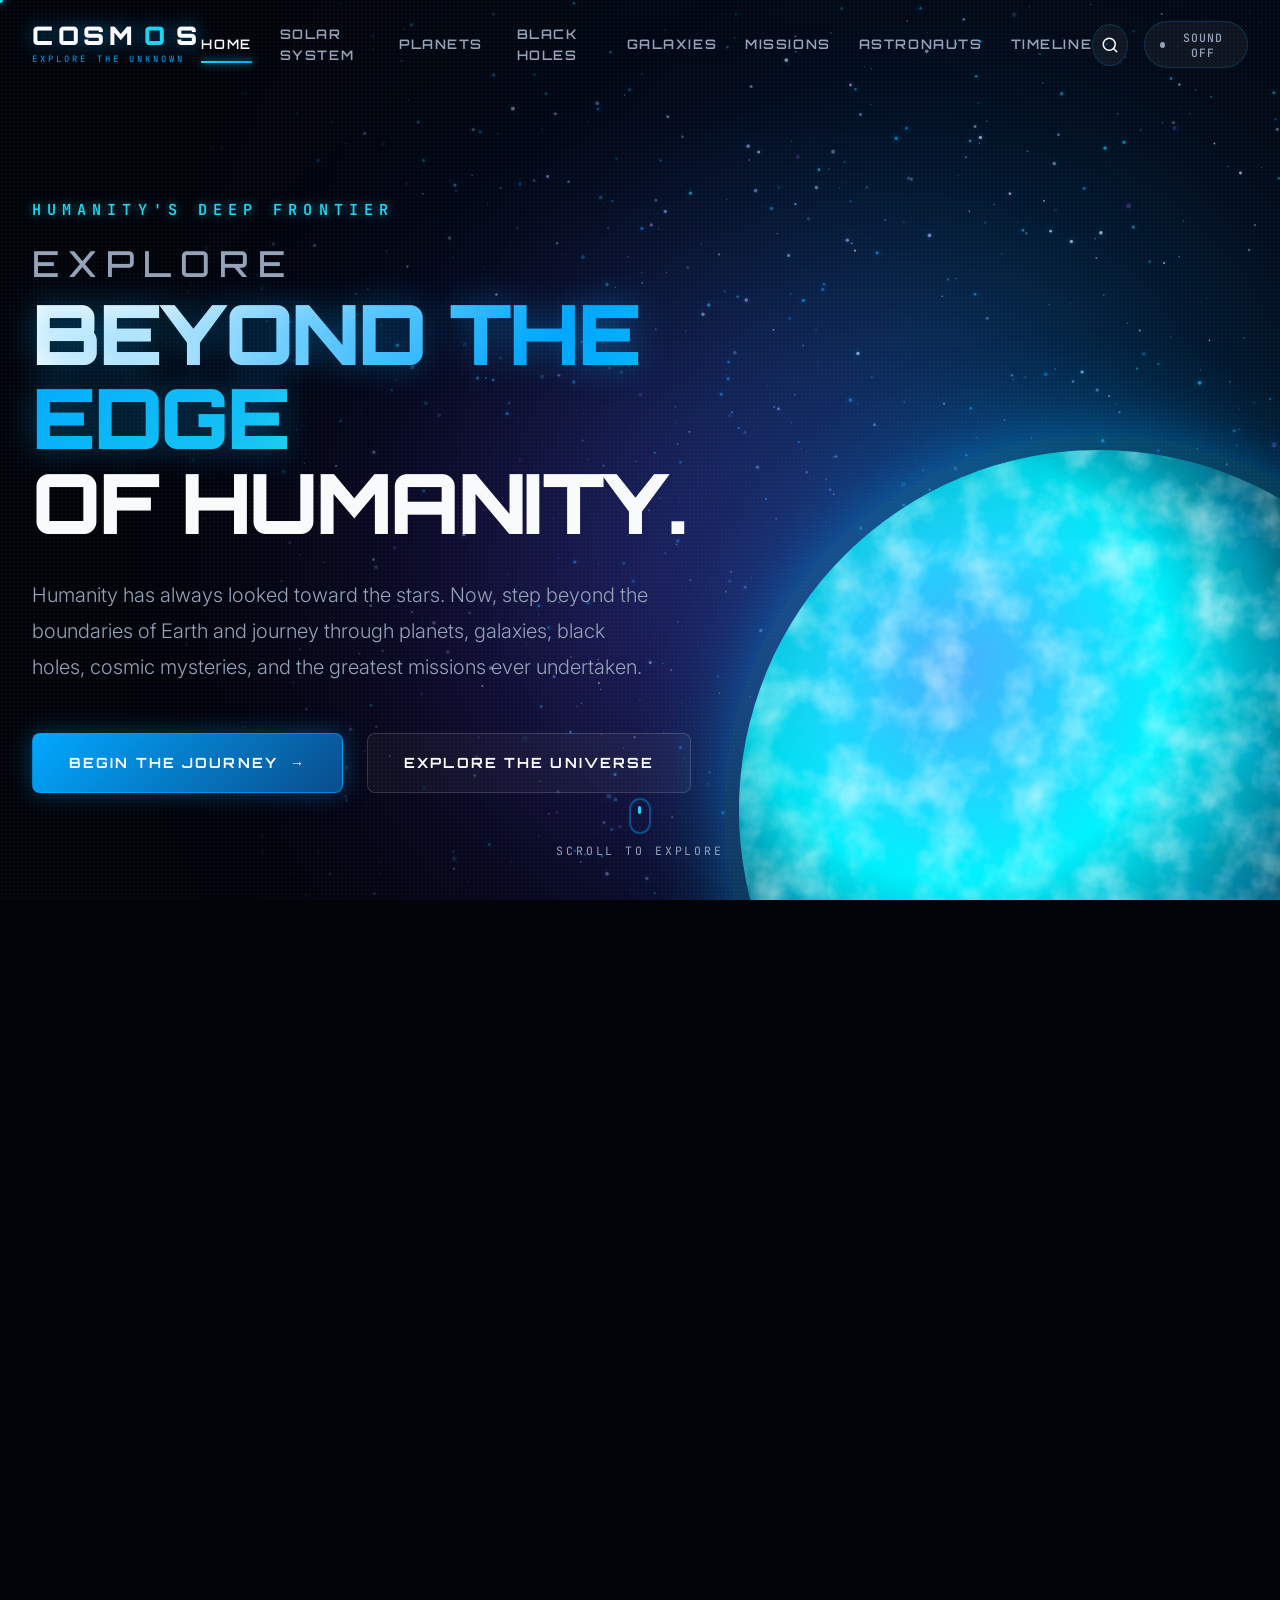
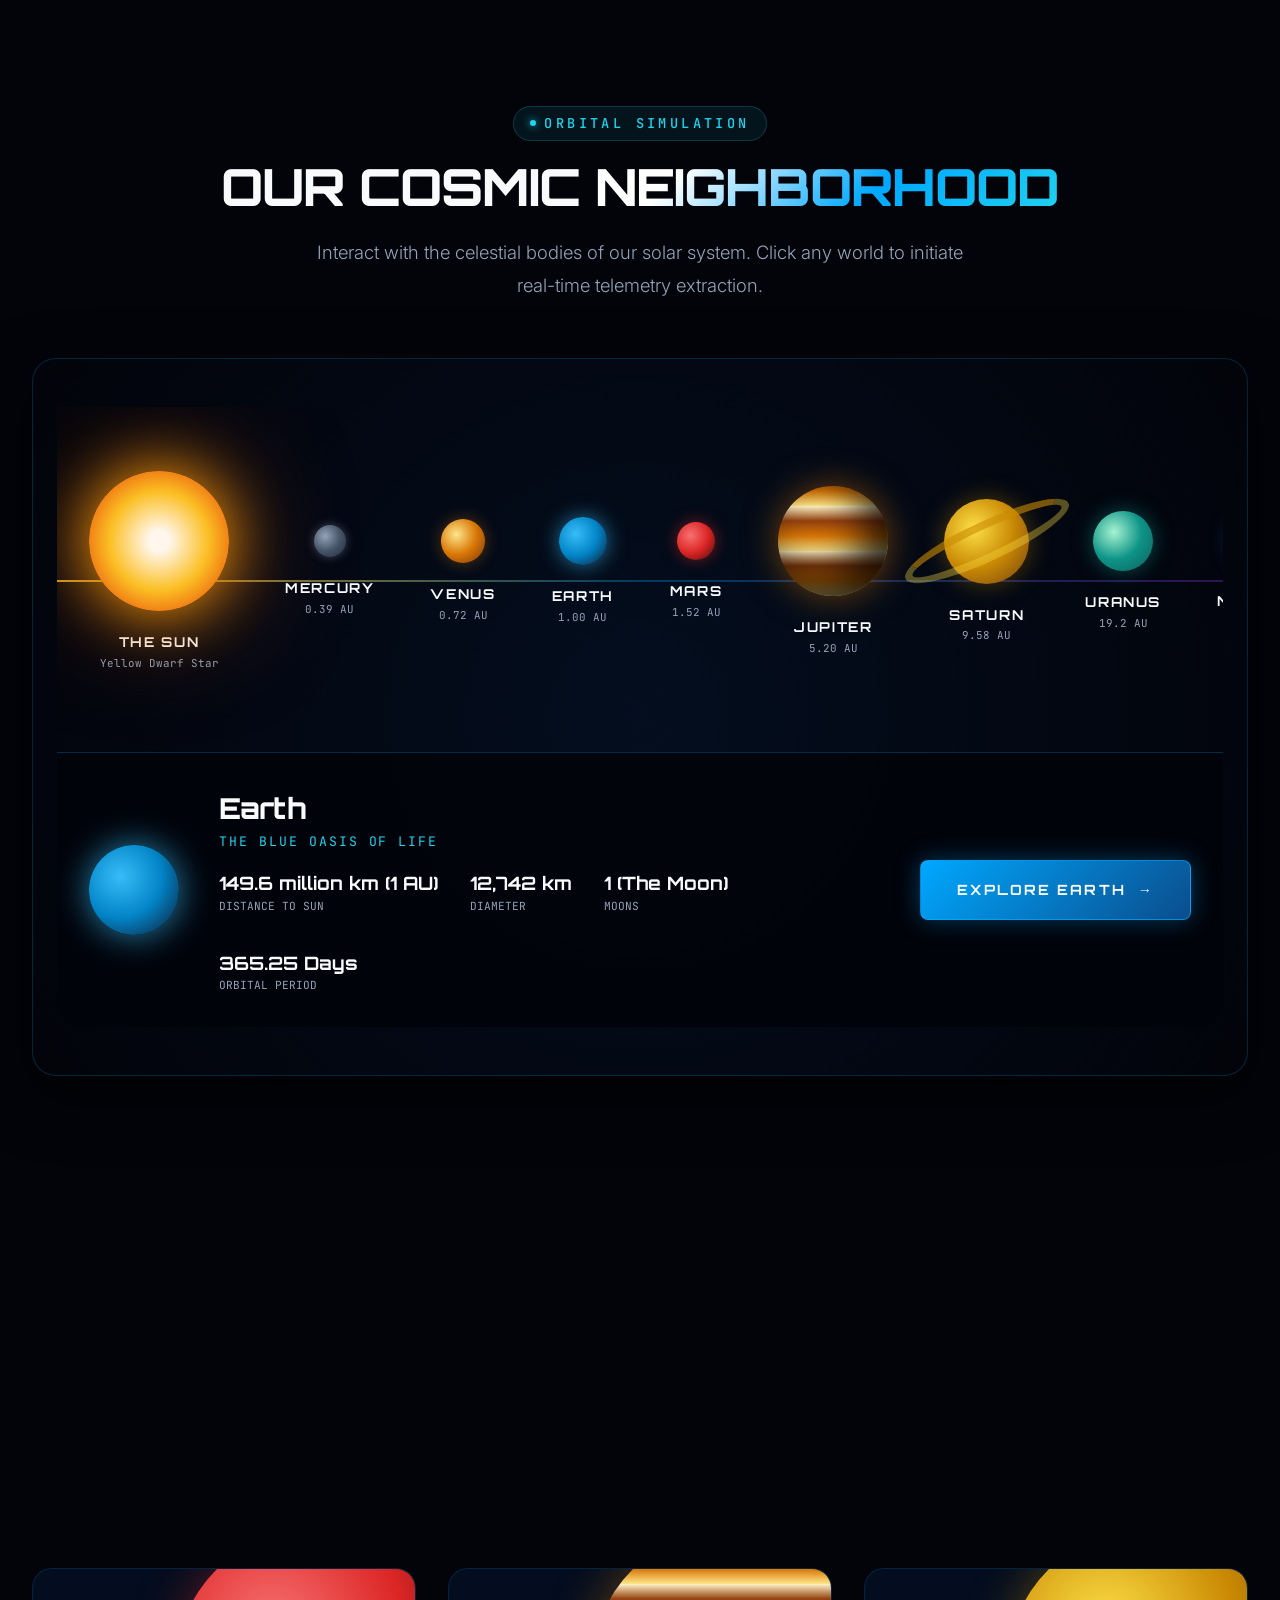
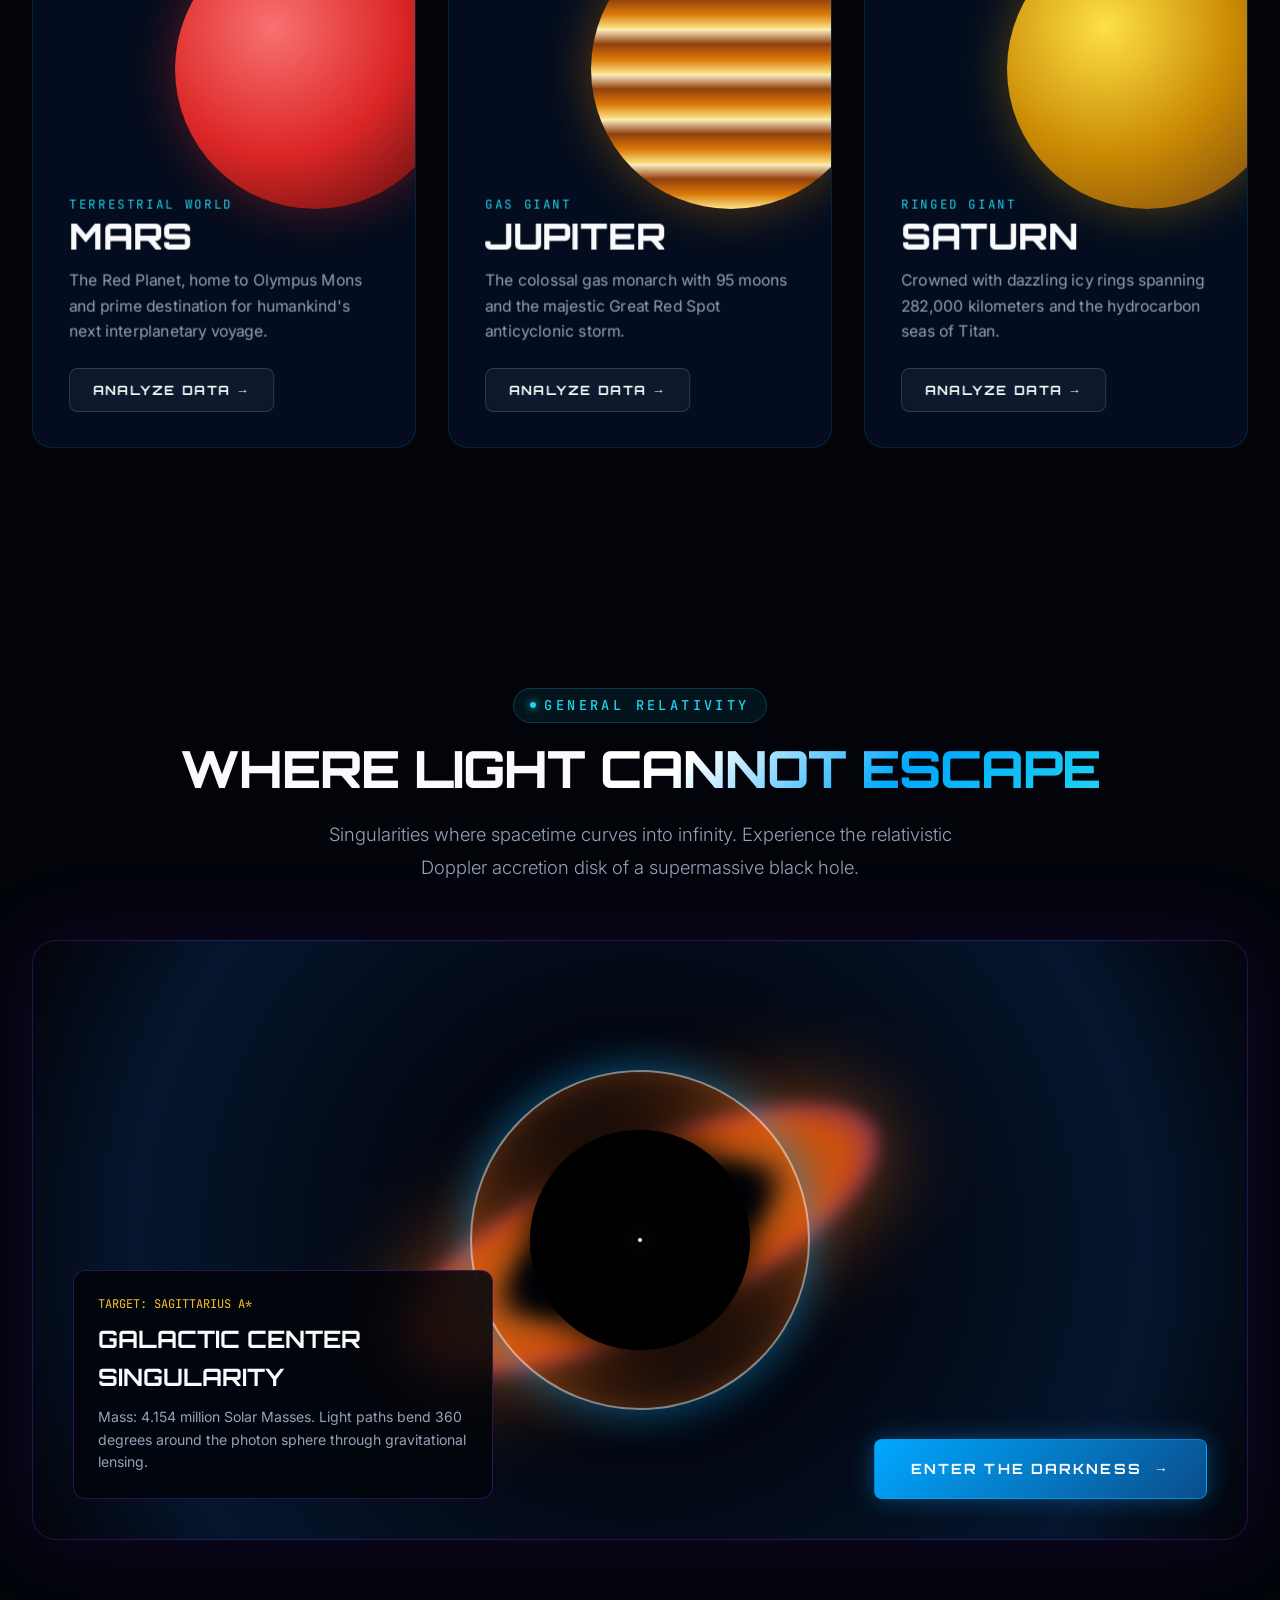
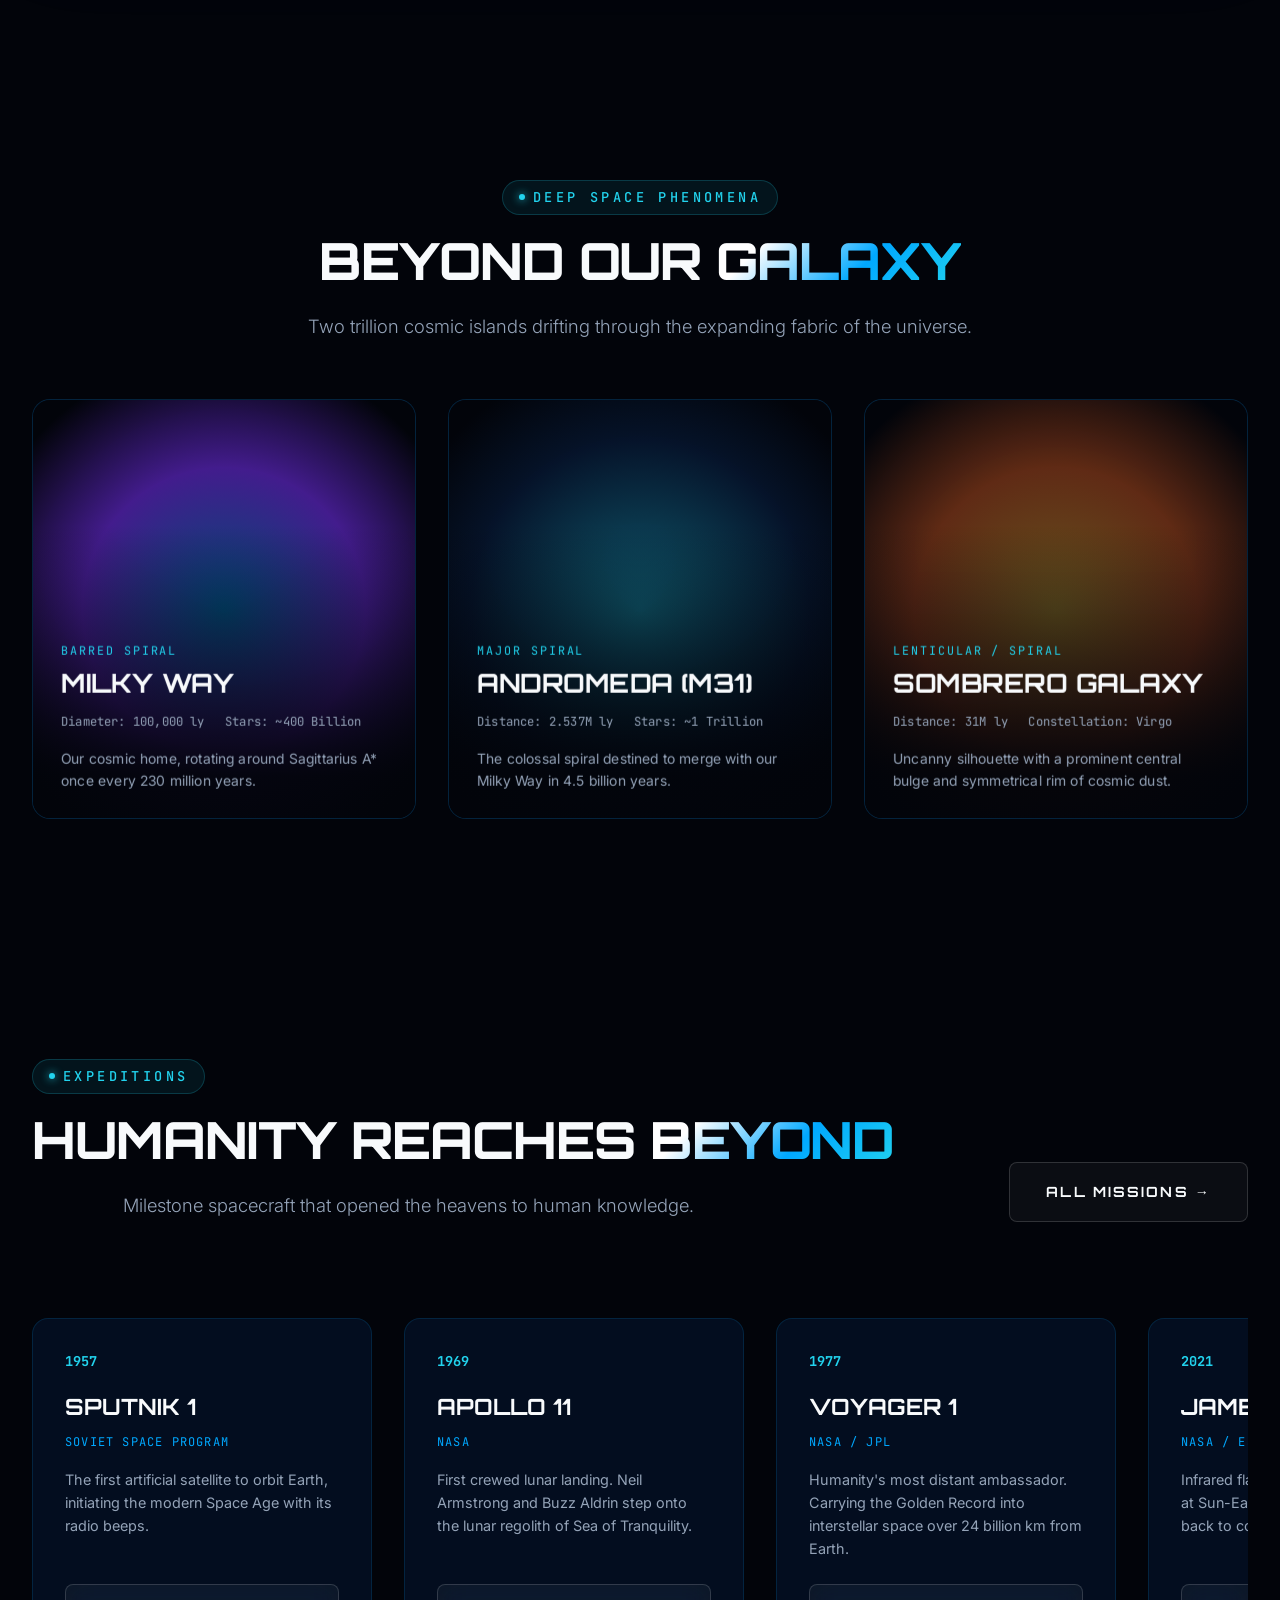
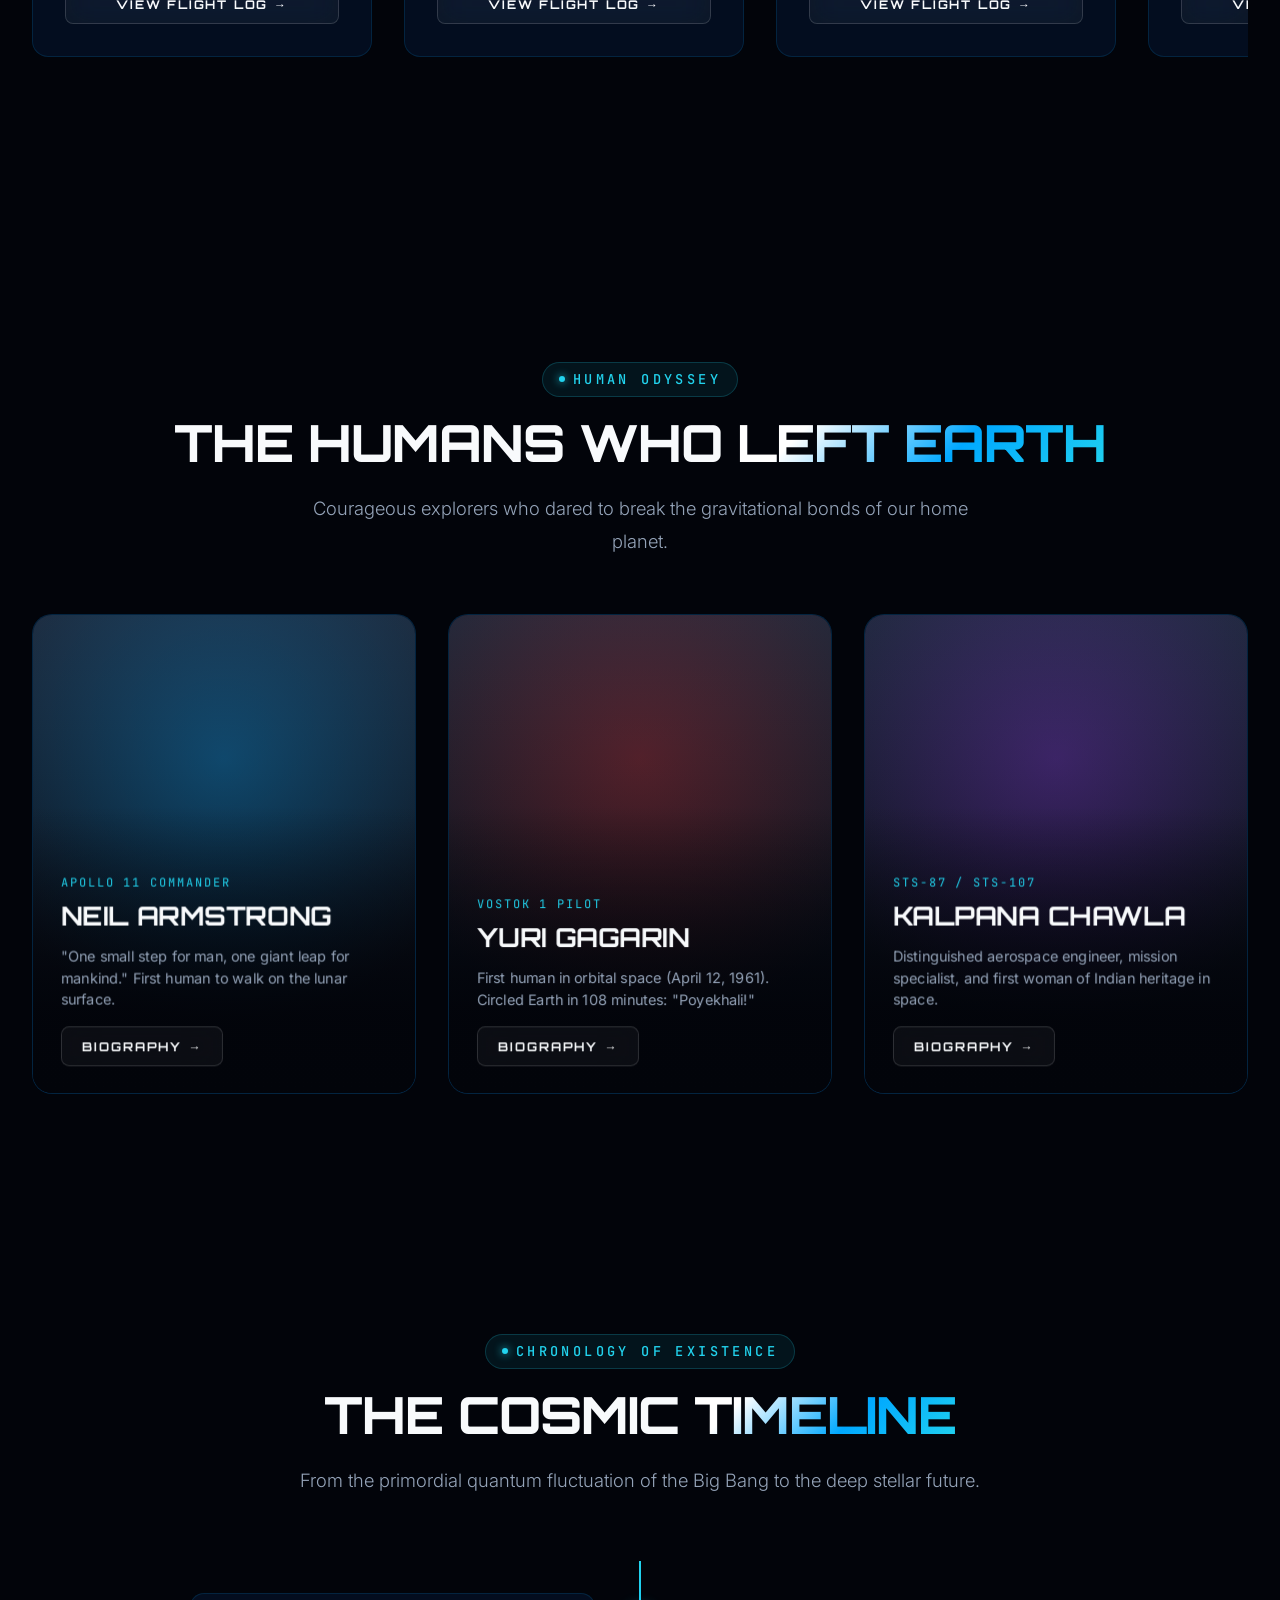
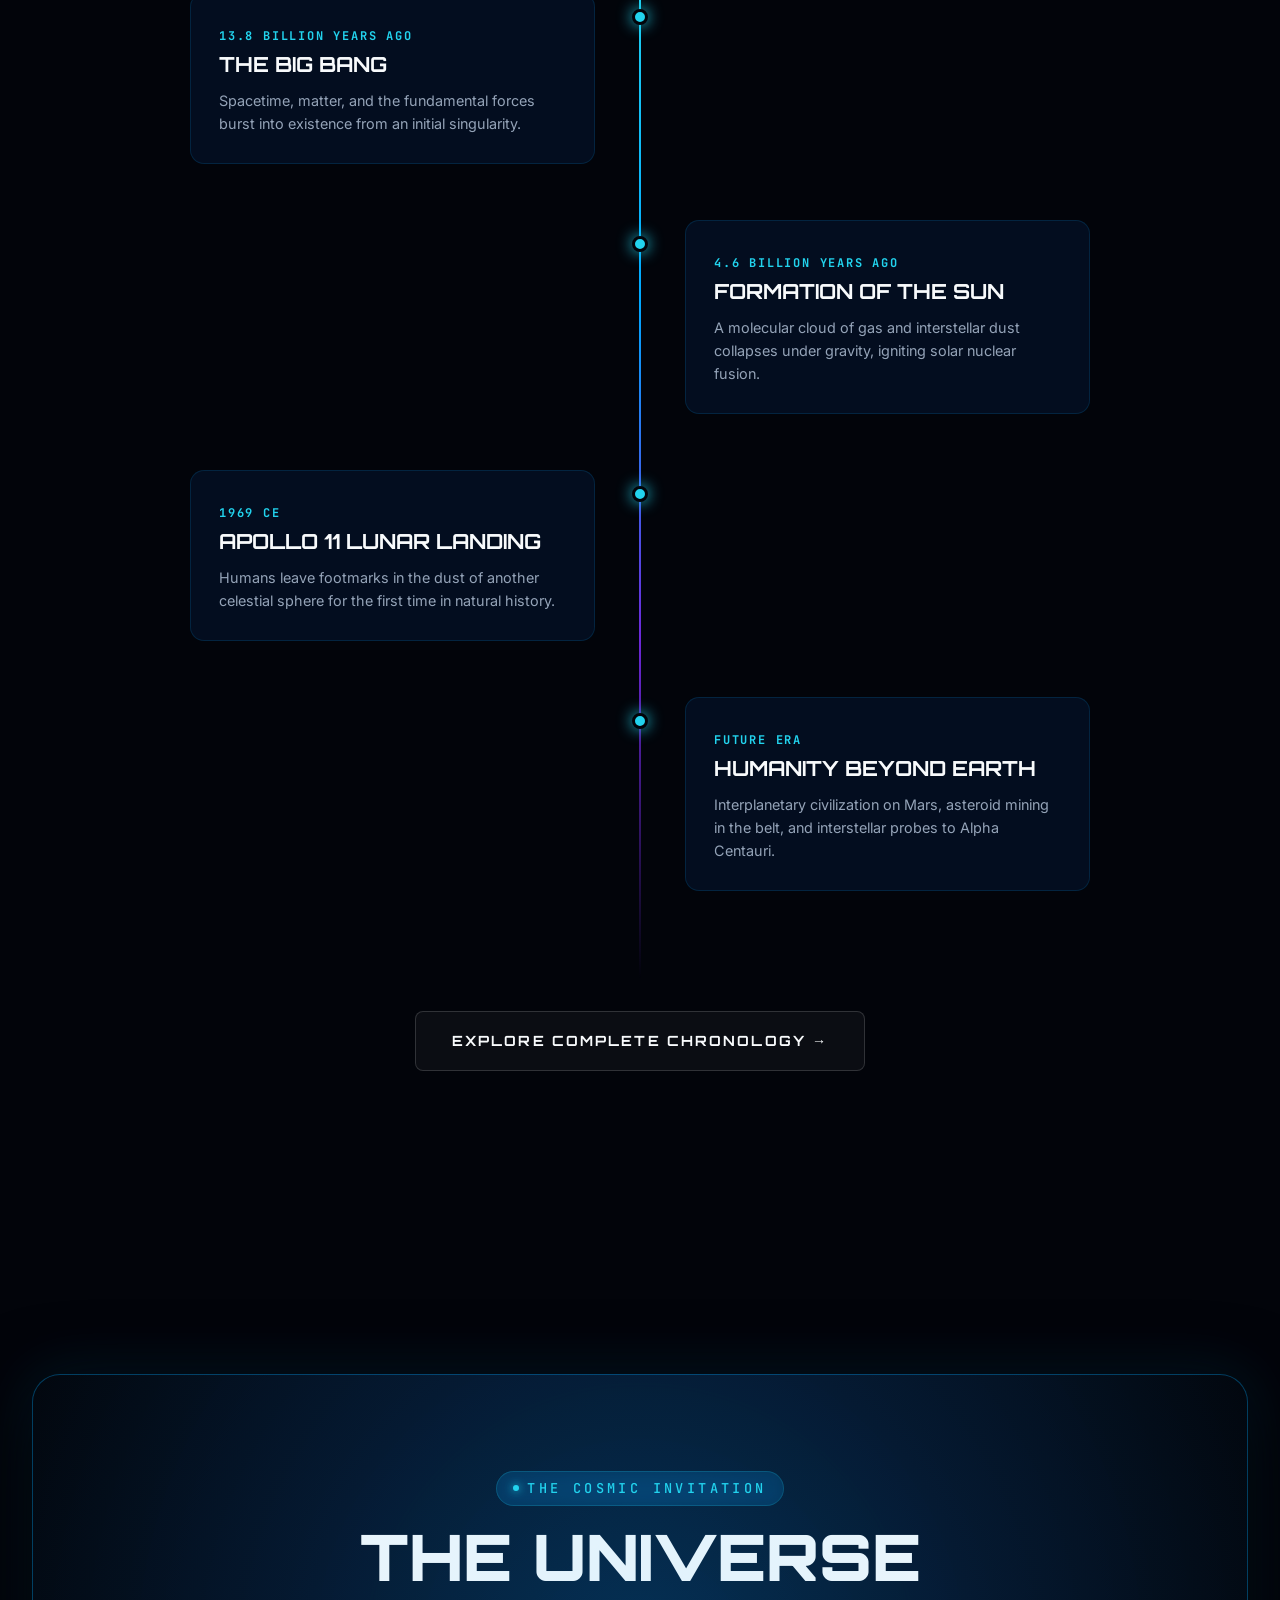
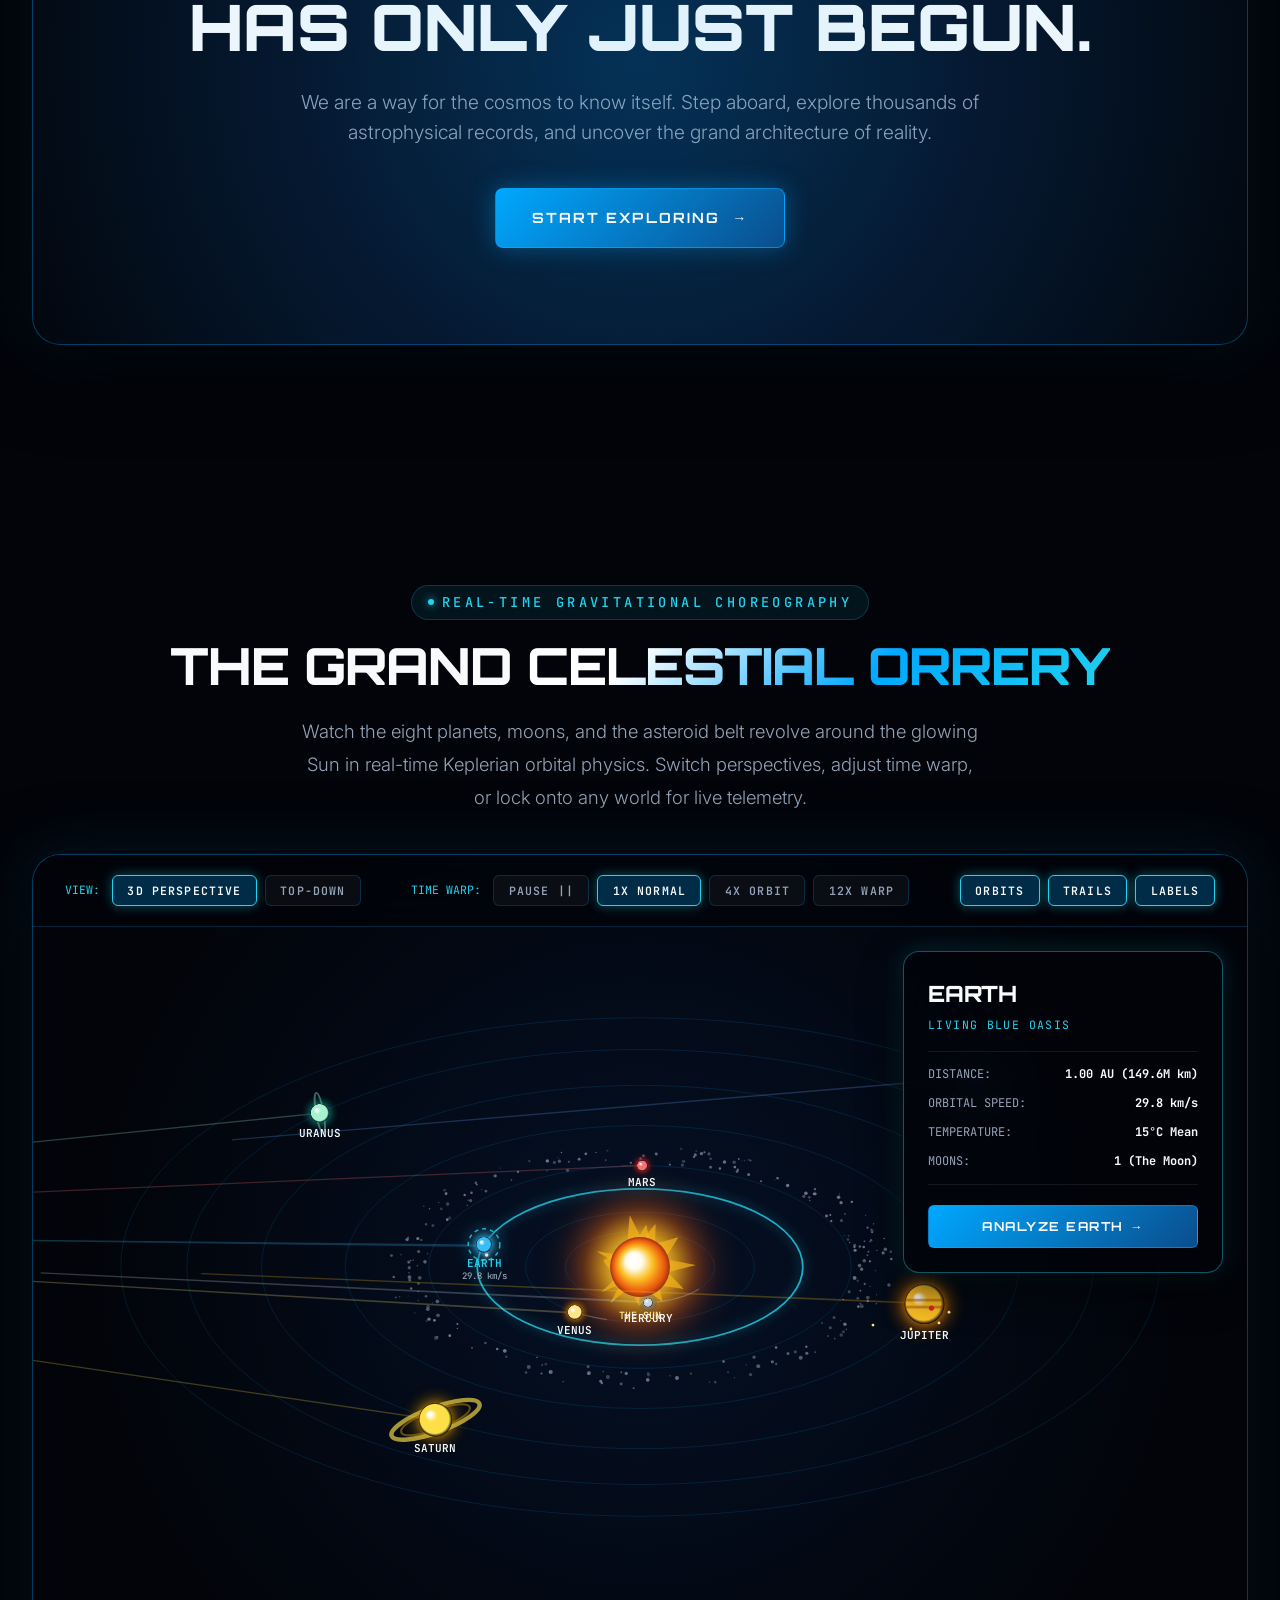
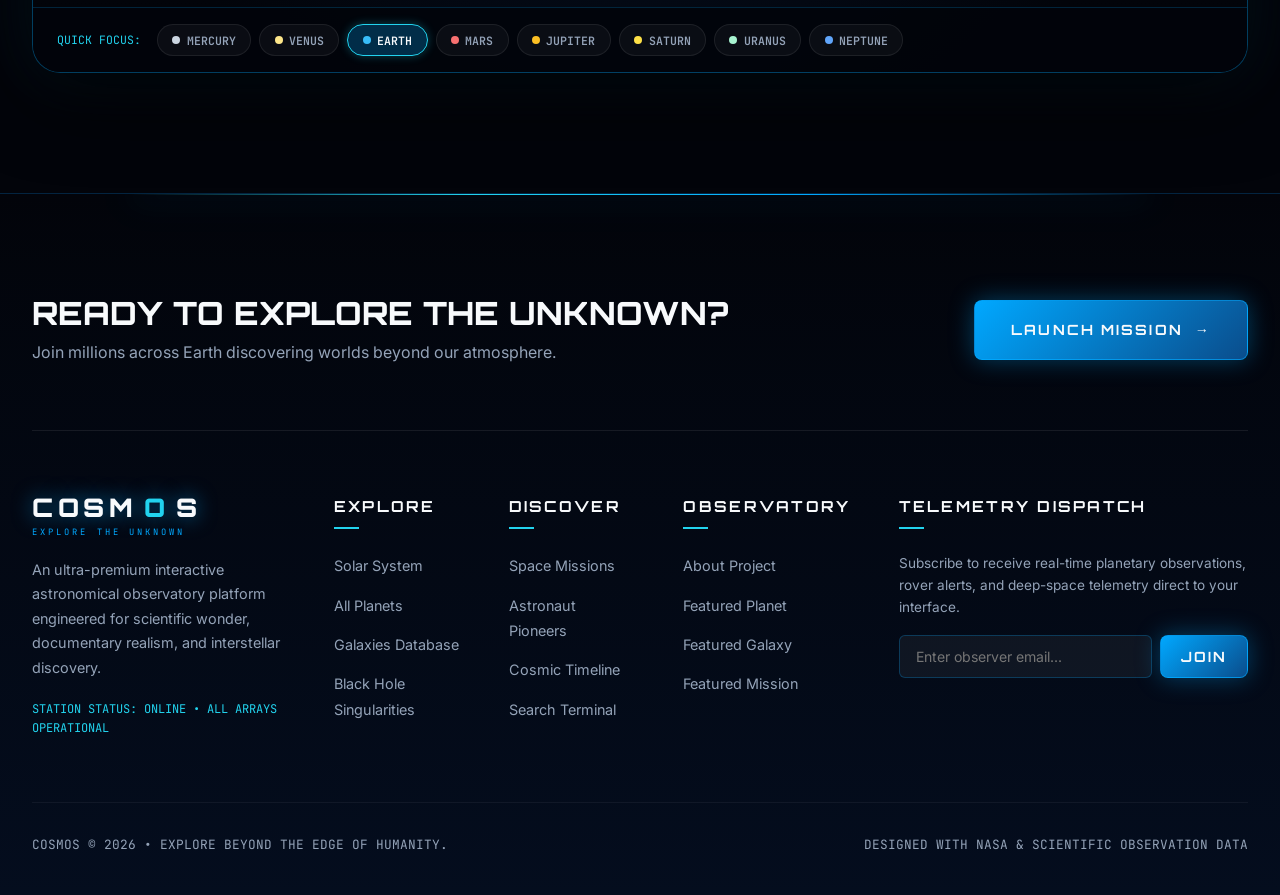
<file: index.html>
<!DOCTYPE html>
<html lang="en">
<head>
  <meta charset="UTF-8">
  <meta name="viewport" content="width=device-width, initial-scale=1.0">
  <meta name="description" content="COSMOS — Explore Beyond the Edge of Humanity. An ultra-premium, cinematic, futuristic space exploration platform combining NASA scientific depth with breathtaking visuals.">
  <title>COSMOS — Explore Beyond the Edge of Humanity</title>
  <link rel="stylesheet" href="css/style.css">
  <link rel="stylesheet" href="css/animations.css">
  <link rel="stylesheet" href="css/responsive.css">
</head>
<body>

  <!-- Canvas Background Engines -->
  <canvas id="star-canvas"></canvas>
  <canvas id="particle-canvas"></canvas>
  <div class="cosmic-noise-overlay"></div>
  <div class="shooting-star-container"></div>

  <!-- Custom Glowing Cosmic Cursor -->
  <div class="custom-cursor-dot"></div>
  <div class="custom-cursor-ring"></div>

  <!-- Fixed Transparent & Glass Header -->
  <header class="site-header" role="banner">
    <div class="cosmic-container header-inner">
      <!-- Brand Logo -->
      <a href="index.html" class="brand-logo" aria-label="COSMOS Homepage">
        <span class="logo-main">COSM<span class="accent-orbit">O</span>S</span>
        <span class="logo-sub">Explore the Unknown</span>
      </a>

      <!-- Center Desktop Navigation -->
      <nav class="main-nav" role="navigation" aria-label="Main Navigation">
        <ul class="nav-list">
          <li class="nav-item">
            <a href="index.html" class="nav-link active">Home</a>
          </li>
          <li class="nav-item">
            <a href="solar-system.html" class="nav-link">Solar System</a>
          </li>
          <li class="nav-item">
            <a href="planets.html" class="nav-link">
              Planets
              <svg class="dropdown-caret" viewBox="0 0 10 6" fill="currentColor">
                <path d="M1 1L5 5L9 1" stroke="currentColor" stroke-width="1.5" stroke-linecap="round" fill="none"/>
              </svg>
            </a>
            <!-- Advanced Mega Menu -->
            <div class="mega-menu" role="menu">
              <div class="mega-menu-grid">
                <a href="planet-details.html?planet=mercury" class="mega-menu-item">
                  <div class="mega-thumb">
                    <div class="planet-orb-mini" style="background: radial-gradient(circle at 35% 35%, #CBD5E1, #64748B, #1E293B);"></div>
                  </div>
                  <span class="mega-item-title">Mercury</span>
                  <span class="mega-item-desc">Swift iron world of solar extremes.</span>
                </a>
                <a href="planet-details.html?planet=venus" class="mega-menu-item">
                  <div class="mega-thumb">
                    <div class="planet-orb-mini" style="background: radial-gradient(circle at 35% 35%, #FDE68A, #D97706, #78350F);"></div>
                  </div>
                  <span class="mega-item-title">Venus</span>
                  <span class="mega-item-desc">Crushing toxic greenhouse inferno.</span>
                </a>
                <a href="planet-details.html?planet=earth" class="mega-menu-item">
                  <div class="mega-thumb">
                    <div class="planet-orb-mini" style="background: radial-gradient(circle at 35% 35%, #38BDF8, #0284C7, #0F172A);"></div>
                  </div>
                  <span class="mega-item-title">Earth</span>
                  <span class="mega-item-desc">Luminous blue cradle of living oceans.</span>
                </a>
                <a href="planet-details.html?planet=mars" class="mega-menu-item">
                  <div class="mega-thumb">
                    <div class="planet-orb-mini" style="background: radial-gradient(circle at 35% 35%, #F87171, #DC2626, #450A0A);"></div>
                  </div>
                  <span class="mega-item-title">Mars</span>
                  <span class="mega-item-desc">Crimson frontier of colossal volcanoes.</span>
                </a>
                <a href="planet-details.html?planet=jupiter" class="mega-menu-item">
                  <div class="mega-thumb">
                    <div class="planet-orb-mini" style="background: repeating-linear-gradient(0deg, #FDE68A, #D97706 15px, #92400E 30px, #FEF3C7 45px);"></div>
                  </div>
                  <span class="mega-item-title">Jupiter</span>
                  <span class="mega-item-desc">Colossal gas giant with ancient storm.</span>
                </a>
                <a href="planet-details.html?planet=saturn" class="mega-menu-item">
                  <div class="mega-thumb">
                    <div class="planet-orb-mini" style="background: radial-gradient(circle at 35% 35%, #FDE047, #CA8A04, #713F12);"></div>
                  </div>
                  <span class="mega-item-title">Saturn</span>
                  <span class="mega-item-desc">Ringed marvel with ocean moon enceladus.</span>
                </a>
                <a href="planet-details.html?planet=uranus" class="mega-menu-item">
                  <div class="mega-thumb">
                    <div class="planet-orb-mini" style="background: radial-gradient(circle at 35% 35%, #A7F3D0, #0D9488, #115E59);"></div>
                  </div>
                  <span class="mega-item-title">Uranus</span>
                  <span class="mega-item-desc">Sideways ice giant rolling through space.</span>
                </a>
                <a href="planet-details.html?planet=neptune" class="mega-menu-item">
                  <div class="mega-thumb">
                    <div class="planet-orb-mini" style="background: radial-gradient(circle at 35% 35%, #60A5FA, #2563EB, #1E3A8A);"></div>
                  </div>
                  <span class="mega-item-title">Neptune</span>
                  <span class="mega-item-desc">Supersonic winds on deep cobalt world.</span>
                </a>
              </div>
            </div>
          </li>
          <li class="nav-item">
            <a href="black-holes.html" class="nav-link">Black Holes</a>
          </li>
          <li class="nav-item">
            <a href="galaxies.html" class="nav-link">Galaxies</a>
          </li>
          <li class="nav-item">
            <a href="space-missions.html" class="nav-link">Missions</a>
          </li>
          <li class="nav-item">
            <a href="astronauts.html" class="nav-link">Astronauts</a>
          </li>
          <li class="nav-item">
            <a href="space-timeline.html" class="nav-link">Timeline</a>
          </li>
        </ul>
      </nav>

      <!-- Right Header Actions -->
      <div class="header-actions">
        <!-- Search Button -->
        <a href="search.html" class="icon-btn" aria-label="Search Cosmos Database">
          <svg width="18" height="18" viewBox="0 0 24 24" fill="none" stroke="currentColor" stroke-width="2" stroke-linecap="round" stroke-linejoin="round">
            <circle cx="11" cy="11" r="8"></circle>
            <line x1="21" y1="21" x2="16.65" y2="16.65"></line>
          </svg>
        </a>

        <!-- Sound Synthesizer Toggle -->
        <button class="sound-toggle" aria-label="Toggle Cosmic Sound Ambient">
          <span class="sound-dot"></span>
          <span class="sound-text">SOUND OFF</span>
        </button>

        <!-- Mobile Hamburger Button -->
        <button class="mobile-menu-btn" aria-label="Toggle Navigation Menu">
          <span></span>
          <span></span>
          <span></span>
        </button>
      </div>
    </div>
  </header>

  <!-- Fullscreen Mobile Navigation Experience -->
  <div class="mobile-menu-overlay" role="dialog" aria-modal="true">
    <ul class="mobile-nav-list">
      <li class="mobile-nav-item"><a href="index.html" class="mobile-nav-link active">Home</a></li>
      <li class="mobile-nav-item"><a href="solar-system.html" class="mobile-nav-link">Solar System</a></li>
      <li class="mobile-nav-item"><a href="planets.html" class="mobile-nav-link">Planets</a></li>
      <li class="mobile-nav-item"><a href="black-holes.html" class="mobile-nav-link">Black Holes</a></li>
      <li class="mobile-nav-item"><a href="galaxies.html" class="mobile-nav-link">Galaxies</a></li>
      <li class="mobile-nav-item"><a href="space-missions.html" class="mobile-nav-link">Missions</a></li>
      <li class="mobile-nav-item"><a href="astronauts.html" class="mobile-nav-link">Astronauts</a></li>
      <li class="mobile-nav-item"><a href="space-timeline.html" class="mobile-nav-link">Timeline</a></li>
      <li class="mobile-nav-item"><a href="search.html" class="mobile-nav-link">Search Terminal</a></li>
      <li class="mobile-nav-item"><a href="about.html" class="mobile-nav-link">About Project</a></li>
    </ul>
    <div class="mobile-menu-footer">
      <a href="search.html" class="cosmic-btn cosmic-btn-secondary" style="padding: 0.75rem 1.5rem;">SEARCH DATABASE</a>
    </div>
  </div>

  <main id="main-content">

    <!-- ==========================================================================
         SECTION 1: CINEMATIC HERO
         ========================================================================== -->
    <section class="hero-section" data-section="hero">
      <div class="hero-universe-layer"></div>
      <div class="hero-nebula hero-nebula-blue" data-parallax-depth="0.03"></div>
      <div class="hero-nebula hero-nebula-purple" data-parallax-depth="0.02"></div>

      <!-- 7-Layer Realistic 4K Earth Visualization -->
      <div class="hero-earth-container" data-parallax-depth="0.06">
        <div class="earth-atmosphere"></div>
        <div class="earth-globe">
          <div class="earth-texture-layer"></div>
          <div class="earth-clouds"></div>
        </div>
      </div>

      <div class="cosmic-container">
        <div class="hero-content">
          <span class="hero-subtag reveal-up delay-1">HUMANITY'S DEEP FRONTIER</span>
          <h1 class="hero-title reveal-up delay-2">
            <span class="title-small">EXPLORE</span>
            <span class="title-highlight">BEYOND THE EDGE</span><br>
            OF HUMANITY.
          </h1>
          <p class="hero-desc reveal-up delay-3">
            Humanity has always looked toward the stars. Now, step beyond the boundaries of Earth and journey through planets, galaxies, black holes, cosmic mysteries, and the greatest missions ever undertaken.
          </p>
          <div class="hero-actions reveal-up delay-4">
            <a href="solar-system.html" class="cosmic-btn cosmic-btn-primary">
              BEGIN THE JOURNEY <span class="arrow">→</span>
            </a>
            <a href="planets.html" class="cosmic-btn cosmic-btn-secondary">
              EXPLORE THE UNIVERSE
            </a>
          </div>
        </div>
      </div>

      <!-- Animated Scroll Prompt -->
      <div class="hero-scroll-indicator">
        <div class="scroll-mouse-icon">
          <div class="scroll-wheel"></div>
        </div>
        <span>SCROLL TO EXPLORE</span>
      </div>
    </section>

    <!-- ==========================================================================
         SECTION 2: EXPLORE THE COSMOS & STATS
         ========================================================================== -->
    <section class="section-spacing" data-section="cosmos-intro">
      <div class="cosmic-container">
        <div style="text-align: center;" class="reveal-up">
          <span class="section-tag">COSMIC TELEMETRY</span>
          <h2 class="section-title">THE UNIVERSE IS WAITING.</h2>
          <p class="section-subtitle">
            13.8 BILLION YEARS OF COSMIC HISTORY. ONE ENDLESS JOURNEY THROUGH THE IMMENSITY OF SPACE AND TIME.
          </p>
        </div>

        <div class="stats-grid">
          <div class="stat-card tilt-card reveal-up delay-1">
            <div class="stat-number" data-target="8">0</div>
            <div class="stat-label">Planets Explored</div>
          </div>
          <div class="stat-card tilt-card reveal-up delay-2">
            <div class="stat-number" data-target="100" data-suffix="+">0</div>
            <div class="stat-label">Historic Missions</div>
          </div>
          <div class="stat-card tilt-card reveal-up delay-3">
            <div class="stat-number" data-target="2" data-suffix="T">0</div>
            <div class="stat-label">Observable Galaxies</div>
          </div>
          <div class="stat-card tilt-card reveal-up delay-4">
            <div class="stat-number" data-target="13.8" data-suffix="B">0</div>
            <div class="stat-label">Years of Cosmic History</div>
          </div>
        </div>
      </div>
    </section>

    <!-- ==========================================================================
         SECTION 3: INTERACTIVE HORIZONTAL SOLAR SYSTEM
         ========================================================================== -->
    <section class="section-spacing" data-section="solar-system-interactive">
      <div class="cosmic-container">
        <div style="text-align: center;" class="reveal-up">
          <span class="section-tag">ORBITAL SIMULATION</span>
          <h2 class="section-title">OUR COSMIC <span class="gradient-text">NEIGHBORHOOD</span></h2>
          <p class="section-subtitle">
            Interact with the celestial bodies of our solar system. Click any world to initiate real-time telemetry extraction.
          </p>
        </div>

        <div class="solar-system-wrapper reveal-up delay-2">
          <!-- Horizontal Orbital Track -->
          <div class="solar-system-track" id="solar-system-track">
            <!-- Sun -->
            <div class="celestial-item" data-planet="sun" role="button" tabindex="0">
              <div class="celestial-body sun"></div>
              <span class="celestial-name">The Sun</span>
              <span class="celestial-type">Yellow Dwarf Star</span>
            </div>

            <!-- Mercury -->
            <div class="celestial-item" data-planet="mercury" role="button" tabindex="0">
              <div class="celestial-body mercury"></div>
              <span class="celestial-name">Mercury</span>
              <span class="celestial-type">0.39 AU</span>
            </div>

            <!-- Venus -->
            <div class="celestial-item" data-planet="venus" role="button" tabindex="0">
              <div class="celestial-body venus"></div>
              <span class="celestial-name">Venus</span>
              <span class="celestial-type">0.72 AU</span>
            </div>

            <!-- Earth -->
            <div class="celestial-item active" data-planet="earth" role="button" tabindex="0">
              <div class="celestial-body earth"></div>
              <span class="celestial-name">Earth</span>
              <span class="celestial-type">1.00 AU</span>
            </div>

            <!-- Mars -->
            <div class="celestial-item" data-planet="mars" role="button" tabindex="0">
              <div class="celestial-body mars"></div>
              <span class="celestial-name">Mars</span>
              <span class="celestial-type">1.52 AU</span>
            </div>

            <!-- Jupiter -->
            <div class="celestial-item" data-planet="jupiter" role="button" tabindex="0">
              <div class="celestial-body jupiter"></div>
              <span class="celestial-name">Jupiter</span>
              <span class="celestial-type">5.20 AU</span>
            </div>

            <!-- Saturn -->
            <div class="celestial-item" data-planet="saturn" role="button" tabindex="0">
              <div class="celestial-body saturn">
                <div class="saturn-ring"></div>
              </div>
              <span class="celestial-name">Saturn</span>
              <span class="celestial-type">9.58 AU</span>
            </div>

            <!-- Uranus -->
            <div class="celestial-item" data-planet="uranus" role="button" tabindex="0">
              <div class="celestial-body uranus"></div>
              <span class="celestial-name">Uranus</span>
              <span class="celestial-type">19.2 AU</span>
            </div>

            <!-- Neptune -->
            <div class="celestial-item" data-planet="neptune" role="button" tabindex="0">
              <div class="celestial-body neptune"></div>
              <span class="celestial-name">Neptune</span>
              <span class="celestial-type">30.1 AU</span>
            </div>

            <!-- Pluto -->
            <div class="celestial-item" data-planet="pluto" role="button" tabindex="0">
              <div class="celestial-body" style="width: 28px; height: 28px; background: radial-gradient(circle at 35% 35%, #E2E8F0, #64748B, #334155); box-shadow: 0 0 10px rgba(226, 232, 240, 0.4);"></div>
              <span class="celestial-name">Pluto</span>
              <span class="celestial-type">39.5 AU</span>
            </div>
          </div>

          <!-- Live Planetary Telemetry Drawer -->
          <div class="planet-telemetry-drawer" id="planet-telemetry-drawer">
            <div class="drawer-preview-orb"></div>
            <div class="drawer-info">
              <h3 class="drawer-title">EARTH</h3>
              <div class="drawer-subtitle">THE BLUE OASIS OF LIFE</div>
              <div class="drawer-metrics">
                <div class="drawer-metric-item">
                  <span class="drawer-metric-val drawer-dist">149.6M km</span>
                  <span class="drawer-metric-lbl">Distance to Sun</span>
                </div>
                <div class="drawer-metric-item">
                  <span class="drawer-metric-val drawer-diam">12,742 km</span>
                  <span class="drawer-metric-lbl">Diameter</span>
                </div>
                <div class="drawer-metric-item">
                  <span class="drawer-metric-val drawer-moons">1</span>
                  <span class="drawer-metric-lbl">Moons</span>
                </div>
                <div class="drawer-metric-item">
                  <span class="drawer-metric-val drawer-period">365.25 Days</span>
                  <span class="drawer-metric-lbl">Orbital Period</span>
                </div>
              </div>
            </div>
            <div>
              <a href="planet-details.html?planet=earth" class="cosmic-btn cosmic-btn-primary drawer-explore-btn">
                EXPLORE EARTH <span class="arrow">→</span>
              </a>
            </div>
          </div>
        </div>
      </div>
    </section>

    <!-- ==========================================================================
         SECTION 4: FEATURED PLANETS (3D Tilt Cards)
         ========================================================================== -->
    <section class="section-spacing" data-section="featured-planets">
      <div class="cosmic-container">
        <div style="display: flex; justify-content: space-between; align-items: flex-end; flex-wrap: wrap; gap: 1.5rem;" class="reveal-up">
          <div>
            <span class="section-tag">CELESTIAL CATALOG</span>
            <h2 class="section-title">FEATURED <span class="gradient-text">WORLDS</span></h2>
            <p class="section-subtitle">Examine the high-resolution planetary environments shaping our cosmic architecture.</p>
          </div>
          <a href="planets.html" class="cosmic-btn cosmic-btn-secondary">VIEW ALL 8 WORLDS →</a>
        </div>

        <div class="planets-grid">
          <!-- Mars Card -->
          <a href="planet-details.html?planet=mars" class="planet-feature-card tilt-card reveal-up delay-1">
            <div class="planet-card-visual" style="background: radial-gradient(circle at 35% 35%, #F87171, #DC2626, #450A0A); box-shadow: 0 0 50px rgba(220, 38, 38, 0.4);"></div>
            <div class="planet-card-content tilt-inner">
              <span class="planet-card-category">Terrestrial World</span>
              <h3 class="planet-card-name">MARS</h3>
              <p class="planet-card-summary">The Red Planet, home to Olympus Mons and prime destination for humankind's next interplanetary voyage.</p>
              <span class="cosmic-btn cosmic-btn-secondary" style="padding: 0.65rem 1.4rem; font-size: 0.78rem;">ANALYZE DATA →</span>
            </div>
          </a>

          <!-- Jupiter Card -->
          <a href="planet-details.html?planet=jupiter" class="planet-feature-card tilt-card reveal-up delay-2">
            <div class="planet-card-visual" style="background: repeating-linear-gradient(0deg, #FDE68A, #D97706 15px, #92400E 30px, #FEF3C7 45px); box-shadow: 0 0 50px rgba(217, 119, 6, 0.4);"></div>
            <div class="planet-card-content tilt-inner">
              <span class="planet-card-category">Gas Giant</span>
              <h3 class="planet-card-name">JUPITER</h3>
              <p class="planet-card-summary">The colossal gas monarch with 95 moons and the majestic Great Red Spot anticyclonic storm.</p>
              <span class="cosmic-btn cosmic-btn-secondary" style="padding: 0.65rem 1.4rem; font-size: 0.78rem;">ANALYZE DATA →</span>
            </div>
          </a>

          <!-- Saturn Card -->
          <a href="planet-details.html?planet=saturn" class="planet-feature-card tilt-card reveal-up delay-3">
            <div class="planet-card-visual" style="background: radial-gradient(circle at 35% 35%, #FDE047, #CA8A04, #713F12); box-shadow: 0 0 50px rgba(202, 138, 4, 0.4);"></div>
            <div class="planet-card-content tilt-inner">
              <span class="planet-card-category">Ringed Giant</span>
              <h3 class="planet-card-name">SATURN</h3>
              <p class="planet-card-summary">Crowned with dazzling icy rings spanning 282,000 kilometers and the hydrocarbon seas of Titan.</p>
              <span class="cosmic-btn cosmic-btn-secondary" style="padding: 0.65rem 1.4rem; font-size: 0.78rem;">ANALYZE DATA →</span>
            </div>
          </a>
        </div>
      </div>
    </section>

    <!-- ==========================================================================
         SECTION 5: BLACK HOLE SIMULATION
         ========================================================================== -->
    <section class="section-spacing" data-section="black-holes">
      <div class="cosmic-container">
        <div style="text-align: center;" class="reveal-up">
          <span class="section-tag">GENERAL RELATIVITY</span>
          <h2 class="section-title">WHERE LIGHT <span class="gradient-text">CANNOT ESCAPE</span></h2>
          <p class="section-subtitle">
            Singularities where spacetime curves into infinity. Experience the relativistic Doppler accretion disk of a supermassive black hole.
          </p>
        </div>

        <div class="black-hole-showcase reveal-up delay-2">
          <!-- Relativistic Black Hole Simulation Engine -->
          <div class="black-hole-engine">
            <div class="accretion-disk"></div>
            <div class="gravitational-lens"></div>
            <div class="event-horizon">
              <div class="singularity-core"></div>
            </div>
          </div>

          <!-- Real-Time Physics Telemetry Overlay -->
          <div class="black-hole-overlay-content">
            <div class="black-hole-data-box">
              <div style="font-family: var(--font-mono); font-size: 0.75rem; color: var(--accent-gold); text-transform: uppercase; margin-bottom: 0.4rem;">TARGET: SAGITTARIUS A*</div>
              <h3 style="font-family: var(--font-heading); font-size: 1.5rem; color: var(--starlight-white); margin-bottom: 0.6rem;">GALACTIC CENTER SINGULARITY</h3>
              <p style="font-size: 0.88rem; color: var(--soft-space-gray); line-height: 1.6;">
                Mass: 4.154 million Solar Masses. Light paths bend 360 degrees around the photon sphere through gravitational lensing.
              </p>
            </div>
            <div>
              <a href="black-holes.html" class="cosmic-btn cosmic-btn-primary">
                ENTER THE DARKNESS <span class="arrow">→</span>
              </a>
            </div>
          </div>
        </div>
      </div>
    </section>

    <!-- ==========================================================================
         SECTION 6: GALAXIES BEYOND
         ========================================================================== -->
    <section class="section-spacing" data-section="galaxies">
      <div class="cosmic-container">
        <div style="text-align: center;" class="reveal-up">
          <span class="section-tag">DEEP SPACE PHENOMENA</span>
          <h2 class="section-title">BEYOND OUR <span class="gradient-text">GALAXY</span></h2>
          <p class="section-subtitle">Two trillion cosmic islands drifting through the expanding fabric of the universe.</p>
        </div>

        <div class="galaxies-grid">
          <!-- Milky Way Card -->
          <a href="galaxy-details.html?galaxy=milky-way" class="galaxy-card tilt-card reveal-up delay-1">
            <div class="galaxy-bg" style="background-image: radial-gradient(circle, rgba(0, 168, 255, 0.4) 0%, rgba(109, 40, 217, 0.6) 50%, #02040A 90%);"></div>
            <div class="galaxy-info tilt-inner">
              <span class="galaxy-type-tag">Barred Spiral</span>
              <h3 class="galaxy-name">MILKY WAY</h3>
              <div class="galaxy-meta">
                <span>Diameter: 100,000 ly</span>
                <span>Stars: ~400 Billion</span>
              </div>
              <p style="font-size: 0.85rem; color: var(--soft-space-gray); line-height: 1.5;">Our cosmic home, rotating around Sagittarius A* once every 230 million years.</p>
            </div>
          </a>

          <!-- Andromeda Card -->
          <a href="galaxy-details.html?galaxy=andromeda" class="galaxy-card tilt-card reveal-up delay-2">
            <div class="galaxy-bg" style="background-image: radial-gradient(circle, rgba(34, 211, 238, 0.4) 0%, rgba(6, 21, 45, 0.8) 60%, #02040A 90%);"></div>
            <div class="galaxy-info tilt-inner">
              <span class="galaxy-type-tag">Major Spiral</span>
              <h3 class="galaxy-name">ANDROMEDA (M31)</h3>
              <div class="galaxy-meta">
                <span>Distance: 2.537M ly</span>
                <span>Stars: ~1 Trillion</span>
              </div>
              <p style="font-size: 0.85rem; color: var(--soft-space-gray); line-height: 1.5;">The colossal spiral destined to merge with our Milky Way in 4.5 billion years.</p>
            </div>
          </a>

          <!-- Sombrero Card -->
          <a href="galaxy-details.html?galaxy=sombrero" class="galaxy-card tilt-card reveal-up delay-3">
            <div class="galaxy-bg" style="background-image: radial-gradient(circle, rgba(251, 191, 36, 0.4) 0%, rgba(234, 88, 12, 0.4) 50%, #02040A 90%);"></div>
            <div class="galaxy-info tilt-inner">
              <span class="galaxy-type-tag">Lenticular / Spiral</span>
              <h3 class="galaxy-name">SOMBRERO GALAXY</h3>
              <div class="galaxy-meta">
                <span>Distance: 31M ly</span>
                <span>Constellation: Virgo</span>
              </div>
              <p style="font-size: 0.85rem; color: var(--soft-space-gray); line-height: 1.5;">Uncanny silhouette with a prominent central bulge and symmetrical rim of cosmic dust.</p>
            </div>
          </a>
        </div>
      </div>
    </section>

    <!-- ==========================================================================
         SECTION 7: SPACE MISSIONS TIMELINE
         ========================================================================== -->
    <section class="section-spacing" data-section="missions">
      <div class="cosmic-container">
        <div style="display: flex; justify-content: space-between; align-items: flex-end; flex-wrap: wrap; gap: 1.5rem;" class="reveal-up">
          <div>
            <span class="section-tag">EXPEDITIONS</span>
            <h2 class="section-title">HUMANITY REACHES <span class="gradient-text">BEYOND</span></h2>
            <p class="section-subtitle">Milestone spacecraft that opened the heavens to human knowledge.</p>
          </div>
          <a href="space-missions.html" class="cosmic-btn cosmic-btn-secondary">ALL MISSIONS →</a>
        </div>

        <div class="missions-timeline-container reveal-up delay-2">
          <div class="missions-horizontal-track">
            <!-- Sputnik 1 -->
            <div class="mission-timeline-card tilt-card">
              <span class="mission-year-badge">1957</span>
              <h3 class="mission-title">SPUTNIK 1</h3>
              <span class="mission-agency">Soviet Space Program</span>
              <p class="mission-desc">The first artificial satellite to orbit Earth, initiating the modern Space Age with its radio beeps.</p>
              <a href="mission-details.html?mission=sputnik-1" class="cosmic-btn cosmic-btn-secondary" style="padding: 0.6rem 1rem; font-size: 0.75rem;">VIEW FLIGHT LOG →</a>
            </div>

            <!-- Apollo 11 -->
            <div class="mission-timeline-card tilt-card">
              <span class="mission-year-badge">1969</span>
              <h3 class="mission-title">APOLLO 11</h3>
              <span class="mission-agency">NASA</span>
              <p class="mission-desc">First crewed lunar landing. Neil Armstrong and Buzz Aldrin step onto the lunar regolith of Sea of Tranquility.</p>
              <a href="mission-details.html?mission=apollo-11" class="cosmic-btn cosmic-btn-secondary" style="padding: 0.6rem 1rem; font-size: 0.75rem;">VIEW FLIGHT LOG →</a>
            </div>

            <!-- Voyager 1 -->
            <div class="mission-timeline-card tilt-card">
              <span class="mission-year-badge">1977</span>
              <h3 class="mission-title">VOYAGER 1</h3>
              <span class="mission-agency">NASA / JPL</span>
              <p class="mission-desc">Humanity's most distant ambassador. Carrying the Golden Record into interstellar space over 24 billion km from Earth.</p>
              <a href="mission-details.html?mission=voyager-1" class="cosmic-btn cosmic-btn-secondary" style="padding: 0.6rem 1rem; font-size: 0.75rem;">VIEW FLIGHT LOG →</a>
            </div>

            <!-- JWST -->
            <div class="mission-timeline-card tilt-card">
              <span class="mission-year-badge">2021</span>
              <h3 class="mission-title">JAMES WEBB</h3>
              <span class="mission-agency">NASA / ESA / CSA</span>
              <p class="mission-desc">Infrared flagship observatory positioned at Sun-Earth L2 Lagrange point, peering back to cosmic dawn.</p>
              <a href="mission-details.html?mission=jwst" class="cosmic-btn cosmic-btn-secondary" style="padding: 0.6rem 1rem; font-size: 0.75rem;">VIEW FLIGHT LOG →</a>
            </div>

            <!-- Artemis -->
            <div class="mission-timeline-card tilt-card">
              <span class="mission-year-badge">2026+</span>
              <h3 class="mission-title">ARTEMIS PROGRAM</h3>
              <span class="mission-agency">NASA / International</span>
              <p class="mission-desc">Landing the next astronauts on the lunar South Pole and constructing the Gateway orbital space station.</p>
              <a href="mission-details.html?mission=artemis" class="cosmic-btn cosmic-btn-secondary" style="padding: 0.6rem 1rem; font-size: 0.75rem;">VIEW FLIGHT LOG →</a>
            </div>
          </div>
        </div>
      </div>
    </section>

    <!-- ==========================================================================
         SECTION 8: ASTRONAUT PIONEERS
         ========================================================================== -->
    <section class="section-spacing" data-section="astronauts">
      <div class="cosmic-container">
        <div style="text-align: center;" class="reveal-up">
          <span class="section-tag">HUMAN ODYSSEY</span>
          <h2 class="section-title">THE HUMANS WHO <span class="gradient-text">LEFT EARTH</span></h2>
          <p class="section-subtitle">Courageous explorers who dared to break the gravitational bonds of our home planet.</p>
        </div>

        <div class="astronauts-grid">
          <!-- Neil Armstrong -->
          <div class="astronaut-card tilt-card reveal-up delay-1">
            <div class="astronaut-portrait" style="background-image: radial-gradient(circle at 50% 30%, rgba(0, 168, 255, 0.3), transparent 70%), linear-gradient(180deg, #1E293B, #02040A);"></div>
            <div class="astronaut-details tilt-inner">
              <span class="astronaut-mission-badge">APOLLO 11 COMMANDER</span>
              <h3 class="astronaut-name">NEIL ARMSTRONG</h3>
              <p class="astronaut-achievement">"One small step for man, one giant leap for mankind." First human to walk on the lunar surface.</p>
              <a href="astronaut-details.html?astronaut=neil-armstrong" class="cosmic-btn cosmic-btn-secondary" style="padding: 0.55rem 1.2rem; font-size: 0.75rem;">BIOGRAPHY →</a>
            </div>
          </div>

          <!-- Yuri Gagarin -->
          <div class="astronaut-card tilt-card reveal-up delay-2">
            <div class="astronaut-portrait" style="background-image: radial-gradient(circle at 50% 30%, rgba(220, 38, 38, 0.3), transparent 70%), linear-gradient(180deg, #1E293B, #02040A);"></div>
            <div class="astronaut-details tilt-inner">
              <span class="astronaut-mission-badge">VOSTOK 1 PILOT</span>
              <h3 class="astronaut-name">YURI GAGARIN</h3>
              <p class="astronaut-achievement">First human in orbital space (April 12, 1961). Circled Earth in 108 minutes: "Poyekhali!"</p>
              <a href="astronaut-details.html?astronaut=yuri-gagarin" class="cosmic-btn cosmic-btn-secondary" style="padding: 0.55rem 1.2rem; font-size: 0.75rem;">BIOGRAPHY →</a>
            </div>
          </div>

          <!-- Kalpana Chawla -->
          <div class="astronaut-card tilt-card reveal-up delay-3">
            <div class="astronaut-portrait" style="background-image: radial-gradient(circle at 50% 30%, rgba(147, 51, 234, 0.3), transparent 70%), linear-gradient(180deg, #1E293B, #02040A);"></div>
            <div class="astronaut-details tilt-inner">
              <span class="astronaut-mission-badge">STS-87 / STS-107</span>
              <h3 class="astronaut-name">KALPANA CHAWLA</h3>
              <p class="astronaut-achievement">Distinguished aerospace engineer, mission specialist, and first woman of Indian heritage in space.</p>
              <a href="astronaut-details.html?astronaut=kalpana-chawla" class="cosmic-btn cosmic-btn-secondary" style="padding: 0.55rem 1.2rem; font-size: 0.75rem;">BIOGRAPHY →</a>
            </div>
          </div>
        </div>
      </div>
    </section>

    <!-- ==========================================================================
         SECTION 9: SPACE TIMELINE PREVIEW
         ========================================================================== -->
    <section class="section-spacing" data-section="timeline-preview">
      <div class="cosmic-container">
        <div style="text-align: center;" class="reveal-up">
          <span class="section-tag">CHRONOLOGY OF EXISTENCE</span>
          <h2 class="section-title">THE COSMIC <span class="gradient-text">TIMELINE</span></h2>
          <p class="section-subtitle">From the primordial quantum fluctuation of the Big Bang to the deep stellar future.</p>
        </div>

        <div class="timeline-vertical">
          <!-- 13.8B -->
          <div class="timeline-item reveal-left">
            <div class="timeline-node"></div>
            <div class="timeline-content tilt-card">
              <span class="timeline-era">13.8 BILLION YEARS AGO</span>
              <h3 class="timeline-title">THE BIG BANG</h3>
              <p style="font-size: 0.9rem; color: var(--soft-space-gray); line-height: 1.6;">Spacetime, matter, and the fundamental forces burst into existence from an initial singularity.</p>
            </div>
          </div>

          <!-- 4.6B -->
          <div class="timeline-item reveal-right delay-1">
            <div class="timeline-node"></div>
            <div class="timeline-content tilt-card">
              <span class="timeline-era">4.6 BILLION YEARS AGO</span>
              <h3 class="timeline-title">FORMATION OF THE SUN</h3>
              <p style="font-size: 0.9rem; color: var(--soft-space-gray); line-height: 1.6;">A molecular cloud of gas and interstellar dust collapses under gravity, igniting solar nuclear fusion.</p>
            </div>
          </div>

          <!-- 1969 -->
          <div class="timeline-item reveal-left delay-2">
            <div class="timeline-node"></div>
            <div class="timeline-content tilt-card">
              <span class="timeline-era">1969 CE</span>
              <h3 class="timeline-title">APOLLO 11 LUNAR LANDING</h3>
              <p style="font-size: 0.9rem; color: var(--soft-space-gray); line-height: 1.6;">Humans leave footmarks in the dust of another celestial sphere for the first time in natural history.</p>
            </div>
          </div>

          <!-- Future -->
          <div class="timeline-item reveal-right delay-3">
            <div class="timeline-node"></div>
            <div class="timeline-content tilt-card">
              <span class="timeline-era">FUTURE ERA</span>
              <h3 class="timeline-title">HUMANITY BEYOND EARTH</h3>
              <p style="font-size: 0.9rem; color: var(--soft-space-gray); line-height: 1.6;">Interplanetary civilization on Mars, asteroid mining in the belt, and interstellar probes to Alpha Centauri.</p>
            </div>
          </div>
        </div>

        <div style="text-align: center; margin-top: 2rem;" class="reveal-up">
          <a href="space-timeline.html" class="cosmic-btn cosmic-btn-secondary">EXPLORE COMPLETE CHRONOLOGY →</a>
        </div>
      </div>
    </section>

    <!-- ==========================================================================
         SECTION 10: CINEMATIC CALL TO ACTION
         ========================================================================== -->
    <section class="section-spacing" data-section="cta">
      <div class="cosmic-container">
        <div class="cta-universe-banner reveal-scale">
          <span class="section-tag" style="background: rgba(0, 168, 255, 0.15);">THE COSMIC INVITATION</span>
          <h2 class="cta-title">THE UNIVERSE<br>HAS ONLY JUST BEGUN.</h2>
          <p class="cta-desc">
            We are a way for the cosmos to know itself. Step aboard, explore thousands of astrophysical records, and uncover the grand architecture of reality.
          </p>
          <a href="solar-system.html" class="cosmic-btn cosmic-btn-primary">
            START EXPLORING <span class="arrow">→</span>
          </a>
        </div>
      </div>
    </section>

    <!-- ==========================================================================
         SECTION 11: THE GRAND CELESTIAL ORRERY (REAL-TIME SOLAR SYSTEM SIMULATION)
         ========================================================================== -->
    <section class="section-spacing grand-orrery-section" data-section="orrery">
      <div class="cosmic-container">
        <div style="text-align: center;" class="reveal-up">
          <span class="section-tag">REAL-TIME GRAVITATIONAL CHOREOGRAPHY</span>
          <h2 class="section-title">THE GRAND <span class="gradient-text">CELESTIAL ORRERY</span></h2>
          <p class="section-subtitle">
            Watch the eight planets, moons, and the asteroid belt revolve around the glowing Sun in real-time Keplerian orbital physics. Switch perspectives, adjust time warp, or lock onto any world for live telemetry.
          </p>
        </div>

        <div class="orrery-stage-wrapper reveal-up delay-1">
          <!-- Control Console Bar -->
          <div class="orrery-controls-bar">
            <!-- Left: View Perspective -->
            <div class="orrery-btn-group">
              <span style="font-family: var(--font-mono); font-size: 0.72rem; color: var(--cosmic-cyan); margin-right: 0.25rem;">VIEW:</span>
              <button class="orrery-btn active" data-orrery-view="3d">3D PERSPECTIVE</button>
              <button class="orrery-btn" data-orrery-view="top">TOP-DOWN</button>
            </div>

            <!-- Center: Time Warp -->
            <div class="orrery-btn-group">
              <span style="font-family: var(--font-mono); font-size: 0.72rem; color: var(--cosmic-cyan); margin-right: 0.25rem;">TIME WARP:</span>
              <button class="orrery-btn" data-orrery-warp="0">PAUSE ||</button>
              <button class="orrery-btn active" data-orrery-warp="1">1x NORMAL</button>
              <button class="orrery-btn" data-orrery-warp="4">4x ORBIT</button>
              <button class="orrery-btn" data-orrery-warp="12">12x WARP</button>
            </div>

            <!-- Right: Display Layers -->
            <div class="orrery-btn-group">
              <button class="orrery-btn active" id="toggle-orrery-orbits">ORBITS</button>
              <button class="orrery-btn active" id="toggle-orrery-trails">TRAILS</button>
              <button class="orrery-btn active" id="toggle-orrery-labels">LABELS</button>
            </div>
          </div>

          <!-- Main Interactive Canvas Stage -->
          <div class="orrery-canvas-container">
            <canvas id="orrery-canvas"></canvas>

            <!-- Floating Holographic HUD Telemetry Card -->
            <div class="orrery-hud-panel active" id="orrery-hud-panel">
              <h3 class="orrery-hud-title">EARTH</h3>
              <div class="orrery-hud-tag">LIVING BLUE OASIS</div>
              <div class="orrery-hud-specs">
                <div class="orrery-hud-specs-row">
                  <span>DISTANCE:</span>
                  <strong class="hud-dist">1.00 AU (149.6M km)</strong>
                </div>
                <div class="orrery-hud-specs-row">
                  <span>ORBITAL SPEED:</span>
                  <strong class="hud-vel">29.8 km/s</strong>
                </div>
                <div class="orrery-hud-specs-row">
                  <span>TEMPERATURE:</span>
                  <strong class="hud-temp">15°C Mean</strong>
                </div>
                <div class="orrery-hud-specs-row">
                  <span>MOONS:</span>
                  <strong class="hud-moons">1 (The Moon)</strong>
                </div>
              </div>
              <a href="planet-details.html?planet=earth" class="orrery-hud-btn">
                ANALYZE EARTH <span class="arrow">→</span>
              </a>
            </div>
          </div>

          <!-- Bottom Planet Quick Selector -->
          <div class="orrery-planet-selector">
            <span style="font-family: var(--font-mono); font-size: 0.72rem; color: var(--cosmic-cyan); align-self: center; margin-right: 0.5rem; white-space: nowrap;">QUICK FOCUS:</span>
            <button class="orrery-planet-chip" data-orrery-select="mercury"><span class="orrery-planet-chip-dot" style="background: #CBD5E1;"></span>MERCURY</button>
            <button class="orrery-planet-chip" data-orrery-select="venus"><span class="orrery-planet-chip-dot" style="background: #FDE68A;"></span>VENUS</button>
            <button class="orrery-planet-chip active" data-orrery-select="earth"><span class="orrery-planet-chip-dot" style="background: #38BDF8;"></span>EARTH</button>
            <button class="orrery-planet-chip" data-orrery-select="mars"><span class="orrery-planet-chip-dot" style="background: #F87171;"></span>MARS</button>
            <button class="orrery-planet-chip" data-orrery-select="jupiter"><span class="orrery-planet-chip-dot" style="background: #FBBF24;"></span>JUPITER</button>
            <button class="orrery-planet-chip" data-orrery-select="saturn"><span class="orrery-planet-chip-dot" style="background: #FDE047;"></span>SATURN</button>
            <button class="orrery-planet-chip" data-orrery-select="uranus"><span class="orrery-planet-chip-dot" style="background: #A7F3D0;"></span>URANUS</button>
            <button class="orrery-planet-chip" data-orrery-select="neptune"><span class="orrery-planet-chip-dot" style="background: #60A5FA;"></span>NEPTUNE</button>
          </div>
        </div>
      </div>
    </section>

  </main>

  <!-- ==========================================================================
       ENORMOUS CINEMATIC FOOTER
       ========================================================================== -->
  <footer class="site-footer" role="contentinfo">
    <div class="footer-horizon-glow"></div>
    <div class="cosmic-container">
      <div class="footer-top">
        <div class="footer-callout">
          <h3>READY TO EXPLORE THE UNKNOWN?</h3>
          <p>Join millions across Earth discovering worlds beyond our atmosphere.</p>
        </div>
        <a href="solar-system.html" class="cosmic-btn cosmic-btn-primary">
          LAUNCH MISSION <span class="arrow">→</span>
        </a>
      </div>

      <div class="footer-grid">
        <!-- Col 1: Brand -->
        <div>
          <a href="index.html" class="brand-logo" style="margin-bottom: 1rem;">
            <span class="logo-main">COSM<span class="accent-orbit">O</span>S</span>
            <span class="logo-sub">Explore the Unknown</span>
          </a>
          <p class="footer-about-text">
            An ultra-premium interactive astronomical observatory platform engineered for scientific wonder, documentary realism, and interstellar discovery.
          </p>
          <div style="font-family: var(--font-mono); font-size: 0.75rem; color: var(--cosmic-cyan);">
            STATION STATUS: ONLINE • ALL ARRAYS OPERATIONAL
          </div>
        </div>

        <!-- Col 2: Explore -->
        <div>
          <h4 class="footer-col-title">EXPLORE</h4>
          <ul class="footer-links">
            <li><a href="solar-system.html">Solar System</a></li>
            <li><a href="planets.html">All Planets</a></li>
            <li><a href="galaxies.html">Galaxies Database</a></li>
            <li><a href="black-holes.html">Black Hole Singularities</a></li>
          </ul>
        </div>

        <!-- Col 3: Discover -->
        <div>
          <h4 class="footer-col-title">DISCOVER</h4>
          <ul class="footer-links">
            <li><a href="space-missions.html">Space Missions</a></li>
            <li><a href="astronauts.html">Astronaut Pioneers</a></li>
            <li><a href="space-timeline.html">Cosmic Timeline</a></li>
            <li><a href="search.html">Search Terminal</a></li>
          </ul>
        </div>

        <!-- Col 4: Project -->
        <div>
          <h4 class="footer-col-title">OBSERVATORY</h4>
          <ul class="footer-links">
            <li><a href="about.html">About Project</a></li>
            <li><a href="planet-details.html?planet=jupiter">Featured Planet</a></li>
            <li><a href="galaxy-details.html?galaxy=andromeda">Featured Galaxy</a></li>
            <li><a href="mission-details.html?mission=jwst">Featured Mission</a></li>
          </ul>
        </div>

        <!-- Col 5: Telemetry Dispatch -->
        <div>
          <h4 class="footer-col-title">TELEMETRY DISPATCH</h4>
          <p style="font-size: 0.85rem; color: var(--soft-space-gray); line-height: 1.6;">
            Subscribe to receive real-time planetary observations, rover alerts, and deep-space telemetry direct to your interface.
          </p>
          <form class="footer-newsletter-form" onsubmit="event.preventDefault(); alert('Telemetry channel confirmed. You are registered on the COSMOS frequency.');">
            <input type="email" placeholder="Enter observer email..." class="footer-input" required>
            <button type="submit" class="cosmic-btn cosmic-btn-primary" style="padding: 0.75rem 1.25rem;">JOIN</button>
          </form>
        </div>
      </div>

      <div class="footer-bottom">
        <div>COSMOS © 2026 • EXPLORE BEYOND THE EDGE OF HUMANITY.</div>
        <div>DESIGNED WITH NASA & SCIENTIFIC OBSERVATION DATA</div>
      </div>
    </div>
  </footer>

  <!-- Scripts -->
  <script src="js/stars.js"></script>
  <script src="js/particles.js"></script>
  <script src="js/parallax.js"></script>
  <script src="js/planets.js"></script>
  <script src="js/orrery.js"></script>
  <script src="js/main.js"></script>
</body>
</html>
</file>
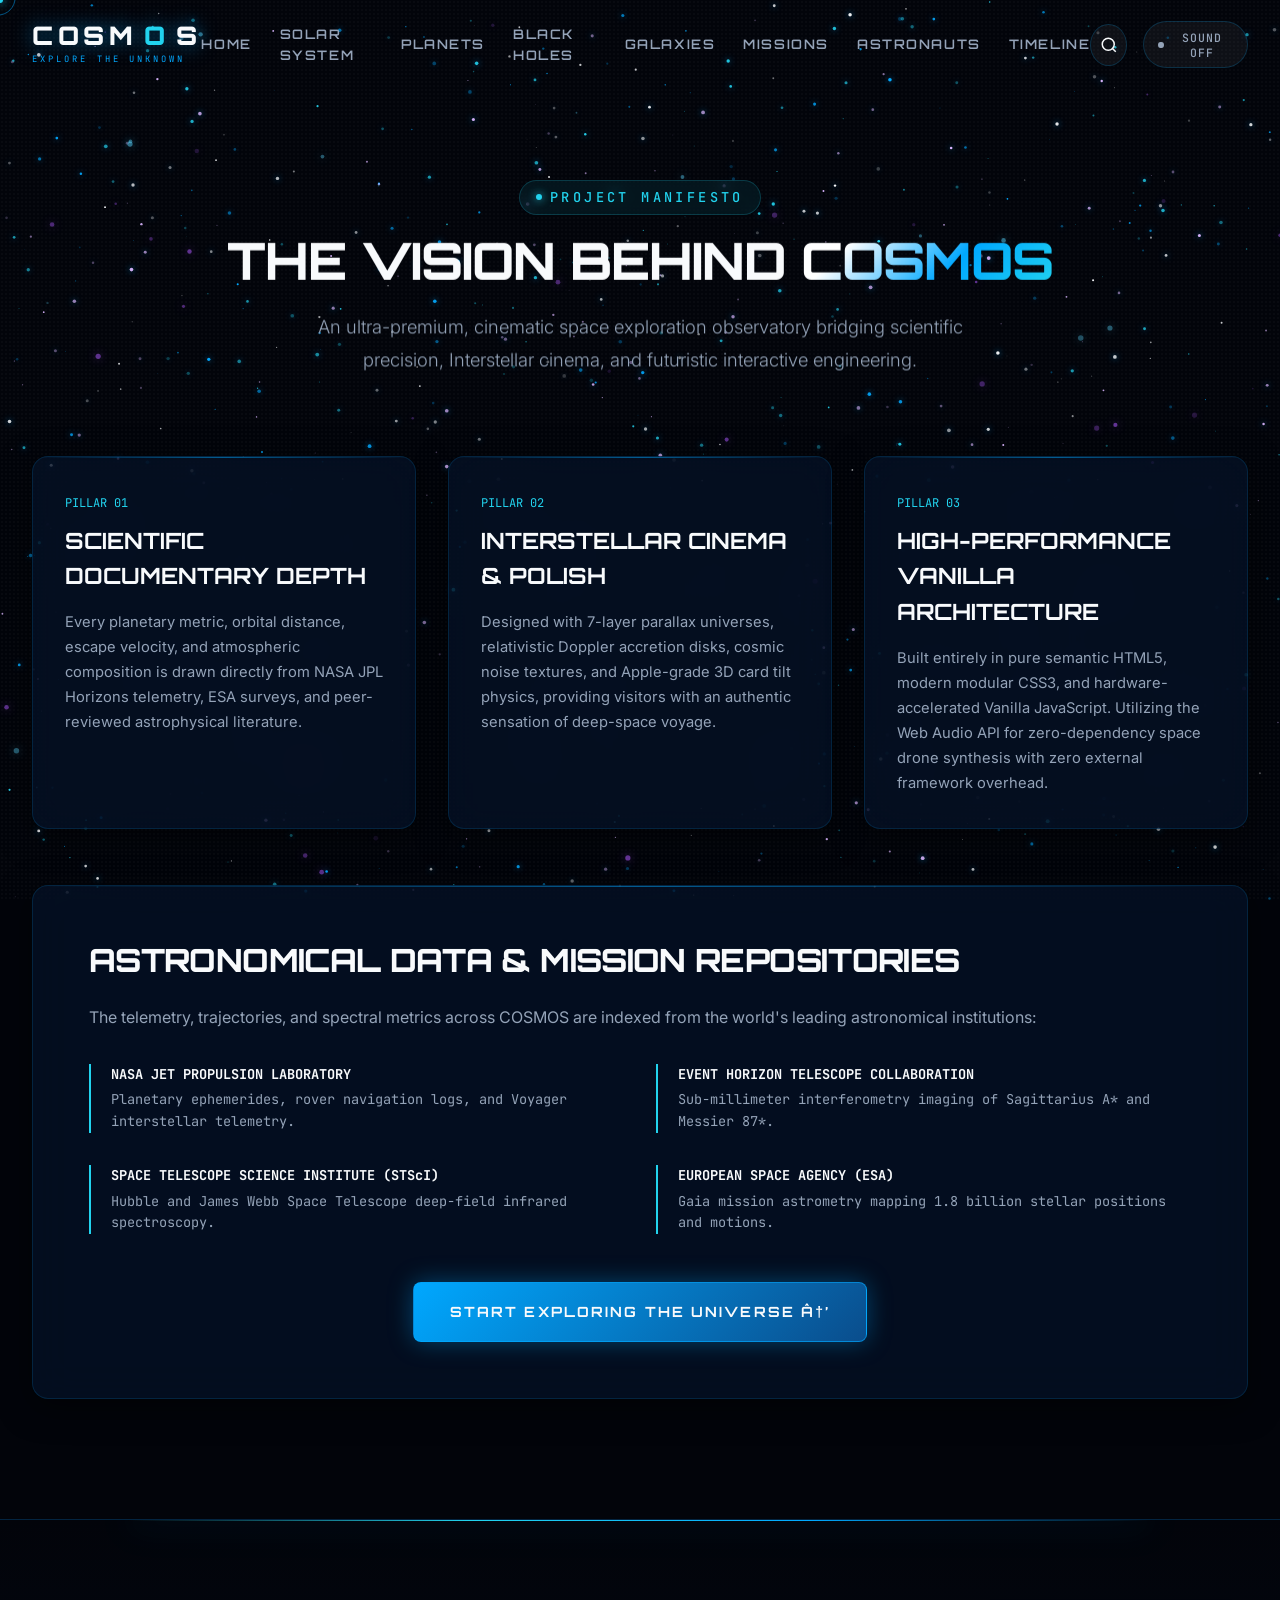
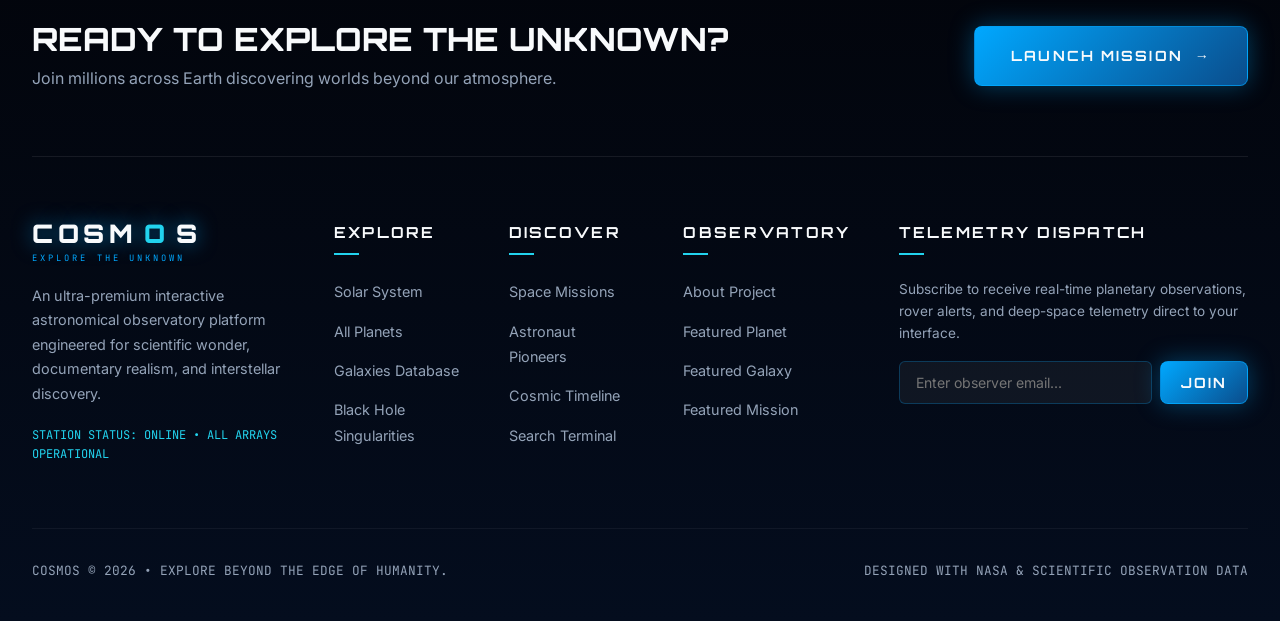
<file: about.html>
﻿<!DOCTYPE html>
<html lang="en">
<head>
  <meta charset="UTF-8">
  <meta name="viewport" content="width=device-width, initial-scale=1.0">
  <meta name="description" content="About COSMOS â€” The philosophy, scientific foundations, design principles, and mission behind our interactive space exploration platform.">
  <title>About Project â€” COSMOS</title>
  <link rel="stylesheet" href="css/style.css">
  <link rel="stylesheet" href="css/animations.css">
  <link rel="stylesheet" href="css/responsive.css">
</head>
<body>

  <canvas id="star-canvas"></canvas>
  <canvas id="particle-canvas"></canvas>
  <div class="cosmic-noise-overlay"></div>
  <div class="shooting-star-container"></div>
  <div class="custom-cursor-dot"></div>
  <div class="custom-cursor-ring"></div>

  <!-- Header -->
  <header class="site-header" role="banner">
    <div class="cosmic-container header-inner">
      <a href="index.html" class="brand-logo" aria-label="COSMOS Homepage">
        <span class="logo-main">COSM<span class="accent-orbit">O</span>S</span>
        <span class="logo-sub">Explore the Unknown</span>
      </a>

      <nav class="main-nav" role="navigation">
        <ul class="nav-list">
          <li class="nav-item"><a href="index.html" class="nav-link">Home</a></li>
          <li class="nav-item"><a href="solar-system.html" class="nav-link">Solar System</a></li>
          <li class="nav-item"><a href="planets.html" class="nav-link">Planets</a></li>
          <li class="nav-item"><a href="black-holes.html" class="nav-link">Black Holes</a></li>
          <li class="nav-item"><a href="galaxies.html" class="nav-link">Galaxies</a></li>
          <li class="nav-item"><a href="space-missions.html" class="nav-link">Missions</a></li>
          <li class="nav-item"><a href="astronauts.html" class="nav-link">Astronauts</a></li>
          <li class="nav-item"><a href="space-timeline.html" class="nav-link">Timeline</a></li>
        </ul>
      </nav>

      <div class="header-actions">
        <a href="search.html" class="icon-btn" aria-label="Search"><svg width="18" height="18" viewBox="0 0 24 24" fill="none" stroke="currentColor" stroke-width="2"><circle cx="11" cy="11" r="8"></circle><line x1="21" y1="21" x2="16.65" y2="16.65"></line></svg></a>
        <button class="sound-toggle" aria-label="Toggle Sound"><span class="sound-dot"></span><span class="sound-text">SOUND OFF</span></button>
        <button class="mobile-menu-btn" aria-label="Menu"><span></span><span></span><span></span></button>
      </div>
    </div>
  </header>

  <!-- Mobile Menu -->
  <div class="mobile-menu-overlay" role="dialog">
    <ul class="mobile-nav-list">
      <li class="mobile-nav-item"><a href="index.html" class="mobile-nav-link">Home</a></li>
      <li class="mobile-nav-item"><a href="solar-system.html" class="mobile-nav-link">Solar System</a></li>
      <li class="mobile-nav-item"><a href="planets.html" class="mobile-nav-link">Planets</a></li>
      <li class="mobile-nav-item"><a href="black-holes.html" class="mobile-nav-link">Black Holes</a></li>
      <li class="mobile-nav-item"><a href="galaxies.html" class="mobile-nav-link">Galaxies</a></li>
      <li class="mobile-nav-item"><a href="space-missions.html" class="mobile-nav-link">Missions</a></li>
      <li class="mobile-nav-item"><a href="astronauts.html" class="mobile-nav-link">Astronauts</a></li>
      <li class="mobile-nav-item"><a href="space-timeline.html" class="mobile-nav-link">Timeline</a></li>
      <li class="mobile-nav-item"><a href="search.html" class="mobile-nav-link">Search Terminal</a></li>
      <li class="mobile-nav-item"><a href="about.html" class="mobile-nav-link active">About</a></li>
    </ul>
  </div>

  <main id="main-content">
    <section class="page-hero">
      <div class="cosmic-container">
        <span class="section-tag reveal-up">PROJECT MANIFESTO</span>
        <h1 class="section-title reveal-up delay-1">THE VISION BEHIND <span class="gradient-text">COSMOS</span></h1>
        <p class="section-subtitle reveal-up delay-2">
          An ultra-premium, cinematic space exploration observatory bridging scientific precision, Interstellar cinema, and futuristic interactive engineering.
        </p>
      </div>
    </section>

    <!-- Core Pillars -->
    <section class="section-spacing" style="padding-top: 0;">
      <div class="cosmic-container">
        <div style="display: grid; grid-template-columns: repeat(3, 1fr); gap: 2rem;">
          
          <div class="glass-card tilt-card reveal-up delay-1">
            <span style="font-family: var(--font-mono); font-size: 0.75rem; color: var(--cosmic-cyan); text-transform: uppercase;">PILLAR 01</span>
            <h3 style="font-family: var(--font-heading); font-size: 1.4rem; color: var(--starlight-white); margin: 0.5rem 0 1rem;">SCIENTIFIC DOCUMENTARY DEPTH</h3>
            <p style="font-size: 0.92rem; color: var(--soft-space-gray); line-height: 1.7;">
              Every planetary metric, orbital distance, escape velocity, and atmospheric composition is drawn directly from NASA JPL Horizons telemetry, ESA surveys, and peer-reviewed astrophysical literature.
            </p>
          </div>

          <div class="glass-card tilt-card reveal-up delay-2">
            <span style="font-family: var(--font-mono); font-size: 0.75rem; color: var(--cosmic-cyan); text-transform: uppercase;">PILLAR 02</span>
            <h3 style="font-family: var(--font-heading); font-size: 1.4rem; color: var(--starlight-white); margin: 0.5rem 0 1rem;">INTERSTELLAR CINEMA &amp; POLISH</h3>
            <p style="font-size: 0.92rem; color: var(--soft-space-gray); line-height: 1.7;">
              Designed with 7-layer parallax universes, relativistic Doppler accretion disks, cosmic noise textures, and Apple-grade 3D card tilt physics, providing visitors with an authentic sensation of deep-space voyage.
            </p>
          </div>

          <div class="glass-card tilt-card reveal-up delay-3">
            <span style="font-family: var(--font-mono); font-size: 0.75rem; color: var(--cosmic-cyan); text-transform: uppercase;">PILLAR 03</span>
            <h3 style="font-family: var(--font-heading); font-size: 1.4rem; color: var(--starlight-white); margin: 0.5rem 0 1rem;">HIGH-PERFORMANCE VANILLA ARCHITECTURE</h3>
            <p style="font-size: 0.92rem; color: var(--soft-space-gray); line-height: 1.7;">
              Built entirely in pure semantic HTML5, modern modular CSS3, and hardware-accelerated Vanilla JavaScript. Utilizing the Web Audio API for zero-dependency space drone synthesis with zero external framework overhead.
            </p>
          </div>

        </div>

        <!-- Technical Specification Dossier -->
        <div class="glass-card reveal-up" style="padding: 3.5rem; margin-top: 3.5rem;">
          <h2 class="section-title" style="font-size: 2rem; margin-bottom: 1.5rem;">ASTRONOMICAL DATA &amp; MISSION REPOSITORIES</h2>
          <p style="font-size: 1rem; color: var(--soft-space-gray); line-height: 1.8; margin-bottom: 2rem;">
            The telemetry, trajectories, and spectral metrics across COSMOS are indexed from the world's leading astronomical institutions:
          </p>

          <div style="display: grid; grid-template-columns: repeat(2, 1fr); gap: 2rem; font-family: var(--font-mono); font-size: 0.85rem;">
            <div style="border-left: 2px solid var(--cosmic-cyan); padding-left: 1.25rem;">
              <strong style="color: var(--starlight-white); display: block; margin-bottom: 0.25rem;">NASA JET PROPULSION LABORATORY</strong>
              <span style="color: var(--soft-space-gray);">Planetary ephemerides, rover navigation logs, and Voyager interstellar telemetry.</span>
            </div>
            <div style="border-left: 2px solid var(--cosmic-cyan); padding-left: 1.25rem;">
              <strong style="color: var(--starlight-white); display: block; margin-bottom: 0.25rem;">EVENT HORIZON TELESCOPE COLLABORATION</strong>
              <span style="color: var(--soft-space-gray);">Sub-millimeter interferometry imaging of Sagittarius A* and Messier 87*.</span>
            </div>
            <div style="border-left: 2px solid var(--cosmic-cyan); padding-left: 1.25rem;">
              <strong style="color: var(--starlight-white); display: block; margin-bottom: 0.25rem;">SPACE TELESCOPE SCIENCE INSTITUTE (STScI)</strong>
              <span style="color: var(--soft-space-gray);">Hubble and James Webb Space Telescope deep-field infrared spectroscopy.</span>
            </div>
            <div style="border-left: 2px solid var(--cosmic-cyan); padding-left: 1.25rem;">
              <strong style="color: var(--starlight-white); display: block; margin-bottom: 0.25rem;">EUROPEAN SPACE AGENCY (ESA)</strong>
              <span style="color: var(--soft-space-gray);">Gaia mission astrometry mapping 1.8 billion stellar positions and motions.</span>
            </div>
          </div>

          <div style="text-align: center; margin-top: 3rem;">
            <a href="solar-system.html" class="cosmic-btn cosmic-btn-primary">START EXPLORING THE UNIVERSE â†’</a>
          </div>
        </div>
      </div>
    </section>
  </main>

    <!-- ==========================================================================
       ENORMOUS CINEMATIC FOOTER
       ========================================================================== -->
  <footer class="site-footer" role="contentinfo">
    <div class="footer-horizon-glow"></div>
    <div class="cosmic-container">
      <div class="footer-top">
        <div class="footer-callout">
          <h3>READY TO EXPLORE THE UNKNOWN?</h3>
          <p>Join millions across Earth discovering worlds beyond our atmosphere.</p>
        </div>
        <a href="solar-system.html" class="cosmic-btn cosmic-btn-primary">
          LAUNCH MISSION <span class="arrow">→</span>
        </a>
      </div>

      <div class="footer-grid">
        <!-- Col 1: Brand -->
        <div>
          <a href="index.html" class="brand-logo" style="margin-bottom: 1rem;">
            <span class="logo-main">COSM<span class="accent-orbit">O</span>S</span>
            <span class="logo-sub">Explore the Unknown</span>
          </a>
          <p class="footer-about-text">
            An ultra-premium interactive astronomical observatory platform engineered for scientific wonder, documentary realism, and interstellar discovery.
          </p>
          <div style="font-family: var(--font-mono); font-size: 0.75rem; color: var(--cosmic-cyan);">
            STATION STATUS: ONLINE • ALL ARRAYS OPERATIONAL
          </div>
        </div>

        <!-- Col 2: Explore -->
        <div>
          <h4 class="footer-col-title">EXPLORE</h4>
          <ul class="footer-links">
            <li><a href="solar-system.html">Solar System</a></li>
            <li><a href="planets.html">All Planets</a></li>
            <li><a href="galaxies.html">Galaxies Database</a></li>
            <li><a href="black-holes.html">Black Hole Singularities</a></li>
          </ul>
        </div>

        <!-- Col 3: Discover -->
        <div>
          <h4 class="footer-col-title">DISCOVER</h4>
          <ul class="footer-links">
            <li><a href="space-missions.html">Space Missions</a></li>
            <li><a href="astronauts.html">Astronaut Pioneers</a></li>
            <li><a href="space-timeline.html">Cosmic Timeline</a></li>
            <li><a href="search.html">Search Terminal</a></li>
          </ul>
        </div>

        <!-- Col 4: Project -->
        <div>
          <h4 class="footer-col-title">OBSERVATORY</h4>
          <ul class="footer-links">
            <li><a href="about.html">About Project</a></li>
            <li><a href="planet-details.html?planet=jupiter">Featured Planet</a></li>
            <li><a href="galaxy-details.html?galaxy=andromeda">Featured Galaxy</a></li>
            <li><a href="mission-details.html?mission=jwst">Featured Mission</a></li>
          </ul>
        </div>

        <!-- Col 5: Telemetry Dispatch -->
        <div>
          <h4 class="footer-col-title">TELEMETRY DISPATCH</h4>
          <p style="font-size: 0.85rem; color: var(--soft-space-gray); line-height: 1.6;">
            Subscribe to receive real-time planetary observations, rover alerts, and deep-space telemetry direct to your interface.
          </p>
          <form class="footer-newsletter-form" onsubmit="event.preventDefault(); alert('Telemetry channel confirmed. You are registered on the COSMOS frequency.');">
            <input type="email" placeholder="Enter observer email..." class="footer-input" required>
            <button type="submit" class="cosmic-btn cosmic-btn-primary" style="padding: 0.75rem 1.25rem;">JOIN</button>
          </form>
        </div>
      </div>

      <div class="footer-bottom">
        <div>COSMOS © 2026 • EXPLORE BEYOND THE EDGE OF HUMANITY.</div>
        <div>DESIGNED WITH NASA & SCIENTIFIC OBSERVATION DATA</div>
      </div>
    </div>
  </footer>

  <script src="js/stars.js"></script>
  <script src="js/particles.js"></script>
  <script src="js/parallax.js"></script>
  <script src="js/planets.js"></script>
  <script src="js/main.js"></script>
</body>
</html>
</file>
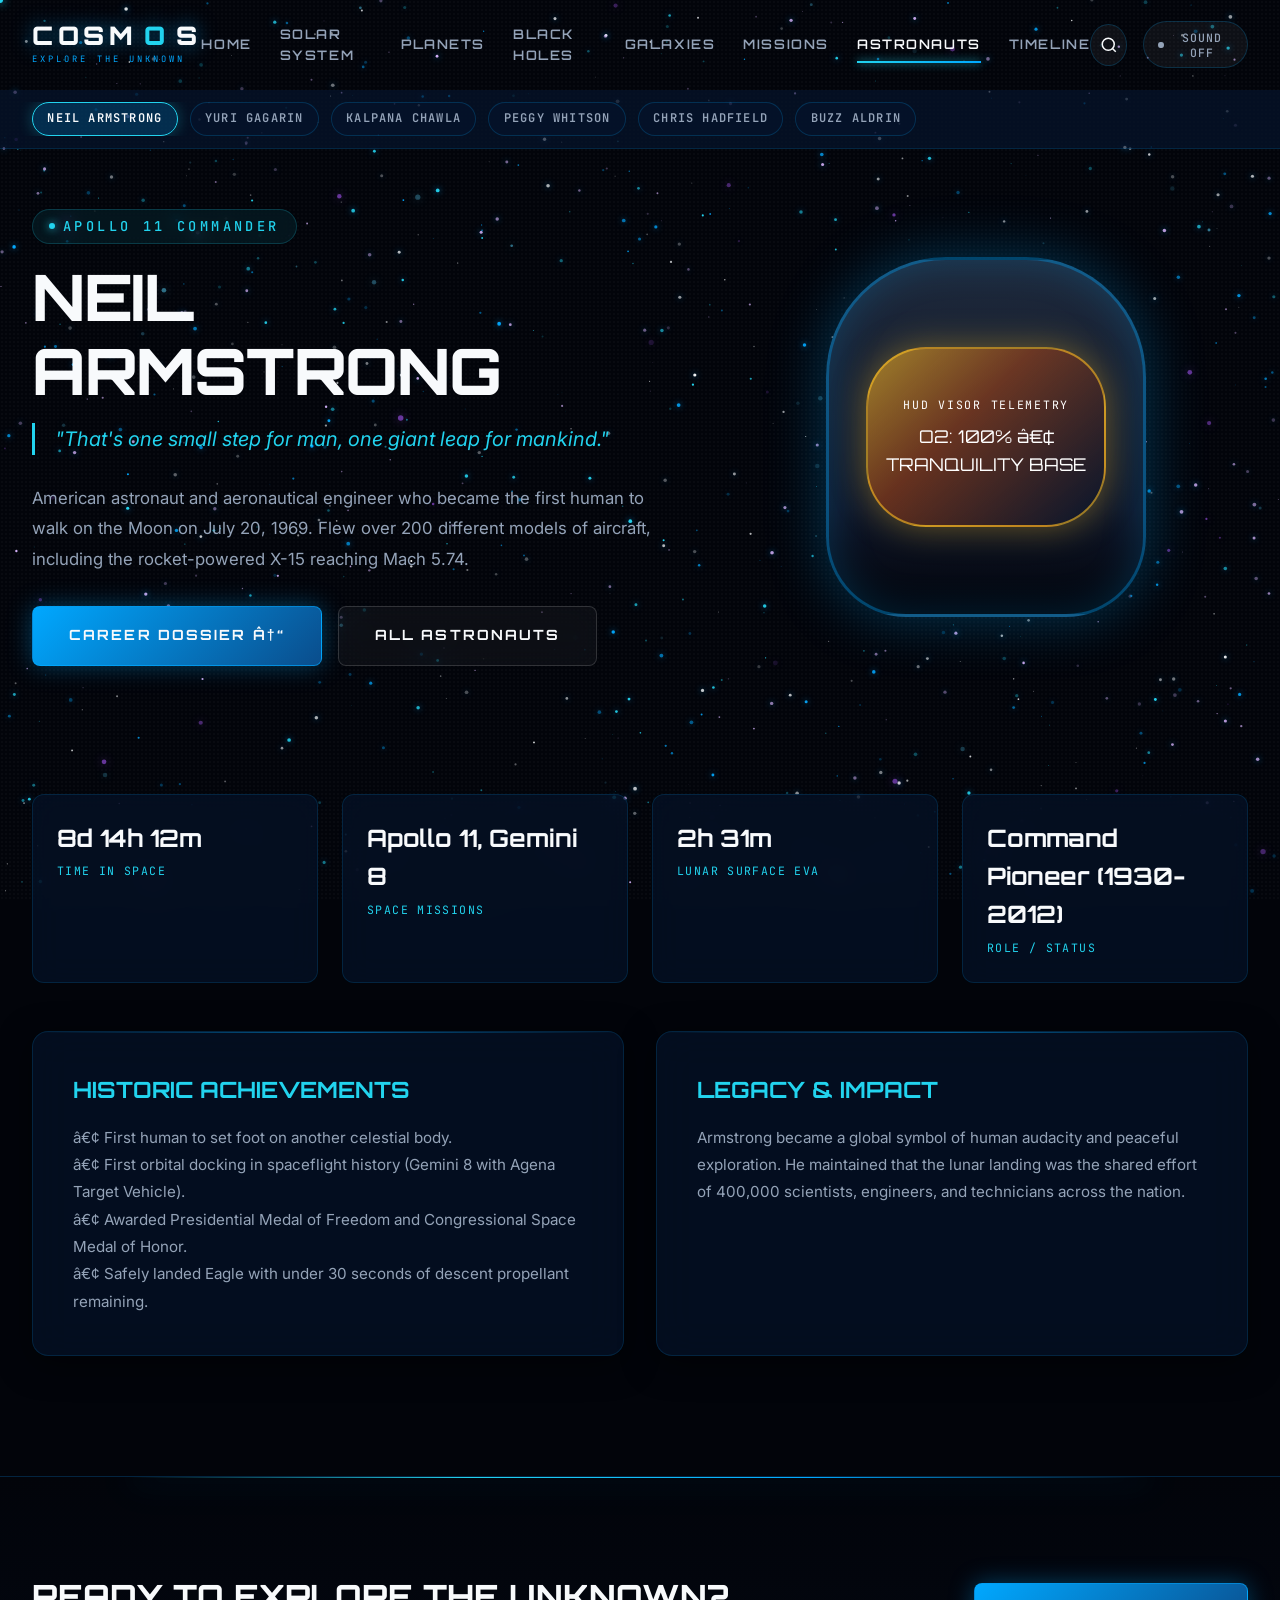
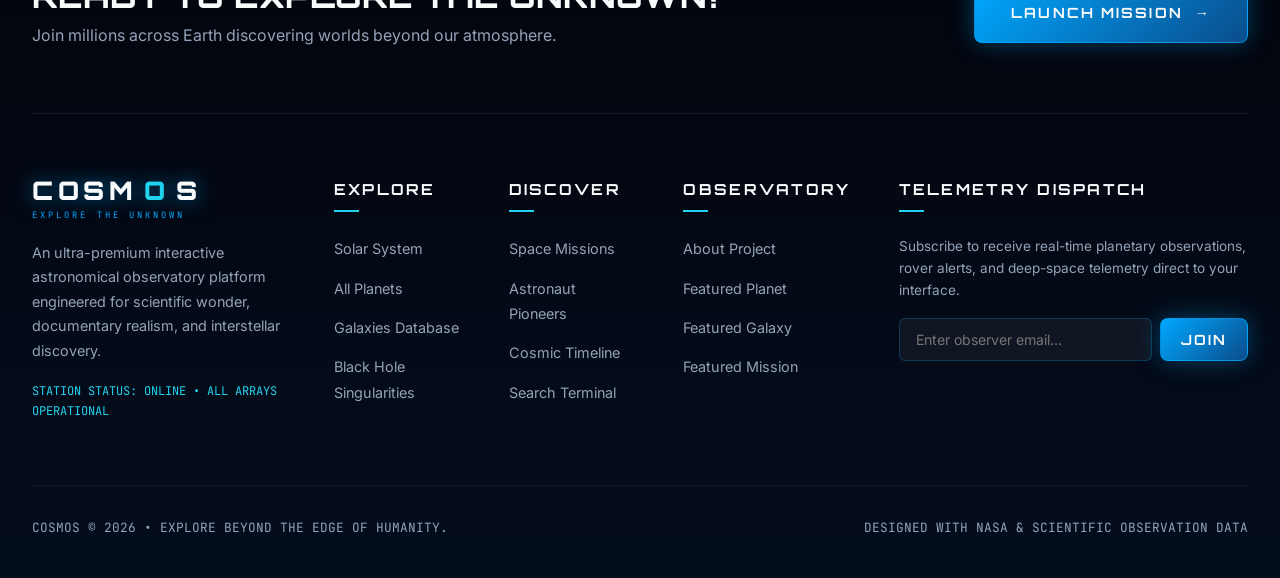
<file: astronaut-details.html>
﻿<!DOCTYPE html>
<html lang="en">
<head>
  <meta charset="UTF-8">
  <meta name="viewport" content="width=device-width, initial-scale=1.0">
  <meta name="description" content="Detailed biography, mission logs, achievements, and historic moments of space pioneer astronauts.">
  <title>Astronaut Dossier â€” COSMOS</title>
  <link rel="stylesheet" href="css/style.css">
  <link rel="stylesheet" href="css/animations.css">
  <link rel="stylesheet" href="css/responsive.css">
</head>
<body>

  <canvas id="star-canvas"></canvas>
  <canvas id="particle-canvas"></canvas>
  <div class="cosmic-noise-overlay"></div>
  <div class="shooting-star-container"></div>
  <div class="custom-cursor-dot"></div>
  <div class="custom-cursor-ring"></div>

  <!-- Header -->
  <header class="site-header" role="banner">
    <div class="cosmic-container header-inner">
      <a href="index.html" class="brand-logo" aria-label="COSMOS Homepage">
        <span class="logo-main">COSM<span class="accent-orbit">O</span>S</span>
        <span class="logo-sub">Explore the Unknown</span>
      </a>

      <nav class="main-nav" role="navigation">
        <ul class="nav-list">
          <li class="nav-item"><a href="index.html" class="nav-link">Home</a></li>
          <li class="nav-item"><a href="solar-system.html" class="nav-link">Solar System</a></li>
          <li class="nav-item"><a href="planets.html" class="nav-link">Planets</a></li>
          <li class="nav-item"><a href="black-holes.html" class="nav-link">Black Holes</a></li>
          <li class="nav-item"><a href="galaxies.html" class="nav-link">Galaxies</a></li>
          <li class="nav-item"><a href="space-missions.html" class="nav-link">Missions</a></li>
          <li class="nav-item"><a href="astronauts.html" class="nav-link active">Astronauts</a></li>
          <li class="nav-item"><a href="space-timeline.html" class="nav-link">Timeline</a></li>
        </ul>
      </nav>

      <div class="header-actions">
        <a href="search.html" class="icon-btn" aria-label="Search"><svg width="18" height="18" viewBox="0 0 24 24" fill="none" stroke="currentColor" stroke-width="2"><circle cx="11" cy="11" r="8"></circle><line x1="21" y1="21" x2="16.65" y2="16.65"></line></svg></a>
        <button class="sound-toggle" aria-label="Toggle Sound"><span class="sound-dot"></span><span class="sound-text">SOUND OFF</span></button>
        <button class="mobile-menu-btn" aria-label="Menu"><span></span><span></span><span></span></button>
      </div>
    </div>
  </header>

  <!-- Mobile Menu -->
  <div class="mobile-menu-overlay" role="dialog">
    <ul class="mobile-nav-list">
      <li class="mobile-nav-item"><a href="index.html" class="mobile-nav-link">Home</a></li>
      <li class="mobile-nav-item"><a href="solar-system.html" class="mobile-nav-link">Solar System</a></li>
      <li class="mobile-nav-item"><a href="planets.html" class="mobile-nav-link">Planets</a></li>
      <li class="mobile-nav-item"><a href="black-holes.html" class="mobile-nav-link">Black Holes</a></li>
      <li class="mobile-nav-item"><a href="galaxies.html" class="mobile-nav-link">Galaxies</a></li>
      <li class="mobile-nav-item"><a href="space-missions.html" class="mobile-nav-link">Missions</a></li>
      <li class="mobile-nav-item"><a href="astronauts.html" class="mobile-nav-link active">Astronauts</a></li>
      <li class="mobile-nav-item"><a href="space-timeline.html" class="mobile-nav-link">Timeline</a></li>
      <li class="mobile-nav-item"><a href="search.html" class="mobile-nav-link">Search Terminal</a></li>
      <li class="mobile-nav-item"><a href="about.html" class="mobile-nav-link">About</a></li>
    </ul>
  </div>

  <main id="main-content">
    <!-- Quick Switcher Bar -->
    <div style="background: rgba(6, 21, 45, 0.7); border-bottom: 1px solid rgba(0, 168, 255, 0.15); padding: 0.75rem 0; margin-top: var(--header-height); position: relative; z-index: 100;">
      <div class="cosmic-container" style="display: flex; gap: 0.75rem; overflow-x: auto;">
        <a href="astronaut-details.html?astronaut=neil-armstrong" id="a-link-neil-armstrong" class="filter-btn" style="padding: 0.4rem 0.9rem; font-size: 0.75rem;">NEIL ARMSTRONG</a>
        <a href="astronaut-details.html?astronaut=yuri-gagarin" id="a-link-yuri-gagarin" class="filter-btn" style="padding: 0.4rem 0.9rem; font-size: 0.75rem;">YURI GAGARIN</a>
        <a href="astronaut-details.html?astronaut=kalpana-chawla" id="a-link-kalpana-chawla" class="filter-btn" style="padding: 0.4rem 0.9rem; font-size: 0.75rem;">KALPANA CHAWLA</a>
        <a href="astronaut-details.html?astronaut=peggy-whitson" id="a-link-peggy-whitson" class="filter-btn" style="padding: 0.4rem 0.9rem; font-size: 0.75rem;">PEGGY WHITSON</a>
        <a href="astronaut-details.html?astronaut=chris-hadfield" id="a-link-chris-hadfield" class="filter-btn" style="padding: 0.4rem 0.9rem; font-size: 0.75rem;">CHRIS HADFIELD</a>
        <a href="astronaut-details.html?astronaut=buzz-aldrin" id="a-link-buzz-aldrin" class="filter-btn" style="padding: 0.4rem 0.9rem; font-size: 0.75rem;">BUZZ ALDRIN</a>
      </div>
    </div>

    <!-- Astronaut Hero -->
    <section class="page-hero" style="padding-top: 60px; padding-bottom: 40px;">
      <div class="cosmic-container">
        <div style="display: grid; grid-template-columns: 1.2fr 1fr; gap: 4rem; align-items: center; text-align: left;">
          <div>
            <span class="section-tag" id="a-tag">APOLLO 11 MISSION COMMANDER</span>
            <h1 class="section-title" id="a-name" style="font-size: clamp(2.4rem, 5vw, 4.2rem); margin-bottom: 1rem;">NEIL ARMSTRONG</h1>
            <blockquote style="font-size: 1.25rem; font-style: italic; color: var(--cosmic-cyan); border-left: 3px solid var(--cosmic-cyan); padding-left: 1.25rem; margin-bottom: 1.75rem; line-height: 1.6;" id="a-quote">
              "That's one small step for man, one giant leap for mankind."
            </blockquote>
            <p style="font-size: 1.05rem; color: var(--soft-space-gray); line-height: 1.8; margin-bottom: 2rem;" id="a-bio">
              American astronaut and aeronautical engineer who became the first person to walk on the Moon on July 20, 1969. Commander of Apollo 11 and command pilot of Gemini 8.
            </p>
            <div style="display: flex; gap: 1rem; flex-wrap: wrap;">
              <a href="#biography" class="cosmic-btn cosmic-btn-primary">CAREER DOSSIER â†“</a>
              <a href="astronauts.html" class="cosmic-btn cosmic-btn-secondary">ALL ASTRONAUTS</a>
            </div>
          </div>

          <!-- Stylized Helmet Graphic -->
          <div style="display: flex; justify-content: center; align-items: center;">
            <div style="width: 320px; height: 360px; border-radius: 120px 120px 80px 80px; background: linear-gradient(180deg, #1E293B 0%, #0F172A 70%, #02040A 100%); border: 3px solid rgba(0, 168, 255, 0.4); box-shadow: 0 0 60px rgba(0, 168, 255, 0.3), inset 0 0 40px rgba(0, 168, 255, 0.2); position: relative; overflow: hidden; display: flex; align-items: center; justify-content: center;">
              <!-- Visor Reflection -->
              <div style="width: 240px; height: 180px; border-radius: 60px; background: linear-gradient(135deg, rgba(251, 191, 36, 0.6) 0%, rgba(234, 88, 12, 0.4) 40%, rgba(6, 21, 45, 0.9) 100%); border: 2px solid rgba(251, 191, 36, 0.6); box-shadow: 0 0 35px rgba(251, 191, 36, 0.4); display: flex; flex-direction: column; align-items: center; justify-content: center; padding: 1rem; text-align: center;">
                <span style="font-family: var(--font-mono); font-size: 0.72rem; color: #FFFFFF; letter-spacing: 0.15em;">HUD VISOR TELEMETRY</span>
                <span style="font-family: var(--font-heading); font-size: 1.1rem; color: #FFFFFF; margin-top: 0.5rem;" id="a-hud-status">O2: 100% â€¢ SUIT NOMINAL</span>
              </div>
            </div>
          </div>
        </div>
      </div>
    </section>

    <!-- Specs Grid -->
    <section class="section-spacing" id="biography" style="padding-top: 40px;">
      <div class="cosmic-container">
        <div class="telemetry-specs-grid">
          <div class="spec-card">
            <div class="spec-card-val" id="a-spec-time">8d 14h 12m</div>
            <div class="spec-card-lbl">TIME IN SPACE</div>
          </div>
          <div class="spec-card">
            <div class="spec-card-val" id="a-spec-missions">Apollo 11, Gemini 8</div>
            <div class="spec-card-lbl">SPACE MISSIONS</div>
          </div>
          <div class="spec-card">
            <div class="spec-card-val" id="a-spec-eva">2h 31m</div>
            <div class="spec-card-lbl">LUNAR SURFACE EVA</div>
          </div>
          <div class="spec-card">
            <div class="spec-card-val" id="a-spec-status">Command Pioneer</div>
            <div class="spec-card-lbl">ROLE / STATUS</div>
          </div>
        </div>

        <!-- Career Milestones -->
        <div style="display: grid; grid-template-columns: 1fr 1fr; gap: 2rem; margin-top: 2rem;">
          <div class="glass-card" style="padding: 2.5rem;">
            <h3 style="font-family: var(--font-heading); font-size: 1.4rem; color: var(--cosmic-cyan); margin-bottom: 1rem;">HISTORIC ACHIEVEMENTS</h3>
            <p style="font-size: 0.95rem; color: var(--soft-space-gray); line-height: 1.8;" id="a-achievements">
              â€¢ Successfully performed the first docking of two spacecraft in orbit during Gemini 8 (1966).<br>
              â€¢ Manually piloted the Lunar Module Eagle past a boulder-strewn crater with under 30 seconds of fuel remaining.<br>
              â€¢ Deployed the Early Apollo Scientific Experiment Package (EASEP) and returned 21.5 kg of pristine lunar samples.<br>
              â€¢ Recipient of the Presidential Medal of Freedom, the Congressional Space Medal of Honor, and the Gold Space Medal.
            </p>
          </div>

          <div class="glass-card" style="padding: 2.5rem;">
            <h3 style="font-family: var(--font-heading); font-size: 1.4rem; color: var(--cosmic-cyan); margin-bottom: 1rem;">LEGACY &amp; IMPACT</h3>
            <p style="font-size: 0.95rem; color: var(--soft-space-gray); line-height: 1.8;" id="a-legacy">
              Armstrong's quiet humbleness and unflappable composure in life-threatening orbital emergencies defined the spirit of exploratory excellence. After Apollo 11, he served as a professor of aerospace engineering at the University of Cincinnati and contributed to investigations of Apollo 13 and the Challenger disaster.
            </p>
          </div>
        </div>
      </div>
    </section>
  </main>

    <!-- ==========================================================================
       ENORMOUS CINEMATIC FOOTER
       ========================================================================== -->
  <footer class="site-footer" role="contentinfo">
    <div class="footer-horizon-glow"></div>
    <div class="cosmic-container">
      <div class="footer-top">
        <div class="footer-callout">
          <h3>READY TO EXPLORE THE UNKNOWN?</h3>
          <p>Join millions across Earth discovering worlds beyond our atmosphere.</p>
        </div>
        <a href="solar-system.html" class="cosmic-btn cosmic-btn-primary">
          LAUNCH MISSION <span class="arrow">→</span>
        </a>
      </div>

      <div class="footer-grid">
        <!-- Col 1: Brand -->
        <div>
          <a href="index.html" class="brand-logo" style="margin-bottom: 1rem;">
            <span class="logo-main">COSM<span class="accent-orbit">O</span>S</span>
            <span class="logo-sub">Explore the Unknown</span>
          </a>
          <p class="footer-about-text">
            An ultra-premium interactive astronomical observatory platform engineered for scientific wonder, documentary realism, and interstellar discovery.
          </p>
          <div style="font-family: var(--font-mono); font-size: 0.75rem; color: var(--cosmic-cyan);">
            STATION STATUS: ONLINE • ALL ARRAYS OPERATIONAL
          </div>
        </div>

        <!-- Col 2: Explore -->
        <div>
          <h4 class="footer-col-title">EXPLORE</h4>
          <ul class="footer-links">
            <li><a href="solar-system.html">Solar System</a></li>
            <li><a href="planets.html">All Planets</a></li>
            <li><a href="galaxies.html">Galaxies Database</a></li>
            <li><a href="black-holes.html">Black Hole Singularities</a></li>
          </ul>
        </div>

        <!-- Col 3: Discover -->
        <div>
          <h4 class="footer-col-title">DISCOVER</h4>
          <ul class="footer-links">
            <li><a href="space-missions.html">Space Missions</a></li>
            <li><a href="astronauts.html">Astronaut Pioneers</a></li>
            <li><a href="space-timeline.html">Cosmic Timeline</a></li>
            <li><a href="search.html">Search Terminal</a></li>
          </ul>
        </div>

        <!-- Col 4: Project -->
        <div>
          <h4 class="footer-col-title">OBSERVATORY</h4>
          <ul class="footer-links">
            <li><a href="about.html">About Project</a></li>
            <li><a href="planet-details.html?planet=jupiter">Featured Planet</a></li>
            <li><a href="galaxy-details.html?galaxy=andromeda">Featured Galaxy</a></li>
            <li><a href="mission-details.html?mission=jwst">Featured Mission</a></li>
          </ul>
        </div>

        <!-- Col 5: Telemetry Dispatch -->
        <div>
          <h4 class="footer-col-title">TELEMETRY DISPATCH</h4>
          <p style="font-size: 0.85rem; color: var(--soft-space-gray); line-height: 1.6;">
            Subscribe to receive real-time planetary observations, rover alerts, and deep-space telemetry direct to your interface.
          </p>
          <form class="footer-newsletter-form" onsubmit="event.preventDefault(); alert('Telemetry channel confirmed. You are registered on the COSMOS frequency.');">
            <input type="email" placeholder="Enter observer email..." class="footer-input" required>
            <button type="submit" class="cosmic-btn cosmic-btn-primary" style="padding: 0.75rem 1.25rem;">JOIN</button>
          </form>
        </div>
      </div>

      <div class="footer-bottom">
        <div>COSMOS © 2026 • EXPLORE BEYOND THE EDGE OF HUMANITY.</div>
        <div>DESIGNED WITH NASA & SCIENTIFIC OBSERVATION DATA</div>
      </div>
    </div>
  </footer>

  <script src="js/stars.js"></script>
  <script src="js/particles.js"></script>
  <script src="js/parallax.js"></script>
  <script src="js/planets.js"></script>
  <script src="js/main.js"></script>
  <script>
    const ASTRO_DATA = {
      'neil-armstrong': {
        name: 'NEIL ARMSTRONG',
        tag: 'APOLLO 11 COMMANDER',
        quote: '"That\'s one small step for man, one giant leap for mankind."',
        bio: 'American astronaut and aeronautical engineer who became the first human to walk on the Moon on July 20, 1969. Flew over 200 different models of aircraft, including the rocket-powered X-15 reaching Mach 5.74.',
        time: '8d 14h 12m',
        missions: 'Apollo 11, Gemini 8',
        eva: '2h 31m',
        status: 'Command Pioneer (1930-2012)',
        hud: 'O2: 100% â€¢ TRANQUILITY BASE',
        achievements: 'â€¢ First human to set foot on another celestial body.<br>â€¢ First orbital docking in spaceflight history (Gemini 8 with Agena Target Vehicle).<br>â€¢ Awarded Presidential Medal of Freedom and Congressional Space Medal of Honor.<br>â€¢ Safely landed Eagle with under 30 seconds of descent propellant remaining.',
        legacy: 'Armstrong became a global symbol of human audacity and peaceful exploration. He maintained that the lunar landing was the shared effort of 400,000 scientists, engineers, and technicians across the nation.'
      },
      'yuri-gagarin': {
        name: 'YURI GAGARIN',
        tag: 'FIRST HUMAN IN SPACE',
        quote: '"Orbiting Earth in the spaceship, I saw how beautiful our planet is. People, let us preserve and increase this beauty, not destroy it!"',
        bio: 'Soviet pilot and cosmonaut who became the first human to journey into outer space on April 12, 1961. His Vostok 1 capsule completed one full orbit of Earth in 108 minutes.',
        time: '1h 48m (108 mins)',
        missions: 'Vostok 1',
        eva: 'None (Capsule Orbit)',
        status: 'Hero of the Soviet Union',
        hud: 'VOSTOK 1 â€¢ ORBIT SECURED',
        achievements: 'â€¢ First human spaceflight in history.<br>â€¢ Reached orbital apogee of 327 km traveling at 27,400 km/h.<br>â€¢ Successfully sustained weightlessness and high G-forces during ballistic re-entry.<br>â€¢ Ejected safely at 7,000 meters altitude to parachute onto farmland near Smelovka.',
        legacy: 'Gagarin\'s famous cry "Poyekhali!" ("Let\'s go!") became a rallying cry for space exploration across humanity. April 12 is celebrated worldwide as the International Day of Human Space Flight.'
      },
      'kalpana-chawla': {
        name: 'KALPANA CHAWLA',
        tag: 'MISSION SPECIALIST & ROBOTICIST',
        quote: '"The path from dreams to success does exist. May you have the vision to find it, the courage to get on to it, and the perseverance to follow it."',
        bio: 'Indian-born American astronaut and aerospace engineer. First woman of Indian heritage in space, flying aboard STS-87 in 1997 and STS-107 in 2003.',
        time: '30d 14h 54m',
        missions: 'STS-87, STS-107',
        eva: 'Remote Robotic Arm Ops',
        status: 'Congressional Space Medal of Honor',
        hud: 'COLUMBIA â€¢ RESEARCH NOMINAL',
        achievements: 'â€¢ Operated the Remote Manipulator System (RMS) to deploy and capture the Spartan satellite on STS-87.<br>â€¢ Conducted 80 microgravity scientific investigations on STS-107.<br>â€¢ Earned a doctorate in aerospace engineering specializing in computational fluid dynamics.<br>â€¢ Posthumously awarded the NASA Space Flight Medal.',
        legacy: 'Kalpana Chawla inspired millions of young women across India and the globe to pursue careers in science, aeronautics, and space exploration. A lunar crater, an asteroid, and multiple university engineering faculties bear her name.'
      },
      'peggy-whitson': {
        name: 'PEGGY WHITSON',
        tag: 'VETERAN ISS COMMANDER',
        quote: '"I think the most important thing is to realize that you can do more than you think you can. Push yourself beyond what you thought was possible."',
        bio: 'American biochemistry researcher and commercial astronaut. Holds the US record for cumulative time in space (675 days) and the world record for the oldest woman in space.',
        time: '675 Days 03h 48m',
        missions: 'Exp 5, Exp 16, Exp 50/51, Axiom-2',
        eva: '60h 21m (10 Spacewalks)',
        status: 'First 2-Time Female ISS Commander',
        hud: 'ISS EXPEDITION â€¢ SUIT NOMINAL',
        achievements: 'â€¢ Most cumulative time in space of any American or woman (675 days).<br>â€¢ Most spacewalks (10) and most spacewalking time by a female astronaut.<br>â€¢ First non-military Chief of the NASA Astronaut Office.<br>â€¢ Commanded the commercial Axiom Mission 2 to the ISS in 2023.',
        legacy: 'Whitson shattered records across biomedical research, station maintenance, and leadership. Her physical endurance and scientific leadership transformed long-duration space station operations.'
      },
      'chris-hadfield': {
        name: 'CHRIS HADFIELD',
        tag: 'ISS COMMANDER & EDUCATOR',
        quote: '"Decide in your heart of hearts what really excites and challenges you, and start moving toward it. Every step, even the smallest step, will move you forward."',
        bio: 'Canadian engineer, former Royal Canadian Air Force fighter pilot, and veteran astronaut. Commanded Expedition 35 on the ISS, becoming globally renowned for bringing orbital science to humanity through music and social media.',
        time: '166 Days',
        missions: 'STS-74, STS-100, Expedition 34/35',
        eva: '14h 50m (First Canadian EVA)',
        status: 'Order of Canada / ISS Commander',
        hud: 'CUPOLA â€¢ HORIZON VISIBLE',
        achievements: 'â€¢ First Canadian to perform an extravehicular spacewalk (installing Canadarm2).<br>â€¢ First Canadian Commander of the International Space Station.<br>â€¢ Conducted over 130 science experiments investigating the effects of microgravity on the human body.<br>â€¢ Recorded the historic first music video in microgravity (Space Oddity).',
        legacy: 'Hadfield made space science accessible and inspiring to tens of millions of people worldwide. He demonstrated how space exploration can connect humanity through art, wonder, and rigorous scientific discipline.'
      },
      'buzz-aldrin': {
        name: 'BUZZ ALDRIN',
        tag: 'APOLLO 11 LUNAR PILOT',
        quote: '"Magnificent desolation." â€” describing the lunar landscape.',
        bio: 'American engineer and astronaut. Lunar Module pilot on Apollo 11 who stepped onto the lunar surface with Neil Armstrong. Pioneer of orbital mechanics and underwater spacewalk training.',
        time: '12d 01h 52m',
        missions: 'Gemini 12, Apollo 11',
        eva: '7h 52m (EVA & Lunar Surface)',
        status: 'Apollo 11 Legend',
        hud: 'EAGLE LM â€¢ TRANQUILITY BASE',
        achievements: 'â€¢ Second human to walk on the Moon.<br>â€¢ Devised underwater neutral buoyancy training now universally used by all space agencies.<br>â€¢ Successfully completed three record-setting spacewalks on Gemini 12.<br>â€¢ Developed the Aldrin Cycler trajectory for continuous human transit between Earth and Mars.',
        legacy: 'Aldrin\'s doctoral thesis on orbital rendezvous earned him the nickname "Dr. Rendezvous", and his trajectory calculations remain vital for future Mars exploration architectures.'
      }
    };

    (function() {
      const params = new URLSearchParams(window.location.search);
      let aid = params.get('astronaut') || 'neil-armstrong';
      if (!ASTRO_DATA[aid]) aid = 'neil-armstrong';

      const d = ASTRO_DATA[aid];
      document.title = `${d.name} â€” COSMOS Astronaut Dossier`;
      document.getElementById('a-name').textContent = d.name;
      document.getElementById('a-tag').textContent = d.tag;
      document.getElementById('a-quote').textContent = d.quote;
      document.getElementById('a-bio').textContent = d.bio;
      document.getElementById('a-spec-time').textContent = d.time;
      document.getElementById('a-spec-missions').textContent = d.missions;
      document.getElementById('a-spec-eva').textContent = d.eva;
      document.getElementById('a-spec-status').textContent = d.status;
      document.getElementById('a-hud-status').textContent = d.hud;
      document.getElementById('a-achievements').innerHTML = d.achievements;
      document.getElementById('a-legacy').textContent = d.legacy;

      ['neil-armstrong', 'yuri-gagarin', 'kalpana-chawla', 'peggy-whitson', 'chris-hadfield', 'buzz-aldrin'].forEach(id => {
        const el = document.getElementById(`a-link-${id}`);
        if (el) el.classList.toggle('active', id === aid);
      });
    })();
  </script>
</body>
</html>
</file>
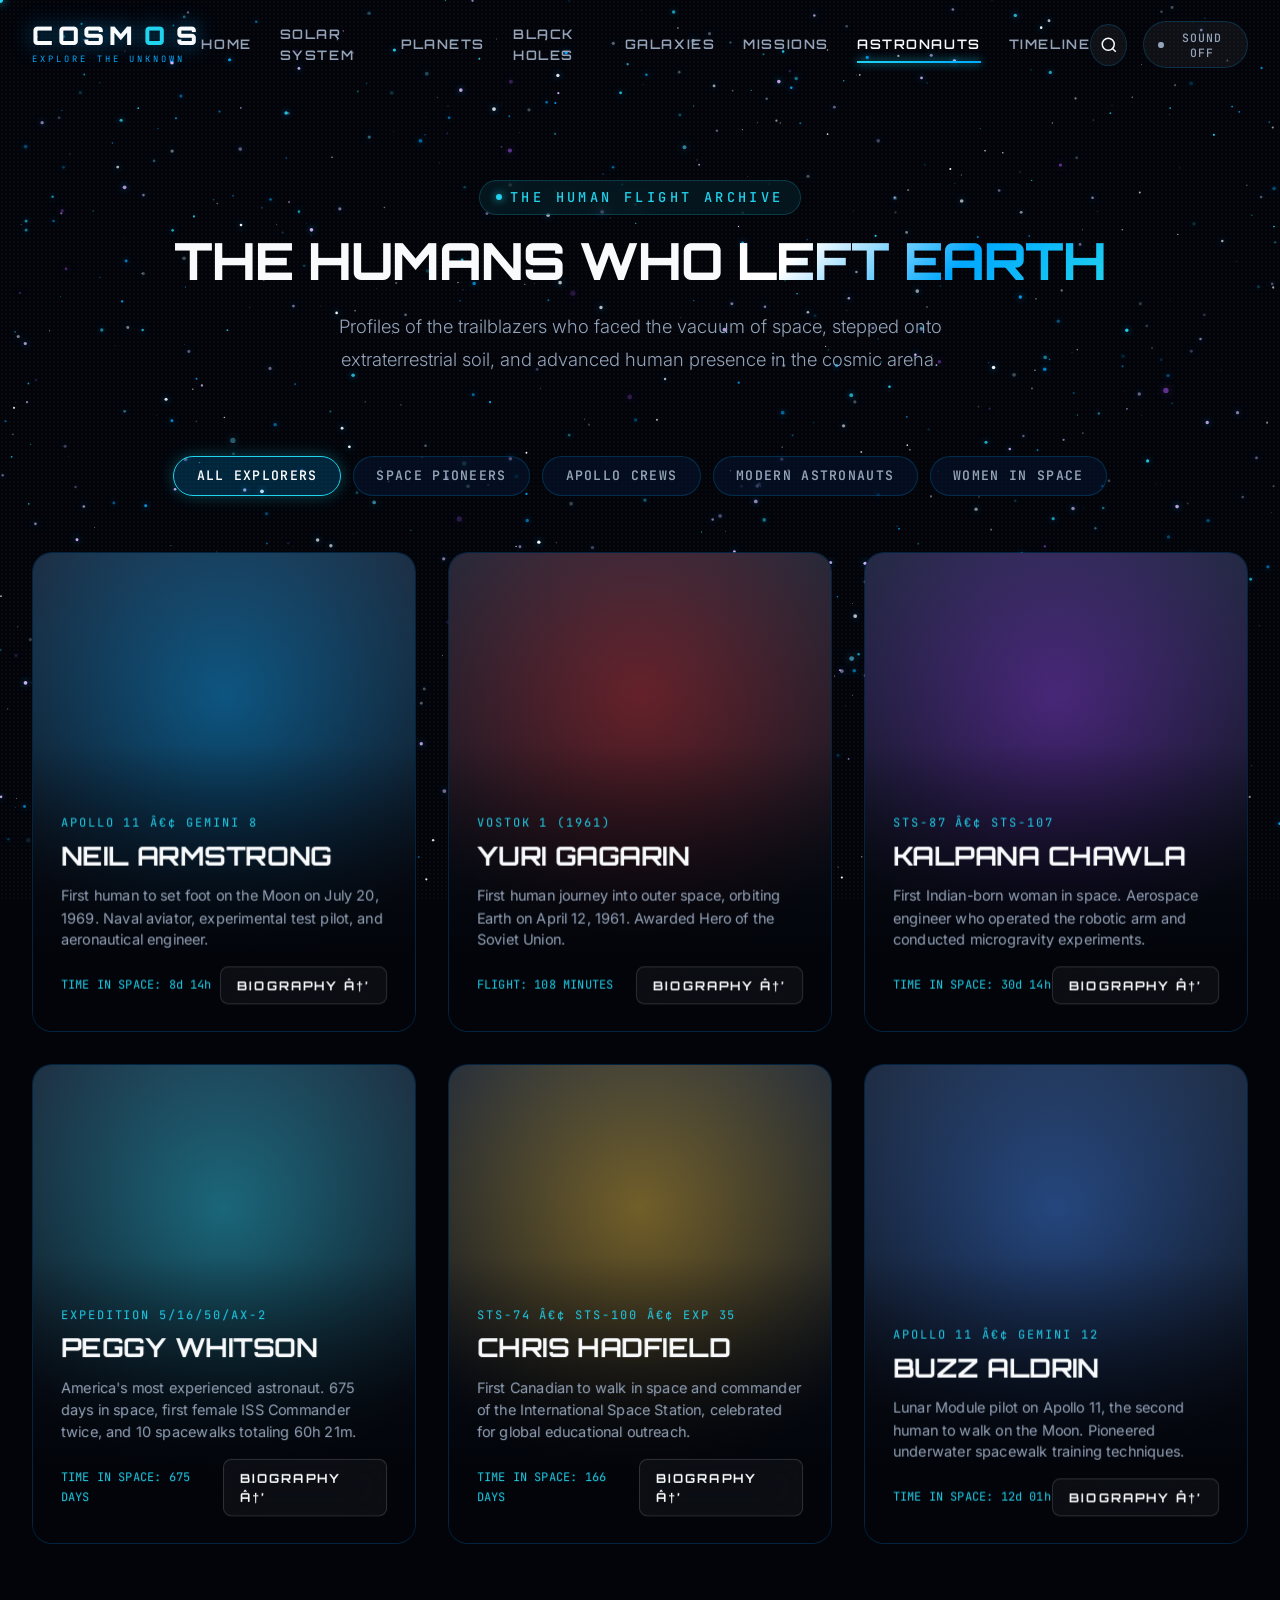
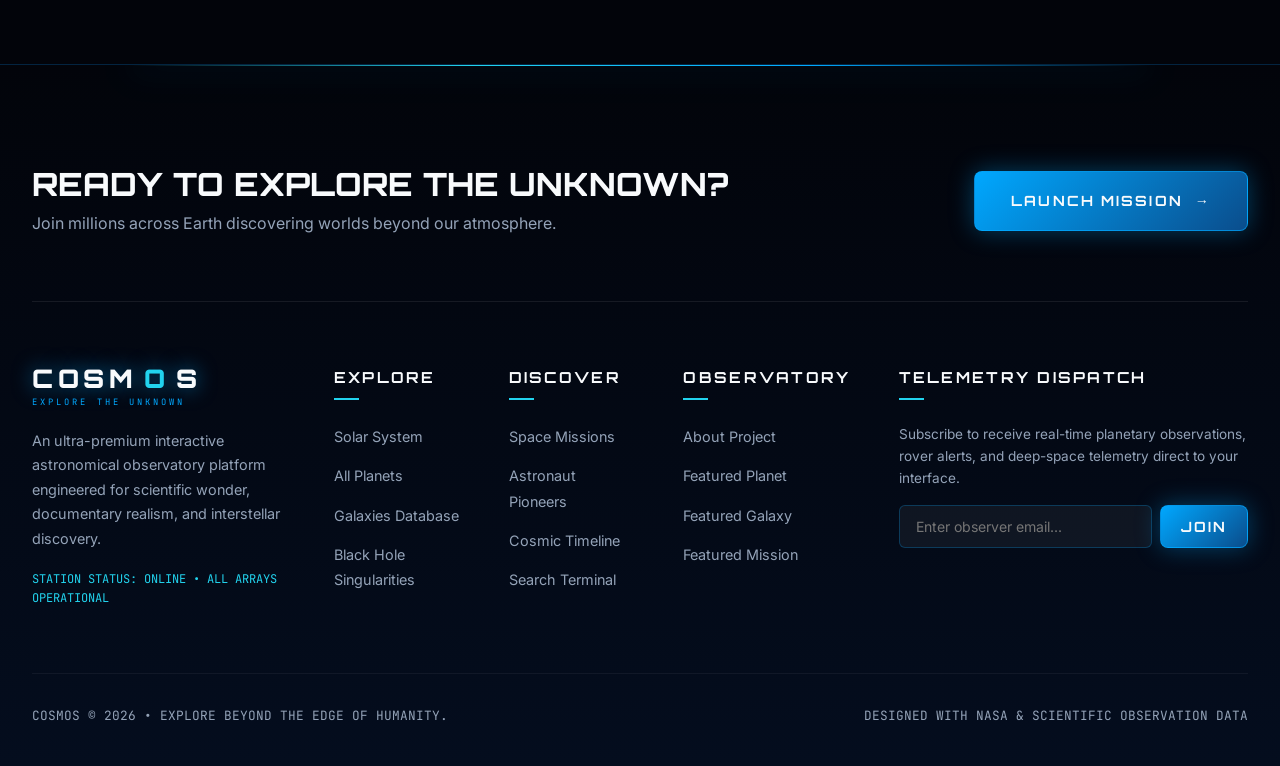
<file: astronauts.html>
﻿<!DOCTYPE html>
<html lang="en">
<head>
  <meta charset="UTF-8">
  <meta name="viewport" content="width=device-width, initial-scale=1.0">
  <meta name="description" content="Tribute to the courageous astronauts, cosmonauts, and pioneers who broke the gravitational bounds of Earth.">
  <title>Astronauts â€” COSMOS Exploration</title>
  <link rel="stylesheet" href="css/style.css">
  <link rel="stylesheet" href="css/animations.css">
  <link rel="stylesheet" href="css/responsive.css">
</head>
<body>

  <canvas id="star-canvas"></canvas>
  <canvas id="particle-canvas"></canvas>
  <div class="cosmic-noise-overlay"></div>
  <div class="shooting-star-container"></div>
  <div class="custom-cursor-dot"></div>
  <div class="custom-cursor-ring"></div>

  <!-- Header -->
  <header class="site-header" role="banner">
    <div class="cosmic-container header-inner">
      <a href="index.html" class="brand-logo" aria-label="COSMOS Homepage">
        <span class="logo-main">COSM<span class="accent-orbit">O</span>S</span>
        <span class="logo-sub">Explore the Unknown</span>
      </a>

      <nav class="main-nav" role="navigation">
        <ul class="nav-list">
          <li class="nav-item"><a href="index.html" class="nav-link">Home</a></li>
          <li class="nav-item"><a href="solar-system.html" class="nav-link">Solar System</a></li>
          <li class="nav-item"><a href="planets.html" class="nav-link">Planets</a></li>
          <li class="nav-item"><a href="black-holes.html" class="nav-link">Black Holes</a></li>
          <li class="nav-item"><a href="galaxies.html" class="nav-link">Galaxies</a></li>
          <li class="nav-item"><a href="space-missions.html" class="nav-link">Missions</a></li>
          <li class="nav-item"><a href="astronauts.html" class="nav-link active">Astronauts</a></li>
          <li class="nav-item"><a href="space-timeline.html" class="nav-link">Timeline</a></li>
        </ul>
      </nav>

      <div class="header-actions">
        <a href="search.html" class="icon-btn" aria-label="Search"><svg width="18" height="18" viewBox="0 0 24 24" fill="none" stroke="currentColor" stroke-width="2"><circle cx="11" cy="11" r="8"></circle><line x1="21" y1="21" x2="16.65" y2="16.65"></line></svg></a>
        <button class="sound-toggle" aria-label="Toggle Sound"><span class="sound-dot"></span><span class="sound-text">SOUND OFF</span></button>
        <button class="mobile-menu-btn" aria-label="Menu"><span></span><span></span><span></span></button>
      </div>
    </div>
  </header>

  <!-- Mobile Menu -->
  <div class="mobile-menu-overlay" role="dialog">
    <ul class="mobile-nav-list">
      <li class="mobile-nav-item"><a href="index.html" class="mobile-nav-link">Home</a></li>
      <li class="mobile-nav-item"><a href="solar-system.html" class="mobile-nav-link">Solar System</a></li>
      <li class="mobile-nav-item"><a href="planets.html" class="mobile-nav-link">Planets</a></li>
      <li class="mobile-nav-item"><a href="black-holes.html" class="mobile-nav-link">Black Holes</a></li>
      <li class="mobile-nav-item"><a href="galaxies.html" class="mobile-nav-link">Galaxies</a></li>
      <li class="mobile-nav-item"><a href="space-missions.html" class="mobile-nav-link">Missions</a></li>
      <li class="mobile-nav-item"><a href="astronauts.html" class="mobile-nav-link active">Astronauts</a></li>
      <li class="mobile-nav-item"><a href="space-timeline.html" class="mobile-nav-link">Timeline</a></li>
      <li class="mobile-nav-item"><a href="search.html" class="mobile-nav-link">Search Terminal</a></li>
      <li class="mobile-nav-item"><a href="about.html" class="mobile-nav-link">About</a></li>
    </ul>
  </div>

  <main id="main-content">
    <section class="page-hero">
      <div class="cosmic-container">
        <span class="section-tag reveal-up">THE HUMAN FLIGHT ARCHIVE</span>
        <h1 class="section-title reveal-up delay-1">THE HUMANS WHO <span class="gradient-text">LEFT EARTH</span></h1>
        <p class="section-subtitle reveal-up delay-2">
          Profiles of the trailblazers who faced the vacuum of space, stepped onto extraterrestrial soil, and advanced human presence in the cosmic arena.
        </p>
      </div>
    </section>

    <!-- Filter Categories -->
    <section class="section-spacing" style="padding-top: 0;">
      <div class="cosmic-container">
        <div class="filter-tabs reveal-up" id="astro-filters">
          <button class="filter-btn active" data-astro-filter="all">ALL EXPLORERS</button>
          <button class="filter-btn" data-astro-filter="pioneers">SPACE PIONEERS</button>
          <button class="filter-btn" data-astro-filter="apollo">APOLLO CREWS</button>
          <button class="filter-btn" data-astro-filter="modern">MODERN ASTRONAUTS</button>
          <button class="filter-btn" data-astro-filter="women">WOMEN IN SPACE</button>
        </div>

        <div class="astronauts-grid" id="astro-catalog-grid">

          <!-- Neil Armstrong -->
          <div class="astronaut-card tilt-card reveal-up delay-1 astro-card-item" data-astro-group="apollo">
            <div class="astronaut-portrait" style="background-image: radial-gradient(circle at 50% 30%, rgba(0, 168, 255, 0.4), transparent 70%), linear-gradient(180deg, #1E293B, #02040A);"></div>
            <div class="astronaut-details tilt-inner">
              <span class="astronaut-mission-badge">APOLLO 11 â€¢ GEMINI 8</span>
              <h3 class="astronaut-name">NEIL ARMSTRONG</h3>
              <p class="astronaut-achievement">
                First human to set foot on the Moon on July 20, 1969. Naval aviator, experimental test pilot, and aeronautical engineer.
              </p>
              <div style="display: flex; justify-content: space-between; align-items: center;">
                <span style="font-family: var(--font-mono); font-size: 0.72rem; color: var(--cosmic-cyan);">TIME IN SPACE: 8d 14h</span>
                <a href="astronaut-details.html?astronaut=neil-armstrong" class="cosmic-btn cosmic-btn-secondary" style="padding: 0.5rem 1rem; font-size: 0.75rem;">BIOGRAPHY â†’</a>
              </div>
            </div>
          </div>

          <!-- Yuri Gagarin -->
          <div class="astronaut-card tilt-card reveal-up delay-2 astro-card-item" data-astro-group="pioneers">
            <div class="astronaut-portrait" style="background-image: radial-gradient(circle at 50% 30%, rgba(220, 38, 38, 0.4), transparent 70%), linear-gradient(180deg, #1E293B, #02040A);"></div>
            <div class="astronaut-details tilt-inner">
              <span class="astronaut-mission-badge">VOSTOK 1 (1961)</span>
              <h3 class="astronaut-name">YURI GAGARIN</h3>
              <p class="astronaut-achievement">
                First human journey into outer space, orbiting Earth on April 12, 1961. Awarded Hero of the Soviet Union.
              </p>
              <div style="display: flex; justify-content: space-between; align-items: center;">
                <span style="font-family: var(--font-mono); font-size: 0.72rem; color: var(--cosmic-cyan);">FLIGHT: 108 MINUTES</span>
                <a href="astronaut-details.html?astronaut=yuri-gagarin" class="cosmic-btn cosmic-btn-secondary" style="padding: 0.5rem 1rem; font-size: 0.75rem;">BIOGRAPHY â†’</a>
              </div>
            </div>
          </div>

          <!-- Kalpana Chawla -->
          <div class="astronaut-card tilt-card reveal-up delay-3 astro-card-item" data-astro-group="women">
            <div class="astronaut-portrait" style="background-image: radial-gradient(circle at 50% 30%, rgba(147, 51, 234, 0.4), transparent 70%), linear-gradient(180deg, #1E293B, #02040A);"></div>
            <div class="astronaut-details tilt-inner">
              <span class="astronaut-mission-badge">STS-87 â€¢ STS-107</span>
              <h3 class="astronaut-name">KALPANA CHAWLA</h3>
              <p class="astronaut-achievement">
                First Indian-born woman in space. Aerospace engineer who operated the robotic arm and conducted microgravity experiments.
              </p>
              <div style="display: flex; justify-content: space-between; align-items: center;">
                <span style="font-family: var(--font-mono); font-size: 0.72rem; color: var(--cosmic-cyan);">TIME IN SPACE: 30d 14h</span>
                <a href="astronaut-details.html?astronaut=kalpana-chawla" class="cosmic-btn cosmic-btn-secondary" style="padding: 0.5rem 1rem; font-size: 0.75rem;">BIOGRAPHY â†’</a>
              </div>
            </div>
          </div>

          <!-- Peggy Whitson -->
          <div class="astronaut-card tilt-card reveal-up delay-1 astro-card-item" data-astro-group="women">
            <div class="astronaut-portrait" style="background-image: radial-gradient(circle at 50% 30%, rgba(34, 211, 238, 0.4), transparent 70%), linear-gradient(180deg, #1E293B, #02040A);"></div>
            <div class="astronaut-details tilt-inner">
              <span class="astronaut-mission-badge">EXPEDITION 5/16/50/AX-2</span>
              <h3 class="astronaut-name">PEGGY WHITSON</h3>
              <p class="astronaut-achievement">
                America's most experienced astronaut. 675 days in space, first female ISS Commander twice, and 10 spacewalks totaling 60h 21m.
              </p>
              <div style="display: flex; justify-content: space-between; align-items: center;">
                <span style="font-family: var(--font-mono); font-size: 0.72rem; color: var(--cosmic-cyan);">TIME IN SPACE: 675 DAYS</span>
                <a href="astronaut-details.html?astronaut=peggy-whitson" class="cosmic-btn cosmic-btn-secondary" style="padding: 0.5rem 1rem; font-size: 0.75rem;">BIOGRAPHY â†’</a>
              </div>
            </div>
          </div>

          <!-- Chris Hadfield -->
          <div class="astronaut-card tilt-card reveal-up delay-2 astro-card-item" data-astro-group="modern">
            <div class="astronaut-portrait" style="background-image: radial-gradient(circle at 50% 30%, rgba(251, 191, 36, 0.4), transparent 70%), linear-gradient(180deg, #1E293B, #02040A);"></div>
            <div class="astronaut-details tilt-inner">
              <span class="astronaut-mission-badge">STS-74 â€¢ STS-100 â€¢ EXP 35</span>
              <h3 class="astronaut-name">CHRIS HADFIELD</h3>
              <p class="astronaut-achievement">
                First Canadian to walk in space and commander of the International Space Station, celebrated for global educational outreach.
              </p>
              <div style="display: flex; justify-content: space-between; align-items: center;">
                <span style="font-family: var(--font-mono); font-size: 0.72rem; color: var(--cosmic-cyan);">TIME IN SPACE: 166 DAYS</span>
                <a href="astronaut-details.html?astronaut=chris-hadfield" class="cosmic-btn cosmic-btn-secondary" style="padding: 0.5rem 1rem; font-size: 0.75rem;">BIOGRAPHY â†’</a>
              </div>
            </div>
          </div>

          <!-- Buzz Aldrin -->
          <div class="astronaut-card tilt-card reveal-up delay-3 astro-card-item" data-astro-group="apollo">
            <div class="astronaut-portrait" style="background-image: radial-gradient(circle at 50% 30%, rgba(59, 130, 246, 0.4), transparent 70%), linear-gradient(180deg, #1E293B, #02040A);"></div>
            <div class="astronaut-details tilt-inner">
              <span class="astronaut-mission-badge">APOLLO 11 â€¢ GEMINI 12</span>
              <h3 class="astronaut-name">BUZZ ALDRIN</h3>
              <p class="astronaut-achievement">
                Lunar Module pilot on Apollo 11, the second human to walk on the Moon. Pioneered underwater spacewalk training techniques.
              </p>
              <div style="display: flex; justify-content: space-between; align-items: center;">
                <span style="font-family: var(--font-mono); font-size: 0.72rem; color: var(--cosmic-cyan);">TIME IN SPACE: 12d 01h</span>
                <a href="astronaut-details.html?astronaut=buzz-aldrin" class="cosmic-btn cosmic-btn-secondary" style="padding: 0.5rem 1rem; font-size: 0.75rem;">BIOGRAPHY â†’</a>
              </div>
            </div>
          </div>

        </div>
      </div>
    </section>
  </main>

    <!-- ==========================================================================
       ENORMOUS CINEMATIC FOOTER
       ========================================================================== -->
  <footer class="site-footer" role="contentinfo">
    <div class="footer-horizon-glow"></div>
    <div class="cosmic-container">
      <div class="footer-top">
        <div class="footer-callout">
          <h3>READY TO EXPLORE THE UNKNOWN?</h3>
          <p>Join millions across Earth discovering worlds beyond our atmosphere.</p>
        </div>
        <a href="solar-system.html" class="cosmic-btn cosmic-btn-primary">
          LAUNCH MISSION <span class="arrow">→</span>
        </a>
      </div>

      <div class="footer-grid">
        <!-- Col 1: Brand -->
        <div>
          <a href="index.html" class="brand-logo" style="margin-bottom: 1rem;">
            <span class="logo-main">COSM<span class="accent-orbit">O</span>S</span>
            <span class="logo-sub">Explore the Unknown</span>
          </a>
          <p class="footer-about-text">
            An ultra-premium interactive astronomical observatory platform engineered for scientific wonder, documentary realism, and interstellar discovery.
          </p>
          <div style="font-family: var(--font-mono); font-size: 0.75rem; color: var(--cosmic-cyan);">
            STATION STATUS: ONLINE • ALL ARRAYS OPERATIONAL
          </div>
        </div>

        <!-- Col 2: Explore -->
        <div>
          <h4 class="footer-col-title">EXPLORE</h4>
          <ul class="footer-links">
            <li><a href="solar-system.html">Solar System</a></li>
            <li><a href="planets.html">All Planets</a></li>
            <li><a href="galaxies.html">Galaxies Database</a></li>
            <li><a href="black-holes.html">Black Hole Singularities</a></li>
          </ul>
        </div>

        <!-- Col 3: Discover -->
        <div>
          <h4 class="footer-col-title">DISCOVER</h4>
          <ul class="footer-links">
            <li><a href="space-missions.html">Space Missions</a></li>
            <li><a href="astronauts.html">Astronaut Pioneers</a></li>
            <li><a href="space-timeline.html">Cosmic Timeline</a></li>
            <li><a href="search.html">Search Terminal</a></li>
          </ul>
        </div>

        <!-- Col 4: Project -->
        <div>
          <h4 class="footer-col-title">OBSERVATORY</h4>
          <ul class="footer-links">
            <li><a href="about.html">About Project</a></li>
            <li><a href="planet-details.html?planet=jupiter">Featured Planet</a></li>
            <li><a href="galaxy-details.html?galaxy=andromeda">Featured Galaxy</a></li>
            <li><a href="mission-details.html?mission=jwst">Featured Mission</a></li>
          </ul>
        </div>

        <!-- Col 5: Telemetry Dispatch -->
        <div>
          <h4 class="footer-col-title">TELEMETRY DISPATCH</h4>
          <p style="font-size: 0.85rem; color: var(--soft-space-gray); line-height: 1.6;">
            Subscribe to receive real-time planetary observations, rover alerts, and deep-space telemetry direct to your interface.
          </p>
          <form class="footer-newsletter-form" onsubmit="event.preventDefault(); alert('Telemetry channel confirmed. You are registered on the COSMOS frequency.');">
            <input type="email" placeholder="Enter observer email..." class="footer-input" required>
            <button type="submit" class="cosmic-btn cosmic-btn-primary" style="padding: 0.75rem 1.25rem;">JOIN</button>
          </form>
        </div>
      </div>

      <div class="footer-bottom">
        <div>COSMOS © 2026 • EXPLORE BEYOND THE EDGE OF HUMANITY.</div>
        <div>DESIGNED WITH NASA & SCIENTIFIC OBSERVATION DATA</div>
      </div>
    </div>
  </footer>

  <script src="js/stars.js"></script>
  <script src="js/particles.js"></script>
  <script src="js/parallax.js"></script>
  <script src="js/planets.js"></script>
  <script src="js/main.js"></script>
  <script>
    // Astronaut Filter System
    const astroFilterBtns = document.querySelectorAll('#astro-filters [data-astro-filter]');
    const astroCards = document.querySelectorAll('#astro-catalog-grid .astro-card-item');

    astroFilterBtns.forEach(btn => {
      btn.addEventListener('click', () => {
        astroFilterBtns.forEach(b => b.classList.remove('active'));
        btn.classList.add('active');
        const filter = btn.getAttribute('data-astro-filter');

        astroCards.forEach(card => {
          const group = card.getAttribute('data-astro-group');
          if (filter === 'all' || filter === group) {
            card.style.display = 'block';
          } else {
            card.style.display = 'none';
          }
        });
      });
    });
  </script>
</body>
</html>
</file>
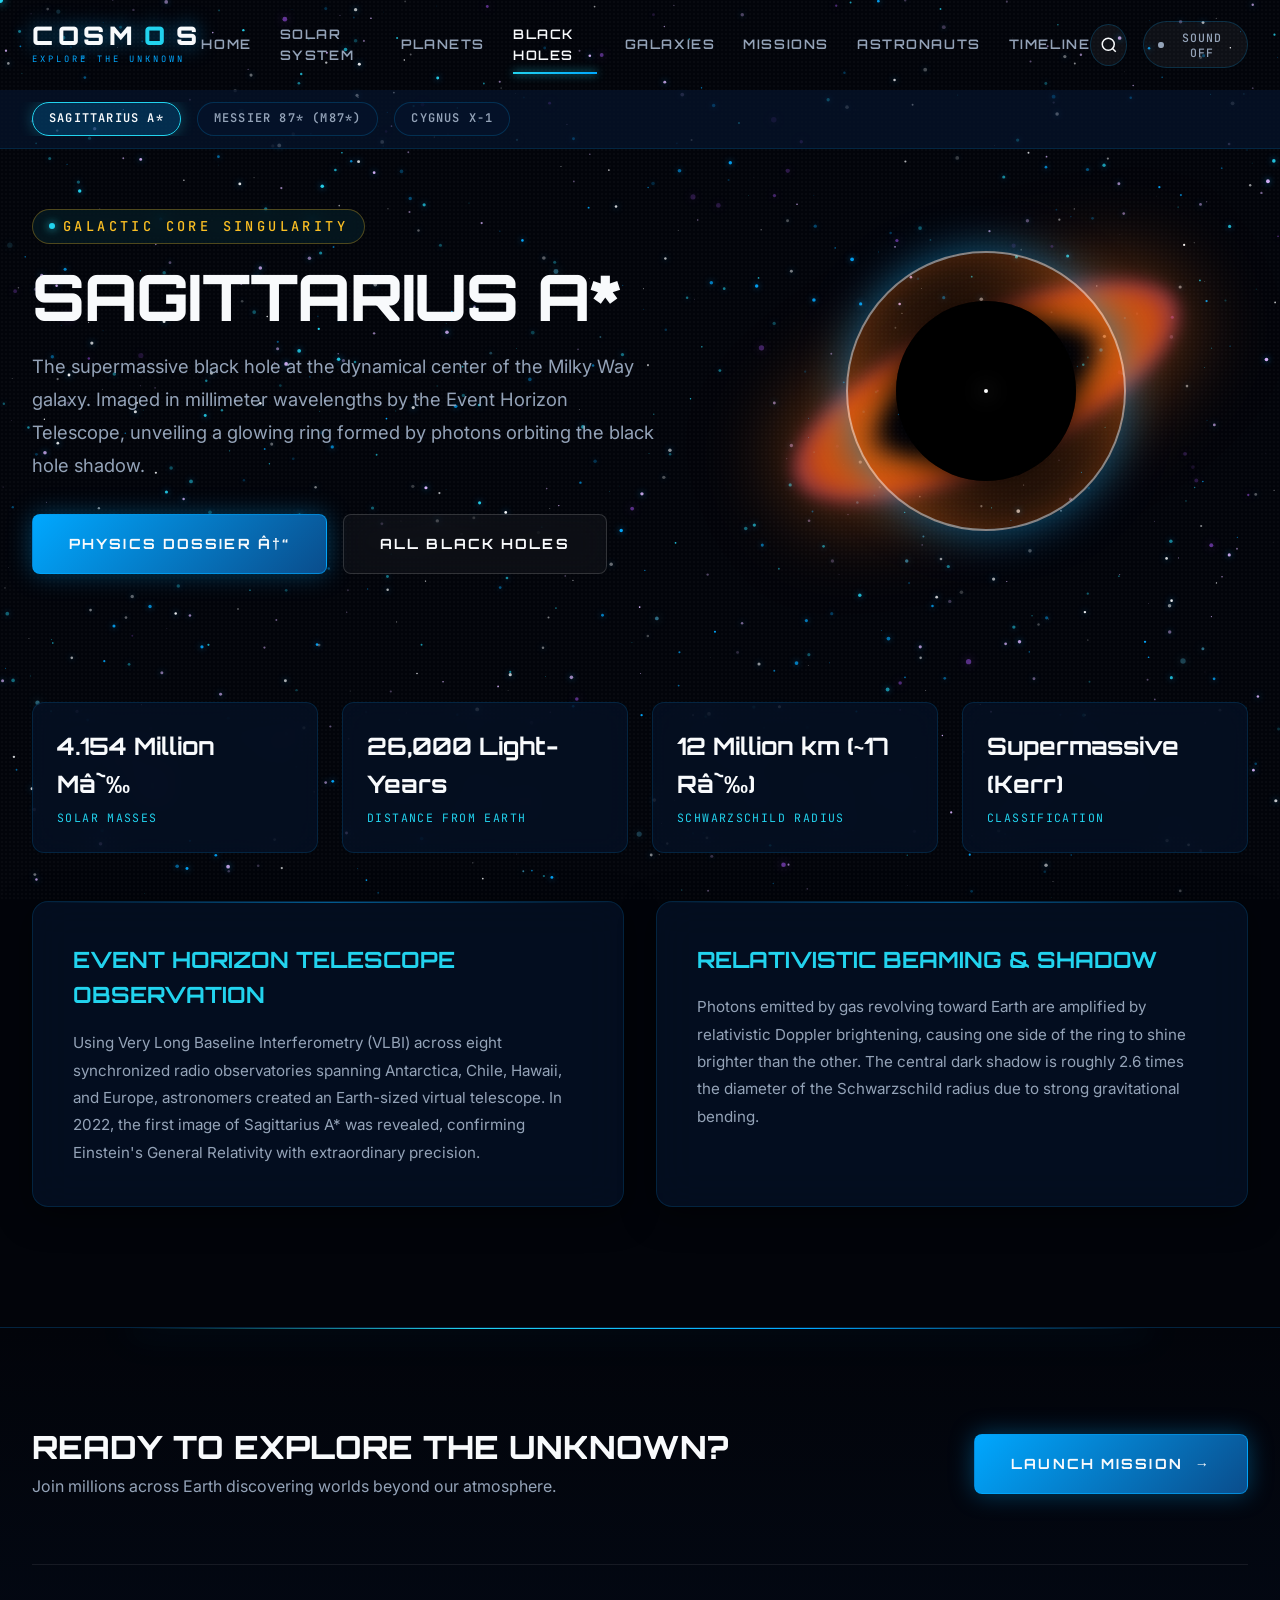
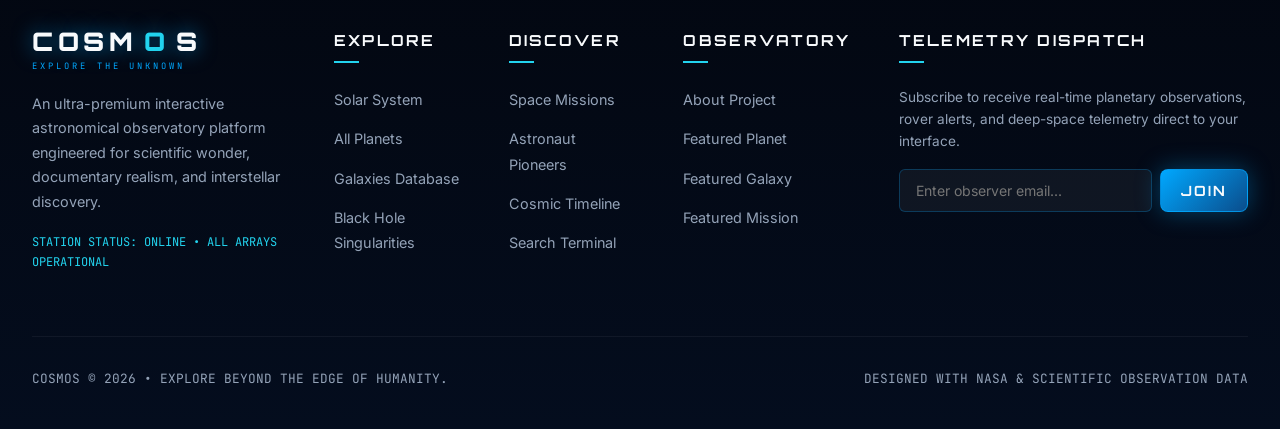
<file: black-hole-details.html>
﻿<!DOCTYPE html>
<html lang="en">
<head>
  <meta charset="UTF-8">
  <meta name="viewport" content="width=device-width, initial-scale=1.0">
  <meta name="description" content="Deep dive singularity analysis into Sagittarius A*, Messier 87*, and Cygnus X-1 with Event Horizon Telescope observation metrics.">
  <title>Black Hole Telemetry â€” COSMOS</title>
  <link rel="stylesheet" href="css/style.css">
  <link rel="stylesheet" href="css/animations.css">
  <link rel="stylesheet" href="css/responsive.css">
</head>
<body>

  <canvas id="star-canvas"></canvas>
  <canvas id="particle-canvas"></canvas>
  <div class="cosmic-noise-overlay"></div>
  <div class="shooting-star-container"></div>
  <div class="custom-cursor-dot"></div>
  <div class="custom-cursor-ring"></div>

  <!-- Header -->
  <header class="site-header" role="banner">
    <div class="cosmic-container header-inner">
      <a href="index.html" class="brand-logo" aria-label="COSMOS Homepage">
        <span class="logo-main">COSM<span class="accent-orbit">O</span>S</span>
        <span class="logo-sub">Explore the Unknown</span>
      </a>

      <nav class="main-nav" role="navigation">
        <ul class="nav-list">
          <li class="nav-item"><a href="index.html" class="nav-link">Home</a></li>
          <li class="nav-item"><a href="solar-system.html" class="nav-link">Solar System</a></li>
          <li class="nav-item"><a href="planets.html" class="nav-link">Planets</a></li>
          <li class="nav-item"><a href="black-holes.html" class="nav-link active">Black Holes</a></li>
          <li class="nav-item"><a href="galaxies.html" class="nav-link">Galaxies</a></li>
          <li class="nav-item"><a href="space-missions.html" class="nav-link">Missions</a></li>
          <li class="nav-item"><a href="astronauts.html" class="nav-link">Astronauts</a></li>
          <li class="nav-item"><a href="space-timeline.html" class="nav-link">Timeline</a></li>
        </ul>
      </nav>

      <div class="header-actions">
        <a href="search.html" class="icon-btn" aria-label="Search"><svg width="18" height="18" viewBox="0 0 24 24" fill="none" stroke="currentColor" stroke-width="2"><circle cx="11" cy="11" r="8"></circle><line x1="21" y1="21" x2="16.65" y2="16.65"></line></svg></a>
        <button class="sound-toggle" aria-label="Toggle Sound"><span class="sound-dot"></span><span class="sound-text">SOUND OFF</span></button>
        <button class="mobile-menu-btn" aria-label="Menu"><span></span><span></span><span></span></button>
      </div>
    </div>
  </header>

  <!-- Mobile Menu -->
  <div class="mobile-menu-overlay" role="dialog">
    <ul class="mobile-nav-list">
      <li class="mobile-nav-item"><a href="index.html" class="mobile-nav-link">Home</a></li>
      <li class="mobile-nav-item"><a href="solar-system.html" class="mobile-nav-link">Solar System</a></li>
      <li class="mobile-nav-item"><a href="planets.html" class="mobile-nav-link">Planets</a></li>
      <li class="mobile-nav-item"><a href="black-holes.html" class="mobile-nav-link active">Black Holes</a></li>
      <li class="mobile-nav-item"><a href="galaxies.html" class="mobile-nav-link">Galaxies</a></li>
      <li class="mobile-nav-item"><a href="space-missions.html" class="mobile-nav-link">Missions</a></li>
      <li class="mobile-nav-item"><a href="astronauts.html" class="mobile-nav-link">Astronauts</a></li>
      <li class="mobile-nav-item"><a href="space-timeline.html" class="mobile-nav-link">Timeline</a></li>
      <li class="mobile-nav-item"><a href="search.html" class="mobile-nav-link">Search Terminal</a></li>
      <li class="mobile-nav-item"><a href="about.html" class="mobile-nav-link">About</a></li>
    </ul>
  </div>

  <main id="main-content">
    <!-- Quick Switcher Bar -->
    <div style="background: rgba(6, 21, 45, 0.7); border-bottom: 1px solid rgba(0, 168, 255, 0.15); padding: 0.75rem 0; margin-top: var(--header-height); position: relative; z-index: 100;">
      <div class="cosmic-container" style="display: flex; gap: 1rem; overflow-x: auto;">
        <a href="black-hole-details.html?bh=sagittarius-a" id="bh-link-sagittarius-a" class="filter-btn" style="padding: 0.4rem 1rem; font-size: 0.75rem;">SAGITTARIUS A*</a>
        <a href="black-hole-details.html?bh=m87" id="bh-link-m87" class="filter-btn" style="padding: 0.4rem 1rem; font-size: 0.75rem;">MESSIER 87* (M87*)</a>
        <a href="black-hole-details.html?bh=cygnus-x1" id="bh-link-cygnus-x1" class="filter-btn" style="padding: 0.4rem 1rem; font-size: 0.75rem;">CYGNUS X-1</a>
      </div>
    </div>

    <!-- Black Hole Hero -->
    <section class="page-hero" style="padding-top: 60px; padding-bottom: 40px;">
      <div class="cosmic-container">
        <div style="display: grid; grid-template-columns: 1.2fr 1fr; gap: 4rem; align-items: center; text-align: left;">
          <div>
            <span class="section-tag" id="bh-tag" style="color: var(--accent-gold); border-color: rgba(251, 191, 36, 0.3);">GALACTIC CORE SINGULARITY</span>
            <h1 class="section-title" id="bh-name" style="font-size: clamp(2.6rem, 5vw, 4.4rem); margin-bottom: 1rem;">SAGITTARIUS A*</h1>
            <p style="font-size: 1.15rem; color: var(--soft-space-gray); line-height: 1.8; margin-bottom: 2rem;" id="bh-desc">
              The supermassive black hole at the dynamical center of the Milky Way galaxy. Imaged in millimeter wavelengths by the Event Horizon Telescope, unveiling a glowing ring formed by photons orbiting the black hole shadow.
            </p>
            <div style="display: flex; gap: 1rem; flex-wrap: wrap;">
              <a href="#telemetry" class="cosmic-btn cosmic-btn-primary">PHYSICS DOSSIER â†“</a>
              <a href="black-holes.html" class="cosmic-btn cosmic-btn-secondary">ALL BLACK HOLES</a>
            </div>
          </div>

          <!-- Dynamic Black Hole Graphic -->
          <div style="display: flex; justify-content: center; align-items: center;">
            <div class="black-hole-engine" style="width: 360px; height: 360px;">
              <div class="accretion-disk" style="width: 420px; height: 150px;"></div>
              <div class="gravitational-lens" style="width: 280px; height: 280px;"></div>
              <div class="event-horizon" style="width: 180px; height: 180px;">
                <div class="singularity-core"></div>
              </div>
            </div>
          </div>
        </div>
      </div>
    </section>

    <!-- Telemetry Specs Grid -->
    <section class="section-spacing" id="telemetry" style="padding-top: 40px;">
      <div class="cosmic-container">
        <div class="telemetry-specs-grid">
          <div class="spec-card">
            <div class="spec-card-val" id="bh-spec-mass">4.154 Million Mâ˜‰</div>
            <div class="spec-card-lbl">SOLAR MASSES</div>
          </div>
          <div class="spec-card">
            <div class="spec-card-val" id="bh-spec-dist">26,000 Light-Years</div>
            <div class="spec-card-lbl">DISTANCE FROM EARTH</div>
          </div>
          <div class="spec-card">
            <div class="spec-card-val" id="bh-spec-radius">12 Million km (~17 Râ˜‰)</div>
            <div class="spec-card-lbl">SCHWARZSCHILD RADIUS</div>
          </div>
          <div class="spec-card">
            <div class="spec-card-val" id="bh-spec-type">Supermassive (Kerr)</div>
            <div class="spec-card-lbl">CLASSIFICATION</div>
          </div>
        </div>

        <!-- Relativistic Insights -->
        <div style="display: grid; grid-template-columns: 1fr 1fr; gap: 2rem; margin-top: 2rem;">
          <div class="glass-card" style="padding: 2.5rem;">
            <h3 style="font-family: var(--font-heading); font-size: 1.4rem; color: var(--cosmic-cyan); margin-bottom: 1rem;">EVENT HORIZON TELESCOPE OBSERVATION</h3>
            <p style="font-size: 0.95rem; color: var(--soft-space-gray); line-height: 1.8;" id="bh-eht-notes">
              Using Very Long Baseline Interferometry (VLBI) across eight synchronized radio observatories spanning Antarctica, Chile, Hawaii, and Europe, astronomers created an Earth-sized virtual telescope. In 2022, the first image of Sagittarius A* was revealed, confirming Einstein's General Relativity with extraordinary precision.
            </p>
          </div>

          <div class="glass-card" style="padding: 2.5rem;">
            <h3 style="font-family: var(--font-heading); font-size: 1.4rem; color: var(--cosmic-cyan); margin-bottom: 1rem;">RELATIVISTIC BEAMING &amp; SHADOW</h3>
            <p style="font-size: 0.95rem; color: var(--soft-space-gray); line-height: 1.8;" id="bh-physics-notes">
              Photons emitted by gas revolving toward Earth are amplified by relativistic Doppler brightening, causing one side of the ring to shine brighter than the other. The central dark shadow is roughly 2.6 times the diameter of the Schwarzschild radius due to strong gravitational bending of incoming and outgoing light rays.
            </p>
          </div>
        </div>
      </div>
    </section>
  </main>

    <!-- ==========================================================================
       ENORMOUS CINEMATIC FOOTER
       ========================================================================== -->
  <footer class="site-footer" role="contentinfo">
    <div class="footer-horizon-glow"></div>
    <div class="cosmic-container">
      <div class="footer-top">
        <div class="footer-callout">
          <h3>READY TO EXPLORE THE UNKNOWN?</h3>
          <p>Join millions across Earth discovering worlds beyond our atmosphere.</p>
        </div>
        <a href="solar-system.html" class="cosmic-btn cosmic-btn-primary">
          LAUNCH MISSION <span class="arrow">→</span>
        </a>
      </div>

      <div class="footer-grid">
        <!-- Col 1: Brand -->
        <div>
          <a href="index.html" class="brand-logo" style="margin-bottom: 1rem;">
            <span class="logo-main">COSM<span class="accent-orbit">O</span>S</span>
            <span class="logo-sub">Explore the Unknown</span>
          </a>
          <p class="footer-about-text">
            An ultra-premium interactive astronomical observatory platform engineered for scientific wonder, documentary realism, and interstellar discovery.
          </p>
          <div style="font-family: var(--font-mono); font-size: 0.75rem; color: var(--cosmic-cyan);">
            STATION STATUS: ONLINE • ALL ARRAYS OPERATIONAL
          </div>
        </div>

        <!-- Col 2: Explore -->
        <div>
          <h4 class="footer-col-title">EXPLORE</h4>
          <ul class="footer-links">
            <li><a href="solar-system.html">Solar System</a></li>
            <li><a href="planets.html">All Planets</a></li>
            <li><a href="galaxies.html">Galaxies Database</a></li>
            <li><a href="black-holes.html">Black Hole Singularities</a></li>
          </ul>
        </div>

        <!-- Col 3: Discover -->
        <div>
          <h4 class="footer-col-title">DISCOVER</h4>
          <ul class="footer-links">
            <li><a href="space-missions.html">Space Missions</a></li>
            <li><a href="astronauts.html">Astronaut Pioneers</a></li>
            <li><a href="space-timeline.html">Cosmic Timeline</a></li>
            <li><a href="search.html">Search Terminal</a></li>
          </ul>
        </div>

        <!-- Col 4: Project -->
        <div>
          <h4 class="footer-col-title">OBSERVATORY</h4>
          <ul class="footer-links">
            <li><a href="about.html">About Project</a></li>
            <li><a href="planet-details.html?planet=jupiter">Featured Planet</a></li>
            <li><a href="galaxy-details.html?galaxy=andromeda">Featured Galaxy</a></li>
            <li><a href="mission-details.html?mission=jwst">Featured Mission</a></li>
          </ul>
        </div>

        <!-- Col 5: Telemetry Dispatch -->
        <div>
          <h4 class="footer-col-title">TELEMETRY DISPATCH</h4>
          <p style="font-size: 0.85rem; color: var(--soft-space-gray); line-height: 1.6;">
            Subscribe to receive real-time planetary observations, rover alerts, and deep-space telemetry direct to your interface.
          </p>
          <form class="footer-newsletter-form" onsubmit="event.preventDefault(); alert('Telemetry channel confirmed. You are registered on the COSMOS frequency.');">
            <input type="email" placeholder="Enter observer email..." class="footer-input" required>
            <button type="submit" class="cosmic-btn cosmic-btn-primary" style="padding: 0.75rem 1.25rem;">JOIN</button>
          </form>
        </div>
      </div>

      <div class="footer-bottom">
        <div>COSMOS © 2026 • EXPLORE BEYOND THE EDGE OF HUMANITY.</div>
        <div>DESIGNED WITH NASA & SCIENTIFIC OBSERVATION DATA</div>
      </div>
    </div>
  </footer>

  <script src="js/stars.js"></script>
  <script src="js/particles.js"></script>
  <script src="js/parallax.js"></script>
  <script src="js/planets.js"></script>
  <script src="js/main.js"></script>
  <script>
    // Black Hole Detail Dynamic Switcher
    const BH_DATA = {
      'sagittarius-a': {
        name: 'SAGITTARIUS A*',
        tag: 'GALACTIC CORE SINGULARITY',
        desc: 'The supermassive black hole at the dynamical center of the Milky Way galaxy. Imaged in millimeter wavelengths by the Event Horizon Telescope, unveiling a glowing ring formed by photons orbiting the black hole shadow.',
        mass: '4.154 Million Mâ˜‰',
        dist: '26,000 Light-Years',
        radius: '12 Million km (~17 Râ˜‰)',
        type: 'Supermassive (Kerr)',
        eht: 'Using Very Long Baseline Interferometry (VLBI) across eight synchronized radio observatories spanning Antarctica, Chile, Hawaii, and Europe, astronomers created an Earth-sized virtual telescope. In 2022, the first image of Sagittarius A* was revealed, confirming Einstein\'s General Relativity with extraordinary precision.',
        physics: 'Photons emitted by gas revolving toward Earth are amplified by relativistic Doppler brightening, causing one side of the ring to shine brighter than the other. The central dark shadow is roughly 2.6 times the diameter of the Schwarzschild radius due to strong gravitational bending.'
      },
      'm87': {
        name: 'MESSIER 87* (M87*)',
        tag: 'SUPERMASSIVE MONSTER IN VIRGO A',
        desc: 'One of the most massive known black holes, located in the supergiant elliptical galaxy Messier 87. M87* produces a colossal relativistic plasma jet shooting out over 5,000 light-years at 99% the speed of light.',
        mass: '6.5 Billion Mâ˜‰',
        dist: '53.5 Million Light-Years',
        radius: '19 Billion km (128 AU)',
        type: 'Supermassive Relativistic',
        eht: 'In April 2019, M87* became the first black hole ever directly photographed in human history. The silhouette of its event horizon was captured by the EHT, providing historic optical proof of gravitational spacetime closure.',
        physics: 'The shadow of M87* spans 40 microarcseconds across the sky, equivalent to resolving a credit card on the Moon from Earth. Its accretion disk consumes thousands of Earth masses worth of interstellar gas every day.'
      },
      'cygnus-x1': {
        name: 'CYGNUS X-1',
        tag: 'FIRST CONFIRMED STELLAR SINGULARITY',
        desc: 'A galactic X-ray source in the constellation Cygnus. Discovered in 1964 during an Aerobee rocket flight, it was the focus of the famous 1974 scientific wager between Stephen Hawking and Kip Thorne.',
        mass: '21.2 Mâ˜‰',
        dist: '7,300 Light-Years',
        radius: '62.6 km',
        type: 'Stellar-Mass X-Ray Binary',
        eht: 'Cygnus X-1 orbits a blue supergiant star (HDE 226868) every 5.6 days. Intense gravitational tides strip atmospheric gas from the blue companion, funneling superheated plasma into a ferocious relativistic accretion disk.',
        physics: 'Cygnus X-1 spins at over 95% the theoretical maximum speed permitted by general relativity. Its event horizon measures merely 62.6 kilometers across, yet contains the crushed mass of 21 Suns.'
      }
    };

    (function() {
      const params = new URLSearchParams(window.location.search);
      let bhId = params.get('bh') || 'sagittarius-a';
      if (!BH_DATA[bhId]) bhId = 'sagittarius-a';

      const data = BH_DATA[bhId];
      document.title = `${data.name} â€” COSMOS Black Hole Dossier`;
      document.getElementById('bh-name').textContent = data.name;
      document.getElementById('bh-tag').textContent = data.tag;
      document.getElementById('bh-desc').textContent = data.desc;
      document.getElementById('bh-spec-mass').textContent = data.mass;
      document.getElementById('bh-spec-dist').textContent = data.dist;
      document.getElementById('bh-spec-radius').textContent = data.radius;
      document.getElementById('bh-spec-type').textContent = data.type;
      document.getElementById('bh-eht-notes').textContent = data.eht;
      document.getElementById('bh-physics-notes').textContent = data.physics;

      // Update active button
      ['sagittarius-a', 'm87', 'cygnus-x1'].forEach(id => {
        const el = document.getElementById(`bh-link-${id}`);
        if (el) el.classList.toggle('active', id === bhId);
      });
    })();
  </script>
</body>
</html>
</file>
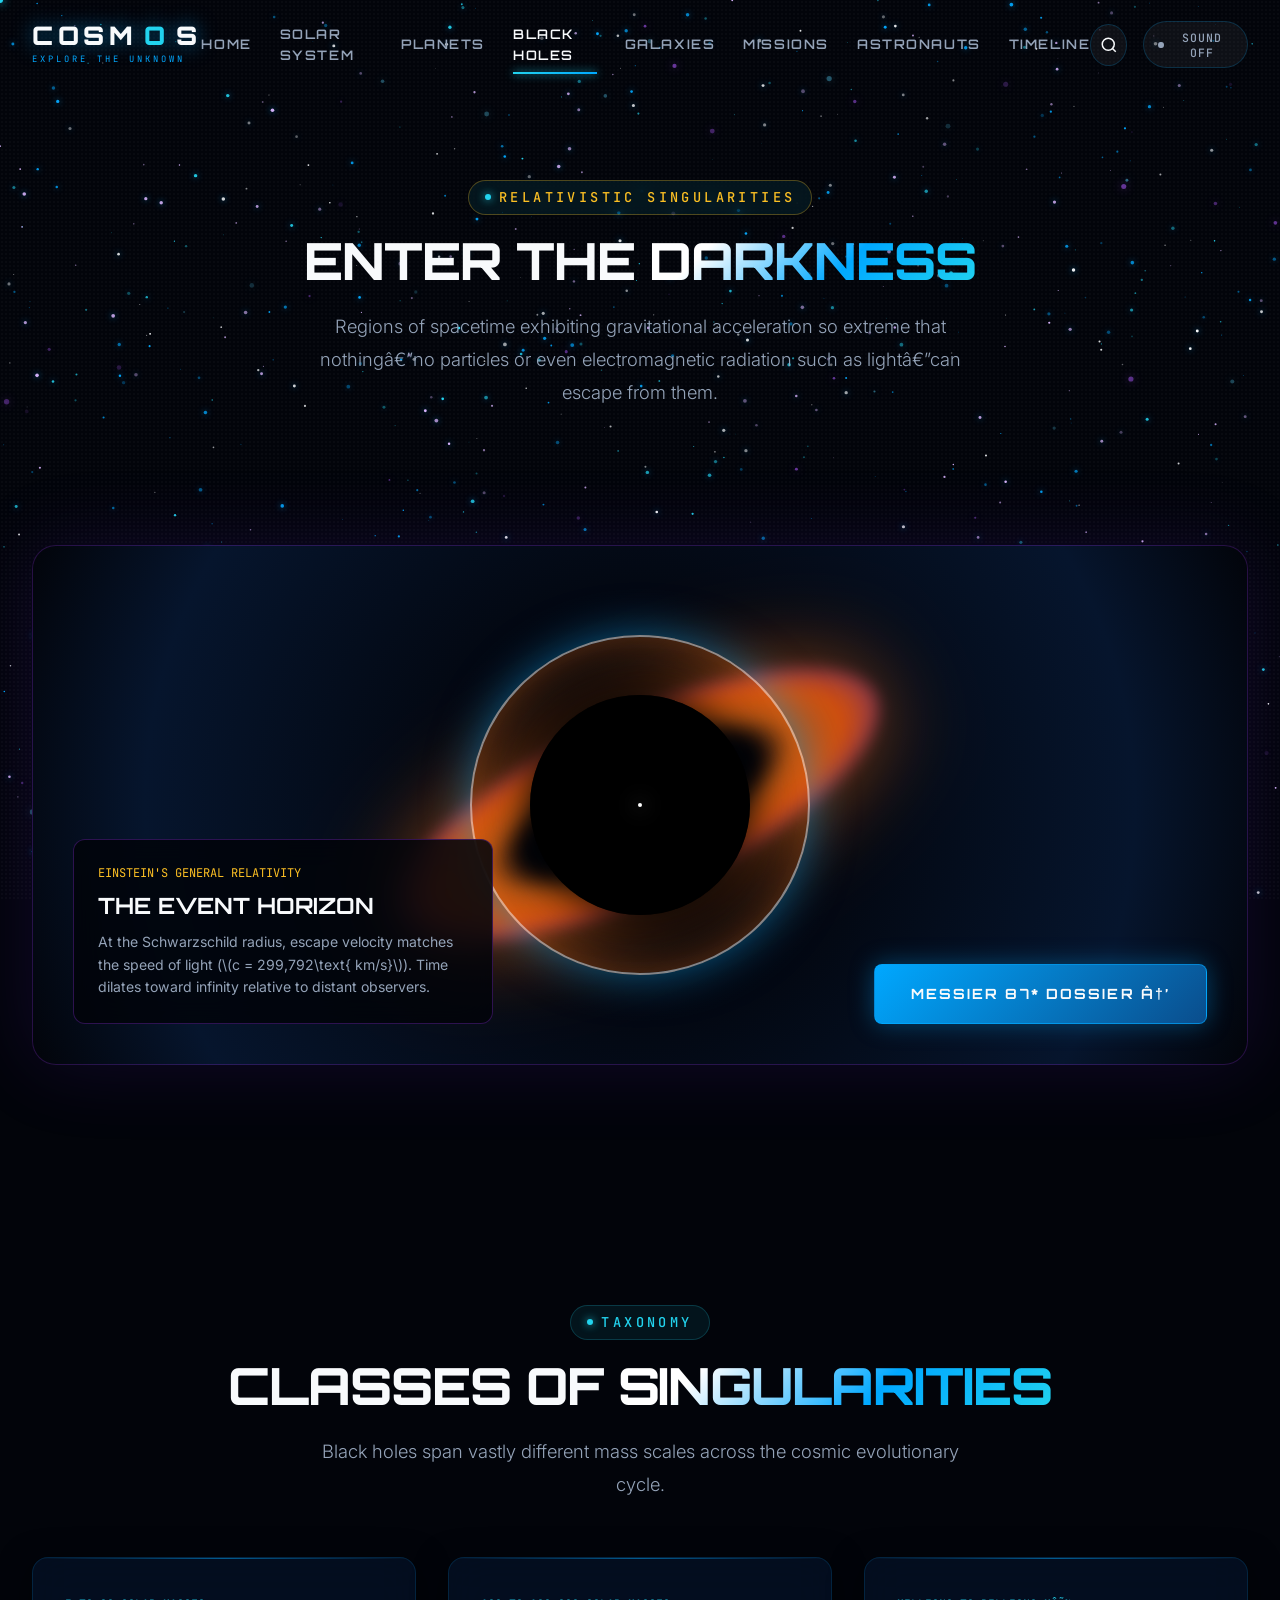
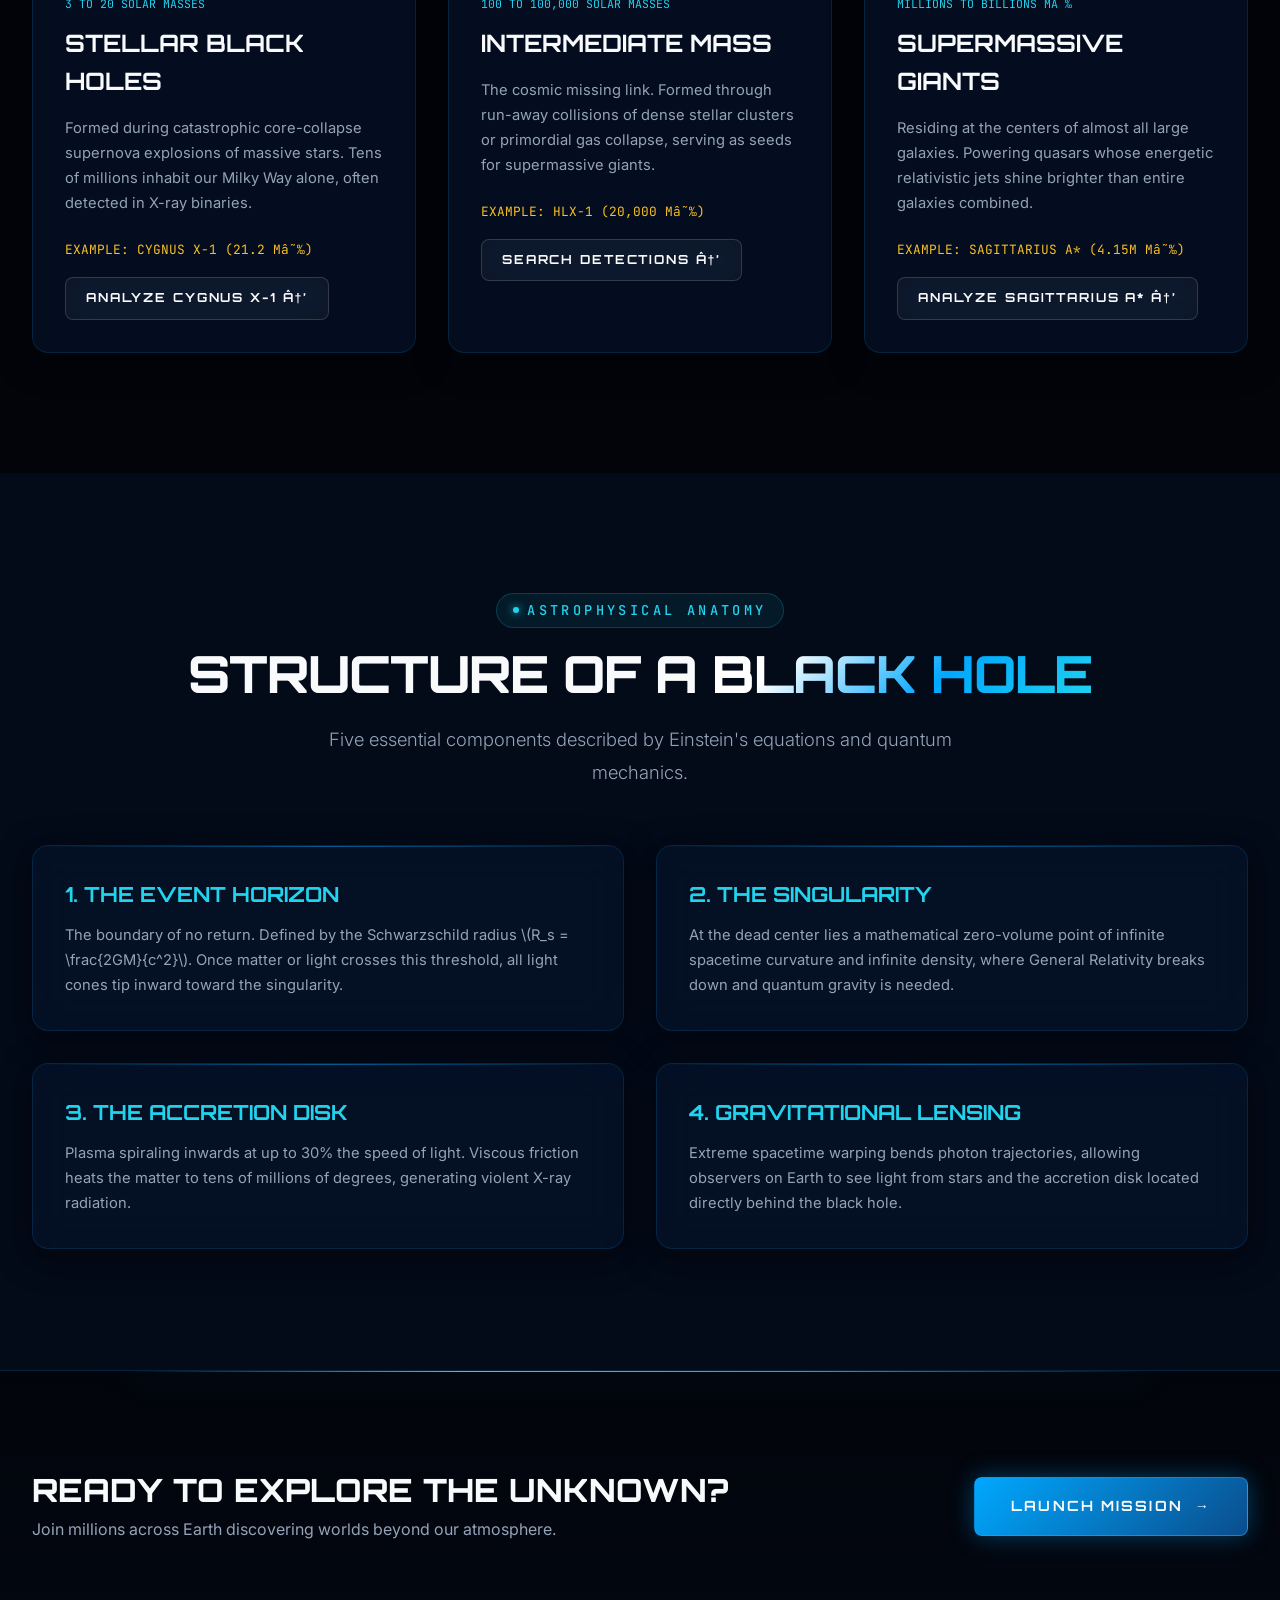
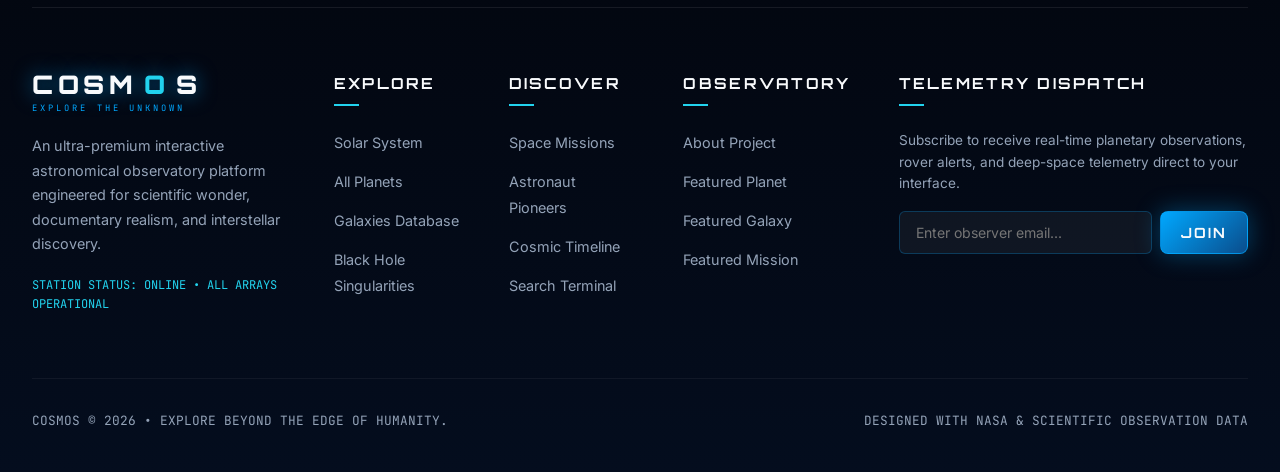
<file: black-holes.html>
﻿<!DOCTYPE html>
<html lang="en">
<head>
  <meta charset="UTF-8">
  <meta name="viewport" content="width=device-width, initial-scale=1.0">
  <meta name="description" content="Explore black hole physics â€” Event horizons, accretion disks, gravitational lensing, singularities, and supermassive black holes.">
  <title>Black Holes â€” COSMOS Exploration</title>
  <link rel="stylesheet" href="css/style.css">
  <link rel="stylesheet" href="css/animations.css">
  <link rel="stylesheet" href="css/responsive.css">
</head>
<body>

  <canvas id="star-canvas"></canvas>
  <canvas id="particle-canvas"></canvas>
  <div class="cosmic-noise-overlay"></div>
  <div class="shooting-star-container"></div>
  <div class="custom-cursor-dot"></div>
  <div class="custom-cursor-ring"></div>

  <!-- Header -->
  <header class="site-header" role="banner">
    <div class="cosmic-container header-inner">
      <a href="index.html" class="brand-logo" aria-label="COSMOS Homepage">
        <span class="logo-main">COSM<span class="accent-orbit">O</span>S</span>
        <span class="logo-sub">Explore the Unknown</span>
      </a>

      <nav class="main-nav" role="navigation">
        <ul class="nav-list">
          <li class="nav-item"><a href="index.html" class="nav-link">Home</a></li>
          <li class="nav-item"><a href="solar-system.html" class="nav-link">Solar System</a></li>
          <li class="nav-item"><a href="planets.html" class="nav-link">Planets</a></li>
          <li class="nav-item"><a href="black-holes.html" class="nav-link active">Black Holes</a></li>
          <li class="nav-item"><a href="galaxies.html" class="nav-link">Galaxies</a></li>
          <li class="nav-item"><a href="space-missions.html" class="nav-link">Missions</a></li>
          <li class="nav-item"><a href="astronauts.html" class="nav-link">Astronauts</a></li>
          <li class="nav-item"><a href="space-timeline.html" class="nav-link">Timeline</a></li>
        </ul>
      </nav>

      <div class="header-actions">
        <a href="search.html" class="icon-btn" aria-label="Search"><svg width="18" height="18" viewBox="0 0 24 24" fill="none" stroke="currentColor" stroke-width="2"><circle cx="11" cy="11" r="8"></circle><line x1="21" y1="21" x2="16.65" y2="16.65"></line></svg></a>
        <button class="sound-toggle" aria-label="Toggle Sound"><span class="sound-dot"></span><span class="sound-text">SOUND OFF</span></button>
        <button class="mobile-menu-btn" aria-label="Menu"><span></span><span></span><span></span></button>
      </div>
    </div>
  </header>

  <!-- Mobile Menu -->
  <div class="mobile-menu-overlay" role="dialog">
    <ul class="mobile-nav-list">
      <li class="mobile-nav-item"><a href="index.html" class="mobile-nav-link">Home</a></li>
      <li class="mobile-nav-item"><a href="solar-system.html" class="mobile-nav-link">Solar System</a></li>
      <li class="mobile-nav-item"><a href="planets.html" class="mobile-nav-link">Planets</a></li>
      <li class="mobile-nav-item"><a href="black-holes.html" class="mobile-nav-link active">Black Holes</a></li>
      <li class="mobile-nav-item"><a href="galaxies.html" class="mobile-nav-link">Galaxies</a></li>
      <li class="mobile-nav-item"><a href="space-missions.html" class="mobile-nav-link">Missions</a></li>
      <li class="mobile-nav-item"><a href="astronauts.html" class="mobile-nav-link">Astronauts</a></li>
      <li class="mobile-nav-item"><a href="space-timeline.html" class="mobile-nav-link">Timeline</a></li>
      <li class="mobile-nav-item"><a href="search.html" class="mobile-nav-link">Search Terminal</a></li>
      <li class="mobile-nav-item"><a href="about.html" class="mobile-nav-link">About</a></li>
    </ul>
  </div>

  <main id="main-content">
    <section class="page-hero">
      <div class="cosmic-container">
        <span class="section-tag reveal-up" style="color: var(--accent-gold); border-color: rgba(251, 191, 36, 0.3);">RELATIVISTIC SINGULARITIES</span>
        <h1 class="section-title reveal-up delay-1">ENTER THE <span class="gradient-text">DARKNESS</span></h1>
        <p class="section-subtitle reveal-up delay-2">
          Regions of spacetime exhibiting gravitational acceleration so extreme that nothingâ€”no particles or even electromagnetic radiation such as lightâ€”can escape from them.
        </p>
      </div>
    </section>

    <!-- Interactive Black Hole Visual Simulator -->
    <section class="section-spacing" style="padding-top: 0;">
      <div class="cosmic-container">
        <div class="black-hole-showcase reveal-up" style="min-height: 520px;">
          <div class="black-hole-engine">
            <div class="accretion-disk"></div>
            <div class="gravitational-lens"></div>
            <div class="event-horizon">
              <div class="singularity-core"></div>
            </div>
          </div>
          <div class="black-hole-overlay-content">
            <div class="black-hole-data-box">
              <div style="font-family: var(--font-mono); font-size: 0.75rem; color: var(--accent-gold);">EINSTEIN'S GENERAL RELATIVITY</div>
              <h3 style="font-family: var(--font-heading); font-size: 1.4rem; color: var(--starlight-white); margin-top: 0.25rem; margin-bottom: 0.5rem;">THE EVENT HORIZON</h3>
              <p style="font-size: 0.88rem; color: var(--soft-space-gray); line-height: 1.6;">
                At the Schwarzschild radius, escape velocity matches the speed of light (\(c = 299,792\text{ km/s}\)). Time dilates toward infinity relative to distant observers.
              </p>
            </div>
            <a href="black-hole-details.html?bh=m87" class="cosmic-btn cosmic-btn-primary">MESSIER 87* DOSSIER â†’</a>
          </div>
        </div>
      </div>
    </section>

    <!-- Black Hole Classifications -->
    <section class="section-spacing">
      <div class="cosmic-container">
        <div style="text-align: center; margin-bottom: 3.5rem;" class="reveal-up">
          <span class="section-tag">TAXONOMY</span>
          <h2 class="section-title">CLASSES OF <span class="gradient-text">SINGULARITIES</span></h2>
          <p class="section-subtitle">Black holes span vastly different mass scales across the cosmic evolutionary cycle.</p>
        </div>

        <div style="display: grid; grid-template-columns: repeat(3, 1fr); gap: 2rem;">
          <!-- Stellar -->
          <div class="glass-card tilt-card reveal-up delay-1">
            <span style="font-family: var(--font-mono); font-size: 0.72rem; color: var(--cosmic-cyan); text-transform: uppercase;">3 to 20 Solar Masses</span>
            <h3 style="font-family: var(--font-heading); font-size: 1.5rem; color: var(--starlight-white); margin: 0.5rem 0 1rem;">STELLAR BLACK HOLES</h3>
            <p style="font-size: 0.92rem; color: var(--soft-space-gray); line-height: 1.7; margin-bottom: 1.5rem;">
              Formed during catastrophic core-collapse supernova explosions of massive stars. Tens of millions inhabit our Milky Way alone, often detected in X-ray binaries.
            </p>
            <div style="font-family: var(--font-mono); font-size: 0.8rem; color: var(--accent-gold); margin-bottom: 1rem;">EXAMPLE: CYGNUS X-1 (21.2 Mâ˜‰)</div>
            <a href="black-hole-details.html?bh=cygnus-x1" class="cosmic-btn cosmic-btn-secondary" style="padding: 0.65rem 1.25rem; font-size: 0.78rem;">ANALYZE CYGNUS X-1 â†’</a>
          </div>

          <!-- Intermediate -->
          <div class="glass-card tilt-card reveal-up delay-2">
            <span style="font-family: var(--font-mono); font-size: 0.72rem; color: var(--cosmic-cyan); text-transform: uppercase;">100 to 100,000 Solar Masses</span>
            <h3 style="font-family: var(--font-heading); font-size: 1.5rem; color: var(--starlight-white); margin: 0.5rem 0 1rem;">INTERMEDIATE MASS</h3>
            <p style="font-size: 0.92rem; color: var(--soft-space-gray); line-height: 1.7; margin-bottom: 1.5rem;">
              The cosmic missing link. Formed through run-away collisions of dense stellar clusters or primordial gas collapse, serving as seeds for supermassive giants.
            </p>
            <div style="font-family: var(--font-mono); font-size: 0.8rem; color: var(--accent-gold); margin-bottom: 1rem;">EXAMPLE: HLX-1 (20,000 Mâ˜‰)</div>
            <a href="search.html?q=intermediate" class="cosmic-btn cosmic-btn-secondary" style="padding: 0.65rem 1.25rem; font-size: 0.78rem;">SEARCH DETECTIONS â†’</a>
          </div>

          <!-- Supermassive -->
          <div class="glass-card tilt-card reveal-up delay-3">
            <span style="font-family: var(--font-mono); font-size: 0.72rem; color: var(--cosmic-cyan); text-transform: uppercase;">Millions to Billions Mâ˜‰</span>
            <h3 style="font-family: var(--font-heading); font-size: 1.5rem; color: var(--starlight-white); margin: 0.5rem 0 1rem;">SUPERMASSIVE GIANTS</h3>
            <p style="font-size: 0.92rem; color: var(--soft-space-gray); line-height: 1.7; margin-bottom: 1.5rem;">
              Residing at the centers of almost all large galaxies. Powering quasars whose energetic relativistic jets shine brighter than entire galaxies combined.
            </p>
            <div style="font-family: var(--font-mono); font-size: 0.8rem; color: var(--accent-gold); margin-bottom: 1rem;">EXAMPLE: SAGITTARIUS A* (4.15M Mâ˜‰)</div>
            <a href="black-hole-details.html?bh=sagittarius-a" class="cosmic-btn cosmic-btn-secondary" style="padding: 0.65rem 1.25rem; font-size: 0.78rem;">ANALYZE SAGITTARIUS A* â†’</a>
          </div>
        </div>
      </div>
    </section>

    <!-- Black Hole Anatomy & Physics -->
    <section class="section-spacing" style="background: rgba(6, 21, 45, 0.4);">
      <div class="cosmic-container">
        <div style="text-align: center; margin-bottom: 3.5rem;" class="reveal-up">
          <span class="section-tag">ASTROPHYSICAL ANATOMY</span>
          <h2 class="section-title">STRUCTURE OF A <span class="gradient-text">BLACK HOLE</span></h2>
          <p class="section-subtitle">Five essential components described by Einstein's equations and quantum mechanics.</p>
        </div>

        <div style="display: grid; grid-template-columns: repeat(2, 1fr); gap: 2rem;">
          <div class="glass-card reveal-left">
            <h3 style="font-family: var(--font-heading); font-size: 1.3rem; color: var(--cosmic-cyan); margin-bottom: 0.75rem;">1. THE EVENT HORIZON</h3>
            <p style="font-size: 0.92rem; color: var(--soft-space-gray); line-height: 1.7;">
              The boundary of no return. Defined by the Schwarzschild radius \(R_s = \frac{2GM}{c^2}\). Once matter or light crosses this threshold, all light cones tip inward toward the singularity.
            </p>
          </div>

          <div class="glass-card reveal-right">
            <h3 style="font-family: var(--font-heading); font-size: 1.3rem; color: var(--cosmic-cyan); margin-bottom: 0.75rem;">2. THE SINGULARITY</h3>
            <p style="font-size: 0.92rem; color: var(--soft-space-gray); line-height: 1.7;">
              At the dead center lies a mathematical zero-volume point of infinite spacetime curvature and infinite density, where General Relativity breaks down and quantum gravity is needed.
            </p>
          </div>

          <div class="glass-card reveal-left delay-1">
            <h3 style="font-family: var(--font-heading); font-size: 1.3rem; color: var(--cosmic-cyan); margin-bottom: 0.75rem;">3. THE ACCRETION DISK</h3>
            <p style="font-size: 0.92rem; color: var(--soft-space-gray); line-height: 1.7;">
              Plasma spiraling inwards at up to 30% the speed of light. Viscous friction heats the matter to tens of millions of degrees, generating violent X-ray radiation.
            </p>
          </div>

          <div class="glass-card reveal-right delay-1">
            <h3 style="font-family: var(--font-heading); font-size: 1.3rem; color: var(--cosmic-cyan); margin-bottom: 0.75rem;">4. GRAVITATIONAL LENSING</h3>
            <p style="font-size: 0.92rem; color: var(--soft-space-gray); line-height: 1.7;">
              Extreme spacetime warping bends photon trajectories, allowing observers on Earth to see light from stars and the accretion disk located directly behind the black hole.
            </p>
          </div>
        </div>
      </div>
    </section>
  </main>

    <!-- ==========================================================================
       ENORMOUS CINEMATIC FOOTER
       ========================================================================== -->
  <footer class="site-footer" role="contentinfo">
    <div class="footer-horizon-glow"></div>
    <div class="cosmic-container">
      <div class="footer-top">
        <div class="footer-callout">
          <h3>READY TO EXPLORE THE UNKNOWN?</h3>
          <p>Join millions across Earth discovering worlds beyond our atmosphere.</p>
        </div>
        <a href="solar-system.html" class="cosmic-btn cosmic-btn-primary">
          LAUNCH MISSION <span class="arrow">→</span>
        </a>
      </div>

      <div class="footer-grid">
        <!-- Col 1: Brand -->
        <div>
          <a href="index.html" class="brand-logo" style="margin-bottom: 1rem;">
            <span class="logo-main">COSM<span class="accent-orbit">O</span>S</span>
            <span class="logo-sub">Explore the Unknown</span>
          </a>
          <p class="footer-about-text">
            An ultra-premium interactive astronomical observatory platform engineered for scientific wonder, documentary realism, and interstellar discovery.
          </p>
          <div style="font-family: var(--font-mono); font-size: 0.75rem; color: var(--cosmic-cyan);">
            STATION STATUS: ONLINE • ALL ARRAYS OPERATIONAL
          </div>
        </div>

        <!-- Col 2: Explore -->
        <div>
          <h4 class="footer-col-title">EXPLORE</h4>
          <ul class="footer-links">
            <li><a href="solar-system.html">Solar System</a></li>
            <li><a href="planets.html">All Planets</a></li>
            <li><a href="galaxies.html">Galaxies Database</a></li>
            <li><a href="black-holes.html">Black Hole Singularities</a></li>
          </ul>
        </div>

        <!-- Col 3: Discover -->
        <div>
          <h4 class="footer-col-title">DISCOVER</h4>
          <ul class="footer-links">
            <li><a href="space-missions.html">Space Missions</a></li>
            <li><a href="astronauts.html">Astronaut Pioneers</a></li>
            <li><a href="space-timeline.html">Cosmic Timeline</a></li>
            <li><a href="search.html">Search Terminal</a></li>
          </ul>
        </div>

        <!-- Col 4: Project -->
        <div>
          <h4 class="footer-col-title">OBSERVATORY</h4>
          <ul class="footer-links">
            <li><a href="about.html">About Project</a></li>
            <li><a href="planet-details.html?planet=jupiter">Featured Planet</a></li>
            <li><a href="galaxy-details.html?galaxy=andromeda">Featured Galaxy</a></li>
            <li><a href="mission-details.html?mission=jwst">Featured Mission</a></li>
          </ul>
        </div>

        <!-- Col 5: Telemetry Dispatch -->
        <div>
          <h4 class="footer-col-title">TELEMETRY DISPATCH</h4>
          <p style="font-size: 0.85rem; color: var(--soft-space-gray); line-height: 1.6;">
            Subscribe to receive real-time planetary observations, rover alerts, and deep-space telemetry direct to your interface.
          </p>
          <form class="footer-newsletter-form" onsubmit="event.preventDefault(); alert('Telemetry channel confirmed. You are registered on the COSMOS frequency.');">
            <input type="email" placeholder="Enter observer email..." class="footer-input" required>
            <button type="submit" class="cosmic-btn cosmic-btn-primary" style="padding: 0.75rem 1.25rem;">JOIN</button>
          </form>
        </div>
      </div>

      <div class="footer-bottom">
        <div>COSMOS © 2026 • EXPLORE BEYOND THE EDGE OF HUMANITY.</div>
        <div>DESIGNED WITH NASA & SCIENTIFIC OBSERVATION DATA</div>
      </div>
    </div>
  </footer>

  <script src="js/stars.js"></script>
  <script src="js/particles.js"></script>
  <script src="js/parallax.js"></script>
  <script src="js/planets.js"></script>
  <script src="js/main.js"></script>
</body>
</html>
</file>
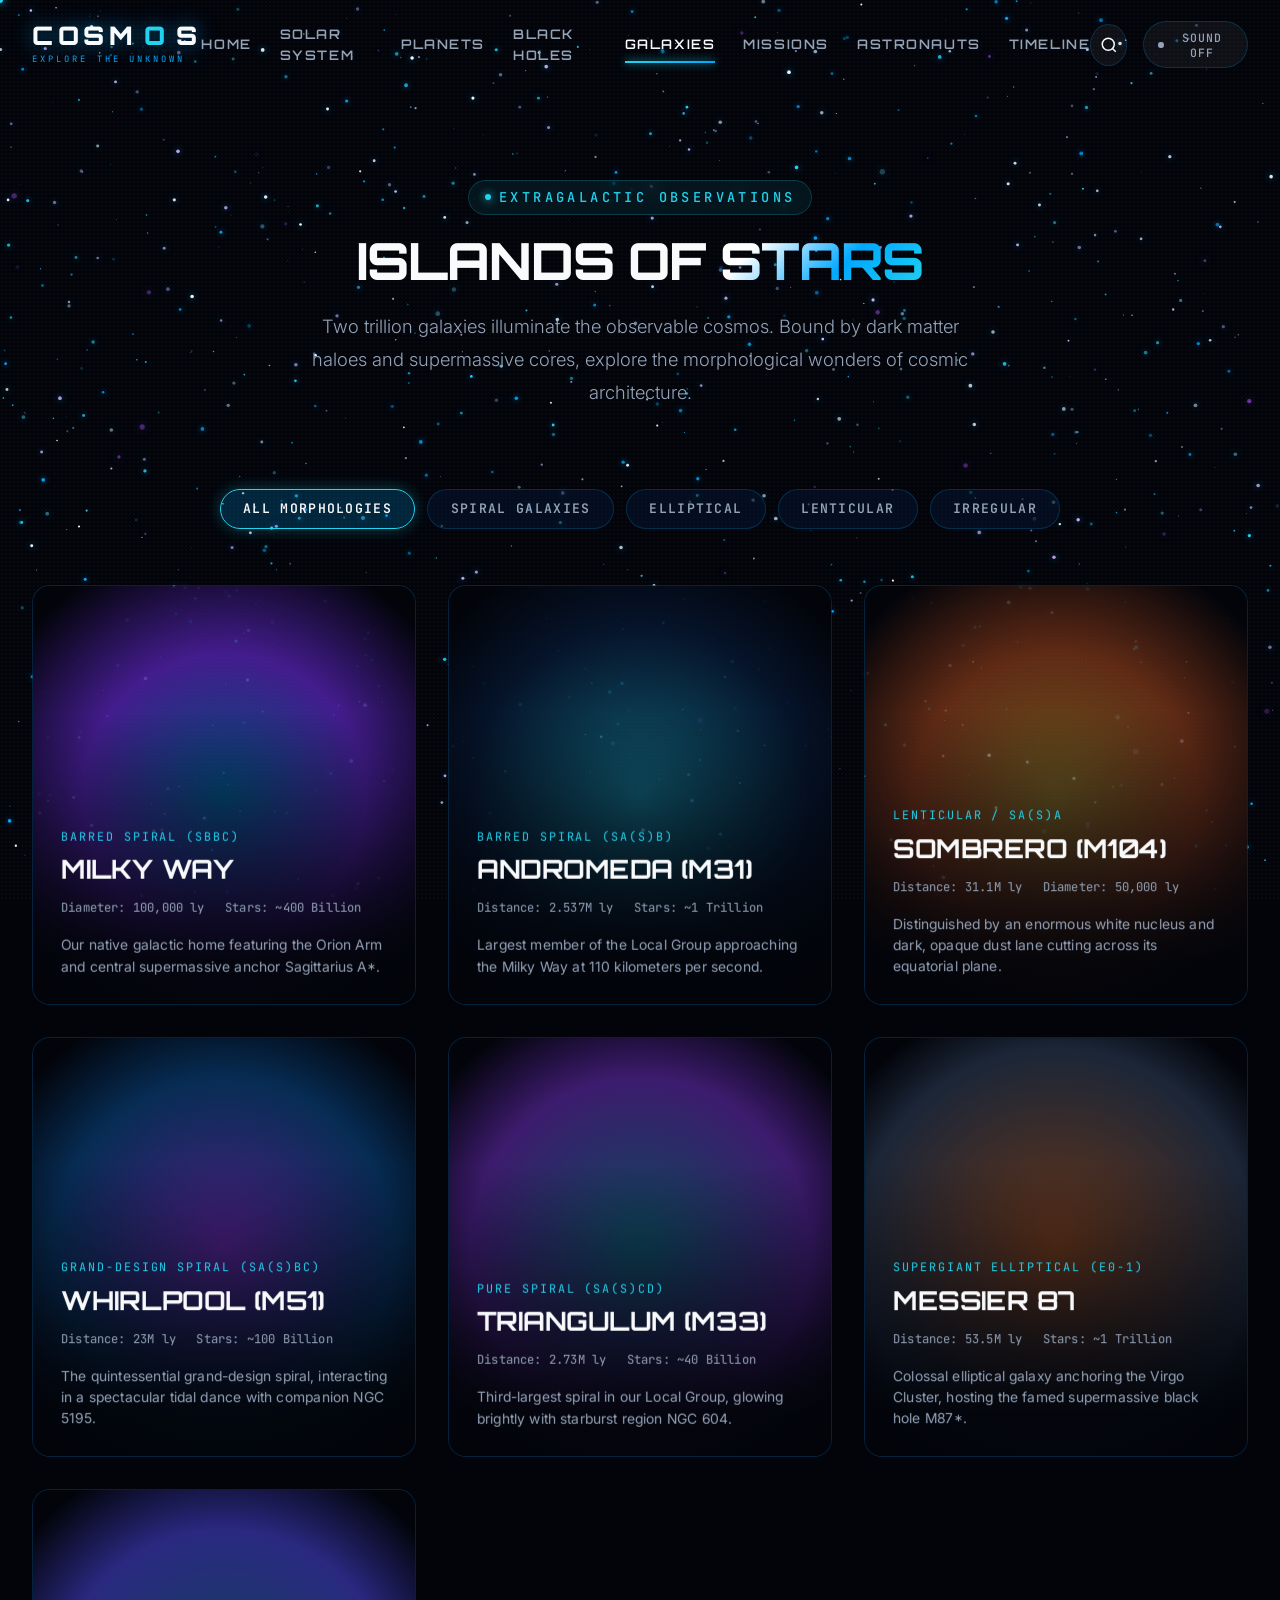
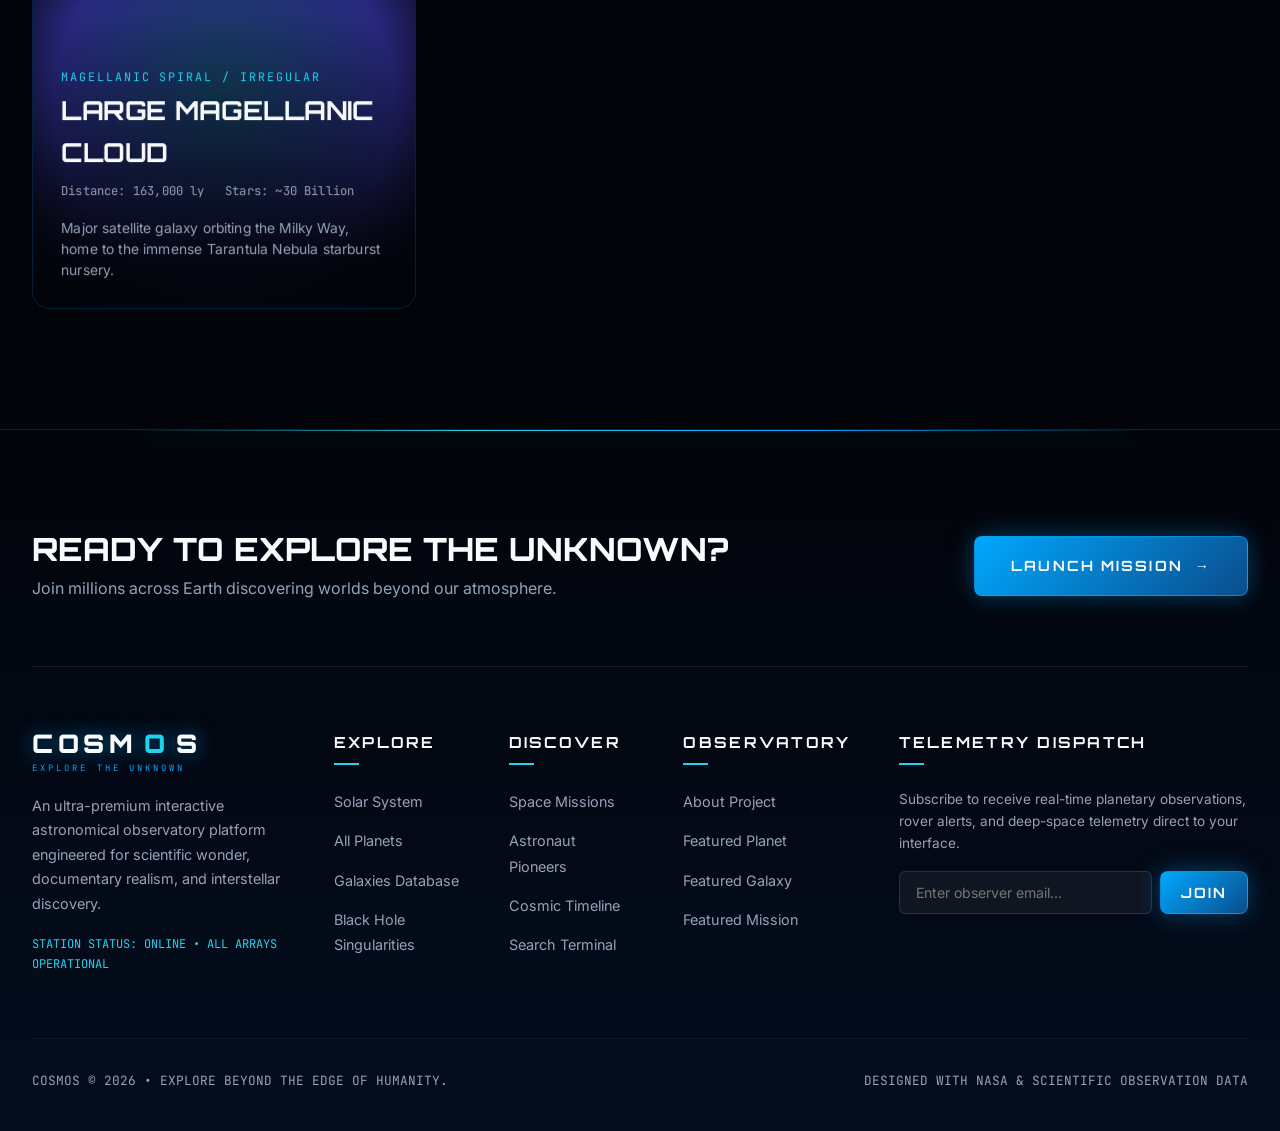
<file: galaxies.html>
﻿<!DOCTYPE html>
<html lang="en">
<head>
  <meta charset="UTF-8">
  <meta name="viewport" content="width=device-width, initial-scale=1.0">
  <meta name="description" content="Explore galaxies across the observable universe â€” Spirals, Ellipticals, Lenticulars, and Irregular star cities.">
  <title>Galaxies â€” COSMOS Space Exploration</title>
  <link rel="stylesheet" href="css/style.css">
  <link rel="stylesheet" href="css/animations.css">
  <link rel="stylesheet" href="css/responsive.css">
</head>
<body>

  <canvas id="star-canvas"></canvas>
  <canvas id="particle-canvas"></canvas>
  <div class="cosmic-noise-overlay"></div>
  <div class="shooting-star-container"></div>
  <div class="custom-cursor-dot"></div>
  <div class="custom-cursor-ring"></div>

  <!-- Header -->
  <header class="site-header" role="banner">
    <div class="cosmic-container header-inner">
      <a href="index.html" class="brand-logo" aria-label="COSMOS Homepage">
        <span class="logo-main">COSM<span class="accent-orbit">O</span>S</span>
        <span class="logo-sub">Explore the Unknown</span>
      </a>

      <nav class="main-nav" role="navigation">
        <ul class="nav-list">
          <li class="nav-item"><a href="index.html" class="nav-link">Home</a></li>
          <li class="nav-item"><a href="solar-system.html" class="nav-link">Solar System</a></li>
          <li class="nav-item"><a href="planets.html" class="nav-link">Planets</a></li>
          <li class="nav-item"><a href="black-holes.html" class="nav-link">Black Holes</a></li>
          <li class="nav-item"><a href="galaxies.html" class="nav-link active">Galaxies</a></li>
          <li class="nav-item"><a href="space-missions.html" class="nav-link">Missions</a></li>
          <li class="nav-item"><a href="astronauts.html" class="nav-link">Astronauts</a></li>
          <li class="nav-item"><a href="space-timeline.html" class="nav-link">Timeline</a></li>
        </ul>
      </nav>

      <div class="header-actions">
        <a href="search.html" class="icon-btn" aria-label="Search"><svg width="18" height="18" viewBox="0 0 24 24" fill="none" stroke="currentColor" stroke-width="2"><circle cx="11" cy="11" r="8"></circle><line x1="21" y1="21" x2="16.65" y2="16.65"></line></svg></a>
        <button class="sound-toggle" aria-label="Toggle Sound"><span class="sound-dot"></span><span class="sound-text">SOUND OFF</span></button>
        <button class="mobile-menu-btn" aria-label="Menu"><span></span><span></span><span></span></button>
      </div>
    </div>
  </header>

  <!-- Mobile Menu -->
  <div class="mobile-menu-overlay" role="dialog">
    <ul class="mobile-nav-list">
      <li class="mobile-nav-item"><a href="index.html" class="mobile-nav-link">Home</a></li>
      <li class="mobile-nav-item"><a href="solar-system.html" class="mobile-nav-link">Solar System</a></li>
      <li class="mobile-nav-item"><a href="planets.html" class="mobile-nav-link">Planets</a></li>
      <li class="mobile-nav-item"><a href="black-holes.html" class="mobile-nav-link">Black Holes</a></li>
      <li class="mobile-nav-item"><a href="galaxies.html" class="mobile-nav-link active">Galaxies</a></li>
      <li class="mobile-nav-item"><a href="space-missions.html" class="mobile-nav-link">Missions</a></li>
      <li class="mobile-nav-item"><a href="astronauts.html" class="mobile-nav-link">Astronauts</a></li>
      <li class="mobile-nav-item"><a href="space-timeline.html" class="mobile-nav-link">Timeline</a></li>
      <li class="mobile-nav-item"><a href="search.html" class="mobile-nav-link">Search Terminal</a></li>
      <li class="mobile-nav-item"><a href="about.html" class="mobile-nav-link">About</a></li>
    </ul>
  </div>

  <main id="main-content">
    <section class="page-hero">
      <div class="cosmic-container">
        <span class="section-tag reveal-up">EXTRAGALACTIC OBSERVATIONS</span>
        <h1 class="section-title reveal-up delay-1">ISLANDS OF <span class="gradient-text">STARS</span></h1>
        <p class="section-subtitle reveal-up delay-2">
          Two trillion galaxies illuminate the observable cosmos. Bound by dark matter haloes and supermassive cores, explore the morphological wonders of cosmic architecture.
        </p>
      </div>
    </section>

    <!-- Category Filters -->
    <section class="section-spacing" style="padding-top: 0;">
      <div class="cosmic-container">
        <div class="filter-tabs reveal-up" id="galaxy-filters">
          <button class="filter-btn active" data-galaxy-filter="all">ALL MORPHOLOGIES</button>
          <button class="filter-btn" data-galaxy-filter="spiral">SPIRAL GALAXIES</button>
          <button class="filter-btn" data-galaxy-filter="elliptical">ELLIPTICAL</button>
          <button class="filter-btn" data-galaxy-filter="lenticular">LENTICULAR</button>
          <button class="filter-btn" data-galaxy-filter="irregular">IRREGULAR</button>
        </div>

        <!-- Galaxy Grid -->
        <div class="galaxies-grid" id="galaxy-catalog-grid">

          <!-- Milky Way -->
          <a href="galaxy-details.html?galaxy=milky-way" class="galaxy-card tilt-card reveal-up delay-1" data-galaxy-type="spiral">
            <div class="galaxy-bg" style="background-image: radial-gradient(circle, rgba(0, 168, 255, 0.4) 0%, rgba(109, 40, 217, 0.6) 50%, #02040A 90%);"></div>
            <div class="galaxy-info tilt-inner">
              <span class="galaxy-type-tag">Barred Spiral (SBbc)</span>
              <h3 class="galaxy-name">MILKY WAY</h3>
              <div class="galaxy-meta">
                <span>Diameter: 100,000 ly</span>
                <span>Stars: ~400 Billion</span>
              </div>
              <p style="font-size: 0.85rem; color: var(--soft-space-gray); line-height: 1.5;">Our native galactic home featuring the Orion Arm and central supermassive anchor Sagittarius A*.</p>
            </div>
          </a>

          <!-- Andromeda -->
          <a href="galaxy-details.html?galaxy=andromeda" class="galaxy-card tilt-card reveal-up delay-2" data-galaxy-type="spiral">
            <div class="galaxy-bg" style="background-image: radial-gradient(circle, rgba(34, 211, 238, 0.4) 0%, rgba(6, 21, 45, 0.8) 60%, #02040A 90%);"></div>
            <div class="galaxy-info tilt-inner">
              <span class="galaxy-type-tag">Barred Spiral (SA(s)b)</span>
              <h3 class="galaxy-name">ANDROMEDA (M31)</h3>
              <div class="galaxy-meta">
                <span>Distance: 2.537M ly</span>
                <span>Stars: ~1 Trillion</span>
              </div>
              <p style="font-size: 0.85rem; color: var(--soft-space-gray); line-height: 1.5;">Largest member of the Local Group approaching the Milky Way at 110 kilometers per second.</p>
            </div>
          </a>

          <!-- Sombrero Galaxy -->
          <a href="galaxy-details.html?galaxy=sombrero" class="galaxy-card tilt-card reveal-up delay-3" data-galaxy-type="lenticular">
            <div class="galaxy-bg" style="background-image: radial-gradient(circle, rgba(251, 191, 36, 0.4) 0%, rgba(234, 88, 12, 0.4) 50%, #02040A 90%);"></div>
            <div class="galaxy-info tilt-inner">
              <span class="galaxy-type-tag">Lenticular / SA(s)a</span>
              <h3 class="galaxy-name">SOMBRERO (M104)</h3>
              <div class="galaxy-meta">
                <span>Distance: 31.1M ly</span>
                <span>Diameter: 50,000 ly</span>
              </div>
              <p style="font-size: 0.85rem; color: var(--soft-space-gray); line-height: 1.5;">Distinguished by an enormous white nucleus and dark, opaque dust lane cutting across its equatorial plane.</p>
            </div>
          </a>

          <!-- Whirlpool Galaxy -->
          <a href="galaxy-details.html?galaxy=whirlpool" class="galaxy-card tilt-card reveal-up delay-1" data-galaxy-type="spiral">
            <div class="galaxy-bg" style="background-image: radial-gradient(circle, rgba(147, 51, 234, 0.5) 0%, rgba(10, 77, 140, 0.5) 60%, #02040A 90%);"></div>
            <div class="galaxy-info tilt-inner">
              <span class="galaxy-type-tag">Grand-Design Spiral (SA(s)bc)</span>
              <h3 class="galaxy-name">WHIRLPOOL (M51)</h3>
              <div class="galaxy-meta">
                <span>Distance: 23M ly</span>
                <span>Stars: ~100 Billion</span>
              </div>
              <p style="font-size: 0.85rem; color: var(--soft-space-gray); line-height: 1.5;">The quintessential grand-design spiral, interacting in a spectacular tidal dance with companion NGC 5195.</p>
            </div>
          </a>

          <!-- Triangulum Galaxy -->
          <a href="galaxy-details.html?galaxy=triangulum" class="galaxy-card tilt-card reveal-up delay-2" data-galaxy-type="spiral">
            <div class="galaxy-bg" style="background-image: radial-gradient(circle, rgba(34, 211, 238, 0.3) 0%, rgba(147, 51, 234, 0.4) 60%, #02040A 90%);"></div>
            <div class="galaxy-info tilt-inner">
              <span class="galaxy-type-tag">Pure Spiral (SA(s)cd)</span>
              <h3 class="galaxy-name">TRIANGULUM (M33)</h3>
              <div class="galaxy-meta">
                <span>Distance: 2.73M ly</span>
                <span>Stars: ~40 Billion</span>
              </div>
              <p style="font-size: 0.85rem; color: var(--soft-space-gray); line-height: 1.5;">Third-largest spiral in our Local Group, glowing brightly with starburst region NGC 604.</p>
            </div>
          </a>

          <!-- Messier 87 -->
          <a href="black-hole-details.html?bh=m87" class="galaxy-card tilt-card reveal-up delay-3" data-galaxy-type="elliptical">
            <div class="galaxy-bg" style="background-image: radial-gradient(circle, rgba(249, 115, 22, 0.4) 0%, rgba(30, 41, 59, 0.9) 70%, #02040A 90%);"></div>
            <div class="galaxy-info tilt-inner">
              <span class="galaxy-type-tag">Supergiant Elliptical (E0-1)</span>
              <h3 class="galaxy-name">MESSIER 87</h3>
              <div class="galaxy-meta">
                <span>Distance: 53.5M ly</span>
                <span>Stars: ~1 Trillion</span>
              </div>
              <p style="font-size: 0.85rem; color: var(--soft-space-gray); line-height: 1.5;">Colossal elliptical galaxy anchoring the Virgo Cluster, hosting the famed supermassive black hole M87*.</p>
            </div>
          </a>

          <!-- Large Magellanic Cloud -->
          <a href="search.html?q=magellanic" class="galaxy-card tilt-card reveal-up delay-1" data-galaxy-type="irregular">
            <div class="galaxy-bg" style="background-image: radial-gradient(circle, rgba(56, 189, 248, 0.3) 0%, rgba(79, 70, 229, 0.5) 60%, #02040A 90%);"></div>
            <div class="galaxy-info tilt-inner">
              <span class="galaxy-type-tag">Magellanic Spiral / Irregular</span>
              <h3 class="galaxy-name">LARGE MAGELLANIC CLOUD</h3>
              <div class="galaxy-meta">
                <span>Distance: 163,000 ly</span>
                <span>Stars: ~30 Billion</span>
              </div>
              <p style="font-size: 0.85rem; color: var(--soft-space-gray); line-height: 1.5;">Major satellite galaxy orbiting the Milky Way, home to the immense Tarantula Nebula starburst nursery.</p>
            </div>
          </a>

        </div>
      </div>
    </section>
  </main>

    <!-- ==========================================================================
       ENORMOUS CINEMATIC FOOTER
       ========================================================================== -->
  <footer class="site-footer" role="contentinfo">
    <div class="footer-horizon-glow"></div>
    <div class="cosmic-container">
      <div class="footer-top">
        <div class="footer-callout">
          <h3>READY TO EXPLORE THE UNKNOWN?</h3>
          <p>Join millions across Earth discovering worlds beyond our atmosphere.</p>
        </div>
        <a href="solar-system.html" class="cosmic-btn cosmic-btn-primary">
          LAUNCH MISSION <span class="arrow">→</span>
        </a>
      </div>

      <div class="footer-grid">
        <!-- Col 1: Brand -->
        <div>
          <a href="index.html" class="brand-logo" style="margin-bottom: 1rem;">
            <span class="logo-main">COSM<span class="accent-orbit">O</span>S</span>
            <span class="logo-sub">Explore the Unknown</span>
          </a>
          <p class="footer-about-text">
            An ultra-premium interactive astronomical observatory platform engineered for scientific wonder, documentary realism, and interstellar discovery.
          </p>
          <div style="font-family: var(--font-mono); font-size: 0.75rem; color: var(--cosmic-cyan);">
            STATION STATUS: ONLINE • ALL ARRAYS OPERATIONAL
          </div>
        </div>

        <!-- Col 2: Explore -->
        <div>
          <h4 class="footer-col-title">EXPLORE</h4>
          <ul class="footer-links">
            <li><a href="solar-system.html">Solar System</a></li>
            <li><a href="planets.html">All Planets</a></li>
            <li><a href="galaxies.html">Galaxies Database</a></li>
            <li><a href="black-holes.html">Black Hole Singularities</a></li>
          </ul>
        </div>

        <!-- Col 3: Discover -->
        <div>
          <h4 class="footer-col-title">DISCOVER</h4>
          <ul class="footer-links">
            <li><a href="space-missions.html">Space Missions</a></li>
            <li><a href="astronauts.html">Astronaut Pioneers</a></li>
            <li><a href="space-timeline.html">Cosmic Timeline</a></li>
            <li><a href="search.html">Search Terminal</a></li>
          </ul>
        </div>

        <!-- Col 4: Project -->
        <div>
          <h4 class="footer-col-title">OBSERVATORY</h4>
          <ul class="footer-links">
            <li><a href="about.html">About Project</a></li>
            <li><a href="planet-details.html?planet=jupiter">Featured Planet</a></li>
            <li><a href="galaxy-details.html?galaxy=andromeda">Featured Galaxy</a></li>
            <li><a href="mission-details.html?mission=jwst">Featured Mission</a></li>
          </ul>
        </div>

        <!-- Col 5: Telemetry Dispatch -->
        <div>
          <h4 class="footer-col-title">TELEMETRY DISPATCH</h4>
          <p style="font-size: 0.85rem; color: var(--soft-space-gray); line-height: 1.6;">
            Subscribe to receive real-time planetary observations, rover alerts, and deep-space telemetry direct to your interface.
          </p>
          <form class="footer-newsletter-form" onsubmit="event.preventDefault(); alert('Telemetry channel confirmed. You are registered on the COSMOS frequency.');">
            <input type="email" placeholder="Enter observer email..." class="footer-input" required>
            <button type="submit" class="cosmic-btn cosmic-btn-primary" style="padding: 0.75rem 1.25rem;">JOIN</button>
          </form>
        </div>
      </div>

      <div class="footer-bottom">
        <div>COSMOS © 2026 • EXPLORE BEYOND THE EDGE OF HUMANITY.</div>
        <div>DESIGNED WITH NASA & SCIENTIFIC OBSERVATION DATA</div>
      </div>
    </div>
  </footer>

  <script src="js/stars.js"></script>
  <script src="js/particles.js"></script>
  <script src="js/parallax.js"></script>
  <script src="js/planets.js"></script>
  <script src="js/main.js"></script>
  <script>
    // Galaxy Filter Controller
    const filterBtns = document.querySelectorAll('#galaxy-filters [data-galaxy-filter]');
    const cards = document.querySelectorAll('#galaxy-catalog-grid [data-galaxy-type]');

    filterBtns.forEach(btn => {
      btn.addEventListener('click', () => {
        filterBtns.forEach(b => b.classList.remove('active'));
        btn.classList.add('active');
        const filter = btn.getAttribute('data-galaxy-filter');

        cards.forEach(card => {
          const type = card.getAttribute('data-galaxy-type');
          if (filter === 'all' || filter === type) {
            card.style.display = 'flex';
          } else {
            card.style.display = 'none';
          }
        });
      });
    });
  </script>
</body>
</html>
</file>
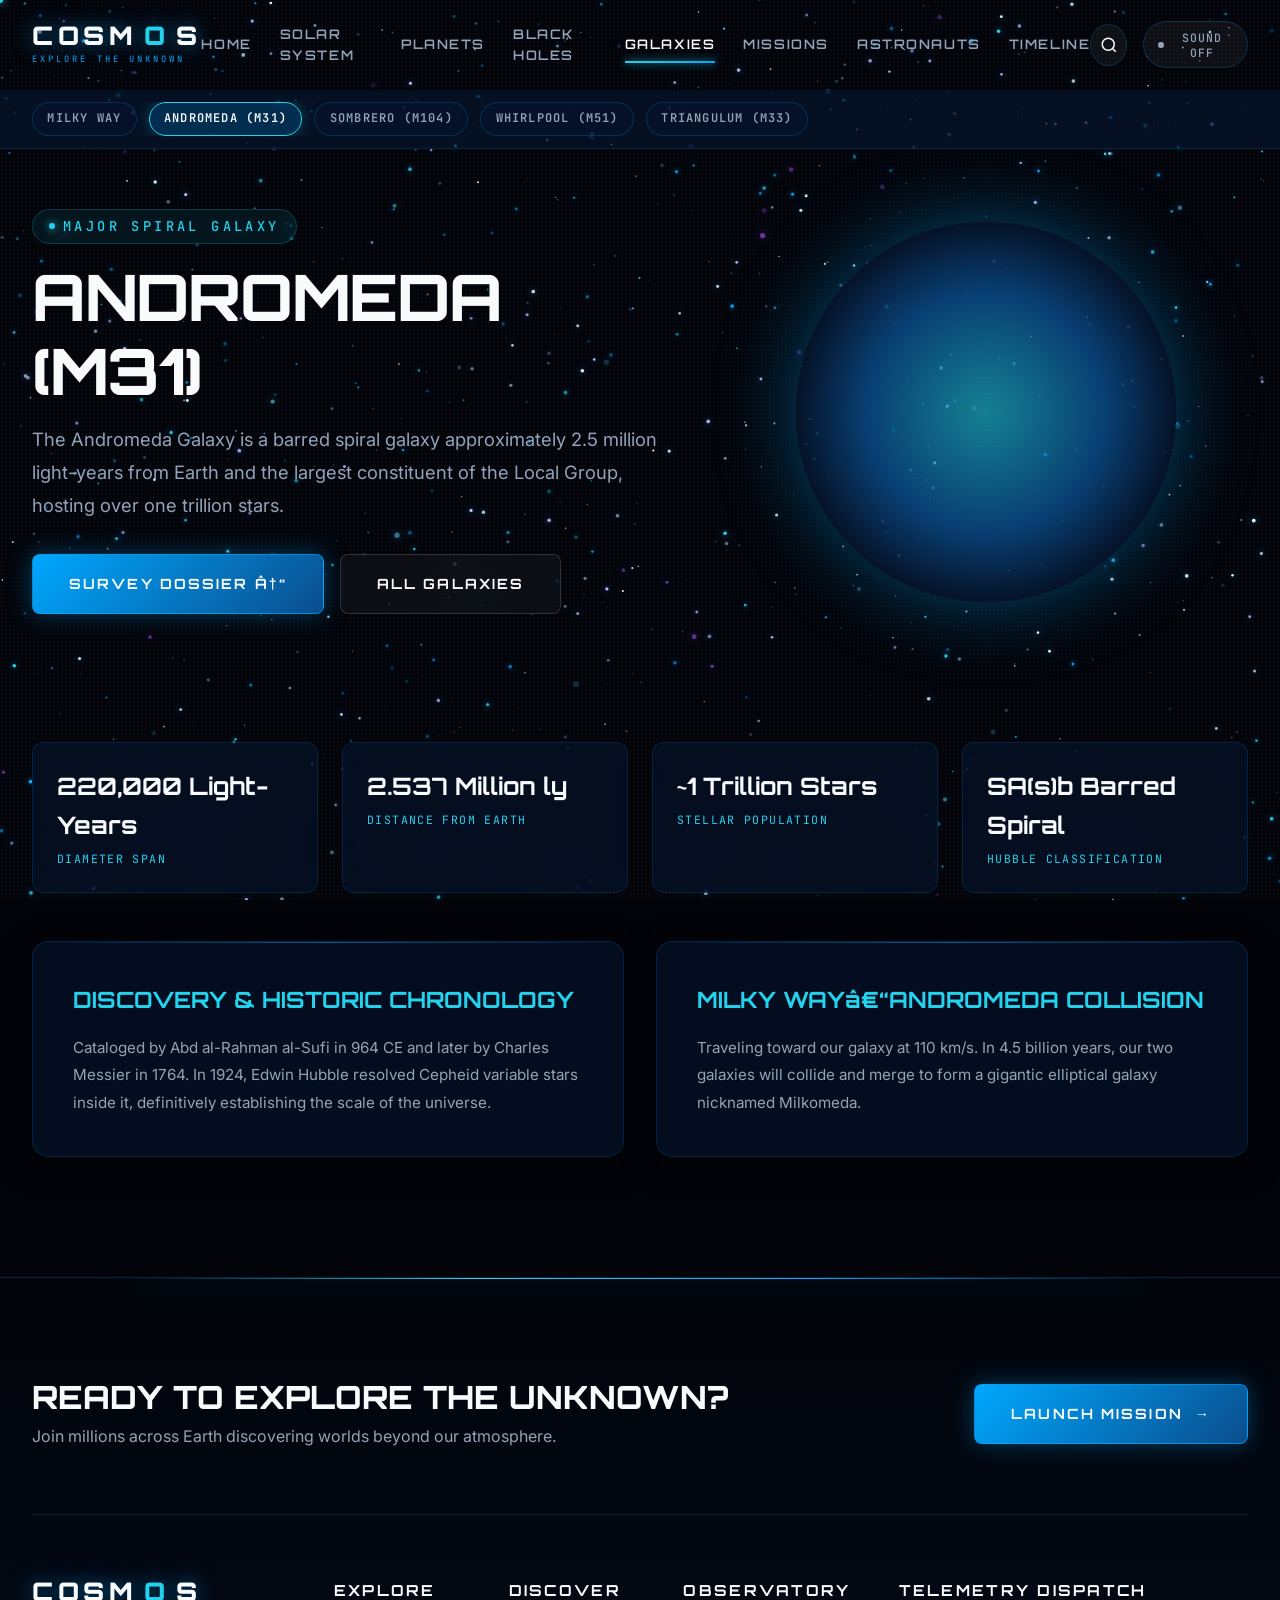
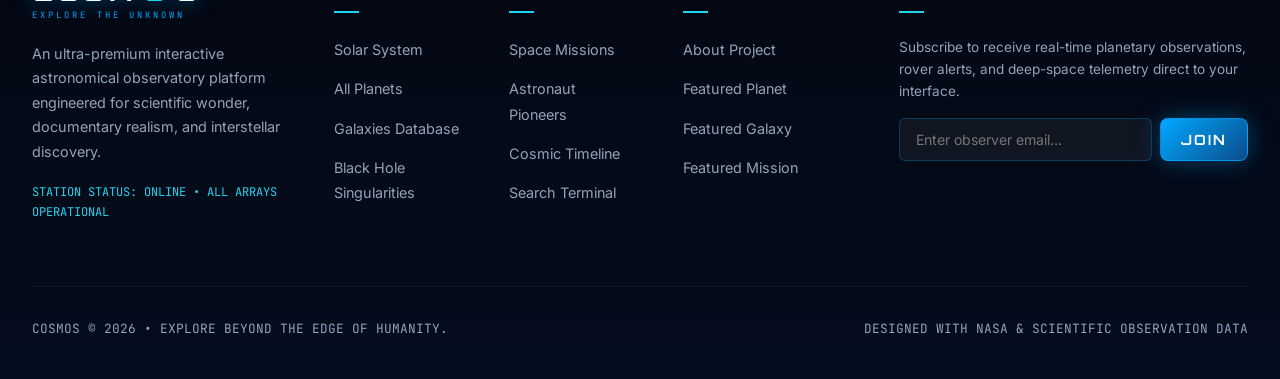
<file: galaxy-details.html>
﻿<!DOCTYPE html>
<html lang="en">
<head>
  <meta charset="UTF-8">
  <meta name="viewport" content="width=device-width, initial-scale=1.0">
  <meta name="description" content="Astrophysical profile, stellar population, morphological classification, and discovery logs for deep-space galaxies.">
  <title>Galaxy Telemetry â€” COSMOS</title>
  <link rel="stylesheet" href="css/style.css">
  <link rel="stylesheet" href="css/animations.css">
  <link rel="stylesheet" href="css/responsive.css">
</head>
<body>

  <canvas id="star-canvas"></canvas>
  <canvas id="particle-canvas"></canvas>
  <div class="cosmic-noise-overlay"></div>
  <div class="shooting-star-container"></div>
  <div class="custom-cursor-dot"></div>
  <div class="custom-cursor-ring"></div>

  <!-- Header -->
  <header class="site-header" role="banner">
    <div class="cosmic-container header-inner">
      <a href="index.html" class="brand-logo" aria-label="COSMOS Homepage">
        <span class="logo-main">COSM<span class="accent-orbit">O</span>S</span>
        <span class="logo-sub">Explore the Unknown</span>
      </a>

      <nav class="main-nav" role="navigation">
        <ul class="nav-list">
          <li class="nav-item"><a href="index.html" class="nav-link">Home</a></li>
          <li class="nav-item"><a href="solar-system.html" class="nav-link">Solar System</a></li>
          <li class="nav-item"><a href="planets.html" class="nav-link">Planets</a></li>
          <li class="nav-item"><a href="black-holes.html" class="nav-link">Black Holes</a></li>
          <li class="nav-item"><a href="galaxies.html" class="nav-link active">Galaxies</a></li>
          <li class="nav-item"><a href="space-missions.html" class="nav-link">Missions</a></li>
          <li class="nav-item"><a href="astronauts.html" class="nav-link">Astronauts</a></li>
          <li class="nav-item"><a href="space-timeline.html" class="nav-link">Timeline</a></li>
        </ul>
      </nav>

      <div class="header-actions">
        <a href="search.html" class="icon-btn" aria-label="Search"><svg width="18" height="18" viewBox="0 0 24 24" fill="none" stroke="currentColor" stroke-width="2"><circle cx="11" cy="11" r="8"></circle><line x1="21" y1="21" x2="16.65" y2="16.65"></line></svg></a>
        <button class="sound-toggle" aria-label="Toggle Sound"><span class="sound-dot"></span><span class="sound-text">SOUND OFF</span></button>
        <button class="mobile-menu-btn" aria-label="Menu"><span></span><span></span><span></span></button>
      </div>
    </div>
  </header>

  <!-- Mobile Menu -->
  <div class="mobile-menu-overlay" role="dialog">
    <ul class="mobile-nav-list">
      <li class="mobile-nav-item"><a href="index.html" class="mobile-nav-link">Home</a></li>
      <li class="mobile-nav-item"><a href="solar-system.html" class="mobile-nav-link">Solar System</a></li>
      <li class="mobile-nav-item"><a href="planets.html" class="mobile-nav-link">Planets</a></li>
      <li class="mobile-nav-item"><a href="black-holes.html" class="mobile-nav-link">Black Holes</a></li>
      <li class="mobile-nav-item"><a href="galaxies.html" class="mobile-nav-link active">Galaxies</a></li>
      <li class="mobile-nav-item"><a href="space-missions.html" class="mobile-nav-link">Missions</a></li>
      <li class="mobile-nav-item"><a href="astronauts.html" class="mobile-nav-link">Astronauts</a></li>
      <li class="mobile-nav-item"><a href="space-timeline.html" class="mobile-nav-link">Timeline</a></li>
      <li class="mobile-nav-item"><a href="search.html" class="mobile-nav-link">Search Terminal</a></li>
      <li class="mobile-nav-item"><a href="about.html" class="mobile-nav-link">About</a></li>
    </ul>
  </div>

  <main id="main-content">
    <!-- Quick Switcher Bar -->
    <div style="background: rgba(6, 21, 45, 0.7); border-bottom: 1px solid rgba(0, 168, 255, 0.15); padding: 0.75rem 0; margin-top: var(--header-height); position: relative; z-index: 100;">
      <div class="cosmic-container" style="display: flex; gap: 0.75rem; overflow-x: auto;">
        <a href="galaxy-details.html?galaxy=milky-way" id="g-link-milky-way" class="filter-btn" style="padding: 0.4rem 0.9rem; font-size: 0.75rem;">MILKY WAY</a>
        <a href="galaxy-details.html?galaxy=andromeda" id="g-link-andromeda" class="filter-btn" style="padding: 0.4rem 0.9rem; font-size: 0.75rem;">ANDROMEDA (M31)</a>
        <a href="galaxy-details.html?galaxy=sombrero" id="g-link-sombrero" class="filter-btn" style="padding: 0.4rem 0.9rem; font-size: 0.75rem;">SOMBRERO (M104)</a>
        <a href="galaxy-details.html?galaxy=whirlpool" id="g-link-whirlpool" class="filter-btn" style="padding: 0.4rem 0.9rem; font-size: 0.75rem;">WHIRLPOOL (M51)</a>
        <a href="galaxy-details.html?galaxy=triangulum" id="g-link-triangulum" class="filter-btn" style="padding: 0.4rem 0.9rem; font-size: 0.75rem;">TRIANGULUM (M33)</a>
      </div>
    </div>

    <!-- Galaxy Hero -->
    <section class="page-hero" style="padding-top: 60px; padding-bottom: 40px;">
      <div class="cosmic-container">
        <div style="display: grid; grid-template-columns: 1.2fr 1fr; gap: 4rem; align-items: center; text-align: left;">
          <div>
            <span class="section-tag" id="galaxy-tag">MAJOR SPIRAL GALAXY</span>
            <h1 class="section-title" id="galaxy-name" style="font-size: clamp(2.6rem, 5vw, 4.4rem); margin-bottom: 1rem;">ANDROMEDA</h1>
            <p style="font-size: 1.15rem; color: var(--soft-space-gray); line-height: 1.8; margin-bottom: 2rem;" id="galaxy-desc">
              The Andromeda Galaxy (Messier 31) is a barred spiral galaxy approximately 2.5 million light-years from Earth and the largest constituent of the Local Group of galaxies.
            </p>
            <div style="display: flex; gap: 1rem; flex-wrap: wrap;">
              <a href="#telemetry" class="cosmic-btn cosmic-btn-primary">SURVEY DOSSIER â†“</a>
              <a href="galaxies.html" class="cosmic-btn cosmic-btn-secondary">ALL GALAXIES</a>
            </div>
          </div>

          <!-- Dynamic Galaxy Graphic -->
          <div style="display: flex; justify-content: center; align-items: center;">
            <div id="galaxy-visual" style="width: 380px; height: 380px; border-radius: 50%; background: radial-gradient(circle, rgba(34, 211, 238, 0.6) 0%, rgba(10, 77, 140, 0.8) 45%, rgba(6, 21, 45, 0.9) 70%, #02040A 100%); box-shadow: 0 0 80px rgba(0, 168, 255, 0.4); animation: planetRotate 140s linear infinite;"></div>
          </div>
        </div>
      </div>
    </section>

    <!-- Telemetry Specs Grid -->
    <section class="section-spacing" id="telemetry" style="padding-top: 40px;">
      <div class="cosmic-container">
        <div class="telemetry-specs-grid">
          <div class="spec-card">
            <div class="spec-card-val" id="g-spec-size">220,000 Light-Years</div>
            <div class="spec-card-lbl">DIAMETER SPAN</div>
          </div>
          <div class="spec-card">
            <div class="spec-card-val" id="g-spec-dist">2.537 Million ly</div>
            <div class="spec-card-lbl">DISTANCE FROM EARTH</div>
          </div>
          <div class="spec-card">
            <div class="spec-card-val" id="g-spec-stars">~1 Trillion Stars</div>
            <div class="spec-card-lbl">STELLAR POPULATION</div>
          </div>
          <div class="spec-card">
            <div class="spec-card-val" id="g-spec-type">SA(s)b Spiral</div>
            <div class="spec-card-lbl">HUBBLE CLASSIFICATION</div>
          </div>
        </div>

        <!-- Detailed Observational Sections -->
        <div style="display: grid; grid-template-columns: 1fr 1fr; gap: 2rem; margin-top: 2rem;">
          <div class="glass-card" style="padding: 2.5rem;">
            <h3 style="font-family: var(--font-heading); font-size: 1.4rem; color: var(--cosmic-cyan); margin-bottom: 1rem;">DISCOVERY &amp; HISTORIC CHRONOLOGY</h3>
            <p style="font-size: 0.95rem; color: var(--soft-space-gray); line-height: 1.8;" id="g-discovery-text">
              Observed by Persian astronomer Abd al-Rahman al-Sufi in 964 CE as a "little cloud". In 1924, Edwin Hubble resolved Cepheid variable stars in M31 using the Mount Wilson 100-inch Hooker telescope, conclusively proving that spiral nebulae were external "island universes" beyond the Milky Way.
            </p>
          </div>

          <div class="glass-card" style="padding: 2.5rem;">
            <h3 style="font-family: var(--font-heading); font-size: 1.4rem; color: var(--cosmic-cyan); margin-bottom: 1rem;">MILKY WAYâ€“ANDROMEDA COLLISION</h3>
            <p style="font-size: 0.95rem; color: var(--soft-space-gray); line-height: 1.8;" id="g-collision-text">
              In approximately 4.5 billion years, Andromeda and the Milky Way will engage in a gravitational merger. Because interstellar distances are so vast, individual stars will virtually never collide, but the galaxies will coalesce into a giant elliptical galaxy dubbed "Milkomeda".
            </p>
          </div>
        </div>
      </div>
    </section>
  </main>

    <!-- ==========================================================================
       ENORMOUS CINEMATIC FOOTER
       ========================================================================== -->
  <footer class="site-footer" role="contentinfo">
    <div class="footer-horizon-glow"></div>
    <div class="cosmic-container">
      <div class="footer-top">
        <div class="footer-callout">
          <h3>READY TO EXPLORE THE UNKNOWN?</h3>
          <p>Join millions across Earth discovering worlds beyond our atmosphere.</p>
        </div>
        <a href="solar-system.html" class="cosmic-btn cosmic-btn-primary">
          LAUNCH MISSION <span class="arrow">→</span>
        </a>
      </div>

      <div class="footer-grid">
        <!-- Col 1: Brand -->
        <div>
          <a href="index.html" class="brand-logo" style="margin-bottom: 1rem;">
            <span class="logo-main">COSM<span class="accent-orbit">O</span>S</span>
            <span class="logo-sub">Explore the Unknown</span>
          </a>
          <p class="footer-about-text">
            An ultra-premium interactive astronomical observatory platform engineered for scientific wonder, documentary realism, and interstellar discovery.
          </p>
          <div style="font-family: var(--font-mono); font-size: 0.75rem; color: var(--cosmic-cyan);">
            STATION STATUS: ONLINE • ALL ARRAYS OPERATIONAL
          </div>
        </div>

        <!-- Col 2: Explore -->
        <div>
          <h4 class="footer-col-title">EXPLORE</h4>
          <ul class="footer-links">
            <li><a href="solar-system.html">Solar System</a></li>
            <li><a href="planets.html">All Planets</a></li>
            <li><a href="galaxies.html">Galaxies Database</a></li>
            <li><a href="black-holes.html">Black Hole Singularities</a></li>
          </ul>
        </div>

        <!-- Col 3: Discover -->
        <div>
          <h4 class="footer-col-title">DISCOVER</h4>
          <ul class="footer-links">
            <li><a href="space-missions.html">Space Missions</a></li>
            <li><a href="astronauts.html">Astronaut Pioneers</a></li>
            <li><a href="space-timeline.html">Cosmic Timeline</a></li>
            <li><a href="search.html">Search Terminal</a></li>
          </ul>
        </div>

        <!-- Col 4: Project -->
        <div>
          <h4 class="footer-col-title">OBSERVATORY</h4>
          <ul class="footer-links">
            <li><a href="about.html">About Project</a></li>
            <li><a href="planet-details.html?planet=jupiter">Featured Planet</a></li>
            <li><a href="galaxy-details.html?galaxy=andromeda">Featured Galaxy</a></li>
            <li><a href="mission-details.html?mission=jwst">Featured Mission</a></li>
          </ul>
        </div>

        <!-- Col 5: Telemetry Dispatch -->
        <div>
          <h4 class="footer-col-title">TELEMETRY DISPATCH</h4>
          <p style="font-size: 0.85rem; color: var(--soft-space-gray); line-height: 1.6;">
            Subscribe to receive real-time planetary observations, rover alerts, and deep-space telemetry direct to your interface.
          </p>
          <form class="footer-newsletter-form" onsubmit="event.preventDefault(); alert('Telemetry channel confirmed. You are registered on the COSMOS frequency.');">
            <input type="email" placeholder="Enter observer email..." class="footer-input" required>
            <button type="submit" class="cosmic-btn cosmic-btn-primary" style="padding: 0.75rem 1.25rem;">JOIN</button>
          </form>
        </div>
      </div>

      <div class="footer-bottom">
        <div>COSMOS © 2026 • EXPLORE BEYOND THE EDGE OF HUMANITY.</div>
        <div>DESIGNED WITH NASA & SCIENTIFIC OBSERVATION DATA</div>
      </div>
    </div>
  </footer>

  <script src="js/stars.js"></script>
  <script src="js/particles.js"></script>
  <script src="js/parallax.js"></script>
  <script src="js/planets.js"></script>
  <script src="js/main.js"></script>
  <script>
    const GALAXY_DATA = {
      'andromeda': {
        name: 'ANDROMEDA (M31)',
        tag: 'MAJOR SPIRAL GALAXY',
        desc: 'The Andromeda Galaxy is a barred spiral galaxy approximately 2.5 million light-years from Earth and the largest constituent of the Local Group, hosting over one trillion stars.',
        size: '220,000 Light-Years',
        dist: '2.537 Million ly',
        stars: '~1 Trillion Stars',
        type: 'SA(s)b Barred Spiral',
        discovery: 'Cataloged by Abd al-Rahman al-Sufi in 964 CE and later by Charles Messier in 1764. In 1924, Edwin Hubble resolved Cepheid variable stars inside it, definitively establishing the scale of the universe.',
        collision: 'Traveling toward our galaxy at 110 km/s. In 4.5 billion years, our two galaxies will collide and merge to form a gigantic elliptical galaxy nicknamed Milkomeda.'
      },
      'milky-way': {
        name: 'MILKY WAY GALAXY',
        tag: 'OUR HOME STAR SYSTEM',
        desc: 'A barred spiral galaxy containing between 100 and 400 billion stars. Our solar system is located within the Orion Spur, roughly 26,000 light-years from the galactic center.',
        size: '100,000 Light-Years',
        dist: '0 ly (Native)',
        stars: '100-400 Billion',
        type: 'SBbc Barred Spiral',
        discovery: 'Recognized as distinct stars by Galileo Galilei in 1610 with his optical telescope. Modern Gaia space telescope maps over 1.8 billion stars with extreme micro-arcsecond astrometry.',
        collision: 'Currently consuming dwarf galaxies including the Sagittarius Dwarf Spheroidal Galaxy, while locked in a long-term gravitational dance with Andromeda and Triangulum.'
      },
      'sombrero': {
        name: 'SOMBRERO GALAXY (M104)',
        tag: 'UNUSUAL LENTICULAR CORE',
        desc: 'Located in the constellation Virgo, this galaxy features a brilliant nucleus, an unusually large central bulge, and a prominent dark dust lane across its tilted disk.',
        size: '50,000 Light-Years',
        dist: '31.1 Million ly',
        stars: '~800 Billion',
        type: 'SA(s)a / Lenticular',
        discovery: 'Discovered by Pierre MÃ©chain in 1781. Vesto Slipher detected in 1912 that it was moving away at 1,000 km/s, providing early clues of the expanding universe.',
        collision: 'Harbors an ultra-massive black hole at its center with a mass of roughly 1 billion solar massesâ€”one of the most massive black holes in nearby galaxies.'
      },
      'whirlpool': {
        name: 'WHIRLPOOL GALAXY (M51)',
        tag: 'GRAND-DESIGN SPIRAL',
        desc: 'Located in the constellation Canes Venatici, the Whirlpool Galaxy was the first galaxy classified as a spiral. It is famous for its graceful spiral arms and interaction with companion galaxy NGC 5195.',
        size: '60,000 Light-Years',
        dist: '23 Million ly',
        stars: '~100 Billion',
        type: 'SA(s)bc Grand Design',
        discovery: 'Discovered by Charles Messier in 1773. In 1845, Lord Rosse identified its majestic spiral structure using his 72-inch "Leviathan of Parsonstown" telescope in Ireland.',
        collision: 'The gravitational interaction with NGC 5195 compresses hydrogen gas, triggering high rates of star formation depicted by glowing pink emission nebulae along its arms.'
      },
      'triangulum': {
        name: 'TRIANGULUM GALAXY (M33)',
        tag: 'LOCAL GROUP SPIRAL',
        desc: 'The third-largest galaxy in our Local Group, Triangulum is a textbook unbarred spiral galaxy with loose, wound arms filled with active star-forming H II regions.',
        size: '60,000 Light-Years',
        dist: '2.73 Million ly',
        stars: '~40 Billion',
        type: 'SA(s)cd Pure Spiral',
        discovery: 'Possibly seen by Hodierna before 1654 and independently discovered by Charles Messier in 1764. One of the most distant permanent objects visible to the naked human eye under pitch-black skies.',
        collision: 'Gravitationally tethered to the Andromeda Galaxy. Likely to merge into the Milkomeda system after the initial collision between the Milky Way and Andromeda.'
      }
    };

    (function() {
      const params = new URLSearchParams(window.location.search);
      let gid = params.get('galaxy') || 'andromeda';
      if (!GALAXY_DATA[gid]) gid = 'andromeda';

      const d = GALAXY_DATA[gid];
      document.title = `${d.name} â€” COSMOS Galaxy Telemetry`;
      document.getElementById('galaxy-name').textContent = d.name;
      document.getElementById('galaxy-tag').textContent = d.tag;
      document.getElementById('galaxy-desc').textContent = d.desc;
      document.getElementById('g-spec-size').textContent = d.size;
      document.getElementById('g-spec-dist').textContent = d.dist;
      document.getElementById('g-spec-stars').textContent = d.stars;
      document.getElementById('g-spec-type').textContent = d.type;
      document.getElementById('g-discovery-text').textContent = d.discovery;
      document.getElementById('g-collision-text').textContent = d.collision;

      ['milky-way', 'andromeda', 'sombrero', 'whirlpool', 'triangulum'].forEach(id => {
        const el = document.getElementById(`g-link-${id}`);
        if (el) el.classList.toggle('active', id === gid);
      });
    })();
  </script>
</body>
</html>
</file>
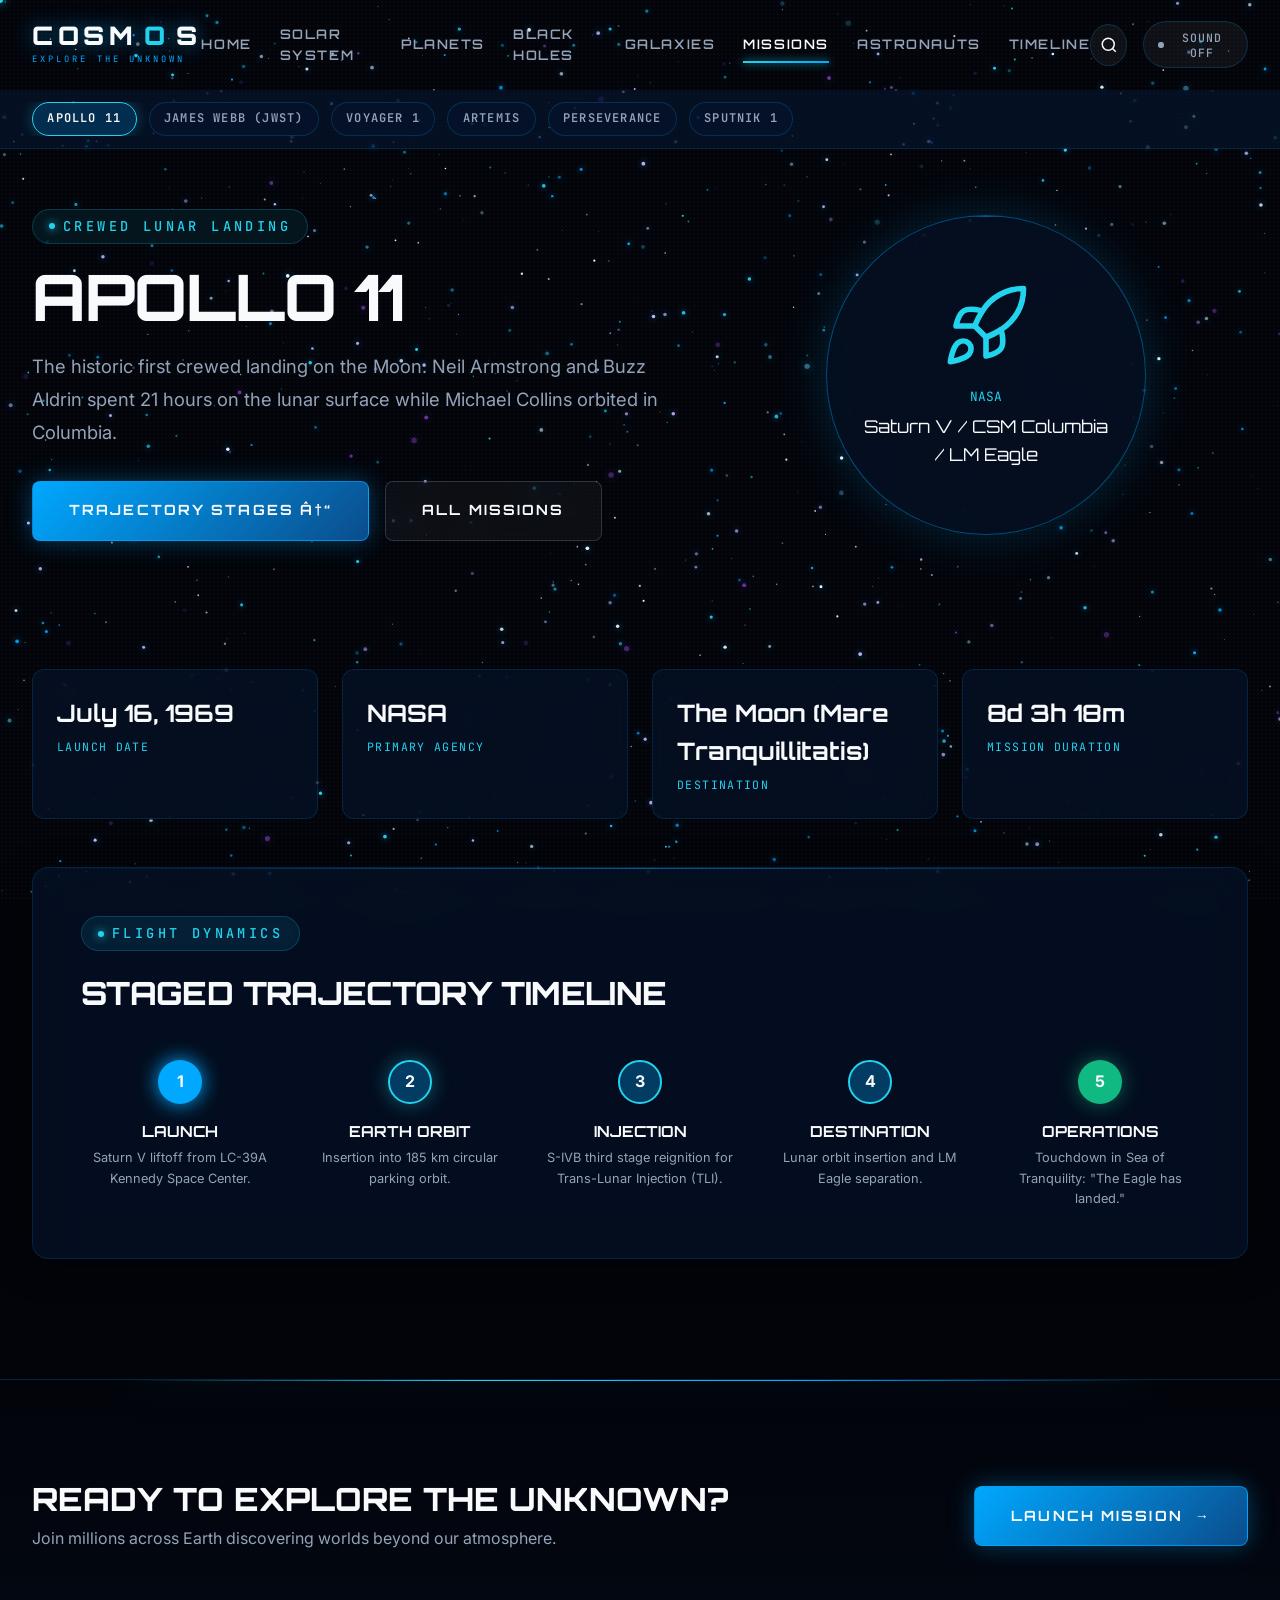
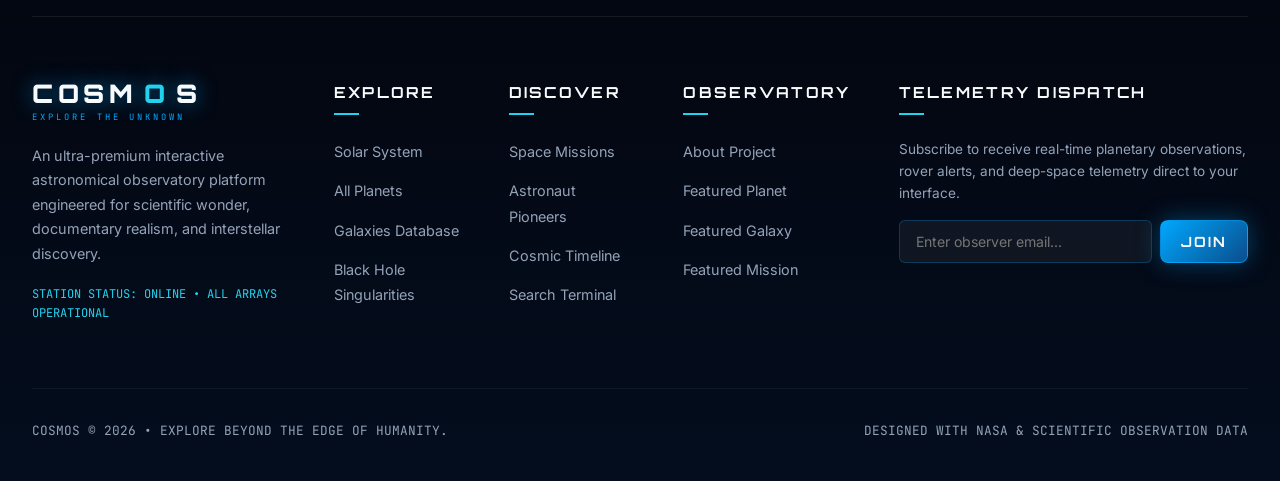
<file: mission-details.html>
﻿<!DOCTYPE html>
<html lang="en">
<head>
  <meta charset="UTF-8">
  <meta name="viewport" content="width=device-width, initial-scale=1.0">
  <meta name="description" content="Mission telemetry, staged trajectory timeline, spacecraft engineering specs, and science logs.">
  <title>Mission Dossier â€” COSMOS</title>
  <link rel="stylesheet" href="css/style.css">
  <link rel="stylesheet" href="css/animations.css">
  <link rel="stylesheet" href="css/responsive.css">
</head>
<body>

  <canvas id="star-canvas"></canvas>
  <canvas id="particle-canvas"></canvas>
  <div class="cosmic-noise-overlay"></div>
  <div class="shooting-star-container"></div>
  <div class="custom-cursor-dot"></div>
  <div class="custom-cursor-ring"></div>

  <!-- Header -->
  <header class="site-header" role="banner">
    <div class="cosmic-container header-inner">
      <a href="index.html" class="brand-logo" aria-label="COSMOS Homepage">
        <span class="logo-main">COSM<span class="accent-orbit">O</span>S</span>
        <span class="logo-sub">Explore the Unknown</span>
      </a>

      <nav class="main-nav" role="navigation">
        <ul class="nav-list">
          <li class="nav-item"><a href="index.html" class="nav-link">Home</a></li>
          <li class="nav-item"><a href="solar-system.html" class="nav-link">Solar System</a></li>
          <li class="nav-item"><a href="planets.html" class="nav-link">Planets</a></li>
          <li class="nav-item"><a href="black-holes.html" class="nav-link">Black Holes</a></li>
          <li class="nav-item"><a href="galaxies.html" class="nav-link">Galaxies</a></li>
          <li class="nav-item"><a href="space-missions.html" class="nav-link active">Missions</a></li>
          <li class="nav-item"><a href="astronauts.html" class="nav-link">Astronauts</a></li>
          <li class="nav-item"><a href="space-timeline.html" class="nav-link">Timeline</a></li>
        </ul>
      </nav>

      <div class="header-actions">
        <a href="search.html" class="icon-btn" aria-label="Search"><svg width="18" height="18" viewBox="0 0 24 24" fill="none" stroke="currentColor" stroke-width="2"><circle cx="11" cy="11" r="8"></circle><line x1="21" y1="21" x2="16.65" y2="16.65"></line></svg></a>
        <button class="sound-toggle" aria-label="Toggle Sound"><span class="sound-dot"></span><span class="sound-text">SOUND OFF</span></button>
        <button class="mobile-menu-btn" aria-label="Menu"><span></span><span></span><span></span></button>
      </div>
    </div>
  </header>

  <!-- Mobile Menu -->
  <div class="mobile-menu-overlay" role="dialog">
    <ul class="mobile-nav-list">
      <li class="mobile-nav-item"><a href="index.html" class="mobile-nav-link">Home</a></li>
      <li class="mobile-nav-item"><a href="solar-system.html" class="mobile-nav-link">Solar System</a></li>
      <li class="mobile-nav-item"><a href="planets.html" class="mobile-nav-link">Planets</a></li>
      <li class="mobile-nav-item"><a href="black-holes.html" class="mobile-nav-link">Black Holes</a></li>
      <li class="mobile-nav-item"><a href="galaxies.html" class="mobile-nav-link">Galaxies</a></li>
      <li class="mobile-nav-item"><a href="space-missions.html" class="mobile-nav-link active">Missions</a></li>
      <li class="mobile-nav-item"><a href="astronauts.html" class="mobile-nav-link">Astronauts</a></li>
      <li class="mobile-nav-item"><a href="space-timeline.html" class="mobile-nav-link">Timeline</a></li>
      <li class="mobile-nav-item"><a href="search.html" class="mobile-nav-link">Search Terminal</a></li>
      <li class="mobile-nav-item"><a href="about.html" class="mobile-nav-link">About</a></li>
    </ul>
  </div>

  <main id="main-content">
    <!-- Quick Switcher Bar -->
    <div style="background: rgba(6, 21, 45, 0.7); border-bottom: 1px solid rgba(0, 168, 255, 0.15); padding: 0.75rem 0; margin-top: var(--header-height); position: relative; z-index: 100;">
      <div class="cosmic-container" style="display: flex; gap: 0.75rem; overflow-x: auto;">
        <a href="mission-details.html?mission=apollo-11" id="m-link-apollo-11" class="filter-btn" style="padding: 0.4rem 0.9rem; font-size: 0.75rem;">APOLLO 11</a>
        <a href="mission-details.html?mission=jwst" id="m-link-jwst" class="filter-btn" style="padding: 0.4rem 0.9rem; font-size: 0.75rem;">JAMES WEBB (JWST)</a>
        <a href="mission-details.html?mission=voyager-1" id="m-link-voyager-1" class="filter-btn" style="padding: 0.4rem 0.9rem; font-size: 0.75rem;">VOYAGER 1</a>
        <a href="mission-details.html?mission=artemis" id="m-link-artemis" class="filter-btn" style="padding: 0.4rem 0.9rem; font-size: 0.75rem;">ARTEMIS</a>
        <a href="mission-details.html?mission=perseverance" id="m-link-perseverance" class="filter-btn" style="padding: 0.4rem 0.9rem; font-size: 0.75rem;">PERSEVERANCE</a>
        <a href="mission-details.html?mission=sputnik-1" id="m-link-sputnik-1" class="filter-btn" style="padding: 0.4rem 0.9rem; font-size: 0.75rem;">SPUTNIK 1</a>
      </div>
    </div>

    <!-- Hero Header -->
    <section class="page-hero" style="padding-top: 60px; padding-bottom: 40px;">
      <div class="cosmic-container">
        <div style="display: grid; grid-template-columns: 1.2fr 1fr; gap: 4rem; align-items: center; text-align: left;">
          <div>
            <span class="section-tag" id="mission-tag">LUNAR SURFACE EXPEDITION</span>
            <h1 class="section-title" id="mission-name" style="font-size: clamp(2.6rem, 5vw, 4.4rem); margin-bottom: 1rem;">APOLLO 11</h1>
            <p style="font-size: 1.15rem; color: var(--soft-space-gray); line-height: 1.8; margin-bottom: 2rem;" id="mission-desc">
              The first crewed mission to land humans on the Moon. Launched by a Saturn V rocket from Kennedy Space Center on July 16, 1969, landing commander Neil Armstrong and lunar module pilot Buzz Aldrin on July 20, 1969.
            </p>
            <div style="display: flex; gap: 1rem; flex-wrap: wrap;">
              <a href="#trajectory" class="cosmic-btn cosmic-btn-primary">TRAJECTORY STAGES â†“</a>
              <a href="space-missions.html" class="cosmic-btn cosmic-btn-secondary">ALL MISSIONS</a>
            </div>
          </div>

          <!-- Spacecraft Icon Graphic -->
          <div style="display: flex; justify-content: center; align-items: center;">
            <div class="glass-card" style="width: 320px; height: 320px; border-radius: 50%; display: flex; flex-direction: column; align-items: center; justify-content: center; text-align: center; border-color: rgba(0, 168, 255, 0.4); box-shadow: 0 0 50px rgba(0, 168, 255, 0.2);">
              <svg width="90" height="90" viewBox="0 0 24 24" fill="none" stroke="currentColor" stroke-width="1.5" stroke-linecap="round" stroke-linejoin="round" style="color: var(--cosmic-cyan); margin-bottom: 1rem;">
                <path d="M4.5 16.5c-1.5 1.26-2 5-2 5s3.74-.5 5-2c.71-.84.7-2.13-.09-2.91a2.18 2.18 0 0 0-2.91-.09z"></path>
                <path d="m12 15-3-3a22 22 0 0 1 2-3.95A12.88 12.88 0 0 1 22 2c0 2.72-.78 7.5-6 11a22.35 22.35 0 0 1-4 2z"></path>
                <path d="M9 12H4s.55-3.03 2-4c1.62-1.08 5 0 5 0"></path>
                <path d="M12 15v5s3.03-.55 4-2c1.08-1.62 0-5 0-5"></path>
              </svg>
              <div style="font-family: var(--font-mono); font-size: 0.8rem; color: var(--cosmic-cyan);" id="mission-graphic-agency">NASA â€¢ APOLLO PROGRAM</div>
              <div style="font-family: var(--font-heading); font-size: 1.1rem; color: var(--starlight-white); margin-top: 0.25rem;" id="mission-graphic-craft">SATURN V / CSM / LM</div>
            </div>
          </div>
        </div>
      </div>
    </section>

    <!-- Specs Grid -->
    <section class="section-spacing" id="trajectory" style="padding-top: 40px;">
      <div class="cosmic-container">
        <div class="telemetry-specs-grid">
          <div class="spec-card">
            <div class="spec-card-val" id="m-spec-launch">July 16, 1969</div>
            <div class="spec-card-lbl">LAUNCH DATE</div>
          </div>
          <div class="spec-card">
            <div class="spec-card-val" id="m-spec-agency">NASA</div>
            <div class="spec-card-lbl">PRIMARY AGENCY</div>
          </div>
          <div class="spec-card">
            <div class="spec-card-val" id="m-spec-dest">The Moon (Mare Tranquillitatis)</div>
            <div class="spec-card-lbl">DESTINATION</div>
          </div>
          <div class="spec-card">
            <div class="spec-card-val" id="m-spec-duration">8d 3h 18m</div>
            <div class="spec-card-lbl">MISSION DURATION</div>
          </div>
        </div>

        <!-- Animated Staged Trajectory Timeline -->
        <div class="glass-card" style="padding: 3rem; margin-top: 3rem;">
          <span class="section-tag" style="margin-bottom: 1.5rem;">FLIGHT DYNAMICS</span>
          <h2 class="section-title" style="font-size: 2rem;">STAGED TRAJECTORY TIMELINE</h2>

          <div style="display: flex; justify-content: space-between; position: relative; margin-top: 3rem; flex-wrap: wrap; gap: 2rem;">
            <!-- Stage 1 -->
            <div style="flex: 1; min-width: 160px; text-align: center; position: relative;">
              <div style="width: 44px; height: 44px; border-radius: 50%; background: var(--cosmic-blue); color: var(--starlight-white); display: flex; align-items: center; justify-content: center; margin: 0 auto 1rem; font-weight: 700; box-shadow: 0 0 20px var(--cosmic-blue);">1</div>
              <h4 style="font-family: var(--font-heading); font-size: 0.95rem; color: var(--starlight-white); margin-bottom: 0.25rem;">LAUNCH</h4>
              <p style="font-size: 0.8rem; color: var(--soft-space-gray);" id="st-launch">Liftoff via primary launch vehicle from launch complex.</p>
            </div>

            <!-- Stage 2 -->
            <div style="flex: 1; min-width: 160px; text-align: center; position: relative;">
              <div style="width: 44px; height: 44px; border-radius: 50%; background: rgba(0, 168, 255, 0.3); border: 2px solid var(--cosmic-cyan); color: var(--starlight-white); display: flex; align-items: center; justify-content: center; margin: 0 auto 1rem; font-weight: 700; box-shadow: 0 0 20px rgba(34, 211, 238, 0.4);">2</div>
              <h4 style="font-family: var(--font-heading); font-size: 0.95rem; color: var(--starlight-white); margin-bottom: 0.25rem;">EARTH ORBIT</h4>
              <p style="font-size: 0.8rem; color: var(--soft-space-gray);" id="st-orbit">Parking orbit checkout and systems telemetry verification.</p>
            </div>

            <!-- Stage 3 -->
            <div style="flex: 1; min-width: 160px; text-align: center; position: relative;">
              <div style="width: 44px; height: 44px; border-radius: 50%; background: rgba(0, 168, 255, 0.3); border: 2px solid var(--cosmic-cyan); color: var(--starlight-white); display: flex; align-items: center; justify-content: center; margin: 0 auto 1rem; font-weight: 700;">3</div>
              <h4 style="font-family: var(--font-heading); font-size: 0.95rem; color: var(--starlight-white); margin-bottom: 0.25rem;">INJECTION</h4>
              <p style="font-size: 0.8rem; color: var(--soft-space-gray);" id="st-injection">Trans-target burn accelerating payload to escape velocity.</p>
            </div>

            <!-- Stage 4 -->
            <div style="flex: 1; min-width: 160px; text-align: center; position: relative;">
              <div style="width: 44px; height: 44px; border-radius: 50%; background: rgba(0, 168, 255, 0.3); border: 2px solid var(--cosmic-cyan); color: var(--starlight-white); display: flex; align-items: center; justify-content: center; margin: 0 auto 1rem; font-weight: 700;">4</div>
              <h4 style="font-family: var(--font-heading); font-size: 0.95rem; color: var(--starlight-white); margin-bottom: 0.25rem;">DESTINATION</h4>
              <p style="font-size: 0.8rem; color: var(--soft-space-gray);" id="st-dest">Orbital insertion or landing maneuvers at target celestial body.</p>
            </div>

            <!-- Stage 5 -->
            <div style="flex: 1; min-width: 160px; text-align: center; position: relative;">
              <div style="width: 44px; height: 44px; border-radius: 50%; background: #10B981; color: var(--starlight-white); display: flex; align-items: center; justify-content: center; margin: 0 auto 1rem; font-weight: 700; box-shadow: 0 0 20px rgba(16, 185, 129, 0.5);">5</div>
              <h4 style="font-family: var(--font-heading); font-size: 0.95rem; color: var(--starlight-white); margin-bottom: 0.25rem;">OPERATIONS</h4>
              <p style="font-size: 0.8rem; color: var(--soft-space-gray);" id="st-ops">Primary scientific observations, sampling, and mission objectives.</p>
            </div>
          </div>
        </div>
      </div>
    </section>
  </main>

    <!-- ==========================================================================
       ENORMOUS CINEMATIC FOOTER
       ========================================================================== -->
  <footer class="site-footer" role="contentinfo">
    <div class="footer-horizon-glow"></div>
    <div class="cosmic-container">
      <div class="footer-top">
        <div class="footer-callout">
          <h3>READY TO EXPLORE THE UNKNOWN?</h3>
          <p>Join millions across Earth discovering worlds beyond our atmosphere.</p>
        </div>
        <a href="solar-system.html" class="cosmic-btn cosmic-btn-primary">
          LAUNCH MISSION <span class="arrow">→</span>
        </a>
      </div>

      <div class="footer-grid">
        <!-- Col 1: Brand -->
        <div>
          <a href="index.html" class="brand-logo" style="margin-bottom: 1rem;">
            <span class="logo-main">COSM<span class="accent-orbit">O</span>S</span>
            <span class="logo-sub">Explore the Unknown</span>
          </a>
          <p class="footer-about-text">
            An ultra-premium interactive astronomical observatory platform engineered for scientific wonder, documentary realism, and interstellar discovery.
          </p>
          <div style="font-family: var(--font-mono); font-size: 0.75rem; color: var(--cosmic-cyan);">
            STATION STATUS: ONLINE • ALL ARRAYS OPERATIONAL
          </div>
        </div>

        <!-- Col 2: Explore -->
        <div>
          <h4 class="footer-col-title">EXPLORE</h4>
          <ul class="footer-links">
            <li><a href="solar-system.html">Solar System</a></li>
            <li><a href="planets.html">All Planets</a></li>
            <li><a href="galaxies.html">Galaxies Database</a></li>
            <li><a href="black-holes.html">Black Hole Singularities</a></li>
          </ul>
        </div>

        <!-- Col 3: Discover -->
        <div>
          <h4 class="footer-col-title">DISCOVER</h4>
          <ul class="footer-links">
            <li><a href="space-missions.html">Space Missions</a></li>
            <li><a href="astronauts.html">Astronaut Pioneers</a></li>
            <li><a href="space-timeline.html">Cosmic Timeline</a></li>
            <li><a href="search.html">Search Terminal</a></li>
          </ul>
        </div>

        <!-- Col 4: Project -->
        <div>
          <h4 class="footer-col-title">OBSERVATORY</h4>
          <ul class="footer-links">
            <li><a href="about.html">About Project</a></li>
            <li><a href="planet-details.html?planet=jupiter">Featured Planet</a></li>
            <li><a href="galaxy-details.html?galaxy=andromeda">Featured Galaxy</a></li>
            <li><a href="mission-details.html?mission=jwst">Featured Mission</a></li>
          </ul>
        </div>

        <!-- Col 5: Telemetry Dispatch -->
        <div>
          <h4 class="footer-col-title">TELEMETRY DISPATCH</h4>
          <p style="font-size: 0.85rem; color: var(--soft-space-gray); line-height: 1.6;">
            Subscribe to receive real-time planetary observations, rover alerts, and deep-space telemetry direct to your interface.
          </p>
          <form class="footer-newsletter-form" onsubmit="event.preventDefault(); alert('Telemetry channel confirmed. You are registered on the COSMOS frequency.');">
            <input type="email" placeholder="Enter observer email..." class="footer-input" required>
            <button type="submit" class="cosmic-btn cosmic-btn-primary" style="padding: 0.75rem 1.25rem;">JOIN</button>
          </form>
        </div>
      </div>

      <div class="footer-bottom">
        <div>COSMOS © 2026 • EXPLORE BEYOND THE EDGE OF HUMANITY.</div>
        <div>DESIGNED WITH NASA & SCIENTIFIC OBSERVATION DATA</div>
      </div>
    </div>
  </footer>

  <script src="js/stars.js"></script>
  <script src="js/particles.js"></script>
  <script src="js/parallax.js"></script>
  <script src="js/planets.js"></script>
  <script src="js/main.js"></script>
  <script>
    const MISSION_DATA = {
      'apollo-11': {
        name: 'APOLLO 11',
        tag: 'CREWED LUNAR LANDING',
        desc: 'The historic first crewed landing on the Moon. Neil Armstrong and Buzz Aldrin spent 21 hours on the lunar surface while Michael Collins orbited in Columbia.',
        launch: 'July 16, 1969',
        agency: 'NASA',
        dest: 'The Moon (Mare Tranquillitatis)',
        duration: '8d 3h 18m',
        craft: 'Saturn V / CSM Columbia / LM Eagle',
        st1: 'Saturn V liftoff from LC-39A Kennedy Space Center.',
        st2: 'Insertion into 185 km circular parking orbit.',
        st3: 'S-IVB third stage reignition for Trans-Lunar Injection (TLI).',
        st4: 'Lunar orbit insertion and LM Eagle separation.',
        st5: 'Touchdown in Sea of Tranquility: "The Eagle has landed."'
      },
      'jwst': {
        name: 'JAMES WEBB SPACE TELESCOPE',
        tag: 'INFRARED FLAGSHIP OBSERVATORY',
        desc: 'Next-generation space observatory designed primarily to conduct infrared astronomy. Operating at the Sun-Earth L2 Lagrange point 1.5 million km from Earth.',
        launch: 'December 25, 2021',
        agency: 'NASA / ESA / CSA',
        dest: 'Sun-Earth L2 Lagrange Point',
        duration: 'Active (20+ Year Propellant Life)',
        craft: 'Ariane 5 Launch Vehicle / JWST Observatory',
        st1: 'Ariane 5 launch from Kourou, French Guiana.',
        st2: 'Solar array deployment 30 minutes post-launch.',
        st3: 'Complex sunshield unfurling during 29-day cruise to L2.',
        st4: 'Halo orbit insertion around L2 Lagrangian point.',
        st5: 'Mirror segment phasing and science image acquisition.'
      },
      'voyager-1': {
        name: 'VOYAGER 1',
        tag: 'INTERSTELLAR PROBE',
        desc: 'Launched in 1977 to explore Jupiter and Saturn, now cruising through the interstellar medium carrying humanity\'s Golden Record greeting across deep space.',
        launch: 'September 5, 1977',
        agency: 'NASA / JPL',
        dest: 'Interstellar Space (Ophiuchus constellation)',
        duration: '48+ Years (Still Transmitting)',
        craft: 'Titan IIIE / Centaur / Voyager Spacecraft',
        st1: 'Launch from Cape Canaveral LC-41.',
        st2: 'Jupiter flyby in March 1979 (gravity assist).',
        st3: 'Saturn flyby in November 1980 including close pass of Titan.',
        st4: 'Crossed the termination shock in December 2004.',
        st5: 'Entered interstellar space August 2012, crossing heliopause.'
      },
      'artemis': {
        name: 'ARTEMIS PROGRAM',
        tag: 'LUNAR EXPLORATION & BASE CAMP',
        desc: 'A robotic and crewed spaceflight campaign to establish a sustainable human presence on the Moon and lay the foundation for crewed missions to Mars.',
        launch: '2022 (Artemis I) / 2026+ (Crewed)',
        agency: 'NASA / ESA / JAXA / CSA',
        dest: 'Lunar South Pole (Shackleton Rim)',
        duration: 'Ongoing Decadal Campaign',
        craft: 'SLS Mega Rocket / Orion Spacecraft / Starship HLS',
        st1: 'Space Launch System (SLS) launch generating 8.8M lbs thrust.',
        st2: 'Orion spacecraft orbital staging and trans-lunar burn.',
        st3: 'Gateway space station docking in near-rectilinear halo orbit.',
        st4: 'Human Landing System (HLS) descent to lunar South Pole.',
        st5: 'Surface scientific exploration and extraction of water ice.'
      },
      'perseverance': {
        name: 'PERSEVERANCE ROVER',
        tag: 'MARS ASTROBIOLOGY & SAMPLE RETURN',
        desc: 'Car-sized rover exploring Jezero Crater on Mars. Searching for biosignatures of ancient microbial life and collecting sealed core rock samples.',
        launch: 'July 30, 2020',
        agency: 'NASA / JPL',
        dest: 'Jezero Crater, Mars',
        duration: 'Active (Landing: Feb 18, 2021)',
        craft: 'Atlas V 541 / Sky Crane Descent Stage',
        st1: 'Atlas V launch from Cape Canaveral.',
        st2: '7-month interplanetary cruise to Mars.',
        st3: 'Atmospheric entry at 20,000 km/h with supersonic parachute.',
        st4: 'Sky Crane descent stage touchdown in Jezero Crater delta.',
        st5: 'Ingenuity flight operations and rock core sample caching.'
      },
      'sputnik-1': {
        name: 'SPUTNIK 1',
        tag: 'FIRST ARTIFICIAL SATELLITE',
        desc: 'A 58 cm polished metal sphere with four external radio antennas. It orbited Earth every 96.2 minutes, broadcasting beep signals heard worldwide.',
        launch: 'October 4, 1957',
        agency: 'Soviet Space Program',
        dest: 'Low Earth Orbit (Elliptical)',
        duration: '92 Days in Orbit',
        craft: 'R-7 Semyorka Intercontinental Rocket',
        st1: 'R-7 rocket launch from Baikonur Cosmodrome.',
        st2: 'Insertion into 215 x 939 km elliptical orbit.',
        st3: 'Nose fairing jettison and antenna deployment.',
        st4: 'Transmission of 20.005 and 40.002 MHz radio signals.',
        st5: 'Completed 1,440 orbits before re-entry on Jan 4, 1958.'
      }
    };

    (function() {
      const params = new URLSearchParams(window.location.search);
      let mid = params.get('mission') || 'apollo-11';
      if (!MISSION_DATA[mid]) mid = 'apollo-11';

      const d = MISSION_DATA[mid];
      document.title = `${d.name} â€” COSMOS Mission Dossier`;
      document.getElementById('mission-name').textContent = d.name;
      document.getElementById('mission-tag').textContent = d.tag;
      document.getElementById('mission-desc').textContent = d.desc;
      document.getElementById('m-spec-launch').textContent = d.launch;
      document.getElementById('m-spec-agency').textContent = d.agency;
      document.getElementById('m-spec-dest').textContent = d.dest;
      document.getElementById('m-spec-duration').textContent = d.duration;
      document.getElementById('mission-graphic-agency').textContent = d.agency;
      document.getElementById('mission-graphic-craft').textContent = d.craft;

      document.getElementById('st-launch').textContent = d.st1;
      document.getElementById('st-orbit').textContent = d.st2;
      document.getElementById('st-injection').textContent = d.st3;
      document.getElementById('st-dest').textContent = d.st4;
      document.getElementById('st-ops').textContent = d.st5;

      ['apollo-11', 'jwst', 'voyager-1', 'artemis', 'perseverance', 'sputnik-1'].forEach(id => {
        const el = document.getElementById(`m-link-${id}`);
        if (el) el.classList.toggle('active', id === mid);
      });
    })();
  </script>
</body>
</html>
</file>
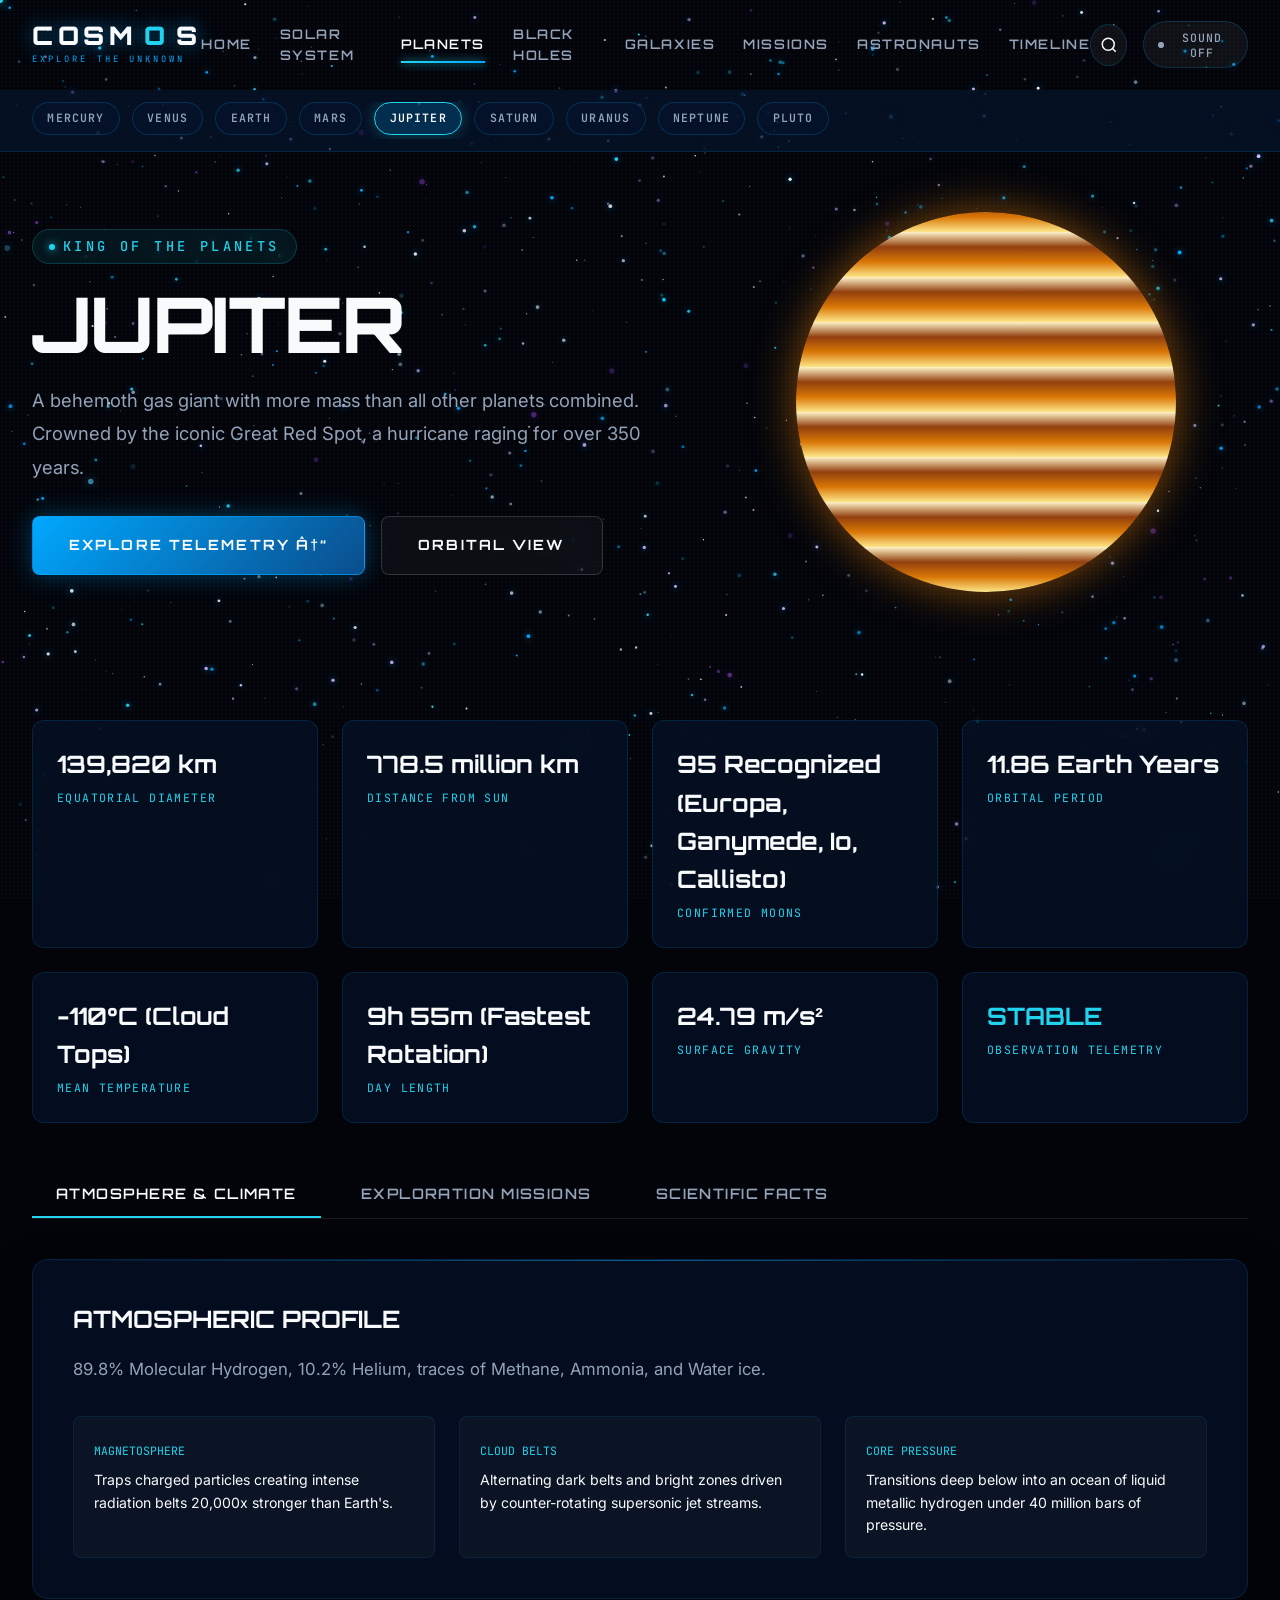
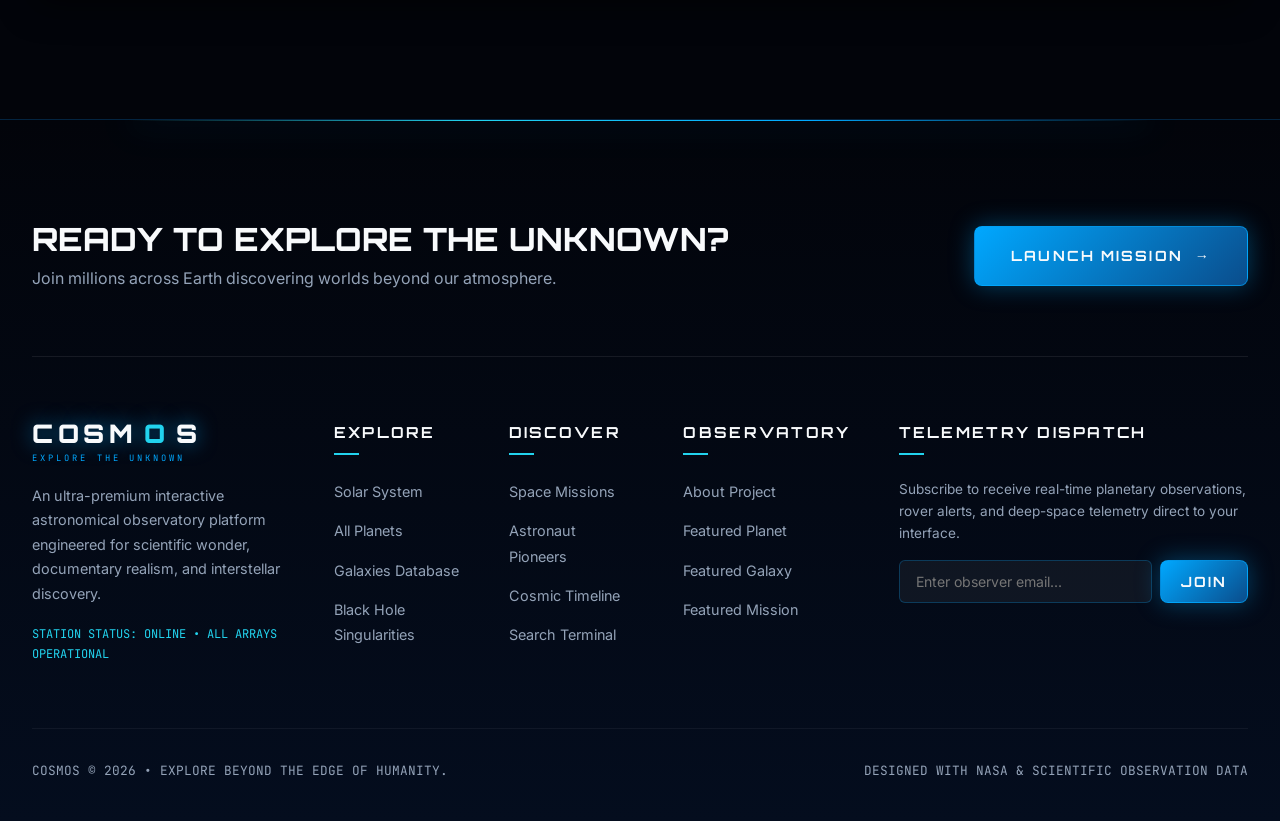
<file: planet-details.html>
﻿<!DOCTYPE html>
<html lang="en">
<head>
  <meta charset="UTF-8">
  <meta name="viewport" content="width=device-width, initial-scale=1.0">
  <meta name="description" content="Detailed planetary telemetry, atmospheric profiles, orbital characteristics, and exploration history.">
  <title>Planet Telemetry â€” COSMOS</title>
  <link rel="stylesheet" href="css/style.css">
  <link rel="stylesheet" href="css/animations.css">
  <link rel="stylesheet" href="css/responsive.css">
</head>
<body id="planet-details-root">

  <canvas id="star-canvas"></canvas>
  <canvas id="particle-canvas"></canvas>
  <div class="cosmic-noise-overlay"></div>
  <div class="shooting-star-container"></div>
  <div class="custom-cursor-dot"></div>
  <div class="custom-cursor-ring"></div>

  <!-- Header -->
  <header class="site-header" role="banner">
    <div class="cosmic-container header-inner">
      <a href="index.html" class="brand-logo" aria-label="COSMOS Homepage">
        <span class="logo-main">COSM<span class="accent-orbit">O</span>S</span>
        <span class="logo-sub">Explore the Unknown</span>
      </a>

      <nav class="main-nav" role="navigation">
        <ul class="nav-list">
          <li class="nav-item"><a href="index.html" class="nav-link">Home</a></li>
          <li class="nav-item"><a href="solar-system.html" class="nav-link">Solar System</a></li>
          <li class="nav-item"><a href="planets.html" class="nav-link active">Planets</a></li>
          <li class="nav-item"><a href="black-holes.html" class="nav-link">Black Holes</a></li>
          <li class="nav-item"><a href="galaxies.html" class="nav-link">Galaxies</a></li>
          <li class="nav-item"><a href="space-missions.html" class="nav-link">Missions</a></li>
          <li class="nav-item"><a href="astronauts.html" class="nav-link">Astronauts</a></li>
          <li class="nav-item"><a href="space-timeline.html" class="nav-link">Timeline</a></li>
        </ul>
      </nav>

      <div class="header-actions">
        <a href="search.html" class="icon-btn" aria-label="Search"><svg width="18" height="18" viewBox="0 0 24 24" fill="none" stroke="currentColor" stroke-width="2"><circle cx="11" cy="11" r="8"></circle><line x1="21" y1="21" x2="16.65" y2="16.65"></line></svg></a>
        <button class="sound-toggle" aria-label="Toggle Sound"><span class="sound-dot"></span><span class="sound-text">SOUND OFF</span></button>
        <button class="mobile-menu-btn" aria-label="Menu"><span></span><span></span><span></span></button>
      </div>
    </div>
  </header>

  <!-- Mobile Menu -->
  <div class="mobile-menu-overlay" role="dialog">
    <ul class="mobile-nav-list">
      <li class="mobile-nav-item"><a href="index.html" class="mobile-nav-link">Home</a></li>
      <li class="mobile-nav-item"><a href="solar-system.html" class="mobile-nav-link">Solar System</a></li>
      <li class="mobile-nav-item"><a href="planets.html" class="mobile-nav-link active">Planets</a></li>
      <li class="mobile-nav-item"><a href="black-holes.html" class="mobile-nav-link">Black Holes</a></li>
      <li class="mobile-nav-item"><a href="galaxies.html" class="mobile-nav-link">Galaxies</a></li>
      <li class="mobile-nav-item"><a href="space-missions.html" class="mobile-nav-link">Missions</a></li>
      <li class="mobile-nav-item"><a href="astronauts.html" class="mobile-nav-link">Astronauts</a></li>
      <li class="mobile-nav-item"><a href="space-timeline.html" class="mobile-nav-link">Timeline</a></li>
      <li class="mobile-nav-item"><a href="search.html" class="mobile-nav-link">Search Terminal</a></li>
      <li class="mobile-nav-item"><a href="about.html" class="mobile-nav-link">About</a></li>
    </ul>
  </div>

  <main id="main-content">
    <!-- Quick Switcher Bar -->
    <div style="background: rgba(6, 21, 45, 0.7); border-bottom: 1px solid rgba(0, 168, 255, 0.15); padding: 0.75rem 0; margin-top: var(--header-height); position: relative; z-index: 100;">
      <div class="cosmic-container" style="display: flex; gap: 0.75rem; overflow-x: auto; padding-bottom: 4px;">
        <a href="planet-details.html?planet=mercury" data-planet-switch="mercury" class="filter-btn" style="padding: 0.4rem 0.9rem; font-size: 0.72rem;">MERCURY</a>
        <a href="planet-details.html?planet=venus" data-planet-switch="venus" class="filter-btn" style="padding: 0.4rem 0.9rem; font-size: 0.72rem;">VENUS</a>
        <a href="planet-details.html?planet=earth" data-planet-switch="earth" class="filter-btn" style="padding: 0.4rem 0.9rem; font-size: 0.72rem;">EARTH</a>
        <a href="planet-details.html?planet=mars" data-planet-switch="mars" class="filter-btn" style="padding: 0.4rem 0.9rem; font-size: 0.72rem;">MARS</a>
        <a href="planet-details.html?planet=jupiter" data-planet-switch="jupiter" class="filter-btn" style="padding: 0.4rem 0.9rem; font-size: 0.72rem;">JUPITER</a>
        <a href="planet-details.html?planet=saturn" data-planet-switch="saturn" class="filter-btn" style="padding: 0.4rem 0.9rem; font-size: 0.72rem;">SATURN</a>
        <a href="planet-details.html?planet=uranus" data-planet-switch="uranus" class="filter-btn" style="padding: 0.4rem 0.9rem; font-size: 0.72rem;">URANUS</a>
        <a href="planet-details.html?planet=neptune" data-planet-switch="neptune" class="filter-btn" style="padding: 0.4rem 0.9rem; font-size: 0.72rem;">NEPTUNE</a>
        <a href="planet-details.html?planet=pluto" data-planet-switch="pluto" class="filter-btn" style="padding: 0.4rem 0.9rem; font-size: 0.72rem;">PLUTO</a>
      </div>
    </div>

    <!-- Planet Hero Banner -->
    <section class="page-hero" style="padding-top: 60px; padding-bottom: 40px;">
      <div class="cosmic-container">
        <div style="display: grid; grid-template-columns: 1.2fr 1fr; gap: 4rem; align-items: center; text-align: left;">
          <div>
            <span class="section-tag" id="pd-tag">KING OF THE PLANETS</span>
            <h1 class="section-title" id="pd-name" style="font-size: clamp(2.8rem, 6vw, 4.8rem); margin-bottom: 1rem;">JUPITER</h1>
            <p style="font-size: 1.15rem; color: var(--soft-space-gray); line-height: 1.8; margin-bottom: 2rem;" id="pd-summary">
              A behemoth gas giant with more mass than all other planets combined. Crowned by the iconic Great Red Spot, an ancient storm larger than Earth.
            </p>
            <div style="display: flex; gap: 1rem; flex-wrap: wrap;">
              <a href="#telemetry-details" class="cosmic-btn cosmic-btn-primary">EXPLORE TELEMETRY â†“</a>
              <a href="solar-system.html" class="cosmic-btn cosmic-btn-secondary">ORBITAL VIEW</a>
            </div>
          </div>

          <!-- 3D Rotating Planet Sphere -->
          <div style="display: flex; justify-content: center; align-items: center;">
            <div id="pd-visual" style="width: 380px; height: 380px; border-radius: 50%; background: repeating-linear-gradient(0deg, #FDE68A, #D97706 15px, #92400E 30px, #FEF3C7 45px); box-shadow: inset -30px -30px 60px rgba(0,0,0,0.8), 0 0 70px rgba(217, 119, 6, 0.5); animation: planetRotate 100s linear infinite;"></div>
          </div>
        </div>
      </div>
    </section>

    <!-- Telemetry Metric Grid -->
    <section class="section-spacing" id="telemetry-details" style="padding-top: 40px;">
      <div class="cosmic-container">
        <div class="telemetry-specs-grid">
          <div class="spec-card">
            <div class="spec-card-val" id="pd-spec-diam">139,820 km</div>
            <div class="spec-card-lbl">EQUATORIAL DIAMETER</div>
          </div>
          <div class="spec-card">
            <div class="spec-card-val" id="pd-spec-dist">778.5M km</div>
            <div class="spec-card-lbl">DISTANCE FROM SUN</div>
          </div>
          <div class="spec-card">
            <div class="spec-card-val" id="pd-spec-moons">95</div>
            <div class="spec-card-lbl">CONFIRMED MOONS</div>
          </div>
          <div class="spec-card">
            <div class="spec-card-val" id="pd-spec-period">11.86 Earth Years</div>
            <div class="spec-card-lbl">ORBITAL PERIOD</div>
          </div>
          <div class="spec-card">
            <div class="spec-card-val" id="pd-spec-temp">-110Â°C</div>
            <div class="spec-card-lbl">MEAN TEMPERATURE</div>
          </div>
          <div class="spec-card">
            <div class="spec-card-val" id="pd-spec-day">9h 55m</div>
            <div class="spec-card-lbl">DAY LENGTH</div>
          </div>
          <div class="spec-card">
            <div class="spec-card-val" id="pd-spec-gravity">24.79 m/sÂ²</div>
            <div class="spec-card-lbl">SURFACE GRAVITY</div>
          </div>
          <div class="spec-card">
            <div class="spec-card-val" style="color: var(--cosmic-cyan);">STABLE</div>
            <div class="spec-card-lbl">OBSERVATION TELEMETRY</div>
          </div>
        </div>

        <!-- Detail Tabs -->
        <div class="tab-nav">
          <button class="tab-btn active" data-tab="atmosphere">ATMOSPHERE &amp; CLIMATE</button>
          <button class="tab-btn" data-tab="missions">EXPLORATION MISSIONS</button>
          <button class="tab-btn" data-tab="facts">SCIENTIFIC FACTS</button>
        </div>

        <!-- Tab Content 1: Atmosphere -->
        <div class="tab-pane glass-card" data-tab-content="atmosphere" style="padding: 2.5rem;">
          <h3 style="font-family: var(--font-heading); font-size: 1.5rem; color: var(--starlight-white); margin-bottom: 1rem;">ATMOSPHERIC PROFILE</h3>
          <p style="font-size: 1.05rem; color: var(--soft-space-gray); line-height: 1.8; margin-bottom: 1.5rem;" id="pd-atmosphere-text">
            89.8% Molecular Hydrogen, 10.2% Helium, traces of Methane, Ammonia, and Water ice.
          </p>
          <div style="display: grid; grid-template-columns: repeat(3, 1fr); gap: 1.5rem; margin-top: 2rem;">
            <div style="background: rgba(255,255,255,0.03); padding: 1.25rem; border-radius: 8px; border: 1px solid rgba(0, 168, 255, 0.1);">
              <span style="font-family: var(--font-mono); font-size: 0.72rem; color: var(--cosmic-cyan);">MAGNETOSPHERE</span>
              <p style="font-size: 0.88rem; color: var(--starlight-white); margin-top: 0.4rem;">Traps charged particles creating intense radiation belts 20,000x stronger than Earth's.</p>
            </div>
            <div style="background: rgba(255,255,255,0.03); padding: 1.25rem; border-radius: 8px; border: 1px solid rgba(0, 168, 255, 0.1);">
              <span style="font-family: var(--font-mono); font-size: 0.72rem; color: var(--cosmic-cyan);">CLOUD BELTS</span>
              <p style="font-size: 0.88rem; color: var(--starlight-white); margin-top: 0.4rem;">Alternating dark belts and bright zones driven by counter-rotating supersonic jet streams.</p>
            </div>
            <div style="background: rgba(255,255,255,0.03); padding: 1.25rem; border-radius: 8px; border: 1px solid rgba(0, 168, 255, 0.1);">
              <span style="font-family: var(--font-mono); font-size: 0.72rem; color: var(--cosmic-cyan);">CORE PRESSURE</span>
              <p style="font-size: 0.88rem; color: var(--starlight-white); margin-top: 0.4rem;">Transitions deep below into an ocean of liquid metallic hydrogen under 40 million bars of pressure.</p>
            </div>
          </div>
        </div>

        <!-- Tab Content 2: Missions -->
        <div class="tab-pane glass-card" data-tab-content="missions" style="padding: 2.5rem; display: none;">
          <h3 style="font-family: var(--font-heading); font-size: 1.5rem; color: var(--starlight-white); margin-bottom: 1rem;">HISTORIC &amp; ACTIVE EXPEDITIONS</h3>
          <p style="font-size: 1.05rem; color: var(--soft-space-gray); line-height: 1.8; margin-bottom: 2rem;" id="pd-missions-text">
            Pioneer 10 & 11, Voyager 1 & 2, Galileo, Juno, Europa Clipper, JUICE
          </p>
          <a href="space-missions.html" class="cosmic-btn cosmic-btn-secondary">EXPLORE ALL SPACE MISSIONS â†’</a>
        </div>

        <!-- Tab Content 3: Facts -->
        <div class="tab-pane" data-tab-content="facts" style="display: none;">
          <ul id="pd-facts-list" style="list-style: none;">
            <!-- Injected via js/planets.js -->
          </ul>
        </div>
      </div>
    </section>
  </main>

    <!-- ==========================================================================
       ENORMOUS CINEMATIC FOOTER
       ========================================================================== -->
  <footer class="site-footer" role="contentinfo">
    <div class="footer-horizon-glow"></div>
    <div class="cosmic-container">
      <div class="footer-top">
        <div class="footer-callout">
          <h3>READY TO EXPLORE THE UNKNOWN?</h3>
          <p>Join millions across Earth discovering worlds beyond our atmosphere.</p>
        </div>
        <a href="solar-system.html" class="cosmic-btn cosmic-btn-primary">
          LAUNCH MISSION <span class="arrow">→</span>
        </a>
      </div>

      <div class="footer-grid">
        <!-- Col 1: Brand -->
        <div>
          <a href="index.html" class="brand-logo" style="margin-bottom: 1rem;">
            <span class="logo-main">COSM<span class="accent-orbit">O</span>S</span>
            <span class="logo-sub">Explore the Unknown</span>
          </a>
          <p class="footer-about-text">
            An ultra-premium interactive astronomical observatory platform engineered for scientific wonder, documentary realism, and interstellar discovery.
          </p>
          <div style="font-family: var(--font-mono); font-size: 0.75rem; color: var(--cosmic-cyan);">
            STATION STATUS: ONLINE • ALL ARRAYS OPERATIONAL
          </div>
        </div>

        <!-- Col 2: Explore -->
        <div>
          <h4 class="footer-col-title">EXPLORE</h4>
          <ul class="footer-links">
            <li><a href="solar-system.html">Solar System</a></li>
            <li><a href="planets.html">All Planets</a></li>
            <li><a href="galaxies.html">Galaxies Database</a></li>
            <li><a href="black-holes.html">Black Hole Singularities</a></li>
          </ul>
        </div>

        <!-- Col 3: Discover -->
        <div>
          <h4 class="footer-col-title">DISCOVER</h4>
          <ul class="footer-links">
            <li><a href="space-missions.html">Space Missions</a></li>
            <li><a href="astronauts.html">Astronaut Pioneers</a></li>
            <li><a href="space-timeline.html">Cosmic Timeline</a></li>
            <li><a href="search.html">Search Terminal</a></li>
          </ul>
        </div>

        <!-- Col 4: Project -->
        <div>
          <h4 class="footer-col-title">OBSERVATORY</h4>
          <ul class="footer-links">
            <li><a href="about.html">About Project</a></li>
            <li><a href="planet-details.html?planet=jupiter">Featured Planet</a></li>
            <li><a href="galaxy-details.html?galaxy=andromeda">Featured Galaxy</a></li>
            <li><a href="mission-details.html?mission=jwst">Featured Mission</a></li>
          </ul>
        </div>

        <!-- Col 5: Telemetry Dispatch -->
        <div>
          <h4 class="footer-col-title">TELEMETRY DISPATCH</h4>
          <p style="font-size: 0.85rem; color: var(--soft-space-gray); line-height: 1.6;">
            Subscribe to receive real-time planetary observations, rover alerts, and deep-space telemetry direct to your interface.
          </p>
          <form class="footer-newsletter-form" onsubmit="event.preventDefault(); alert('Telemetry channel confirmed. You are registered on the COSMOS frequency.');">
            <input type="email" placeholder="Enter observer email..." class="footer-input" required>
            <button type="submit" class="cosmic-btn cosmic-btn-primary" style="padding: 0.75rem 1.25rem;">JOIN</button>
          </form>
        </div>
      </div>

      <div class="footer-bottom">
        <div>COSMOS © 2026 • EXPLORE BEYOND THE EDGE OF HUMANITY.</div>
        <div>DESIGNED WITH NASA & SCIENTIFIC OBSERVATION DATA</div>
      </div>
    </div>
  </footer>

  <script src="js/stars.js"></script>
  <script src="js/particles.js"></script>
  <script src="js/parallax.js"></script>
  <script src="js/planets.js"></script>
  <script src="js/main.js"></script>
</body>
</html>
</file>
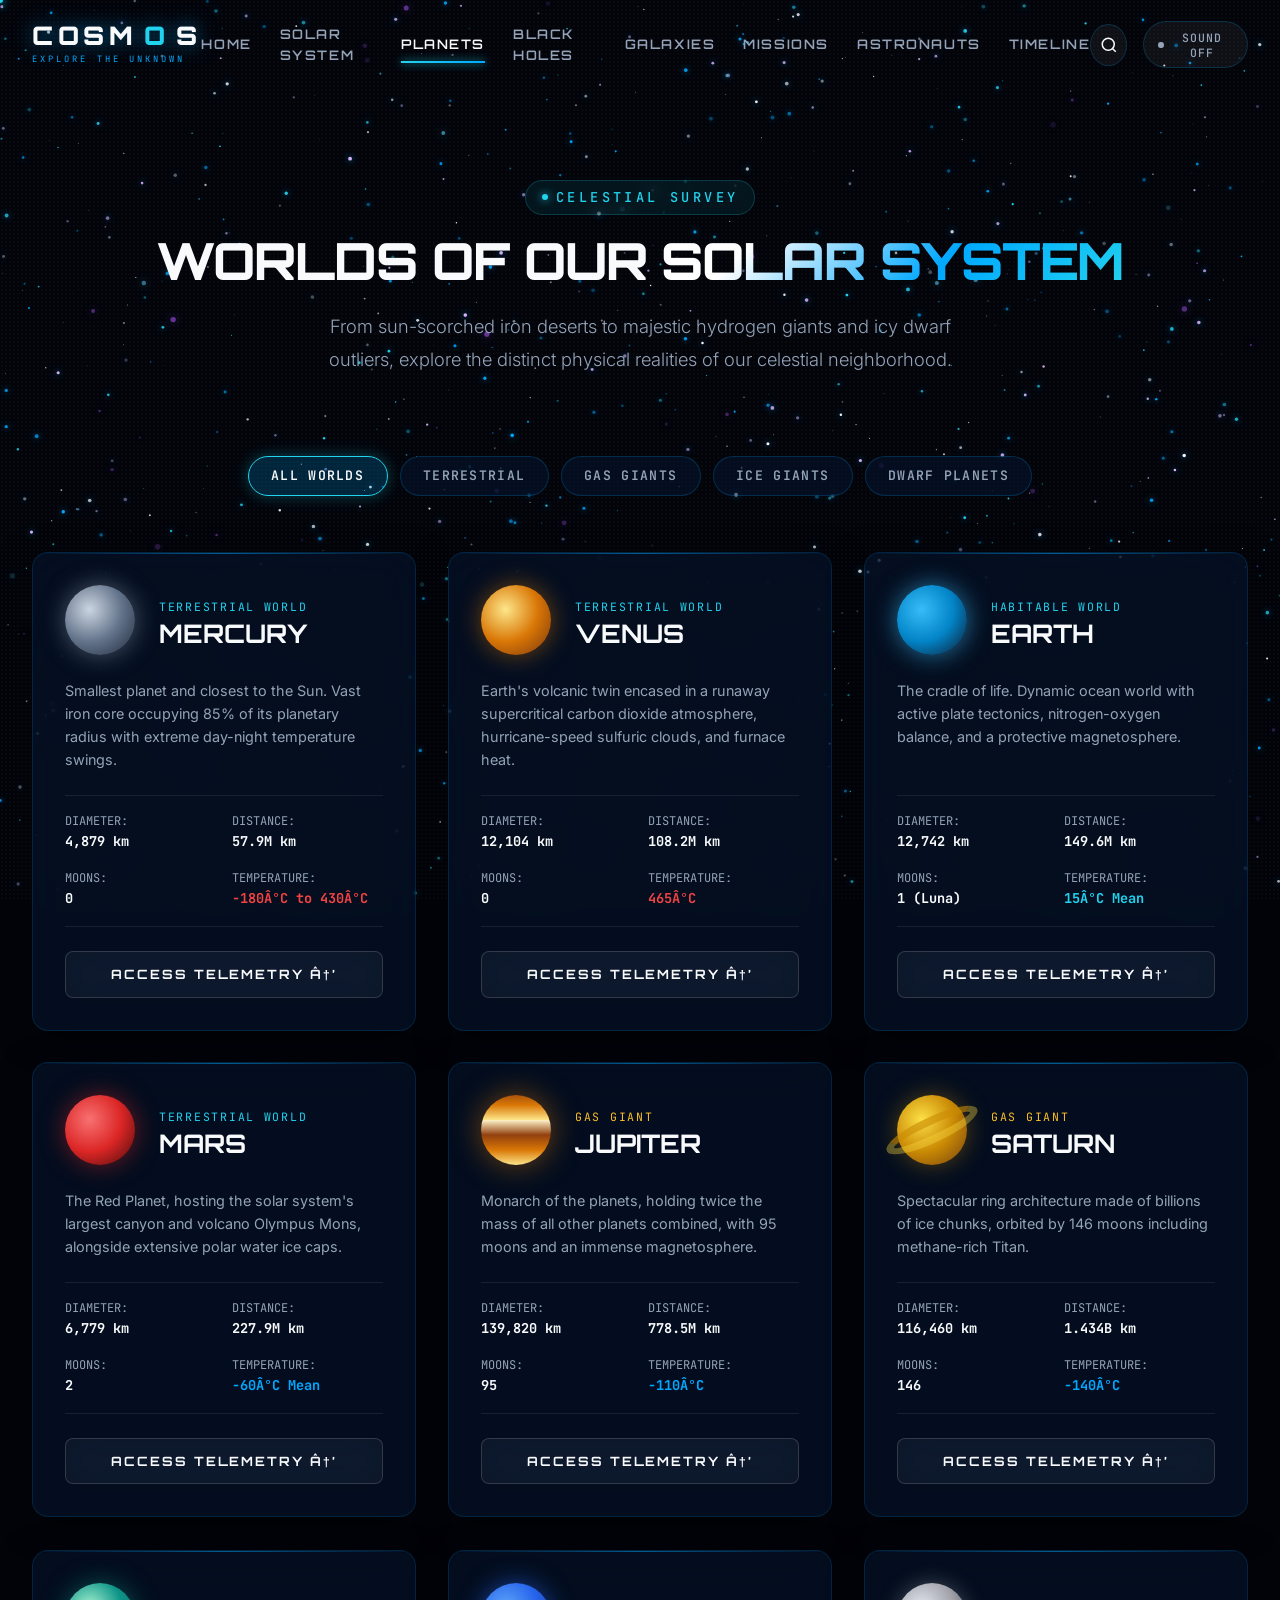
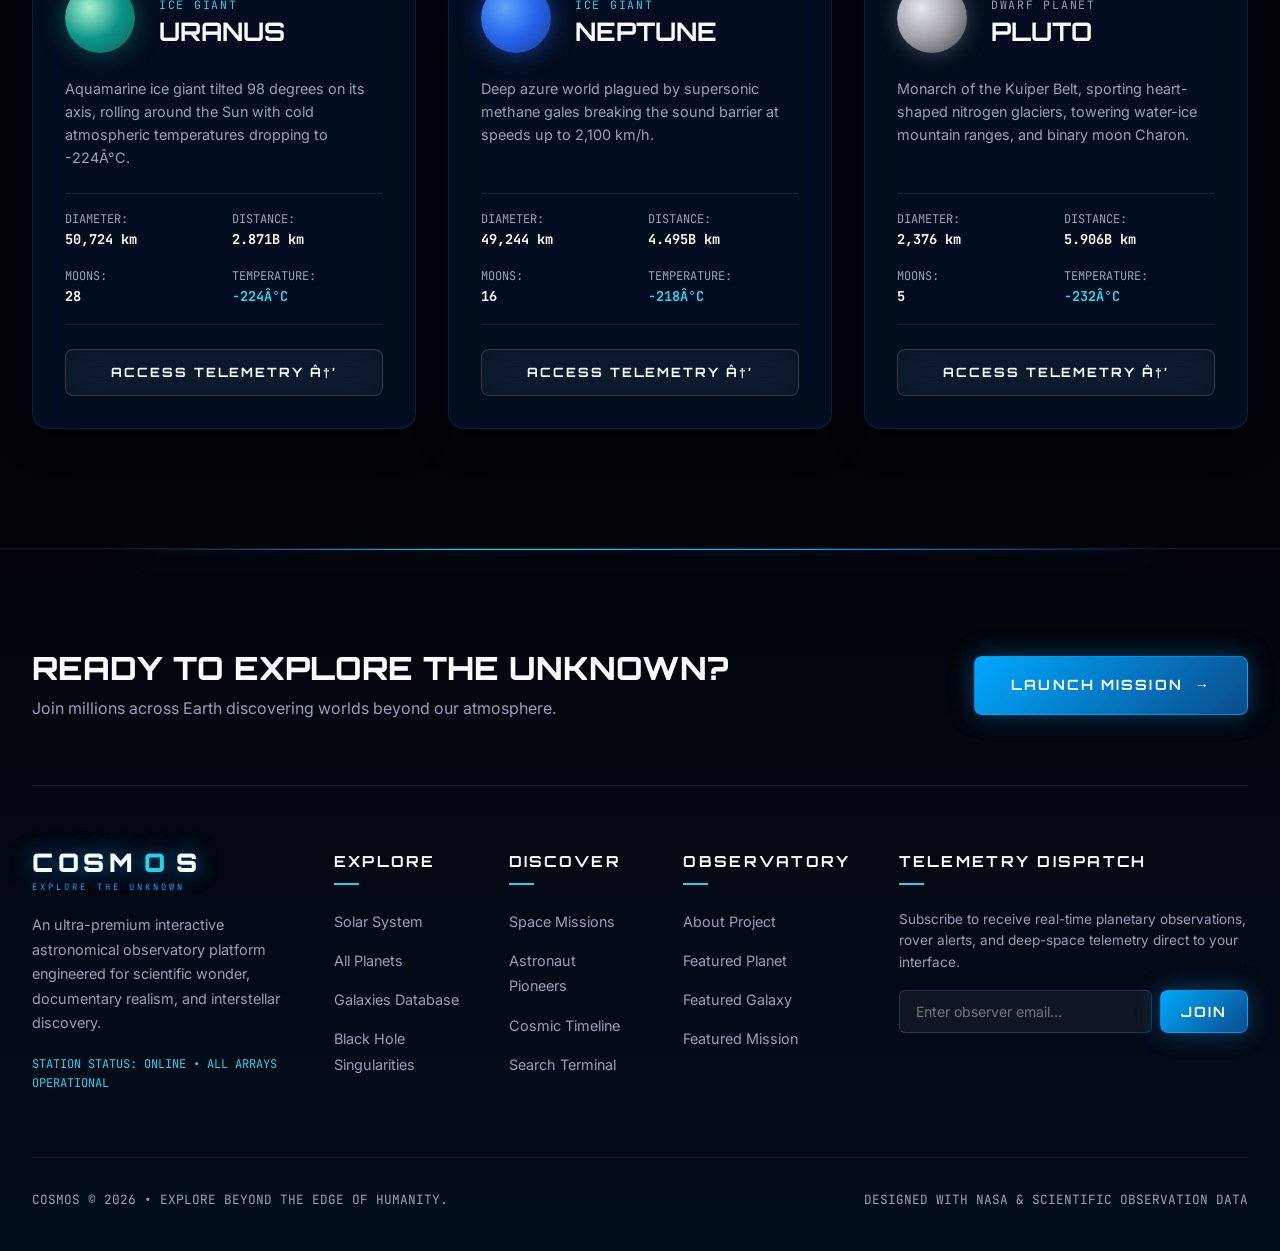
<file: planets.html>
﻿<!DOCTYPE html>
<html lang="en">
<head>
  <meta charset="UTF-8">
  <meta name="viewport" content="width=device-width, initial-scale=1.0">
  <meta name="description" content="COSMOS Planetary Catalog â€” Comprehensive astrophysical database of terrestrial worlds, gas giants, ice giants, and dwarf planets.">
  <title>Planets Database â€” COSMOS Space Exploration</title>
  <link rel="stylesheet" href="css/style.css">
  <link rel="stylesheet" href="css/animations.css">
  <link rel="stylesheet" href="css/responsive.css">
</head>
<body>

  <canvas id="star-canvas"></canvas>
  <canvas id="particle-canvas"></canvas>
  <div class="cosmic-noise-overlay"></div>
  <div class="shooting-star-container"></div>
  <div class="custom-cursor-dot"></div>
  <div class="custom-cursor-ring"></div>

  <!-- Site Header -->
  <header class="site-header" role="banner">
    <div class="cosmic-container header-inner">
      <a href="index.html" class="brand-logo" aria-label="COSMOS Homepage">
        <span class="logo-main">COSM<span class="accent-orbit">O</span>S</span>
        <span class="logo-sub">Explore the Unknown</span>
      </a>

      <nav class="main-nav" role="navigation">
        <ul class="nav-list">
          <li class="nav-item"><a href="index.html" class="nav-link">Home</a></li>
          <li class="nav-item"><a href="solar-system.html" class="nav-link">Solar System</a></li>
          <li class="nav-item"><a href="planets.html" class="nav-link active">Planets</a></li>
          <li class="nav-item"><a href="black-holes.html" class="nav-link">Black Holes</a></li>
          <li class="nav-item"><a href="galaxies.html" class="nav-link">Galaxies</a></li>
          <li class="nav-item"><a href="space-missions.html" class="nav-link">Missions</a></li>
          <li class="nav-item"><a href="astronauts.html" class="nav-link">Astronauts</a></li>
          <li class="nav-item"><a href="space-timeline.html" class="nav-link">Timeline</a></li>
        </ul>
      </nav>

      <div class="header-actions">
        <a href="search.html" class="icon-btn" aria-label="Search"><svg width="18" height="18" viewBox="0 0 24 24" fill="none" stroke="currentColor" stroke-width="2"><circle cx="11" cy="11" r="8"></circle><line x1="21" y1="21" x2="16.65" y2="16.65"></line></svg></a>
        <button class="sound-toggle" aria-label="Toggle Sound"><span class="sound-dot"></span><span class="sound-text">SOUND OFF</span></button>
        <button class="mobile-menu-btn" aria-label="Menu"><span></span><span></span><span></span></button>
      </div>
    </div>
  </header>

  <!-- Mobile Menu -->
  <div class="mobile-menu-overlay" role="dialog">
    <ul class="mobile-nav-list">
      <li class="mobile-nav-item"><a href="index.html" class="mobile-nav-link">Home</a></li>
      <li class="mobile-nav-item"><a href="solar-system.html" class="mobile-nav-link">Solar System</a></li>
      <li class="mobile-nav-item"><a href="planets.html" class="mobile-nav-link active">Planets</a></li>
      <li class="mobile-nav-item"><a href="black-holes.html" class="mobile-nav-link">Black Holes</a></li>
      <li class="mobile-nav-item"><a href="galaxies.html" class="mobile-nav-link">Galaxies</a></li>
      <li class="mobile-nav-item"><a href="space-missions.html" class="mobile-nav-link">Missions</a></li>
      <li class="mobile-nav-item"><a href="astronauts.html" class="mobile-nav-link">Astronauts</a></li>
      <li class="mobile-nav-item"><a href="space-timeline.html" class="mobile-nav-link">Timeline</a></li>
      <li class="mobile-nav-item"><a href="search.html" class="mobile-nav-link">Search Terminal</a></li>
      <li class="mobile-nav-item"><a href="about.html" class="mobile-nav-link">About</a></li>
    </ul>
  </div>

  <main id="main-content">
    <section class="page-hero">
      <div class="cosmic-container">
        <span class="section-tag reveal-up">CELESTIAL SURVEY</span>
        <h1 class="section-title reveal-up delay-1">WORLDS OF OUR <span class="gradient-text">SOLAR SYSTEM</span></h1>
        <p class="section-subtitle reveal-up delay-2">
          From sun-scorched iron deserts to majestic hydrogen giants and icy dwarf outliers, explore the distinct physical realities of our celestial neighborhood.
        </p>
      </div>
    </section>

    <!-- Filter Navigation Tabs -->
    <section class="section-spacing" style="padding-top: 0;">
      <div class="cosmic-container">
        <div class="filter-tabs reveal-up">
          <button class="filter-btn active" data-filter="all">ALL WORLDS</button>
          <button class="filter-btn" data-filter="terrestrial">TERRESTRIAL</button>
          <button class="filter-btn" data-filter="gas-giant">GAS GIANTS</button>
          <button class="filter-btn" data-filter="ice-giant">ICE GIANTS</button>
          <button class="filter-btn" data-filter="dwarf">DWARF PLANETS</button>
        </div>

        <!-- Planet Catalog Grid -->
        <div style="display: grid; grid-template-columns: repeat(3, 1fr); gap: 2rem;">

          <!-- Mercury -->
          <div class="planet-catalog-card glass-card tilt-card reveal-up delay-1" data-category="terrestrial" style="display: flex; flex-direction: column;">
            <div style="display: flex; align-items: center; gap: 1.5rem; margin-bottom: 1.5rem;">
              <div style="width: 70px; height: 70px; border-radius: 50%; background: radial-gradient(circle at 35% 35%, #CBD5E1, #64748B, #1E293B); box-shadow: 0 0 25px rgba(148, 163, 184, 0.5); flex-shrink: 0;"></div>
              <div>
                <span style="font-family: var(--font-mono); font-size: 0.72rem; color: var(--cosmic-cyan); text-transform: uppercase; letter-spacing: 0.15em;">Terrestrial World</span>
                <h3 style="font-family: var(--font-heading); font-size: 1.6rem; color: var(--starlight-white); line-height: 1.1;">MERCURY</h3>
              </div>
            </div>
            <p style="font-size: 0.9rem; color: var(--soft-space-gray); line-height: 1.6; margin-bottom: 1.5rem; flex-grow: 1;">
              Smallest planet and closest to the Sun. Vast iron core occupying 85% of its planetary radius with extreme day-night temperature swings.
            </p>
            <div style="display: grid; grid-template-columns: 1fr 1fr; gap: 1rem; padding: 1rem 0; border-top: 1px solid rgba(255,255,255,0.08); border-bottom: 1px solid rgba(255,255,255,0.08); margin-bottom: 1.5rem; font-family: var(--font-mono); font-size: 0.75rem;">
              <div><span style="color: var(--soft-space-gray); display: block;">DIAMETER:</span><strong style="color: var(--starlight-white); font-size: 0.85rem;">4,879 km</strong></div>
              <div><span style="color: var(--soft-space-gray); display: block;">DISTANCE:</span><strong style="color: var(--starlight-white); font-size: 0.85rem;">57.9M km</strong></div>
              <div><span style="color: var(--soft-space-gray); display: block;">MOONS:</span><strong style="color: var(--starlight-white); font-size: 0.85rem;">0</strong></div>
              <div><span style="color: var(--soft-space-gray); display: block;">TEMPERATURE:</span><strong style="color: var(--accent-red); font-size: 0.85rem;">-180Â°C to 430Â°C</strong></div>
            </div>
            <a href="planet-details.html?planet=mercury" class="cosmic-btn cosmic-btn-secondary" style="padding: 0.75rem; font-size: 0.8rem; width: 100%;">ACCESS TELEMETRY â†’</a>
          </div>

          <!-- Venus -->
          <div class="planet-catalog-card glass-card tilt-card reveal-up delay-2" data-category="terrestrial" style="display: flex; flex-direction: column;">
            <div style="display: flex; align-items: center; gap: 1.5rem; margin-bottom: 1.5rem;">
              <div style="width: 70px; height: 70px; border-radius: 50%; background: radial-gradient(circle at 35% 35%, #FDE68A, #D97706, #78350F); box-shadow: 0 0 25px rgba(217, 119, 6, 0.5); flex-shrink: 0;"></div>
              <div>
                <span style="font-family: var(--font-mono); font-size: 0.72rem; color: var(--cosmic-cyan); text-transform: uppercase; letter-spacing: 0.15em;">Terrestrial World</span>
                <h3 style="font-family: var(--font-heading); font-size: 1.6rem; color: var(--starlight-white); line-height: 1.1;">VENUS</h3>
              </div>
            </div>
            <p style="font-size: 0.9rem; color: var(--soft-space-gray); line-height: 1.6; margin-bottom: 1.5rem; flex-grow: 1;">
              Earth's volcanic twin encased in a runaway supercritical carbon dioxide atmosphere, hurricane-speed sulfuric clouds, and furnace heat.
            </p>
            <div style="display: grid; grid-template-columns: 1fr 1fr; gap: 1rem; padding: 1rem 0; border-top: 1px solid rgba(255,255,255,0.08); border-bottom: 1px solid rgba(255,255,255,0.08); margin-bottom: 1.5rem; font-family: var(--font-mono); font-size: 0.75rem;">
              <div><span style="color: var(--soft-space-gray); display: block;">DIAMETER:</span><strong style="color: var(--starlight-white); font-size: 0.85rem;">12,104 km</strong></div>
              <div><span style="color: var(--soft-space-gray); display: block;">DISTANCE:</span><strong style="color: var(--starlight-white); font-size: 0.85rem;">108.2M km</strong></div>
              <div><span style="color: var(--soft-space-gray); display: block;">MOONS:</span><strong style="color: var(--starlight-white); font-size: 0.85rem;">0</strong></div>
              <div><span style="color: var(--soft-space-gray); display: block;">TEMPERATURE:</span><strong style="color: var(--accent-red); font-size: 0.85rem;">465Â°C</strong></div>
            </div>
            <a href="planet-details.html?planet=venus" class="cosmic-btn cosmic-btn-secondary" style="padding: 0.75rem; font-size: 0.8rem; width: 100%;">ACCESS TELEMETRY â†’</a>
          </div>

          <!-- Earth -->
          <div class="planet-catalog-card glass-card tilt-card reveal-up delay-3" data-category="terrestrial" style="display: flex; flex-direction: column;">
            <div style="display: flex; align-items: center; gap: 1.5rem; margin-bottom: 1.5rem;">
              <div style="width: 70px; height: 70px; border-radius: 50%; background: radial-gradient(circle at 35% 35%, #38BDF8, #0284C7, #0F172A); box-shadow: 0 0 25px rgba(56, 189, 248, 0.6); flex-shrink: 0;"></div>
              <div>
                <span style="font-family: var(--font-mono); font-size: 0.72rem; color: var(--cosmic-cyan); text-transform: uppercase; letter-spacing: 0.15em;">Habitable World</span>
                <h3 style="font-family: var(--font-heading); font-size: 1.6rem; color: var(--starlight-white); line-height: 1.1;">EARTH</h3>
              </div>
            </div>
            <p style="font-size: 0.9rem; color: var(--soft-space-gray); line-height: 1.6; margin-bottom: 1.5rem; flex-grow: 1;">
              The cradle of life. Dynamic ocean world with active plate tectonics, nitrogen-oxygen balance, and a protective magnetosphere.
            </p>
            <div style="display: grid; grid-template-columns: 1fr 1fr; gap: 1rem; padding: 1rem 0; border-top: 1px solid rgba(255,255,255,0.08); border-bottom: 1px solid rgba(255,255,255,0.08); margin-bottom: 1.5rem; font-family: var(--font-mono); font-size: 0.75rem;">
              <div><span style="color: var(--soft-space-gray); display: block;">DIAMETER:</span><strong style="color: var(--starlight-white); font-size: 0.85rem;">12,742 km</strong></div>
              <div><span style="color: var(--soft-space-gray); display: block;">DISTANCE:</span><strong style="color: var(--starlight-white); font-size: 0.85rem;">149.6M km</strong></div>
              <div><span style="color: var(--soft-space-gray); display: block;">MOONS:</span><strong style="color: var(--starlight-white); font-size: 0.85rem;">1 (Luna)</strong></div>
              <div><span style="color: var(--soft-space-gray); display: block;">TEMPERATURE:</span><strong style="color: var(--cosmic-cyan); font-size: 0.85rem;">15Â°C Mean</strong></div>
            </div>
            <a href="planet-details.html?planet=earth" class="cosmic-btn cosmic-btn-secondary" style="padding: 0.75rem; font-size: 0.8rem; width: 100%;">ACCESS TELEMETRY â†’</a>
          </div>

          <!-- Mars -->
          <div class="planet-catalog-card glass-card tilt-card reveal-up delay-1" data-category="terrestrial" style="display: flex; flex-direction: column;">
            <div style="display: flex; align-items: center; gap: 1.5rem; margin-bottom: 1.5rem;">
              <div style="width: 70px; height: 70px; border-radius: 50%; background: radial-gradient(circle at 35% 35%, #F87171, #DC2626, #450A0A); box-shadow: 0 0 25px rgba(220, 38, 38, 0.5); flex-shrink: 0;"></div>
              <div>
                <span style="font-family: var(--font-mono); font-size: 0.72rem; color: var(--cosmic-cyan); text-transform: uppercase; letter-spacing: 0.15em;">Terrestrial World</span>
                <h3 style="font-family: var(--font-heading); font-size: 1.6rem; color: var(--starlight-white); line-height: 1.1;">MARS</h3>
              </div>
            </div>
            <p style="font-size: 0.9rem; color: var(--soft-space-gray); line-height: 1.6; margin-bottom: 1.5rem; flex-grow: 1;">
              The Red Planet, hosting the solar system's largest canyon and volcano Olympus Mons, alongside extensive polar water ice caps.
            </p>
            <div style="display: grid; grid-template-columns: 1fr 1fr; gap: 1rem; padding: 1rem 0; border-top: 1px solid rgba(255,255,255,0.08); border-bottom: 1px solid rgba(255,255,255,0.08); margin-bottom: 1.5rem; font-family: var(--font-mono); font-size: 0.75rem;">
              <div><span style="color: var(--soft-space-gray); display: block;">DIAMETER:</span><strong style="color: var(--starlight-white); font-size: 0.85rem;">6,779 km</strong></div>
              <div><span style="color: var(--soft-space-gray); display: block;">DISTANCE:</span><strong style="color: var(--starlight-white); font-size: 0.85rem;">227.9M km</strong></div>
              <div><span style="color: var(--soft-space-gray); display: block;">MOONS:</span><strong style="color: var(--starlight-white); font-size: 0.85rem;">2</strong></div>
              <div><span style="color: var(--soft-space-gray); display: block;">TEMPERATURE:</span><strong style="color: var(--cosmic-blue); font-size: 0.85rem;">-60Â°C Mean</strong></div>
            </div>
            <a href="planet-details.html?planet=mars" class="cosmic-btn cosmic-btn-secondary" style="padding: 0.75rem; font-size: 0.8rem; width: 100%;">ACCESS TELEMETRY â†’</a>
          </div>

          <!-- Jupiter -->
          <div class="planet-catalog-card glass-card tilt-card reveal-up delay-2" data-category="gas-giant" style="display: flex; flex-direction: column;">
            <div style="display: flex; align-items: center; gap: 1.5rem; margin-bottom: 1.5rem;">
              <div style="width: 70px; height: 70px; border-radius: 50%; background: repeating-linear-gradient(0deg, #FDE68A, #D97706 15px, #92400E 30px, #FEF3C7 45px); box-shadow: 0 0 30px rgba(217, 119, 6, 0.5); flex-shrink: 0;"></div>
              <div>
                <span style="font-family: var(--font-mono); font-size: 0.72rem; color: var(--accent-gold); text-transform: uppercase; letter-spacing: 0.15em;">Gas Giant</span>
                <h3 style="font-family: var(--font-heading); font-size: 1.6rem; color: var(--starlight-white); line-height: 1.1;">JUPITER</h3>
              </div>
            </div>
            <p style="font-size: 0.9rem; color: var(--soft-space-gray); line-height: 1.6; margin-bottom: 1.5rem; flex-grow: 1;">
              Monarch of the planets, holding twice the mass of all other planets combined, with 95 moons and an immense magnetosphere.
            </p>
            <div style="display: grid; grid-template-columns: 1fr 1fr; gap: 1rem; padding: 1rem 0; border-top: 1px solid rgba(255,255,255,0.08); border-bottom: 1px solid rgba(255,255,255,0.08); margin-bottom: 1.5rem; font-family: var(--font-mono); font-size: 0.75rem;">
              <div><span style="color: var(--soft-space-gray); display: block;">DIAMETER:</span><strong style="color: var(--starlight-white); font-size: 0.85rem;">139,820 km</strong></div>
              <div><span style="color: var(--soft-space-gray); display: block;">DISTANCE:</span><strong style="color: var(--starlight-white); font-size: 0.85rem;">778.5M km</strong></div>
              <div><span style="color: var(--soft-space-gray); display: block;">MOONS:</span><strong style="color: var(--starlight-white); font-size: 0.85rem;">95</strong></div>
              <div><span style="color: var(--soft-space-gray); display: block;">TEMPERATURE:</span><strong style="color: var(--cosmic-blue); font-size: 0.85rem;">-110Â°C</strong></div>
            </div>
            <a href="planet-details.html?planet=jupiter" class="cosmic-btn cosmic-btn-secondary" style="padding: 0.75rem; font-size: 0.8rem; width: 100%;">ACCESS TELEMETRY â†’</a>
          </div>

          <!-- Saturn -->
          <div class="planet-catalog-card glass-card tilt-card reveal-up delay-3" data-category="gas-giant" style="display: flex; flex-direction: column;">
            <div style="display: flex; align-items: center; gap: 1.5rem; margin-bottom: 1.5rem;">
              <div style="width: 70px; height: 70px; border-radius: 50%; background: radial-gradient(circle at 35% 35%, #FDE047, #CA8A04, #713F12); box-shadow: 0 0 25px rgba(202, 138, 4, 0.4); flex-shrink: 0; position: relative;">
                <div class="saturn-ring" style="width: 100px; height: 26px; top: 22px; left: -15px;"></div>
              </div>
              <div>
                <span style="font-family: var(--font-mono); font-size: 0.72rem; color: var(--accent-gold); text-transform: uppercase; letter-spacing: 0.15em;">Gas Giant</span>
                <h3 style="font-family: var(--font-heading); font-size: 1.6rem; color: var(--starlight-white); line-height: 1.1;">SATURN</h3>
              </div>
            </div>
            <p style="font-size: 0.9rem; color: var(--soft-space-gray); line-height: 1.6; margin-bottom: 1.5rem; flex-grow: 1;">
              Spectacular ring architecture made of billions of ice chunks, orbited by 146 moons including methane-rich Titan.
            </p>
            <div style="display: grid; grid-template-columns: 1fr 1fr; gap: 1rem; padding: 1rem 0; border-top: 1px solid rgba(255,255,255,0.08); border-bottom: 1px solid rgba(255,255,255,0.08); margin-bottom: 1.5rem; font-family: var(--font-mono); font-size: 0.75rem;">
              <div><span style="color: var(--soft-space-gray); display: block;">DIAMETER:</span><strong style="color: var(--starlight-white); font-size: 0.85rem;">116,460 km</strong></div>
              <div><span style="color: var(--soft-space-gray); display: block;">DISTANCE:</span><strong style="color: var(--starlight-white); font-size: 0.85rem;">1.434B km</strong></div>
              <div><span style="color: var(--soft-space-gray); display: block;">MOONS:</span><strong style="color: var(--starlight-white); font-size: 0.85rem;">146</strong></div>
              <div><span style="color: var(--soft-space-gray); display: block;">TEMPERATURE:</span><strong style="color: var(--cosmic-blue); font-size: 0.85rem;">-140Â°C</strong></div>
            </div>
            <a href="planet-details.html?planet=saturn" class="cosmic-btn cosmic-btn-secondary" style="padding: 0.75rem; font-size: 0.8rem; width: 100%;">ACCESS TELEMETRY â†’</a>
          </div>

          <!-- Uranus -->
          <div class="planet-catalog-card glass-card tilt-card reveal-up delay-1" data-category="ice-giant" style="display: flex; flex-direction: column;">
            <div style="display: flex; align-items: center; gap: 1.5rem; margin-bottom: 1.5rem;">
              <div style="width: 70px; height: 70px; border-radius: 50%; background: radial-gradient(circle at 35% 35%, #A7F3D0, #0D9488, #115E59); box-shadow: 0 0 25px rgba(13, 148, 136, 0.5); flex-shrink: 0;"></div>
              <div>
                <span style="font-family: var(--font-mono); font-size: 0.72rem; color: var(--cosmic-cyan); text-transform: uppercase; letter-spacing: 0.15em;">Ice Giant</span>
                <h3 style="font-family: var(--font-heading); font-size: 1.6rem; color: var(--starlight-white); line-height: 1.1;">URANUS</h3>
              </div>
            </div>
            <p style="font-size: 0.9rem; color: var(--soft-space-gray); line-height: 1.6; margin-bottom: 1.5rem; flex-grow: 1;">
              Aquamarine ice giant tilted 98 degrees on its axis, rolling around the Sun with cold atmospheric temperatures dropping to -224Â°C.
            </p>
            <div style="display: grid; grid-template-columns: 1fr 1fr; gap: 1rem; padding: 1rem 0; border-top: 1px solid rgba(255,255,255,0.08); border-bottom: 1px solid rgba(255,255,255,0.08); margin-bottom: 1.5rem; font-family: var(--font-mono); font-size: 0.75rem;">
              <div><span style="color: var(--soft-space-gray); display: block;">DIAMETER:</span><strong style="color: var(--starlight-white); font-size: 0.85rem;">50,724 km</strong></div>
              <div><span style="color: var(--soft-space-gray); display: block;">DISTANCE:</span><strong style="color: var(--starlight-white); font-size: 0.85rem;">2.871B km</strong></div>
              <div><span style="color: var(--soft-space-gray); display: block;">MOONS:</span><strong style="color: var(--starlight-white); font-size: 0.85rem;">28</strong></div>
              <div><span style="color: var(--soft-space-gray); display: block;">TEMPERATURE:</span><strong style="color: var(--cosmic-cyan); font-size: 0.85rem;">-224Â°C</strong></div>
            </div>
            <a href="planet-details.html?planet=uranus" class="cosmic-btn cosmic-btn-secondary" style="padding: 0.75rem; font-size: 0.8rem; width: 100%;">ACCESS TELEMETRY â†’</a>
          </div>

          <!-- Neptune -->
          <div class="planet-catalog-card glass-card tilt-card reveal-up delay-2" data-category="ice-giant" style="display: flex; flex-direction: column;">
            <div style="display: flex; align-items: center; gap: 1.5rem; margin-bottom: 1.5rem;">
              <div style="width: 70px; height: 70px; border-radius: 50%; background: radial-gradient(circle at 35% 35%, #60A5FA, #2563EB, #1E3A8A); box-shadow: 0 0 25px rgba(37, 99, 235, 0.6); flex-shrink: 0;"></div>
              <div>
                <span style="font-family: var(--font-mono); font-size: 0.72rem; color: var(--cosmic-cyan); text-transform: uppercase; letter-spacing: 0.15em;">Ice Giant</span>
                <h3 style="font-family: var(--font-heading); font-size: 1.6rem; color: var(--starlight-white); line-height: 1.1;">NEPTUNE</h3>
              </div>
            </div>
            <p style="font-size: 0.9rem; color: var(--soft-space-gray); line-height: 1.6; margin-bottom: 1.5rem; flex-grow: 1;">
              Deep azure world plagued by supersonic methane gales breaking the sound barrier at speeds up to 2,100 km/h.
            </p>
            <div style="display: grid; grid-template-columns: 1fr 1fr; gap: 1rem; padding: 1rem 0; border-top: 1px solid rgba(255,255,255,0.08); border-bottom: 1px solid rgba(255,255,255,0.08); margin-bottom: 1.5rem; font-family: var(--font-mono); font-size: 0.75rem;">
              <div><span style="color: var(--soft-space-gray); display: block;">DIAMETER:</span><strong style="color: var(--starlight-white); font-size: 0.85rem;">49,244 km</strong></div>
              <div><span style="color: var(--soft-space-gray); display: block;">DISTANCE:</span><strong style="color: var(--starlight-white); font-size: 0.85rem;">4.495B km</strong></div>
              <div><span style="color: var(--soft-space-gray); display: block;">MOONS:</span><strong style="color: var(--starlight-white); font-size: 0.85rem;">16</strong></div>
              <div><span style="color: var(--soft-space-gray); display: block;">TEMPERATURE:</span><strong style="color: var(--cosmic-cyan); font-size: 0.85rem;">-218Â°C</strong></div>
            </div>
            <a href="planet-details.html?planet=neptune" class="cosmic-btn cosmic-btn-secondary" style="padding: 0.75rem; font-size: 0.8rem; width: 100%;">ACCESS TELEMETRY â†’</a>
          </div>

          <!-- Pluto -->
          <div class="planet-catalog-card glass-card tilt-card reveal-up delay-3" data-category="dwarf" style="display: flex; flex-direction: column;">
            <div style="display: flex; align-items: center; gap: 1.5rem; margin-bottom: 1.5rem;">
              <div style="width: 70px; height: 70px; border-radius: 50%; background: radial-gradient(circle at 35% 35%, #E2E8F0, #A1A1AA, #3F3F46); box-shadow: 0 0 20px rgba(161, 161, 170, 0.4); flex-shrink: 0;"></div>
              <div>
                <span style="font-family: var(--font-mono); font-size: 0.72rem; color: var(--soft-space-gray); text-transform: uppercase; letter-spacing: 0.15em;">Dwarf Planet</span>
                <h3 style="font-family: var(--font-heading); font-size: 1.6rem; color: var(--starlight-white); line-height: 1.1;">PLUTO</h3>
              </div>
            </div>
            <p style="font-size: 0.9rem; color: var(--soft-space-gray); line-height: 1.6; margin-bottom: 1.5rem; flex-grow: 1;">
              Monarch of the Kuiper Belt, sporting heart-shaped nitrogen glaciers, towering water-ice mountain ranges, and binary moon Charon.
            </p>
            <div style="display: grid; grid-template-columns: 1fr 1fr; gap: 1rem; padding: 1rem 0; border-top: 1px solid rgba(255,255,255,0.08); border-bottom: 1px solid rgba(255,255,255,0.08); margin-bottom: 1.5rem; font-family: var(--font-mono); font-size: 0.75rem;">
              <div><span style="color: var(--soft-space-gray); display: block;">DIAMETER:</span><strong style="color: var(--starlight-white); font-size: 0.85rem;">2,376 km</strong></div>
              <div><span style="color: var(--soft-space-gray); display: block;">DISTANCE:</span><strong style="color: var(--starlight-white); font-size: 0.85rem;">5.906B km</strong></div>
              <div><span style="color: var(--soft-space-gray); display: block;">MOONS:</span><strong style="color: var(--starlight-white); font-size: 0.85rem;">5</strong></div>
              <div><span style="color: var(--soft-space-gray); display: block;">TEMPERATURE:</span><strong style="color: var(--cosmic-cyan); font-size: 0.85rem;">-232Â°C</strong></div>
            </div>
            <a href="planet-details.html?planet=pluto" class="cosmic-btn cosmic-btn-secondary" style="padding: 0.75rem; font-size: 0.8rem; width: 100%;">ACCESS TELEMETRY â†’</a>
          </div>

        </div>
      </div>
    </section>
  </main>

    <!-- ==========================================================================
       ENORMOUS CINEMATIC FOOTER
       ========================================================================== -->
  <footer class="site-footer" role="contentinfo">
    <div class="footer-horizon-glow"></div>
    <div class="cosmic-container">
      <div class="footer-top">
        <div class="footer-callout">
          <h3>READY TO EXPLORE THE UNKNOWN?</h3>
          <p>Join millions across Earth discovering worlds beyond our atmosphere.</p>
        </div>
        <a href="solar-system.html" class="cosmic-btn cosmic-btn-primary">
          LAUNCH MISSION <span class="arrow">→</span>
        </a>
      </div>

      <div class="footer-grid">
        <!-- Col 1: Brand -->
        <div>
          <a href="index.html" class="brand-logo" style="margin-bottom: 1rem;">
            <span class="logo-main">COSM<span class="accent-orbit">O</span>S</span>
            <span class="logo-sub">Explore the Unknown</span>
          </a>
          <p class="footer-about-text">
            An ultra-premium interactive astronomical observatory platform engineered for scientific wonder, documentary realism, and interstellar discovery.
          </p>
          <div style="font-family: var(--font-mono); font-size: 0.75rem; color: var(--cosmic-cyan);">
            STATION STATUS: ONLINE • ALL ARRAYS OPERATIONAL
          </div>
        </div>

        <!-- Col 2: Explore -->
        <div>
          <h4 class="footer-col-title">EXPLORE</h4>
          <ul class="footer-links">
            <li><a href="solar-system.html">Solar System</a></li>
            <li><a href="planets.html">All Planets</a></li>
            <li><a href="galaxies.html">Galaxies Database</a></li>
            <li><a href="black-holes.html">Black Hole Singularities</a></li>
          </ul>
        </div>

        <!-- Col 3: Discover -->
        <div>
          <h4 class="footer-col-title">DISCOVER</h4>
          <ul class="footer-links">
            <li><a href="space-missions.html">Space Missions</a></li>
            <li><a href="astronauts.html">Astronaut Pioneers</a></li>
            <li><a href="space-timeline.html">Cosmic Timeline</a></li>
            <li><a href="search.html">Search Terminal</a></li>
          </ul>
        </div>

        <!-- Col 4: Project -->
        <div>
          <h4 class="footer-col-title">OBSERVATORY</h4>
          <ul class="footer-links">
            <li><a href="about.html">About Project</a></li>
            <li><a href="planet-details.html?planet=jupiter">Featured Planet</a></li>
            <li><a href="galaxy-details.html?galaxy=andromeda">Featured Galaxy</a></li>
            <li><a href="mission-details.html?mission=jwst">Featured Mission</a></li>
          </ul>
        </div>

        <!-- Col 5: Telemetry Dispatch -->
        <div>
          <h4 class="footer-col-title">TELEMETRY DISPATCH</h4>
          <p style="font-size: 0.85rem; color: var(--soft-space-gray); line-height: 1.6;">
            Subscribe to receive real-time planetary observations, rover alerts, and deep-space telemetry direct to your interface.
          </p>
          <form class="footer-newsletter-form" onsubmit="event.preventDefault(); alert('Telemetry channel confirmed. You are registered on the COSMOS frequency.');">
            <input type="email" placeholder="Enter observer email..." class="footer-input" required>
            <button type="submit" class="cosmic-btn cosmic-btn-primary" style="padding: 0.75rem 1.25rem;">JOIN</button>
          </form>
        </div>
      </div>

      <div class="footer-bottom">
        <div>COSMOS © 2026 • EXPLORE BEYOND THE EDGE OF HUMANITY.</div>
        <div>DESIGNED WITH NASA & SCIENTIFIC OBSERVATION DATA</div>
      </div>
    </div>
  </footer>

  <script src="js/stars.js"></script>
  <script src="js/particles.js"></script>
  <script src="js/parallax.js"></script>
  <script src="js/planets.js"></script>
  <script src="js/main.js"></script>
</body>
</html>
</file>
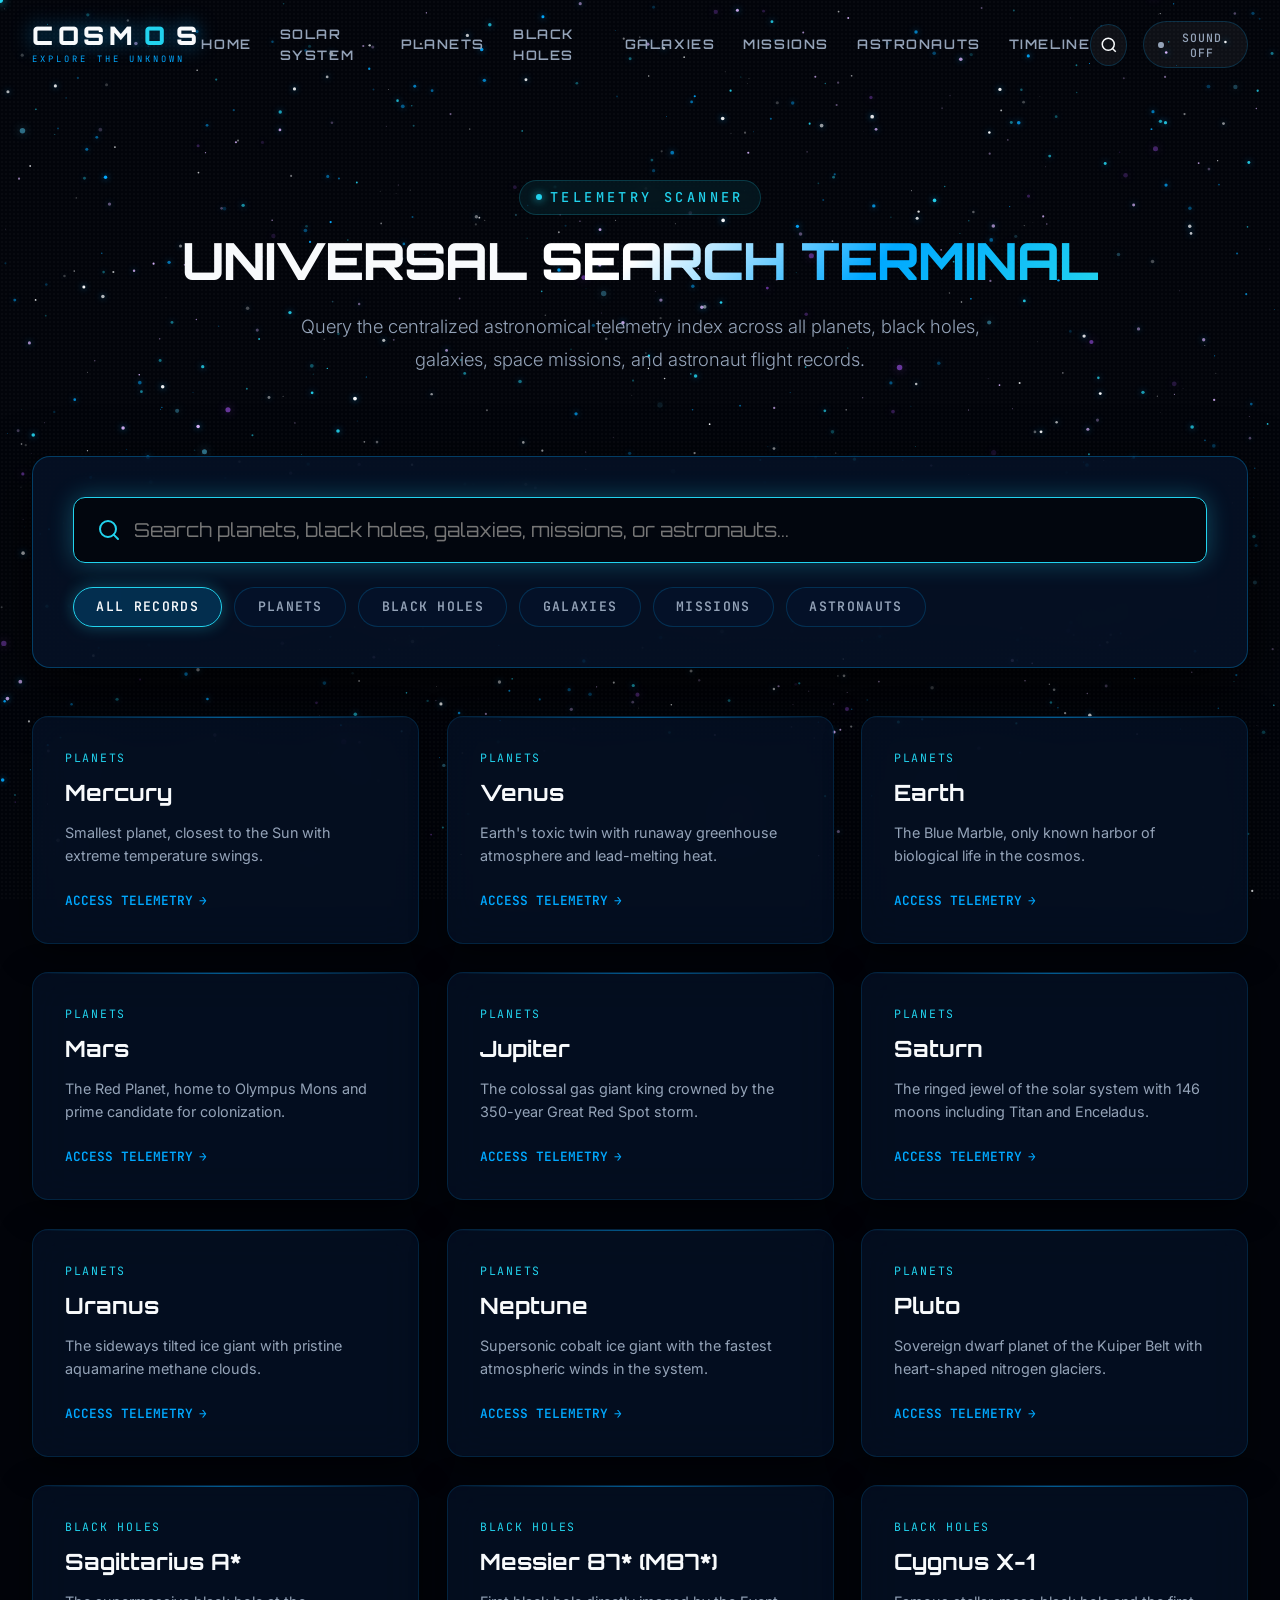
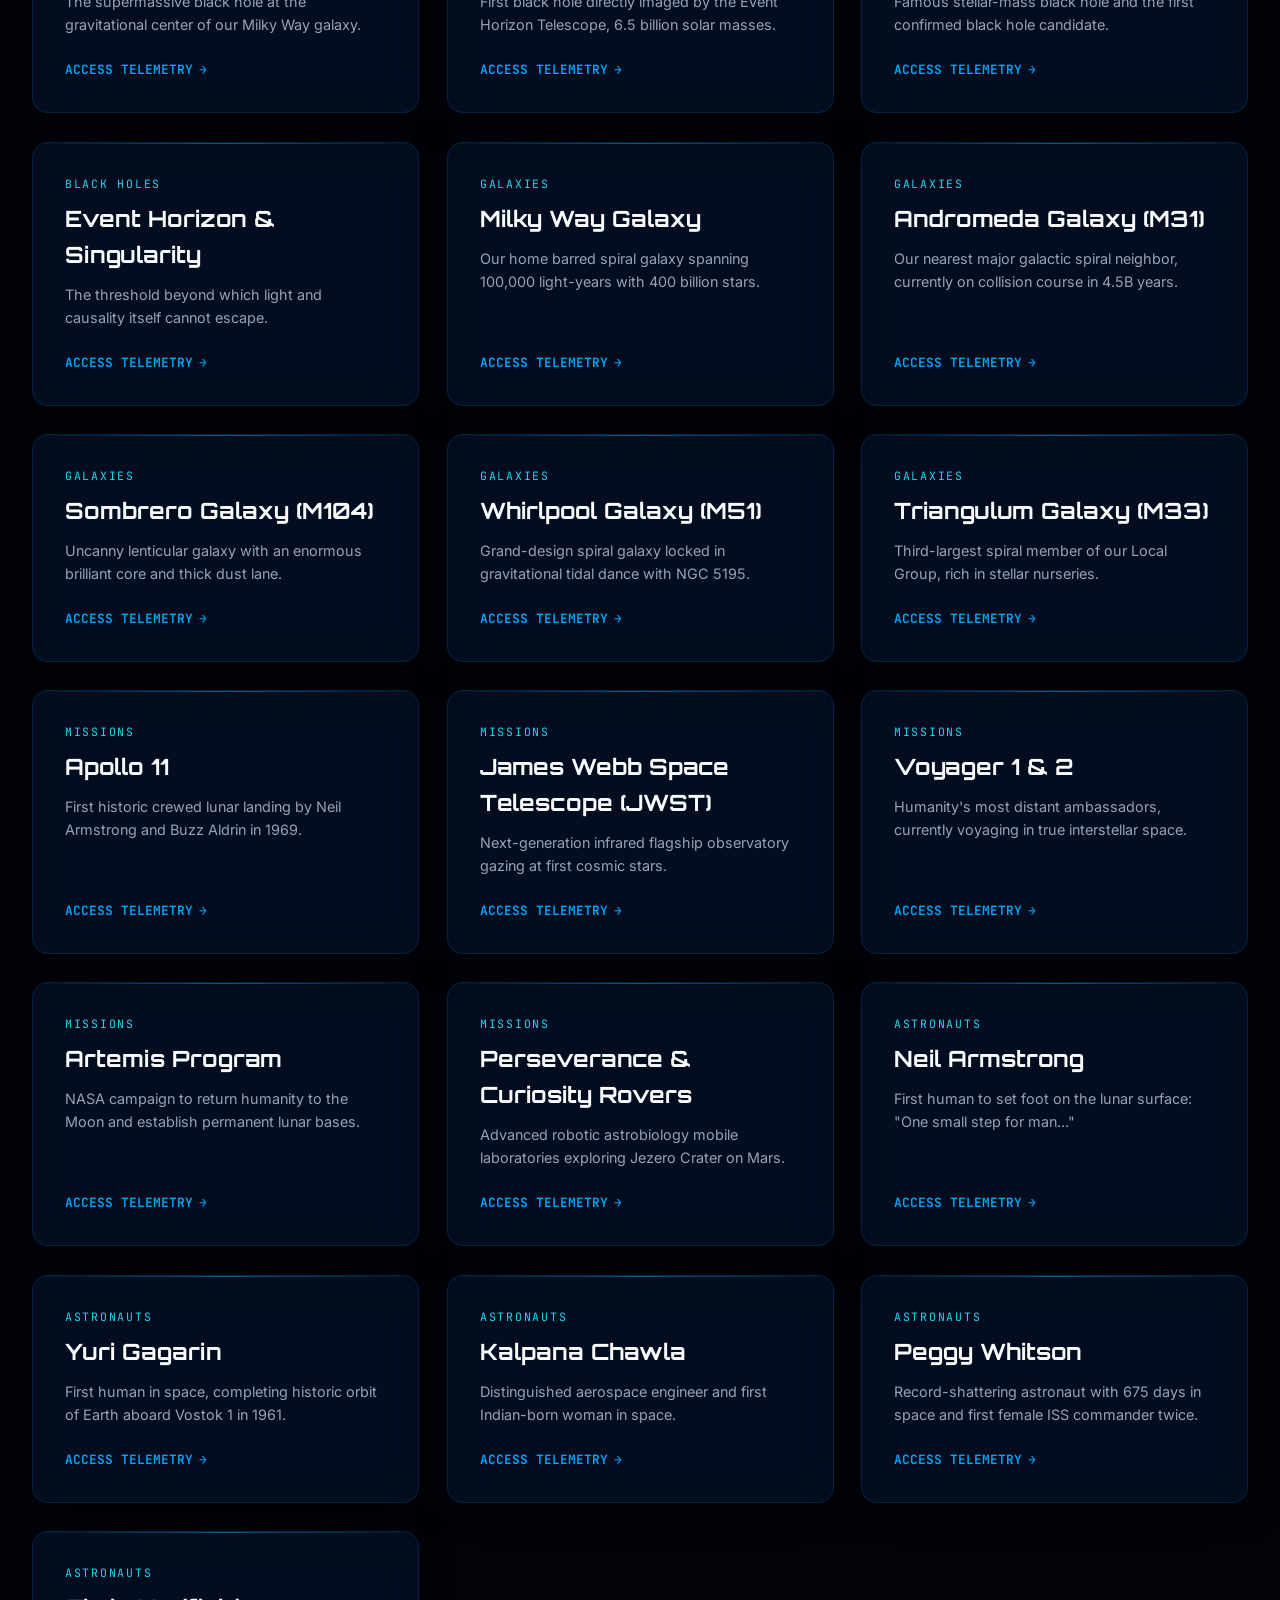
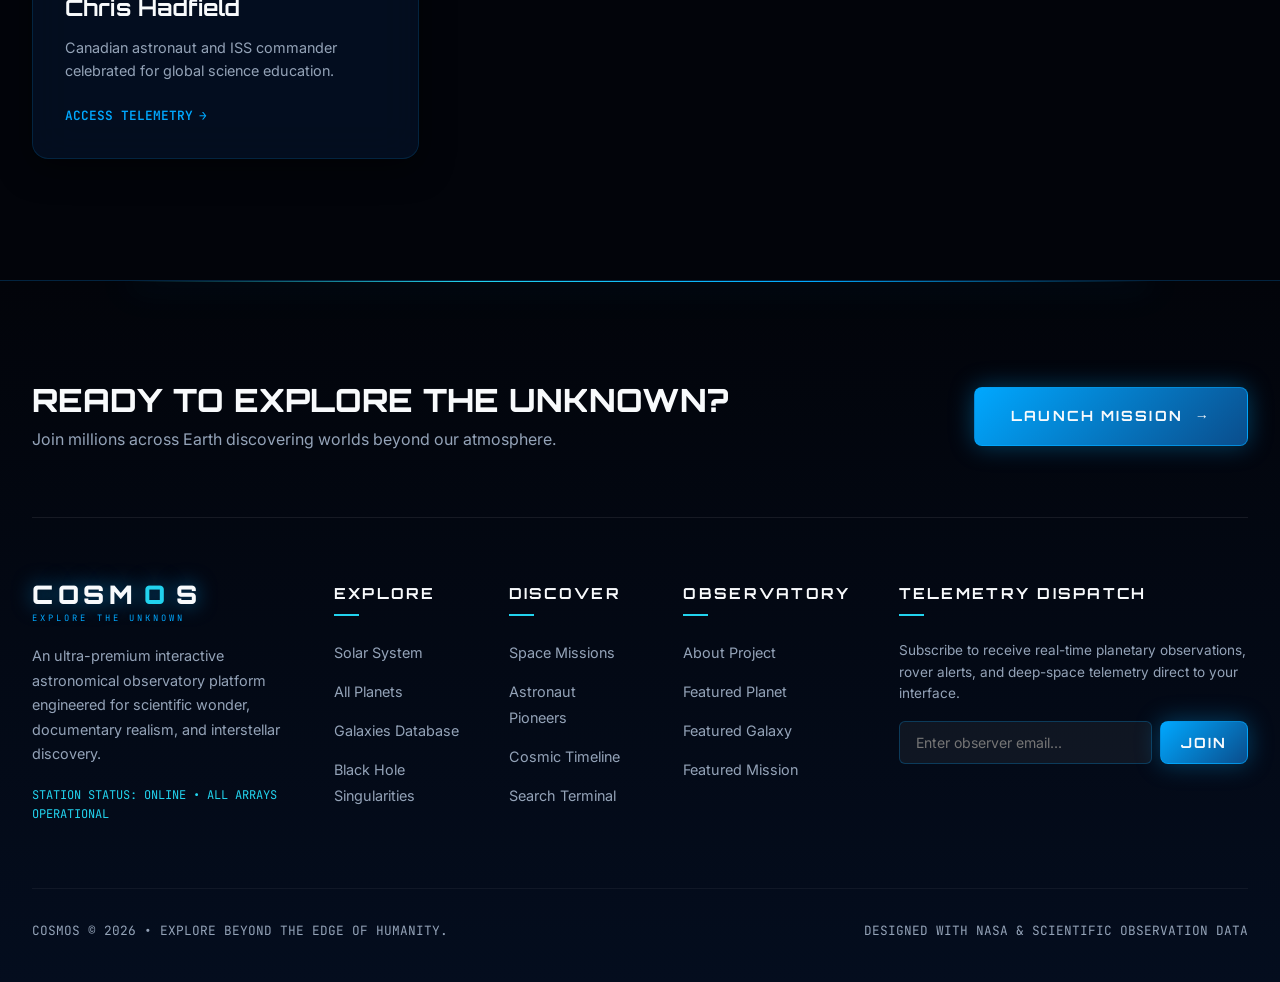
<file: search.html>
﻿<!DOCTYPE html>
<html lang="en">
<head>
  <meta charset="UTF-8">
  <meta name="viewport" content="width=device-width, initial-scale=1.0">
  <meta name="description" content="Futuristic search terminal across all COSMOS astronomical databases â€” Planets, Galaxies, Black Holes, Space Missions, and Astronauts.">
  <title>Search Terminal â€” COSMOS</title>
  <link rel="stylesheet" href="css/style.css">
  <link rel="stylesheet" href="css/animations.css">
  <link rel="stylesheet" href="css/responsive.css">
</head>
<body>

  <canvas id="star-canvas"></canvas>
  <canvas id="particle-canvas"></canvas>
  <div class="cosmic-noise-overlay"></div>
  <div class="shooting-star-container"></div>
  <div class="custom-cursor-dot"></div>
  <div class="custom-cursor-ring"></div>

  <!-- Header -->
  <header class="site-header" role="banner">
    <div class="cosmic-container header-inner">
      <a href="index.html" class="brand-logo" aria-label="COSMOS Homepage">
        <span class="logo-main">COSM<span class="accent-orbit">O</span>S</span>
        <span class="logo-sub">Explore the Unknown</span>
      </a>

      <nav class="main-nav" role="navigation">
        <ul class="nav-list">
          <li class="nav-item"><a href="index.html" class="nav-link">Home</a></li>
          <li class="nav-item"><a href="solar-system.html" class="nav-link">Solar System</a></li>
          <li class="nav-item"><a href="planets.html" class="nav-link">Planets</a></li>
          <li class="nav-item"><a href="black-holes.html" class="nav-link">Black Holes</a></li>
          <li class="nav-item"><a href="galaxies.html" class="nav-link">Galaxies</a></li>
          <li class="nav-item"><a href="space-missions.html" class="nav-link">Missions</a></li>
          <li class="nav-item"><a href="astronauts.html" class="nav-link">Astronauts</a></li>
          <li class="nav-item"><a href="space-timeline.html" class="nav-link">Timeline</a></li>
        </ul>
      </nav>

      <div class="header-actions">
        <a href="search.html" class="icon-btn" aria-label="Search"><svg width="18" height="18" viewBox="0 0 24 24" fill="none" stroke="currentColor" stroke-width="2"><circle cx="11" cy="11" r="8"></circle><line x1="21" y1="21" x2="16.65" y2="16.65"></line></svg></a>
        <button class="sound-toggle" aria-label="Toggle Sound"><span class="sound-dot"></span><span class="sound-text">SOUND OFF</span></button>
        <button class="mobile-menu-btn" aria-label="Menu"><span></span><span></span><span></span></button>
      </div>
    </div>
  </header>

  <!-- Mobile Menu -->
  <div class="mobile-menu-overlay" role="dialog">
    <ul class="mobile-nav-list">
      <li class="mobile-nav-item"><a href="index.html" class="mobile-nav-link">Home</a></li>
      <li class="mobile-nav-item"><a href="solar-system.html" class="mobile-nav-link">Solar System</a></li>
      <li class="mobile-nav-item"><a href="planets.html" class="mobile-nav-link">Planets</a></li>
      <li class="mobile-nav-item"><a href="black-holes.html" class="mobile-nav-link">Black Holes</a></li>
      <li class="mobile-nav-item"><a href="galaxies.html" class="mobile-nav-link">Galaxies</a></li>
      <li class="mobile-nav-item"><a href="space-missions.html" class="mobile-nav-link">Missions</a></li>
      <li class="mobile-nav-item"><a href="astronauts.html" class="mobile-nav-link">Astronauts</a></li>
      <li class="mobile-nav-item"><a href="space-timeline.html" class="mobile-nav-link">Timeline</a></li>
      <li class="mobile-nav-item"><a href="search.html" class="mobile-nav-link active">Search Terminal</a></li>
      <li class="mobile-nav-item"><a href="about.html" class="mobile-nav-link">About</a></li>
    </ul>
  </div>

  <main id="main-content">
    <section class="page-hero">
      <div class="cosmic-container">
        <span class="section-tag reveal-up">TELEMETRY SCANNER</span>
        <h1 class="section-title reveal-up delay-1">UNIVERSAL <span class="gradient-text">SEARCH TERMINAL</span></h1>
        <p class="section-subtitle reveal-up delay-2">
          Query the centralized astronomical telemetry index across all planets, black holes, galaxies, space missions, and astronaut flight records.
        </p>
      </div>
    </section>

    <!-- Interactive Terminal Search Container -->
    <section class="section-spacing" style="padding-top: 0;">
      <div class="cosmic-container">
        <div class="search-terminal-box reveal-up">
          <div class="search-input-wrap">
            <svg viewBox="0 0 24 24" fill="none" stroke="currentColor" stroke-width="2" stroke-linecap="round" stroke-linejoin="round">
              <circle cx="11" cy="11" r="8"></circle>
              <line x1="21" y1="21" x2="16.65" y2="16.65"></line>
            </svg>
            <input 
              type="text" 
              id="search-query-input" 
              class="search-input-field" 
              placeholder="Search planets, black holes, galaxies, missions, or astronauts..." 
              autocomplete="off"
              autofocus
            >
          </div>

          <!-- Category Chips -->
          <div style="display: flex; gap: 0.75rem; margin-top: 1.5rem; flex-wrap: wrap;">
            <button class="filter-btn search-filter-chip active" data-search-filter="All">ALL RECORDS</button>
            <button class="filter-btn search-filter-chip" data-search-filter="Planets">PLANETS</button>
            <button class="filter-btn search-filter-chip" data-search-filter="Black Holes">BLACK HOLES</button>
            <button class="filter-btn search-filter-chip" data-search-filter="Galaxies">GALAXIES</button>
            <button class="filter-btn search-filter-chip" data-search-filter="Missions">MISSIONS</button>
            <button class="filter-btn search-filter-chip" data-search-filter="Astronauts">ASTRONAUTS</button>
          </div>
        </div>

        <!-- Live Results Grid -->
        <div style="display: grid; grid-template-columns: repeat(3, 1fr); gap: 1.75rem;" id="search-results-grid">
          <!-- Injected dynamically via js/main.js -->
        </div>
      </div>
    </section>
  </main>

    <!-- ==========================================================================
       ENORMOUS CINEMATIC FOOTER
       ========================================================================== -->
  <footer class="site-footer" role="contentinfo">
    <div class="footer-horizon-glow"></div>
    <div class="cosmic-container">
      <div class="footer-top">
        <div class="footer-callout">
          <h3>READY TO EXPLORE THE UNKNOWN?</h3>
          <p>Join millions across Earth discovering worlds beyond our atmosphere.</p>
        </div>
        <a href="solar-system.html" class="cosmic-btn cosmic-btn-primary">
          LAUNCH MISSION <span class="arrow">→</span>
        </a>
      </div>

      <div class="footer-grid">
        <!-- Col 1: Brand -->
        <div>
          <a href="index.html" class="brand-logo" style="margin-bottom: 1rem;">
            <span class="logo-main">COSM<span class="accent-orbit">O</span>S</span>
            <span class="logo-sub">Explore the Unknown</span>
          </a>
          <p class="footer-about-text">
            An ultra-premium interactive astronomical observatory platform engineered for scientific wonder, documentary realism, and interstellar discovery.
          </p>
          <div style="font-family: var(--font-mono); font-size: 0.75rem; color: var(--cosmic-cyan);">
            STATION STATUS: ONLINE • ALL ARRAYS OPERATIONAL
          </div>
        </div>

        <!-- Col 2: Explore -->
        <div>
          <h4 class="footer-col-title">EXPLORE</h4>
          <ul class="footer-links">
            <li><a href="solar-system.html">Solar System</a></li>
            <li><a href="planets.html">All Planets</a></li>
            <li><a href="galaxies.html">Galaxies Database</a></li>
            <li><a href="black-holes.html">Black Hole Singularities</a></li>
          </ul>
        </div>

        <!-- Col 3: Discover -->
        <div>
          <h4 class="footer-col-title">DISCOVER</h4>
          <ul class="footer-links">
            <li><a href="space-missions.html">Space Missions</a></li>
            <li><a href="astronauts.html">Astronaut Pioneers</a></li>
            <li><a href="space-timeline.html">Cosmic Timeline</a></li>
            <li><a href="search.html">Search Terminal</a></li>
          </ul>
        </div>

        <!-- Col 4: Project -->
        <div>
          <h4 class="footer-col-title">OBSERVATORY</h4>
          <ul class="footer-links">
            <li><a href="about.html">About Project</a></li>
            <li><a href="planet-details.html?planet=jupiter">Featured Planet</a></li>
            <li><a href="galaxy-details.html?galaxy=andromeda">Featured Galaxy</a></li>
            <li><a href="mission-details.html?mission=jwst">Featured Mission</a></li>
          </ul>
        </div>

        <!-- Col 5: Telemetry Dispatch -->
        <div>
          <h4 class="footer-col-title">TELEMETRY DISPATCH</h4>
          <p style="font-size: 0.85rem; color: var(--soft-space-gray); line-height: 1.6;">
            Subscribe to receive real-time planetary observations, rover alerts, and deep-space telemetry direct to your interface.
          </p>
          <form class="footer-newsletter-form" onsubmit="event.preventDefault(); alert('Telemetry channel confirmed. You are registered on the COSMOS frequency.');">
            <input type="email" placeholder="Enter observer email..." class="footer-input" required>
            <button type="submit" class="cosmic-btn cosmic-btn-primary" style="padding: 0.75rem 1.25rem;">JOIN</button>
          </form>
        </div>
      </div>

      <div class="footer-bottom">
        <div>COSMOS © 2026 • EXPLORE BEYOND THE EDGE OF HUMANITY.</div>
        <div>DESIGNED WITH NASA & SCIENTIFIC OBSERVATION DATA</div>
      </div>
    </div>
  </footer>

  <script src="js/stars.js"></script>
  <script src="js/particles.js"></script>
  <script src="js/parallax.js"></script>
  <script src="js/planets.js"></script>
  <script src="js/main.js"></script>
</body>
</html>
</file>
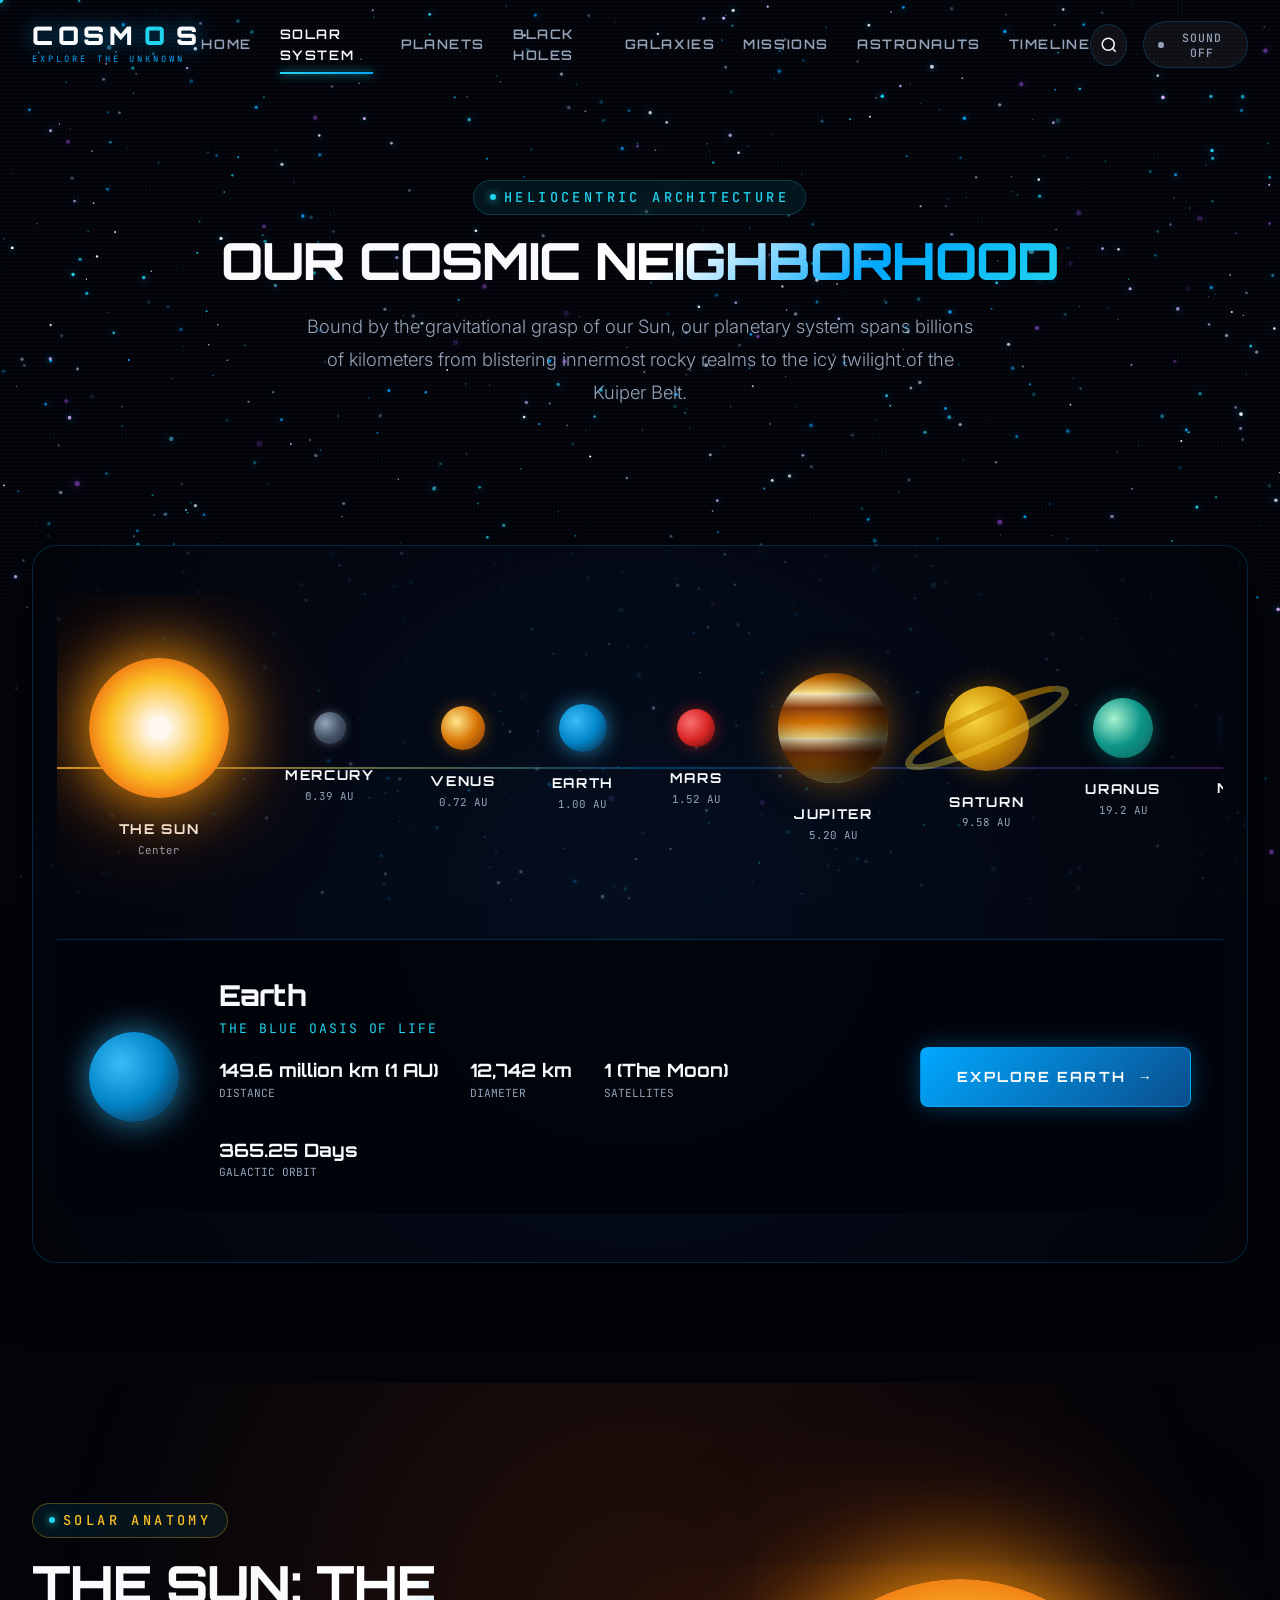
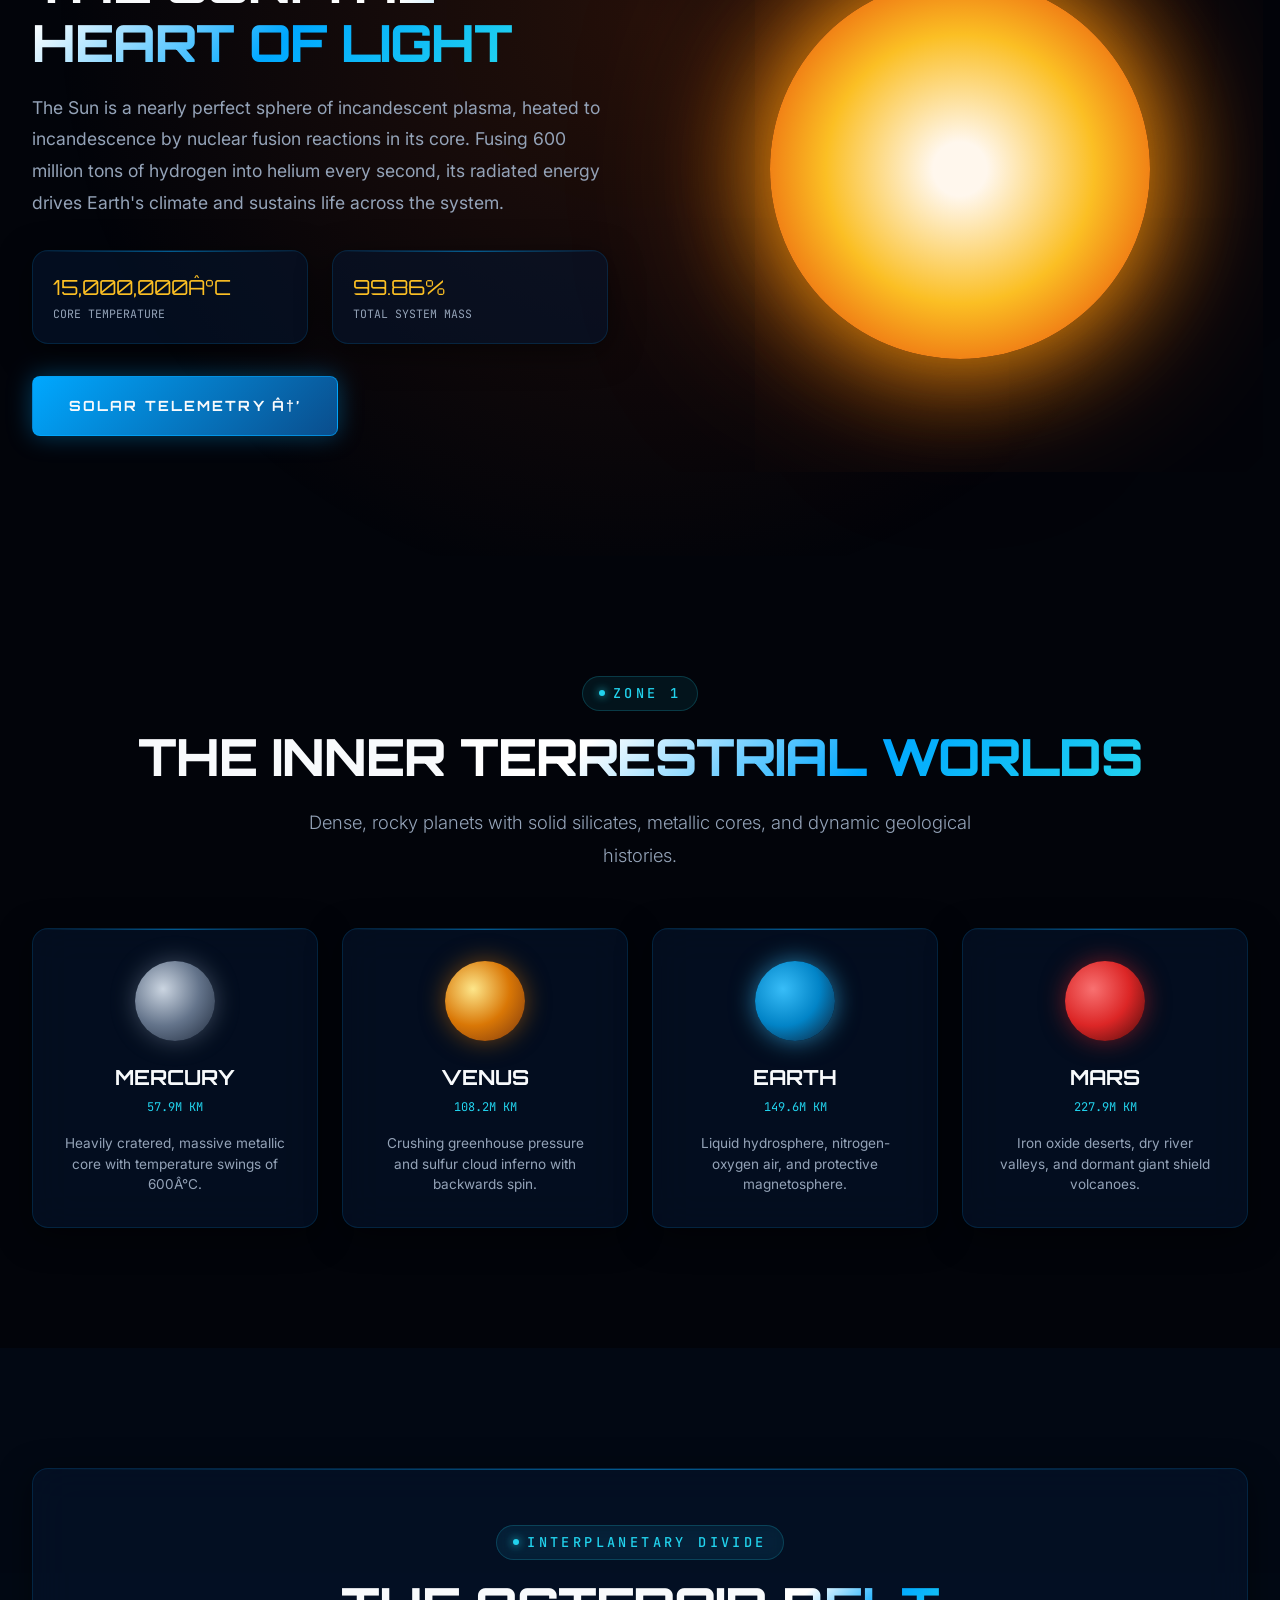
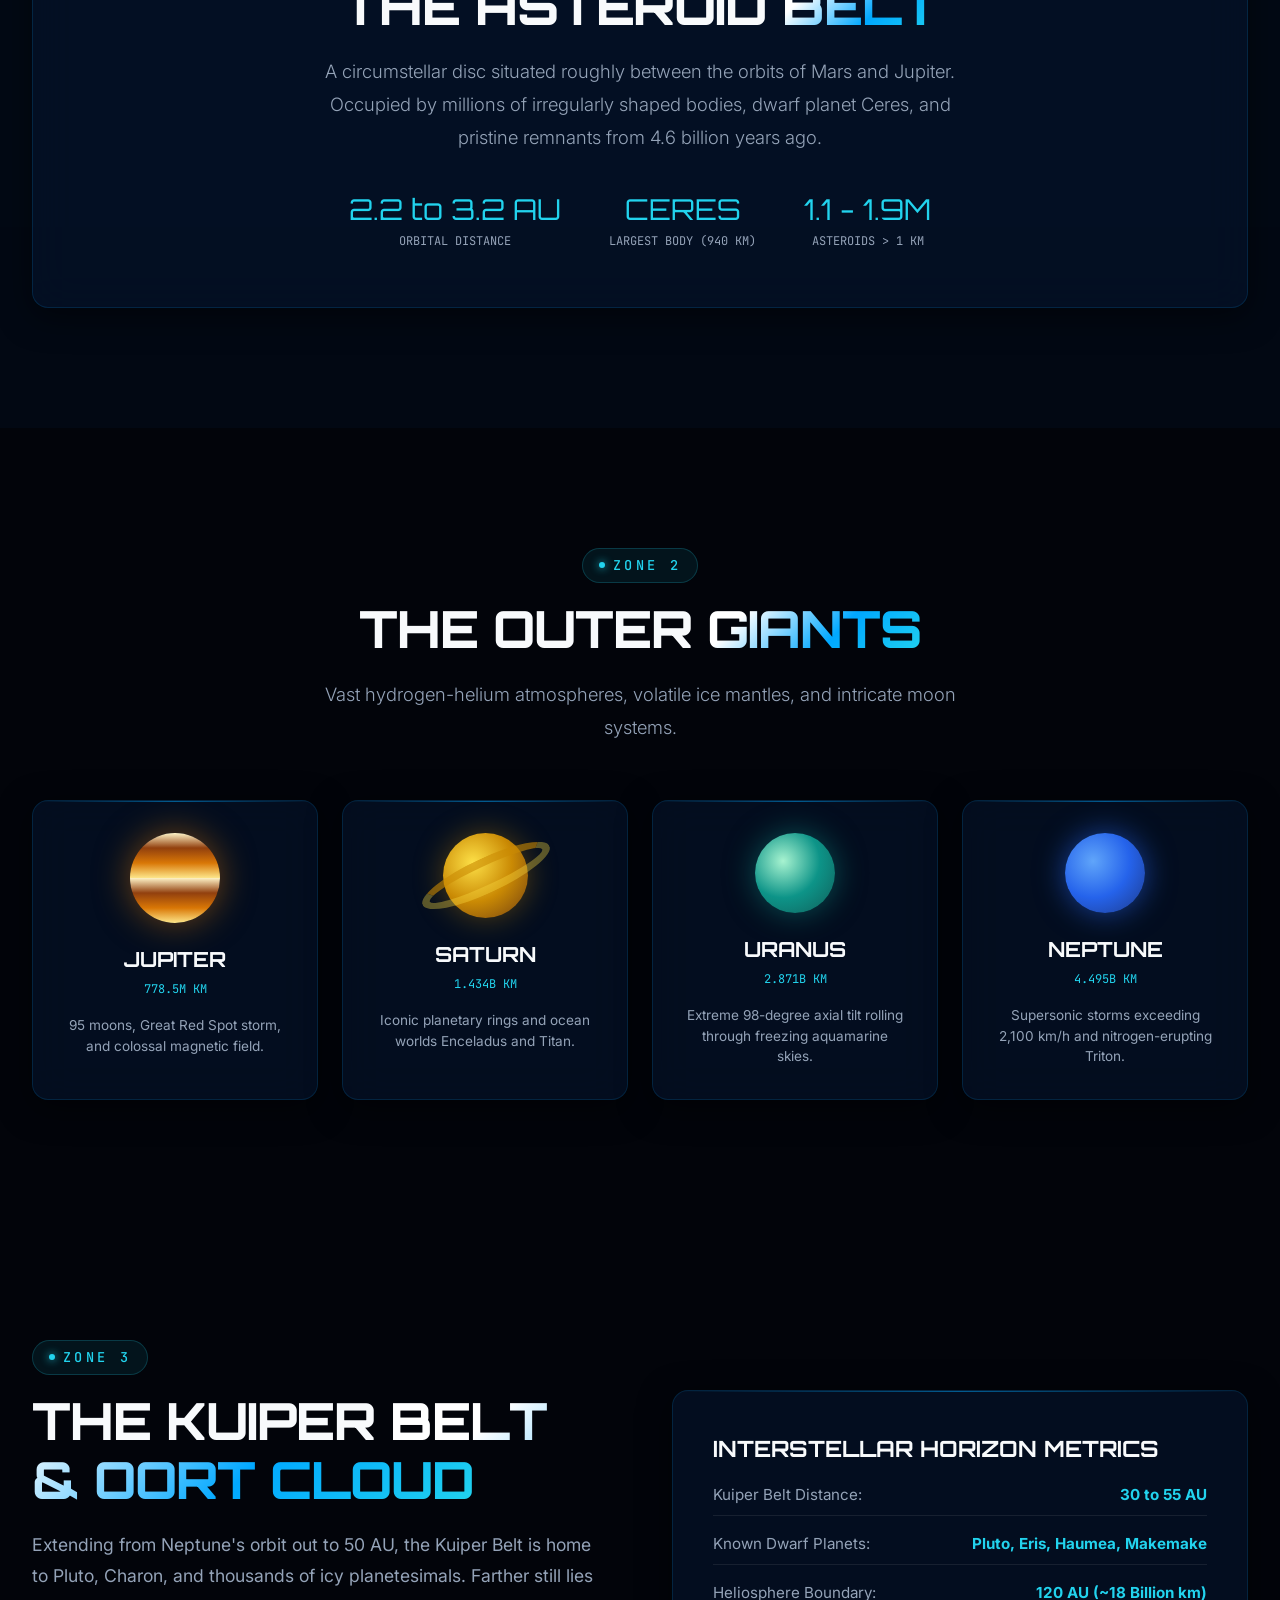
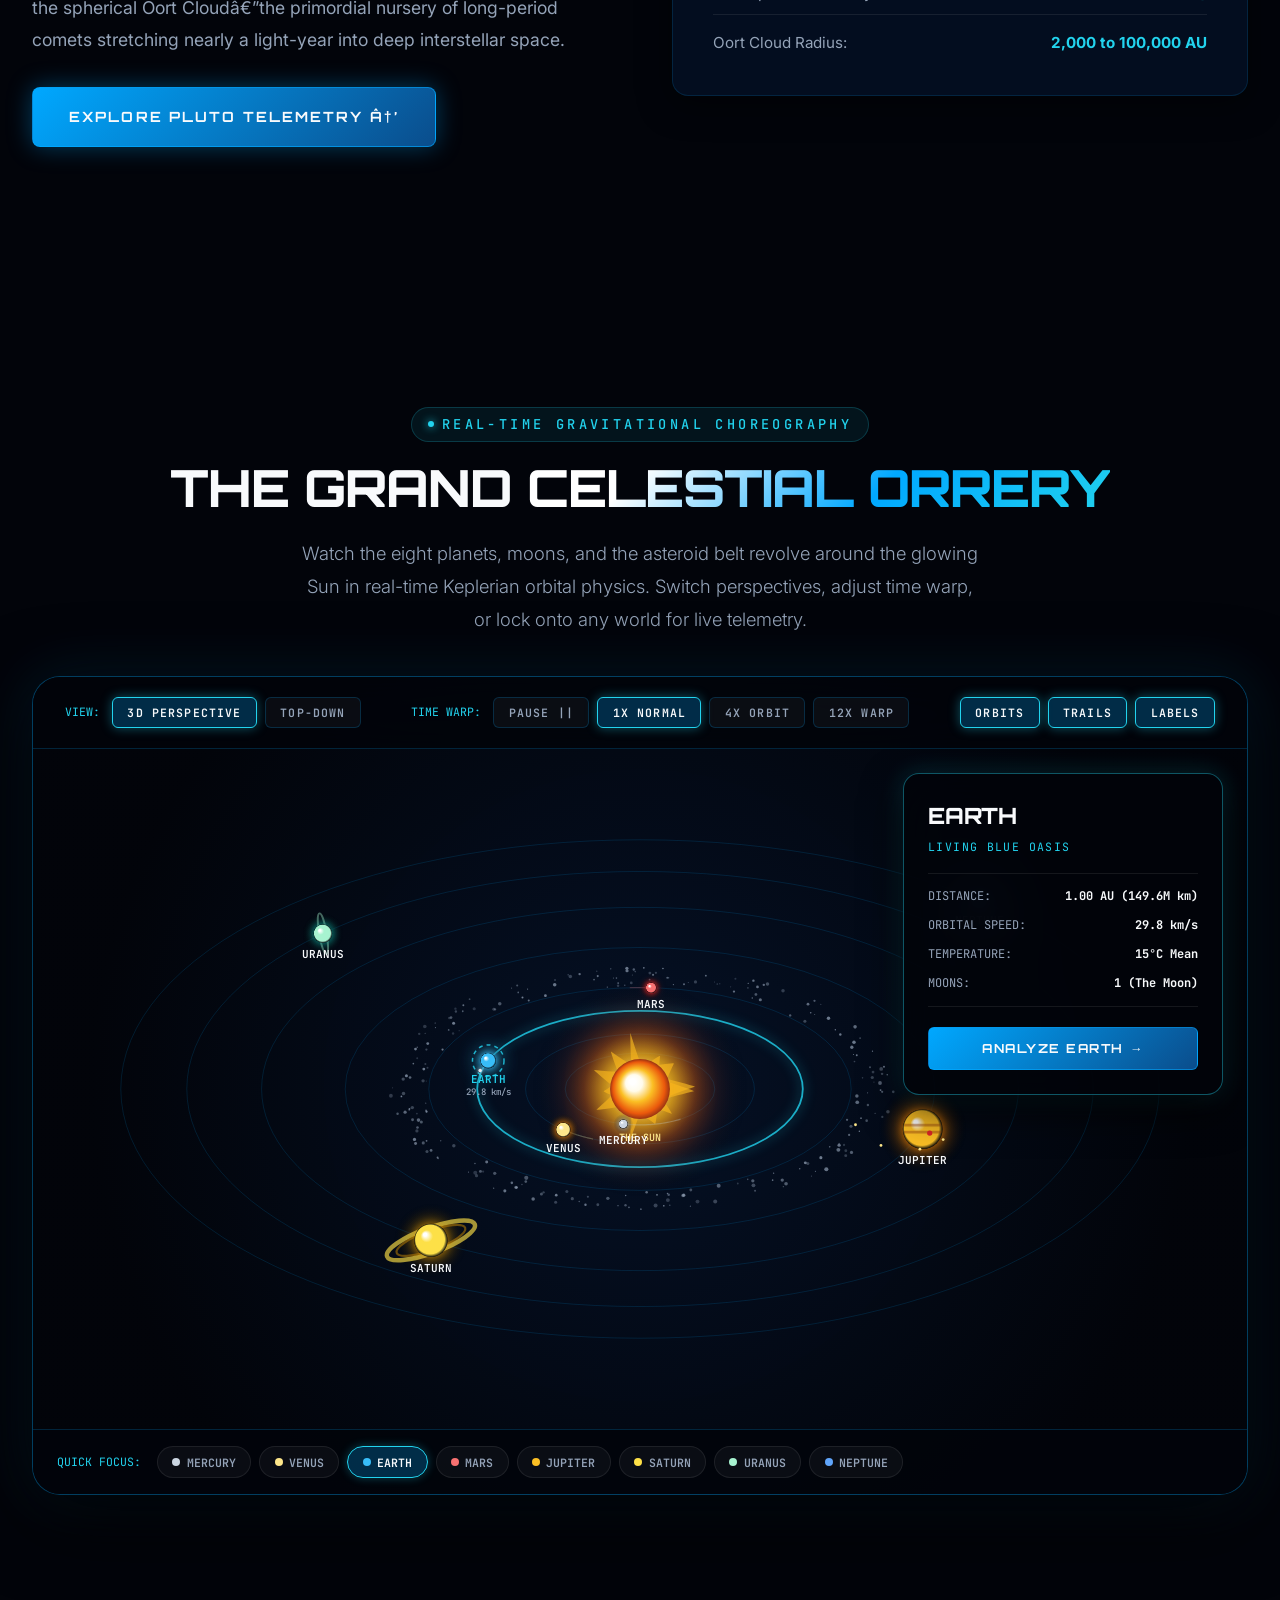
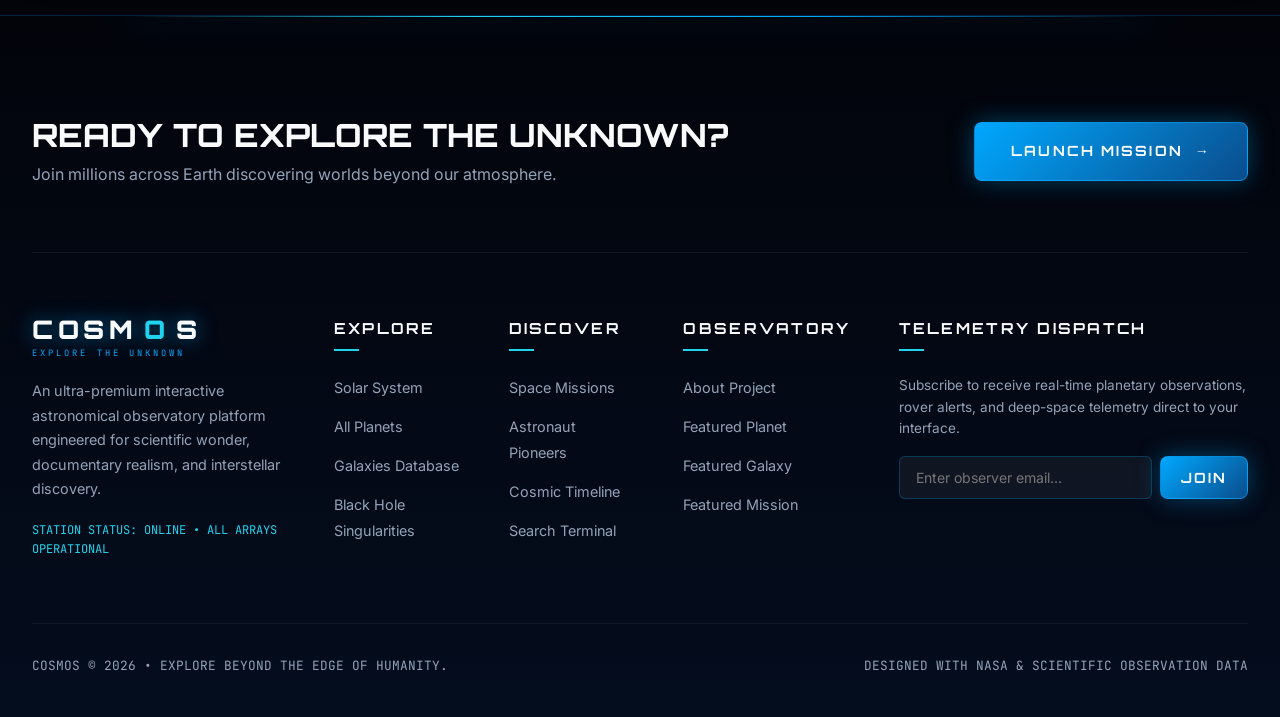
<file: solar-system.html>
<!DOCTYPE html>
<html lang="en">
<head>
  <meta charset="UTF-8">
  <meta name="viewport" content="width=device-width, initial-scale=1.0">
  <meta name="description" content="Explore our solar system â€” The Sun, inner terrestrial worlds, the asteroid belt, outer gas giants, and the enigmatic Kuiper Belt.">
  <title>Solar System â€” COSMOS Space Exploration</title>
  <link rel="stylesheet" href="css/style.css">
  <link rel="stylesheet" href="css/animations.css">
  <link rel="stylesheet" href="css/responsive.css">
</head>
<body>

  <canvas id="star-canvas"></canvas>
  <canvas id="particle-canvas"></canvas>
  <div class="cosmic-noise-overlay"></div>
  <div class="shooting-star-container"></div>
  <div class="custom-cursor-dot"></div>
  <div class="custom-cursor-ring"></div>

  <!-- Site Header -->
  <header class="site-header" role="banner">
    <div class="cosmic-container header-inner">
      <a href="index.html" class="brand-logo" aria-label="COSMOS Homepage">
        <span class="logo-main">COSM<span class="accent-orbit">O</span>S</span>
        <span class="logo-sub">Explore the Unknown</span>
      </a>

      <nav class="main-nav" role="navigation">
        <ul class="nav-list">
          <li class="nav-item"><a href="index.html" class="nav-link">Home</a></li>
          <li class="nav-item"><a href="solar-system.html" class="nav-link active">Solar System</a></li>
          <li class="nav-item">
            <a href="planets.html" class="nav-link">Planets</a>
          </li>
          <li class="nav-item"><a href="black-holes.html" class="nav-link">Black Holes</a></li>
          <li class="nav-item"><a href="galaxies.html" class="nav-link">Galaxies</a></li>
          <li class="nav-item"><a href="space-missions.html" class="nav-link">Missions</a></li>
          <li class="nav-item"><a href="astronauts.html" class="nav-link">Astronauts</a></li>
          <li class="nav-item"><a href="space-timeline.html" class="nav-link">Timeline</a></li>
        </ul>
      </nav>

      <div class="header-actions">
        <a href="search.html" class="icon-btn" aria-label="Search">
          <svg width="18" height="18" viewBox="0 0 24 24" fill="none" stroke="currentColor" stroke-width="2"><circle cx="11" cy="11" r="8"></circle><line x1="21" y1="21" x2="16.65" y2="16.65"></line></svg>
        </a>
        <button class="sound-toggle" aria-label="Toggle Sound"><span class="sound-dot"></span><span class="sound-text">SOUND OFF</span></button>
        <button class="mobile-menu-btn" aria-label="Menu"><span></span><span></span><span></span></button>
      </div>
    </div>
  </header>

  <!-- Mobile Menu -->
  <div class="mobile-menu-overlay" role="dialog">
    <ul class="mobile-nav-list">
      <li class="mobile-nav-item"><a href="index.html" class="mobile-nav-link">Home</a></li>
      <li class="mobile-nav-item"><a href="solar-system.html" class="mobile-nav-link active">Solar System</a></li>
      <li class="mobile-nav-item"><a href="planets.html" class="mobile-nav-link">Planets</a></li>
      <li class="mobile-nav-item"><a href="black-holes.html" class="mobile-nav-link">Black Holes</a></li>
      <li class="mobile-nav-item"><a href="galaxies.html" class="mobile-nav-link">Galaxies</a></li>
      <li class="mobile-nav-item"><a href="space-missions.html" class="mobile-nav-link">Missions</a></li>
      <li class="mobile-nav-item"><a href="astronauts.html" class="mobile-nav-link">Astronauts</a></li>
      <li class="mobile-nav-item"><a href="space-timeline.html" class="mobile-nav-link">Timeline</a></li>
      <li class="mobile-nav-item"><a href="search.html" class="mobile-nav-link">Search Terminal</a></li>
      <li class="mobile-nav-item"><a href="about.html" class="mobile-nav-link">About</a></li>
    </ul>
  </div>

  <main id="main-content">
    <!-- Page Hero -->
    <section class="page-hero">
      <div class="cosmic-container">
        <span class="section-tag reveal-up">HELIOCENTRIC ARCHITECTURE</span>
        <h1 class="section-title reveal-up delay-1">OUR COSMIC <span class="gradient-text">NEIGHBORHOOD</span></h1>
        <p class="section-subtitle reveal-up delay-2">
          Bound by the gravitational grasp of our Sun, our planetary system spans billions of kilometers from blistering innermost rocky realms to the icy twilight of the Kuiper Belt.
        </p>
      </div>
    </section>

    <!-- Interactive Horizontal Track Simulator -->
    <section class="section-spacing" style="padding-top: 0;">
      <div class="cosmic-container">
        <div class="solar-system-wrapper reveal-up">
          <div class="solar-system-track" id="solar-system-track">
            <div class="celestial-item" data-planet="sun" role="button" tabindex="0">
              <div class="celestial-body sun"></div>
              <span class="celestial-name">The Sun</span>
              <span class="celestial-type">Center</span>
            </div>
            <div class="celestial-item" data-planet="mercury" role="button" tabindex="0">
              <div class="celestial-body mercury"></div>
              <span class="celestial-name">Mercury</span>
              <span class="celestial-type">0.39 AU</span>
            </div>
            <div class="celestial-item" data-planet="venus" role="button" tabindex="0">
              <div class="celestial-body venus"></div>
              <span class="celestial-name">Venus</span>
              <span class="celestial-type">0.72 AU</span>
            </div>
            <div class="celestial-item active" data-planet="earth" role="button" tabindex="0">
              <div class="celestial-body earth"></div>
              <span class="celestial-name">Earth</span>
              <span class="celestial-type">1.00 AU</span>
            </div>
            <div class="celestial-item" data-planet="mars" role="button" tabindex="0">
              <div class="celestial-body mars"></div>
              <span class="celestial-name">Mars</span>
              <span class="celestial-type">1.52 AU</span>
            </div>
            <div class="celestial-item" data-planet="jupiter" role="button" tabindex="0">
              <div class="celestial-body jupiter"></div>
              <span class="celestial-name">Jupiter</span>
              <span class="celestial-type">5.20 AU</span>
            </div>
            <div class="celestial-item" data-planet="saturn" role="button" tabindex="0">
              <div class="celestial-body saturn"><div class="saturn-ring"></div></div>
              <span class="celestial-name">Saturn</span>
              <span class="celestial-type">9.58 AU</span>
            </div>
            <div class="celestial-item" data-planet="uranus" role="button" tabindex="0">
              <div class="celestial-body uranus"></div>
              <span class="celestial-name">Uranus</span>
              <span class="celestial-type">19.2 AU</span>
            </div>
            <div class="celestial-item" data-planet="neptune" role="button" tabindex="0">
              <div class="celestial-body neptune"></div>
              <span class="celestial-name">Neptune</span>
              <span class="celestial-type">30.1 AU</span>
            </div>
            <div class="celestial-item" data-planet="pluto" role="button" tabindex="0">
              <div class="celestial-body" style="width: 28px; height: 28px; background: radial-gradient(circle at 35% 35%, #E2E8F0, #64748B, #334155); box-shadow: 0 0 10px rgba(226, 232, 240, 0.4);"></div>
              <span class="celestial-name">Pluto</span>
              <span class="celestial-type">39.5 AU</span>
            </div>
          </div>

          <!-- Telemetry Drawer -->
          <div class="planet-telemetry-drawer" id="planet-telemetry-drawer">
            <div class="drawer-preview-orb"></div>
            <div class="drawer-info">
              <h3 class="drawer-title">THE SUN</h3>
              <div class="drawer-subtitle">YELLOW DWARF STAR (G2V)</div>
              <div class="drawer-metrics">
                <div class="drawer-metric-item"><span class="drawer-metric-val drawer-dist">0 km</span><span class="drawer-metric-lbl">Distance</span></div>
                <div class="drawer-metric-item"><span class="drawer-metric-val drawer-diam">1,392,700 km</span><span class="drawer-metric-lbl">Diameter</span></div>
                <div class="drawer-metric-item"><span class="drawer-metric-val drawer-moons">8 Planets</span><span class="drawer-metric-lbl">Satellites</span></div>
                <div class="drawer-metric-item"><span class="drawer-metric-val drawer-period">230M Years</span><span class="drawer-metric-lbl">Galactic Orbit</span></div>
              </div>
            </div>
            <div>
              <a href="planet-details.html?planet=sun" class="cosmic-btn cosmic-btn-primary drawer-explore-btn">
                EXPLORE SUN <span class="arrow">â†’</span>
              </a>
            </div>
          </div>
        </div>
      </div>
    </section>

    <!-- SECTION: THE SUN -->
    <section class="section-spacing" style="background: radial-gradient(circle at 50% 30%, rgba(234, 88, 12, 0.15), transparent 70%);">
      <div class="cosmic-container">
        <div style="display: grid; grid-template-columns: 1fr 1fr; gap: 4rem; align-items: center;">
          <div class="reveal-left">
            <span class="section-tag" style="color: var(--accent-gold); border-color: rgba(251, 191, 36, 0.3);">SOLAR ANATOMY</span>
            <h2 class="section-title">THE SUN: <span class="gradient-text">THE HEART OF LIGHT</span></h2>
            <p style="font-size: 1.1rem; color: var(--soft-space-gray); line-height: 1.8; margin-bottom: 2rem;">
              The Sun is a nearly perfect sphere of incandescent plasma, heated to incandescence by nuclear fusion reactions in its core. Fusing 600 million tons of hydrogen into helium every second, its radiated energy drives Earth's climate and sustains life across the system.
            </p>
            <div style="display: grid; grid-template-columns: 1fr 1fr; gap: 1.5rem; margin-bottom: 2rem;">
              <div class="glass-card" style="padding: 1.25rem;">
                <div style="font-family: var(--font-heading); font-size: 1.3rem; color: var(--accent-gold);">15,000,000Â°C</div>
                <div style="font-family: var(--font-mono); font-size: 0.72rem; color: var(--soft-space-gray);">CORE TEMPERATURE</div>
              </div>
              <div class="glass-card" style="padding: 1.25rem;">
                <div style="font-family: var(--font-heading); font-size: 1.3rem; color: var(--accent-gold);">99.86%</div>
                <div style="font-family: var(--font-mono); font-size: 0.72rem; color: var(--soft-space-gray);">TOTAL SYSTEM MASS</div>
              </div>
            </div>
            <a href="planet-details.html?planet=sun" class="cosmic-btn cosmic-btn-primary">SOLAR TELEMETRY â†’</a>
          </div>

          <div class="reveal-right" style="display: flex; justify-content: center;">
            <div style="width: 380px; height: 380px; border-radius: 50%; background: radial-gradient(circle, #FFF7ED 10%, #FBBF24 50%, #EA580C 85%, #9A3412 100%); box-shadow: 0 0 100px #F59E0B, 0 0 180px rgba(234, 88, 12, 0.7); animation: sunPulse 5s infinite alternate;"></div>
          </div>
        </div>
      </div>
    </section>

    <!-- SECTION: INNER TERRESTRIAL WORLDS -->
    <section class="section-spacing">
      <div class="cosmic-container">
        <div style="text-align: center; margin-bottom: 3.5rem;" class="reveal-up">
          <span class="section-tag">ZONE 1</span>
          <h2 class="section-title">THE INNER <span class="gradient-text">TERRESTRIAL WORLDS</span></h2>
          <p class="section-subtitle">Dense, rocky planets with solid silicates, metallic cores, and dynamic geological histories.</p>
        </div>

        <div style="display: grid; grid-template-columns: repeat(4, 1fr); gap: 1.5rem;">
          <!-- Mercury -->
          <a href="planet-details.html?planet=mercury" class="glass-card tilt-card reveal-up delay-1" style="display: flex; flex-direction: column; align-items: center; text-align: center;">
            <div style="width: 80px; height: 80px; border-radius: 50%; background: radial-gradient(circle at 35% 35%, #CBD5E1, #64748B, #1E293B); box-shadow: 0 0 25px rgba(148, 163, 184, 0.4); margin-bottom: 1.25rem;"></div>
            <h3 style="font-family: var(--font-heading); font-size: 1.3rem; color: var(--starlight-white); margin-bottom: 0.25rem;">MERCURY</h3>
            <span style="font-family: var(--font-mono); font-size: 0.75rem; color: var(--cosmic-cyan); margin-bottom: 1rem;">57.9M KM</span>
            <p style="font-size: 0.85rem; color: var(--soft-space-gray); line-height: 1.5;">Heavily cratered, massive metallic core with temperature swings of 600Â°C.</p>
          </a>

          <!-- Venus -->
          <a href="planet-details.html?planet=venus" class="glass-card tilt-card reveal-up delay-2" style="display: flex; flex-direction: column; align-items: center; text-align: center;">
            <div style="width: 80px; height: 80px; border-radius: 50%; background: radial-gradient(circle at 35% 35%, #FDE68A, #D97706, #78350F); box-shadow: 0 0 25px rgba(217, 119, 6, 0.5); margin-bottom: 1.25rem;"></div>
            <h3 style="font-family: var(--font-heading); font-size: 1.3rem; color: var(--starlight-white); margin-bottom: 0.25rem;">VENUS</h3>
            <span style="font-family: var(--font-mono); font-size: 0.75rem; color: var(--cosmic-cyan); margin-bottom: 1rem;">108.2M KM</span>
            <p style="font-size: 0.85rem; color: var(--soft-space-gray); line-height: 1.5;">Crushing greenhouse pressure and sulfur cloud inferno with backwards spin.</p>
          </a>

          <!-- Earth -->
          <a href="planet-details.html?planet=earth" class="glass-card tilt-card reveal-up delay-3" style="display: flex; flex-direction: column; align-items: center; text-align: center;">
            <div style="width: 80px; height: 80px; border-radius: 50%; background: radial-gradient(circle at 35% 35%, #38BDF8, #0284C7, #0F172A); box-shadow: 0 0 25px rgba(56, 189, 248, 0.6); margin-bottom: 1.25rem;"></div>
            <h3 style="font-family: var(--font-heading); font-size: 1.3rem; color: var(--starlight-white); margin-bottom: 0.25rem;">EARTH</h3>
            <span style="font-family: var(--font-mono); font-size: 0.75rem; color: var(--cosmic-cyan); margin-bottom: 1rem;">149.6M KM</span>
            <p style="font-size: 0.85rem; color: var(--soft-space-gray); line-height: 1.5;">Liquid hydrosphere, nitrogen-oxygen air, and protective magnetosphere.</p>
          </a>

          <!-- Mars -->
          <a href="planet-details.html?planet=mars" class="glass-card tilt-card reveal-up delay-4" style="display: flex; flex-direction: column; align-items: center; text-align: center;">
            <div style="width: 80px; height: 80px; border-radius: 50%; background: radial-gradient(circle at 35% 35%, #F87171, #DC2626, #450A0A); box-shadow: 0 0 25px rgba(220, 38, 38, 0.5); margin-bottom: 1.25rem;"></div>
            <h3 style="font-family: var(--font-heading); font-size: 1.3rem; color: var(--starlight-white); margin-bottom: 0.25rem;">MARS</h3>
            <span style="font-family: var(--font-mono); font-size: 0.75rem; color: var(--cosmic-cyan); margin-bottom: 1rem;">227.9M KM</span>
            <p style="font-size: 0.85rem; color: var(--soft-space-gray); line-height: 1.5;">Iron oxide deserts, dry river valleys, and dormant giant shield volcanoes.</p>
          </a>
        </div>
      </div>
    </section>

    <!-- SECTION: THE ASTEROID BELT -->
    <section class="section-spacing" style="background: rgba(6, 21, 45, 0.3);">
      <div class="cosmic-container">
        <div class="glass-card reveal-up" style="padding: 3.5rem; text-align: center;">
          <span class="section-tag">INTERPLANETARY DIVIDE</span>
          <h2 class="section-title">THE ASTEROID <span class="gradient-text">BELT</span></h2>
          <p class="section-subtitle" style="margin-bottom: 2rem;">
            A circumstellar disc situated roughly between the orbits of Mars and Jupiter. Occupied by millions of irregularly shaped bodies, dwarf planet Ceres, and pristine remnants from 4.6 billion years ago.
          </p>
          <div style="display: flex; justify-content: center; gap: 3rem; flex-wrap: wrap;">
            <div>
              <div style="font-family: var(--font-heading); font-size: 1.8rem; color: var(--cosmic-cyan);">2.2 to 3.2 AU</div>
              <div style="font-family: var(--font-mono); font-size: 0.75rem; color: var(--soft-space-gray);">ORBITAL DISTANCE</div>
            </div>
            <div>
              <div style="font-family: var(--font-heading); font-size: 1.8rem; color: var(--cosmic-cyan);">CERES</div>
              <div style="font-family: var(--font-mono); font-size: 0.75rem; color: var(--soft-space-gray);">LARGEST BODY (940 KM)</div>
            </div>
            <div>
              <div style="font-family: var(--font-heading); font-size: 1.8rem; color: var(--cosmic-cyan);">1.1 - 1.9M</div>
              <div style="font-family: var(--font-mono); font-size: 0.75rem; color: var(--soft-space-gray);">ASTEROIDS &gt; 1 KM</div>
            </div>
          </div>
        </div>
      </div>
    </section>

    <!-- SECTION: OUTER GAS & ICE GIANTS -->
    <section class="section-spacing">
      <div class="cosmic-container">
        <div style="text-align: center; margin-bottom: 3.5rem;" class="reveal-up">
          <span class="section-tag">ZONE 2</span>
          <h2 class="section-title">THE OUTER <span class="gradient-text">GIANTS</span></h2>
          <p class="section-subtitle">Vast hydrogen-helium atmospheres, volatile ice mantles, and intricate moon systems.</p>
        </div>

        <div style="display: grid; grid-template-columns: repeat(4, 1fr); gap: 1.5rem;">
          <!-- Jupiter -->
          <a href="planet-details.html?planet=jupiter" class="glass-card tilt-card reveal-up delay-1" style="display: flex; flex-direction: column; align-items: center; text-align: center;">
            <div style="width: 90px; height: 90px; border-radius: 50%; background: repeating-linear-gradient(0deg, #FDE68A, #D97706 15px, #92400E 30px, #FEF3C7 45px); box-shadow: 0 0 35px rgba(217, 119, 6, 0.5); margin-bottom: 1.25rem;"></div>
            <h3 style="font-family: var(--font-heading); font-size: 1.3rem; color: var(--starlight-white); margin-bottom: 0.25rem;">JUPITER</h3>
            <span style="font-family: var(--font-mono); font-size: 0.75rem; color: var(--cosmic-cyan); margin-bottom: 1rem;">778.5M KM</span>
            <p style="font-size: 0.85rem; color: var(--soft-space-gray); line-height: 1.5;">95 moons, Great Red Spot storm, and colossal magnetic field.</p>
          </a>

          <!-- Saturn -->
          <a href="planet-details.html?planet=saturn" class="glass-card tilt-card reveal-up delay-2" style="display: flex; flex-direction: column; align-items: center; text-align: center;">
            <div style="width: 85px; height: 85px; border-radius: 50%; background: radial-gradient(circle at 35% 35%, #FDE047, #CA8A04, #713F12); box-shadow: 0 0 30px rgba(202, 138, 4, 0.4); margin-bottom: 1.25rem; position: relative;">
              <div class="saturn-ring" style="width: 140px; height: 35px; top: 25px; left: -27px;"></div>
            </div>
            <h3 style="font-family: var(--font-heading); font-size: 1.3rem; color: var(--starlight-white); margin-bottom: 0.25rem;">SATURN</h3>
            <span style="font-family: var(--font-mono); font-size: 0.75rem; color: var(--cosmic-cyan); margin-bottom: 1rem;">1.434B KM</span>
            <p style="font-size: 0.85rem; color: var(--soft-space-gray); line-height: 1.5;">Iconic planetary rings and ocean worlds Enceladus and Titan.</p>
          </a>

          <!-- Uranus -->
          <a href="planet-details.html?planet=uranus" class="glass-card tilt-card reveal-up delay-3" style="display: flex; flex-direction: column; align-items: center; text-align: center;">
            <div style="width: 80px; height: 80px; border-radius: 50%; background: radial-gradient(circle at 35% 35%, #A7F3D0, #0D9488, #115E59); box-shadow: 0 0 30px rgba(13, 148, 136, 0.5); margin-bottom: 1.25rem;"></div>
            <h3 style="font-family: var(--font-heading); font-size: 1.3rem; color: var(--starlight-white); margin-bottom: 0.25rem;">URANUS</h3>
            <span style="font-family: var(--font-mono); font-size: 0.75rem; color: var(--cosmic-cyan); margin-bottom: 1rem;">2.871B KM</span>
            <p style="font-size: 0.85rem; color: var(--soft-space-gray); line-height: 1.5;">Extreme 98-degree axial tilt rolling through freezing aquamarine skies.</p>
          </a>

          <!-- Neptune -->
          <a href="planet-details.html?planet=neptune" class="glass-card tilt-card reveal-up delay-4" style="display: flex; flex-direction: column; align-items: center; text-align: center;">
            <div style="width: 80px; height: 80px; border-radius: 50%; background: radial-gradient(circle at 35% 35%, #60A5FA, #2563EB, #1E3A8A); box-shadow: 0 0 30px rgba(37, 99, 235, 0.6); margin-bottom: 1.25rem;"></div>
            <h3 style="font-family: var(--font-heading); font-size: 1.3rem; color: var(--starlight-white); margin-bottom: 0.25rem;">NEPTUNE</h3>
            <span style="font-family: var(--font-mono); font-size: 0.75rem; color: var(--cosmic-cyan); margin-bottom: 1rem;">4.495B KM</span>
            <p style="font-size: 0.85rem; color: var(--soft-space-gray); line-height: 1.5;">Supersonic storms exceeding 2,100 km/h and nitrogen-erupting Triton.</p>
          </a>
        </div>
      </div>
    </section>

    <!-- SECTION: KUIPER BELT & BEYOND -->
    <section class="section-spacing" style="padding-bottom: 140px;">
      <div class="cosmic-container">
        <div style="display: grid; grid-template-columns: 1fr 1fr; gap: 4rem; align-items: center;">
          <div class="reveal-left">
            <span class="section-tag">ZONE 3</span>
            <h2 class="section-title">THE KUIPER <span class="gradient-text">BELT &amp; OORT CLOUD</span></h2>
            <p style="font-size: 1.1rem; color: var(--soft-space-gray); line-height: 1.8; margin-bottom: 2rem;">
              Extending from Neptune's orbit out to 50 AU, the Kuiper Belt is home to Pluto, Charon, and thousands of icy planetesimals. Farther still lies the spherical Oort Cloudâ€”the primordial nursery of long-period comets stretching nearly a light-year into deep interstellar space.
            </p>
            <a href="planet-details.html?planet=pluto" class="cosmic-btn cosmic-btn-primary">EXPLORE PLUTO TELEMETRY â†’</a>
          </div>

          <div class="reveal-right">
            <div class="glass-card" style="padding: 2.5rem;">
              <h3 style="font-family: var(--font-heading); font-size: 1.4rem; color: var(--starlight-white); margin-bottom: 1rem;">INTERSTELLAR HORIZON METRICS</h3>
              <ul style="list-style: none; display: flex; flex-direction: column; gap: 1rem; font-size: 0.95rem; color: var(--soft-space-gray);">
                <li style="display: flex; justify-content: space-between; border-bottom: 1px solid rgba(255,255,255,0.08); padding-bottom: 0.5rem;">
                  <span>Kuiper Belt Distance:</span>
                  <strong style="color: var(--cosmic-cyan);">30 to 55 AU</strong>
                </li>
                <li style="display: flex; justify-content: space-between; border-bottom: 1px solid rgba(255,255,255,0.08); padding-bottom: 0.5rem;">
                  <span>Known Dwarf Planets:</span>
                  <strong style="color: var(--cosmic-cyan);">Pluto, Eris, Haumea, Makemake</strong>
                </li>
                <li style="display: flex; justify-content: space-between; border-bottom: 1px solid rgba(255,255,255,0.08); padding-bottom: 0.5rem;">
                  <span>Heliosphere Boundary:</span>
                  <strong style="color: var(--cosmic-cyan);">120 AU (~18 Billion km)</strong>
                </li>
                <li style="display: flex; justify-content: space-between;">
                  <span>Oort Cloud Radius:</span>
                  <strong style="color: var(--cosmic-cyan);">2,000 to 100,000 AU</strong>
                </li>
              </ul>
            </div>
          </div>
        </div>
      </div>
    </section>

    <!-- ==========================================================================
         REAL-TIME GRAND CELESTIAL ORRERY SIMULATION
         ========================================================================== -->
    <section class="section-spacing grand-orrery-section" data-section="orrery">
      <div class="cosmic-container">
        <div style="text-align: center;" class="reveal-up">
          <span class="section-tag">REAL-TIME GRAVITATIONAL CHOREOGRAPHY</span>
          <h2 class="section-title">THE GRAND <span class="gradient-text">CELESTIAL ORRERY</span></h2>
          <p class="section-subtitle">
            Watch the eight planets, moons, and the asteroid belt revolve around the glowing Sun in real-time Keplerian orbital physics. Switch perspectives, adjust time warp, or lock onto any world for live telemetry.
          </p>
        </div>

        <div class="orrery-stage-wrapper reveal-up delay-1">
          <!-- Control Console Bar -->
          <div class="orrery-controls-bar">
            <!-- Left: View Perspective -->
            <div class="orrery-btn-group">
              <span style="font-family: var(--font-mono); font-size: 0.72rem; color: var(--cosmic-cyan); margin-right: 0.25rem;">VIEW:</span>
              <button class="orrery-btn active" data-orrery-view="3d">3D PERSPECTIVE</button>
              <button class="orrery-btn" data-orrery-view="top">TOP-DOWN</button>
            </div>

            <!-- Center: Time Warp -->
            <div class="orrery-btn-group">
              <span style="font-family: var(--font-mono); font-size: 0.72rem; color: var(--cosmic-cyan); margin-right: 0.25rem;">TIME WARP:</span>
              <button class="orrery-btn" data-orrery-warp="0">PAUSE ||</button>
              <button class="orrery-btn active" data-orrery-warp="1">1x NORMAL</button>
              <button class="orrery-btn" data-orrery-warp="4">4x ORBIT</button>
              <button class="orrery-btn" data-orrery-warp="12">12x WARP</button>
            </div>

            <!-- Right: Display Layers -->
            <div class="orrery-btn-group">
              <button class="orrery-btn active" id="toggle-orrery-orbits">ORBITS</button>
              <button class="orrery-btn active" id="toggle-orrery-trails">TRAILS</button>
              <button class="orrery-btn active" id="toggle-orrery-labels">LABELS</button>
            </div>
          </div>

          <!-- Main Interactive Canvas Stage -->
          <div class="orrery-canvas-container">
            <canvas id="orrery-canvas"></canvas>

            <!-- Floating Holographic HUD Telemetry Card -->
            <div class="orrery-hud-panel active" id="orrery-hud-panel">
              <h3 class="orrery-hud-title">EARTH</h3>
              <div class="orrery-hud-tag">LIVING BLUE OASIS</div>
              <div class="orrery-hud-specs">
                <div class="orrery-hud-specs-row">
                  <span>DISTANCE:</span>
                  <strong class="hud-dist">1.00 AU (149.6M km)</strong>
                </div>
                <div class="orrery-hud-specs-row">
                  <span>ORBITAL SPEED:</span>
                  <strong class="hud-vel">29.8 km/s</strong>
                </div>
                <div class="orrery-hud-specs-row">
                  <span>TEMPERATURE:</span>
                  <strong class="hud-temp">15°C Mean</strong>
                </div>
                <div class="orrery-hud-specs-row">
                  <span>MOONS:</span>
                  <strong class="hud-moons">1 (The Moon)</strong>
                </div>
              </div>
              <a href="planet-details.html?planet=earth" class="orrery-hud-btn">
                ANALYZE EARTH <span class="arrow">→</span>
              </a>
            </div>
          </div>

          <!-- Bottom Planet Quick Selector -->
          <div class="orrery-planet-selector">
            <span style="font-family: var(--font-mono); font-size: 0.72rem; color: var(--cosmic-cyan); align-self: center; margin-right: 0.5rem; white-space: nowrap;">QUICK FOCUS:</span>
            <button class="orrery-planet-chip" data-orrery-select="mercury"><span class="orrery-planet-chip-dot" style="background: #CBD5E1;"></span>MERCURY</button>
            <button class="orrery-planet-chip" data-orrery-select="venus"><span class="orrery-planet-chip-dot" style="background: #FDE68A;"></span>VENUS</button>
            <button class="orrery-planet-chip active" data-orrery-select="earth"><span class="orrery-planet-chip-dot" style="background: #38BDF8;"></span>EARTH</button>
            <button class="orrery-planet-chip" data-orrery-select="mars"><span class="orrery-planet-chip-dot" style="background: #F87171;"></span>MARS</button>
            <button class="orrery-planet-chip" data-orrery-select="jupiter"><span class="orrery-planet-chip-dot" style="background: #FBBF24;"></span>JUPITER</button>
            <button class="orrery-planet-chip" data-orrery-select="saturn"><span class="orrery-planet-chip-dot" style="background: #FDE047;"></span>SATURN</button>
            <button class="orrery-planet-chip" data-orrery-select="uranus"><span class="orrery-planet-chip-dot" style="background: #A7F3D0;"></span>URANUS</button>
            <button class="orrery-planet-chip" data-orrery-select="neptune"><span class="orrery-planet-chip-dot" style="background: #60A5FA;"></span>NEPTUNE</button>
          </div>
        </div>
      </div>
    </section>
  </main>

  <!-- Footer -->
    <!-- ==========================================================================
       ENORMOUS CINEMATIC FOOTER
       ========================================================================== -->
  <footer class="site-footer" role="contentinfo">
    <div class="footer-horizon-glow"></div>
    <div class="cosmic-container">
      <div class="footer-top">
        <div class="footer-callout">
          <h3>READY TO EXPLORE THE UNKNOWN?</h3>
          <p>Join millions across Earth discovering worlds beyond our atmosphere.</p>
        </div>
        <a href="solar-system.html" class="cosmic-btn cosmic-btn-primary">
          LAUNCH MISSION <span class="arrow">→</span>
        </a>
      </div>

      <div class="footer-grid">
        <!-- Col 1: Brand -->
        <div>
          <a href="index.html" class="brand-logo" style="margin-bottom: 1rem;">
            <span class="logo-main">COSM<span class="accent-orbit">O</span>S</span>
            <span class="logo-sub">Explore the Unknown</span>
          </a>
          <p class="footer-about-text">
            An ultra-premium interactive astronomical observatory platform engineered for scientific wonder, documentary realism, and interstellar discovery.
          </p>
          <div style="font-family: var(--font-mono); font-size: 0.75rem; color: var(--cosmic-cyan);">
            STATION STATUS: ONLINE • ALL ARRAYS OPERATIONAL
          </div>
        </div>

        <!-- Col 2: Explore -->
        <div>
          <h4 class="footer-col-title">EXPLORE</h4>
          <ul class="footer-links">
            <li><a href="solar-system.html">Solar System</a></li>
            <li><a href="planets.html">All Planets</a></li>
            <li><a href="galaxies.html">Galaxies Database</a></li>
            <li><a href="black-holes.html">Black Hole Singularities</a></li>
          </ul>
        </div>

        <!-- Col 3: Discover -->
        <div>
          <h4 class="footer-col-title">DISCOVER</h4>
          <ul class="footer-links">
            <li><a href="space-missions.html">Space Missions</a></li>
            <li><a href="astronauts.html">Astronaut Pioneers</a></li>
            <li><a href="space-timeline.html">Cosmic Timeline</a></li>
            <li><a href="search.html">Search Terminal</a></li>
          </ul>
        </div>

        <!-- Col 4: Project -->
        <div>
          <h4 class="footer-col-title">OBSERVATORY</h4>
          <ul class="footer-links">
            <li><a href="about.html">About Project</a></li>
            <li><a href="planet-details.html?planet=jupiter">Featured Planet</a></li>
            <li><a href="galaxy-details.html?galaxy=andromeda">Featured Galaxy</a></li>
            <li><a href="mission-details.html?mission=jwst">Featured Mission</a></li>
          </ul>
        </div>

        <!-- Col 5: Telemetry Dispatch -->
        <div>
          <h4 class="footer-col-title">TELEMETRY DISPATCH</h4>
          <p style="font-size: 0.85rem; color: var(--soft-space-gray); line-height: 1.6;">
            Subscribe to receive real-time planetary observations, rover alerts, and deep-space telemetry direct to your interface.
          </p>
          <form class="footer-newsletter-form" onsubmit="event.preventDefault(); alert('Telemetry channel confirmed. You are registered on the COSMOS frequency.');">
            <input type="email" placeholder="Enter observer email..." class="footer-input" required>
            <button type="submit" class="cosmic-btn cosmic-btn-primary" style="padding: 0.75rem 1.25rem;">JOIN</button>
          </form>
        </div>
      </div>

      <div class="footer-bottom">
        <div>COSMOS © 2026 • EXPLORE BEYOND THE EDGE OF HUMANITY.</div>
        <div>DESIGNED WITH NASA & SCIENTIFIC OBSERVATION DATA</div>
      </div>
    </div>
  </footer>

  <script src="js/stars.js"></script>
  <script src="js/particles.js"></script>
  <script src="js/parallax.js"></script>
  <script src="js/planets.js"></script>
  <script src="js/orrery.js"></script>
  <script src="js/main.js"></script>
</body>
</html>
</file>
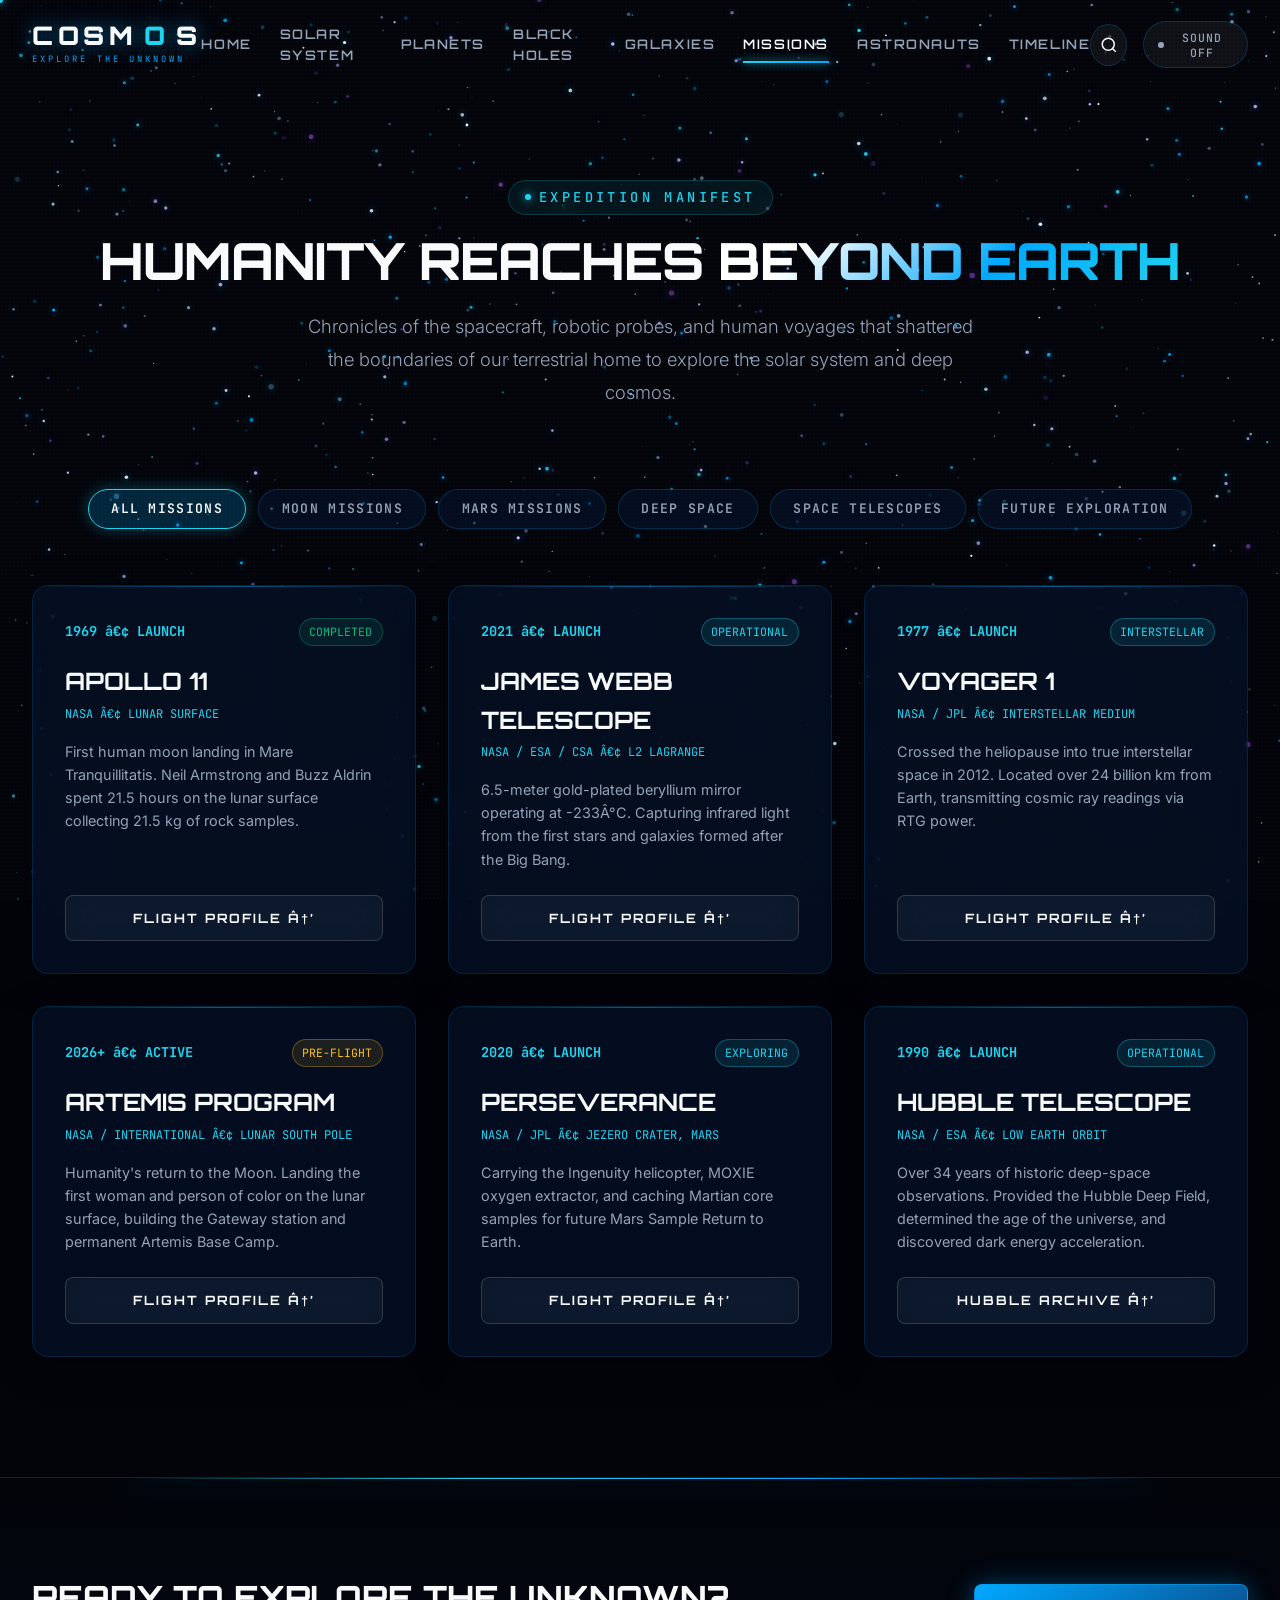
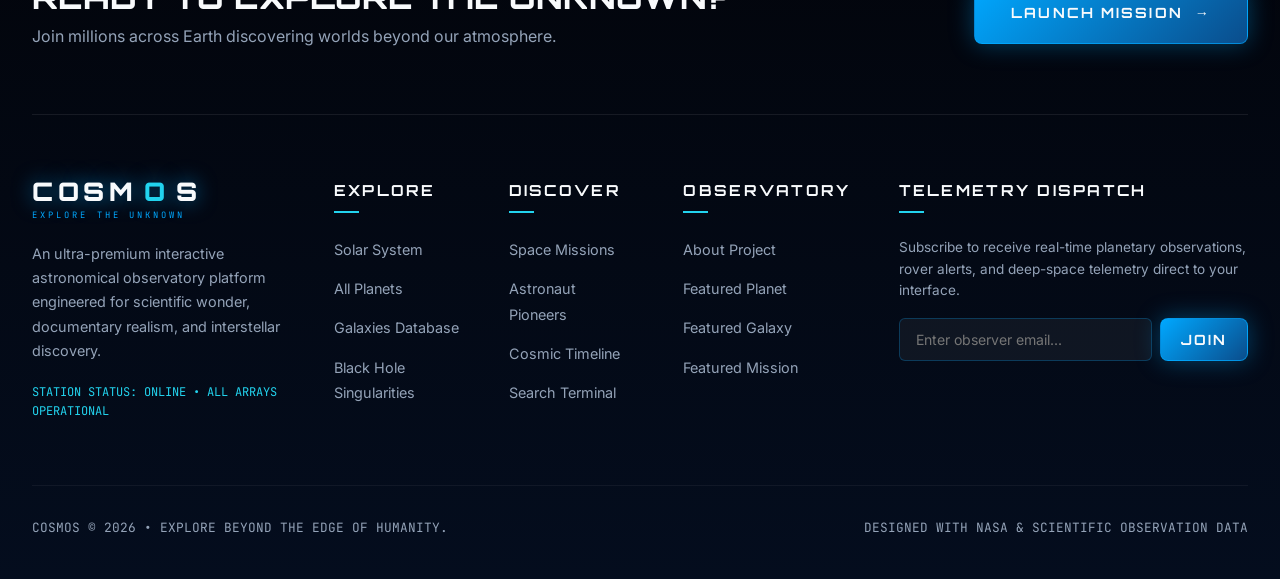
<file: space-missions.html>
﻿<!DOCTYPE html>
<html lang="en">
<head>
  <meta charset="UTF-8">
  <meta name="viewport" content="width=device-width, initial-scale=1.0">
  <meta name="description" content="Explore humanity's greatest space exploration missions â€” Moon landings, Mars rovers, deep space probes, and orbital observatories.">
  <title>Space Missions â€” COSMOS Exploration</title>
  <link rel="stylesheet" href="css/style.css">
  <link rel="stylesheet" href="css/animations.css">
  <link rel="stylesheet" href="css/responsive.css">
</head>
<body>

  <canvas id="star-canvas"></canvas>
  <canvas id="particle-canvas"></canvas>
  <div class="cosmic-noise-overlay"></div>
  <div class="shooting-star-container"></div>
  <div class="custom-cursor-dot"></div>
  <div class="custom-cursor-ring"></div>

  <!-- Header -->
  <header class="site-header" role="banner">
    <div class="cosmic-container header-inner">
      <a href="index.html" class="brand-logo" aria-label="COSMOS Homepage">
        <span class="logo-main">COSM<span class="accent-orbit">O</span>S</span>
        <span class="logo-sub">Explore the Unknown</span>
      </a>

      <nav class="main-nav" role="navigation">
        <ul class="nav-list">
          <li class="nav-item"><a href="index.html" class="nav-link">Home</a></li>
          <li class="nav-item"><a href="solar-system.html" class="nav-link">Solar System</a></li>
          <li class="nav-item"><a href="planets.html" class="nav-link">Planets</a></li>
          <li class="nav-item"><a href="black-holes.html" class="nav-link">Black Holes</a></li>
          <li class="nav-item"><a href="galaxies.html" class="nav-link">Galaxies</a></li>
          <li class="nav-item"><a href="space-missions.html" class="nav-link active">Missions</a></li>
          <li class="nav-item"><a href="astronauts.html" class="nav-link">Astronauts</a></li>
          <li class="nav-item"><a href="space-timeline.html" class="nav-link">Timeline</a></li>
        </ul>
      </nav>

      <div class="header-actions">
        <a href="search.html" class="icon-btn" aria-label="Search"><svg width="18" height="18" viewBox="0 0 24 24" fill="none" stroke="currentColor" stroke-width="2"><circle cx="11" cy="11" r="8"></circle><line x1="21" y1="21" x2="16.65" y2="16.65"></line></svg></a>
        <button class="sound-toggle" aria-label="Toggle Sound"><span class="sound-dot"></span><span class="sound-text">SOUND OFF</span></button>
        <button class="mobile-menu-btn" aria-label="Menu"><span></span><span></span><span></span></button>
      </div>
    </div>
  </header>

  <!-- Mobile Menu -->
  <div class="mobile-menu-overlay" role="dialog">
    <ul class="mobile-nav-list">
      <li class="mobile-nav-item"><a href="index.html" class="mobile-nav-link">Home</a></li>
      <li class="mobile-nav-item"><a href="solar-system.html" class="mobile-nav-link">Solar System</a></li>
      <li class="mobile-nav-item"><a href="planets.html" class="mobile-nav-link">Planets</a></li>
      <li class="mobile-nav-item"><a href="black-holes.html" class="mobile-nav-link">Black Holes</a></li>
      <li class="mobile-nav-item"><a href="galaxies.html" class="mobile-nav-link">Galaxies</a></li>
      <li class="mobile-nav-item"><a href="space-missions.html" class="mobile-nav-link active">Missions</a></li>
      <li class="mobile-nav-item"><a href="astronauts.html" class="mobile-nav-link">Astronauts</a></li>
      <li class="mobile-nav-item"><a href="space-timeline.html" class="mobile-nav-link">Timeline</a></li>
      <li class="mobile-nav-item"><a href="search.html" class="mobile-nav-link">Search Terminal</a></li>
      <li class="mobile-nav-item"><a href="about.html" class="mobile-nav-link">About</a></li>
    </ul>
  </div>

  <main id="main-content">
    <section class="page-hero">
      <div class="cosmic-container">
        <span class="section-tag reveal-up">EXPEDITION MANIFEST</span>
        <h1 class="section-title reveal-up delay-1">HUMANITY REACHES <span class="gradient-text">BEYOND EARTH</span></h1>
        <p class="section-subtitle reveal-up delay-2">
          Chronicles of the spacecraft, robotic probes, and human voyages that shattered the boundaries of our terrestrial home to explore the solar system and deep cosmos.
        </p>
      </div>
    </section>

    <!-- Mission Category Filters -->
    <section class="section-spacing" style="padding-top: 0;">
      <div class="cosmic-container">
        <div class="filter-tabs reveal-up" id="mission-filters">
          <button class="filter-btn active" data-mission-filter="all">ALL MISSIONS</button>
          <button class="filter-btn" data-mission-filter="moon">MOON MISSIONS</button>
          <button class="filter-btn" data-mission-filter="mars">MARS MISSIONS</button>
          <button class="filter-btn" data-mission-filter="deep-space">DEEP SPACE</button>
          <button class="filter-btn" data-mission-filter="telescopes">SPACE TELESCOPES</button>
          <button class="filter-btn" data-mission-filter="future">FUTURE EXPLORATION</button>
        </div>

        <!-- Mission Grid -->
        <div style="display: grid; grid-template-columns: repeat(3, 1fr); gap: 2rem;" id="mission-catalog-grid">

          <!-- Apollo 11 -->
          <div class="glass-card tilt-card reveal-up delay-1 mission-card-item" data-mission-cat="moon" style="display: flex; flex-direction: column;">
            <div style="display: flex; justify-content: space-between; align-items: center; margin-bottom: 1rem;">
              <span class="mission-year-badge" style="margin-bottom: 0;">1969 â€¢ LAUNCH</span>
              <span style="font-family: var(--font-mono); font-size: 0.72rem; color: #10B981; background: rgba(16, 185, 129, 0.1); padding: 0.25rem 0.6rem; border-radius: 999px; border: 1px solid rgba(16, 185, 129, 0.3);">COMPLETED</span>
            </div>
            <h3 style="font-family: var(--font-heading); font-size: 1.5rem; color: var(--starlight-white); margin-bottom: 0.25rem;">APOLLO 11</h3>
            <span style="font-family: var(--font-mono); font-size: 0.75rem; color: var(--cosmic-cyan); text-transform: uppercase; margin-bottom: 1rem;">NASA â€¢ LUNAR SURFACE</span>
            <p style="font-size: 0.9rem; color: var(--soft-space-gray); line-height: 1.6; margin-bottom: 1.5rem; flex-grow: 1;">
              First human moon landing in Mare Tranquillitatis. Neil Armstrong and Buzz Aldrin spent 21.5 hours on the lunar surface collecting 21.5 kg of rock samples.
            </p>
            <a href="mission-details.html?mission=apollo-11" class="cosmic-btn cosmic-btn-secondary" style="padding: 0.75rem; font-size: 0.8rem; width: 100%;">FLIGHT PROFILE â†’</a>
          </div>

          <!-- James Webb -->
          <div class="glass-card tilt-card reveal-up delay-2 mission-card-item" data-mission-cat="telescopes" style="display: flex; flex-direction: column;">
            <div style="display: flex; justify-content: space-between; align-items: center; margin-bottom: 1rem;">
              <span class="mission-year-badge" style="margin-bottom: 0;">2021 â€¢ LAUNCH</span>
              <span style="font-family: var(--font-mono); font-size: 0.72rem; color: var(--cosmic-cyan); background: rgba(34, 211, 238, 0.1); padding: 0.25rem 0.6rem; border-radius: 999px; border: 1px solid rgba(34, 211, 238, 0.3);">OPERATIONAL</span>
            </div>
            <h3 style="font-family: var(--font-heading); font-size: 1.5rem; color: var(--starlight-white); margin-bottom: 0.25rem;">JAMES WEBB TELESCOPE</h3>
            <span style="font-family: var(--font-mono); font-size: 0.75rem; color: var(--cosmic-cyan); text-transform: uppercase; margin-bottom: 1rem;">NASA / ESA / CSA â€¢ L2 LAGRANGE</span>
            <p style="font-size: 0.9rem; color: var(--soft-space-gray); line-height: 1.6; margin-bottom: 1.5rem; flex-grow: 1;">
              6.5-meter gold-plated beryllium mirror operating at -233Â°C. Capturing infrared light from the first stars and galaxies formed after the Big Bang.
            </p>
            <a href="mission-details.html?mission=jwst" class="cosmic-btn cosmic-btn-secondary" style="padding: 0.75rem; font-size: 0.8rem; width: 100%;">FLIGHT PROFILE â†’</a>
          </div>

          <!-- Voyager 1 -->
          <div class="glass-card tilt-card reveal-up delay-3 mission-card-item" data-mission-cat="deep-space" style="display: flex; flex-direction: column;">
            <div style="display: flex; justify-content: space-between; align-items: center; margin-bottom: 1rem;">
              <span class="mission-year-badge" style="margin-bottom: 0;">1977 â€¢ LAUNCH</span>
              <span style="font-family: var(--font-mono); font-size: 0.72rem; color: var(--cosmic-cyan); background: rgba(34, 211, 238, 0.1); padding: 0.25rem 0.6rem; border-radius: 999px; border: 1px solid rgba(34, 211, 238, 0.3);">INTERSTELLAR</span>
            </div>
            <h3 style="font-family: var(--font-heading); font-size: 1.5rem; color: var(--starlight-white); margin-bottom: 0.25rem;">VOYAGER 1</h3>
            <span style="font-family: var(--font-mono); font-size: 0.75rem; color: var(--cosmic-cyan); text-transform: uppercase; margin-bottom: 1rem;">NASA / JPL â€¢ INTERSTELLAR MEDIUM</span>
            <p style="font-size: 0.9rem; color: var(--soft-space-gray); line-height: 1.6; margin-bottom: 1.5rem; flex-grow: 1;">
              Crossed the heliopause into true interstellar space in 2012. Located over 24 billion km from Earth, transmitting cosmic ray readings via RTG power.
            </p>
            <a href="mission-details.html?mission=voyager-1" class="cosmic-btn cosmic-btn-secondary" style="padding: 0.75rem; font-size: 0.8rem; width: 100%;">FLIGHT PROFILE â†’</a>
          </div>

          <!-- Artemis Program -->
          <div class="glass-card tilt-card reveal-up delay-1 mission-card-item" data-mission-cat="future" style="display: flex; flex-direction: column;">
            <div style="display: flex; justify-content: space-between; align-items: center; margin-bottom: 1rem;">
              <span class="mission-year-badge" style="margin-bottom: 0;">2026+ â€¢ ACTIVE</span>
              <span style="font-family: var(--font-mono); font-size: 0.72rem; color: var(--accent-gold); background: rgba(251, 191, 36, 0.1); padding: 0.25rem 0.6rem; border-radius: 999px; border: 1px solid rgba(251, 191, 36, 0.3);">PRE-FLIGHT</span>
            </div>
            <h3 style="font-family: var(--font-heading); font-size: 1.5rem; color: var(--starlight-white); margin-bottom: 0.25rem;">ARTEMIS PROGRAM</h3>
            <span style="font-family: var(--font-mono); font-size: 0.75rem; color: var(--cosmic-cyan); text-transform: uppercase; margin-bottom: 1rem;">NASA / INTERNATIONAL â€¢ LUNAR SOUTH POLE</span>
            <p style="font-size: 0.9rem; color: var(--soft-space-gray); line-height: 1.6; margin-bottom: 1.5rem; flex-grow: 1;">
              Humanity's return to the Moon. Landing the first woman and person of color on the lunar surface, building the Gateway station and permanent Artemis Base Camp.
            </p>
            <a href="mission-details.html?mission=artemis" class="cosmic-btn cosmic-btn-secondary" style="padding: 0.75rem; font-size: 0.8rem; width: 100%;">FLIGHT PROFILE â†’</a>
          </div>

          <!-- Perseverance Rover -->
          <div class="glass-card tilt-card reveal-up delay-2 mission-card-item" data-mission-cat="mars" style="display: flex; flex-direction: column;">
            <div style="display: flex; justify-content: space-between; align-items: center; margin-bottom: 1rem;">
              <span class="mission-year-badge" style="margin-bottom: 0;">2020 â€¢ LAUNCH</span>
              <span style="font-family: var(--font-mono); font-size: 0.72rem; color: var(--cosmic-cyan); background: rgba(34, 211, 238, 0.1); padding: 0.25rem 0.6rem; border-radius: 999px; border: 1px solid rgba(34, 211, 238, 0.3);">EXPLORING</span>
            </div>
            <h3 style="font-family: var(--font-heading); font-size: 1.5rem; color: var(--starlight-white); margin-bottom: 0.25rem;">PERSEVERANCE</h3>
            <span style="font-family: var(--font-mono); font-size: 0.75rem; color: var(--cosmic-cyan); text-transform: uppercase; margin-bottom: 1rem;">NASA / JPL â€¢ JEZERO CRATER, MARS</span>
            <p style="font-size: 0.9rem; color: var(--soft-space-gray); line-height: 1.6; margin-bottom: 1.5rem; flex-grow: 1;">
              Carrying the Ingenuity helicopter, MOXIE oxygen extractor, and caching Martian core samples for future Mars Sample Return to Earth.
            </p>
            <a href="mission-details.html?mission=perseverance" class="cosmic-btn cosmic-btn-secondary" style="padding: 0.75rem; font-size: 0.8rem; width: 100%;">FLIGHT PROFILE â†’</a>
          </div>

          <!-- Hubble -->
          <div class="glass-card tilt-card reveal-up delay-3 mission-card-item" data-mission-cat="telescopes" style="display: flex; flex-direction: column;">
            <div style="display: flex; justify-content: space-between; align-items: center; margin-bottom: 1rem;">
              <span class="mission-year-badge" style="margin-bottom: 0;">1990 â€¢ LAUNCH</span>
              <span style="font-family: var(--font-mono); font-size: 0.72rem; color: var(--cosmic-cyan); background: rgba(34, 211, 238, 0.1); padding: 0.25rem 0.6rem; border-radius: 999px; border: 1px solid rgba(34, 211, 238, 0.3);">OPERATIONAL</span>
            </div>
            <h3 style="font-family: var(--font-heading); font-size: 1.5rem; color: var(--starlight-white); margin-bottom: 0.25rem;">HUBBLE TELESCOPE</h3>
            <span style="font-family: var(--font-mono); font-size: 0.75rem; color: var(--cosmic-cyan); text-transform: uppercase; margin-bottom: 1rem;">NASA / ESA â€¢ LOW EARTH ORBIT</span>
            <p style="font-size: 0.9rem; color: var(--soft-space-gray); line-height: 1.6; margin-bottom: 1.5rem; flex-grow: 1;">
              Over 34 years of historic deep-space observations. Provided the Hubble Deep Field, determined the age of the universe, and discovered dark energy acceleration.
            </p>
            <a href="search.html?q=hubble" class="cosmic-btn cosmic-btn-secondary" style="padding: 0.75rem; font-size: 0.8rem; width: 100%;">HUBBLE ARCHIVE â†’</a>
          </div>

        </div>
      </div>
    </section>
  </main>

    <!-- ==========================================================================
       ENORMOUS CINEMATIC FOOTER
       ========================================================================== -->
  <footer class="site-footer" role="contentinfo">
    <div class="footer-horizon-glow"></div>
    <div class="cosmic-container">
      <div class="footer-top">
        <div class="footer-callout">
          <h3>READY TO EXPLORE THE UNKNOWN?</h3>
          <p>Join millions across Earth discovering worlds beyond our atmosphere.</p>
        </div>
        <a href="solar-system.html" class="cosmic-btn cosmic-btn-primary">
          LAUNCH MISSION <span class="arrow">→</span>
        </a>
      </div>

      <div class="footer-grid">
        <!-- Col 1: Brand -->
        <div>
          <a href="index.html" class="brand-logo" style="margin-bottom: 1rem;">
            <span class="logo-main">COSM<span class="accent-orbit">O</span>S</span>
            <span class="logo-sub">Explore the Unknown</span>
          </a>
          <p class="footer-about-text">
            An ultra-premium interactive astronomical observatory platform engineered for scientific wonder, documentary realism, and interstellar discovery.
          </p>
          <div style="font-family: var(--font-mono); font-size: 0.75rem; color: var(--cosmic-cyan);">
            STATION STATUS: ONLINE • ALL ARRAYS OPERATIONAL
          </div>
        </div>

        <!-- Col 2: Explore -->
        <div>
          <h4 class="footer-col-title">EXPLORE</h4>
          <ul class="footer-links">
            <li><a href="solar-system.html">Solar System</a></li>
            <li><a href="planets.html">All Planets</a></li>
            <li><a href="galaxies.html">Galaxies Database</a></li>
            <li><a href="black-holes.html">Black Hole Singularities</a></li>
          </ul>
        </div>

        <!-- Col 3: Discover -->
        <div>
          <h4 class="footer-col-title">DISCOVER</h4>
          <ul class="footer-links">
            <li><a href="space-missions.html">Space Missions</a></li>
            <li><a href="astronauts.html">Astronaut Pioneers</a></li>
            <li><a href="space-timeline.html">Cosmic Timeline</a></li>
            <li><a href="search.html">Search Terminal</a></li>
          </ul>
        </div>

        <!-- Col 4: Project -->
        <div>
          <h4 class="footer-col-title">OBSERVATORY</h4>
          <ul class="footer-links">
            <li><a href="about.html">About Project</a></li>
            <li><a href="planet-details.html?planet=jupiter">Featured Planet</a></li>
            <li><a href="galaxy-details.html?galaxy=andromeda">Featured Galaxy</a></li>
            <li><a href="mission-details.html?mission=jwst">Featured Mission</a></li>
          </ul>
        </div>

        <!-- Col 5: Telemetry Dispatch -->
        <div>
          <h4 class="footer-col-title">TELEMETRY DISPATCH</h4>
          <p style="font-size: 0.85rem; color: var(--soft-space-gray); line-height: 1.6;">
            Subscribe to receive real-time planetary observations, rover alerts, and deep-space telemetry direct to your interface.
          </p>
          <form class="footer-newsletter-form" onsubmit="event.preventDefault(); alert('Telemetry channel confirmed. You are registered on the COSMOS frequency.');">
            <input type="email" placeholder="Enter observer email..." class="footer-input" required>
            <button type="submit" class="cosmic-btn cosmic-btn-primary" style="padding: 0.75rem 1.25rem;">JOIN</button>
          </form>
        </div>
      </div>

      <div class="footer-bottom">
        <div>COSMOS © 2026 • EXPLORE BEYOND THE EDGE OF HUMANITY.</div>
        <div>DESIGNED WITH NASA & SCIENTIFIC OBSERVATION DATA</div>
      </div>
    </div>
  </footer>

  <script src="js/stars.js"></script>
  <script src="js/particles.js"></script>
  <script src="js/parallax.js"></script>
  <script src="js/planets.js"></script>
  <script src="js/main.js"></script>
  <script>
    // Mission Filter System
    const missionFilterBtns = document.querySelectorAll('#mission-filters [data-mission-filter]');
    const missionCards = document.querySelectorAll('#mission-catalog-grid .mission-card-item');

    missionFilterBtns.forEach(btn => {
      btn.addEventListener('click', () => {
        missionFilterBtns.forEach(b => b.classList.remove('active'));
        btn.classList.add('active');
        const filter = btn.getAttribute('data-mission-filter');

        missionCards.forEach(card => {
          const cat = card.getAttribute('data-mission-cat');
          if (filter === 'all' || filter === cat) {
            card.style.display = 'flex';
          } else {
            card.style.display = 'none';
          }
        });
      });
    });
  </script>
</body>
</html>
</file>
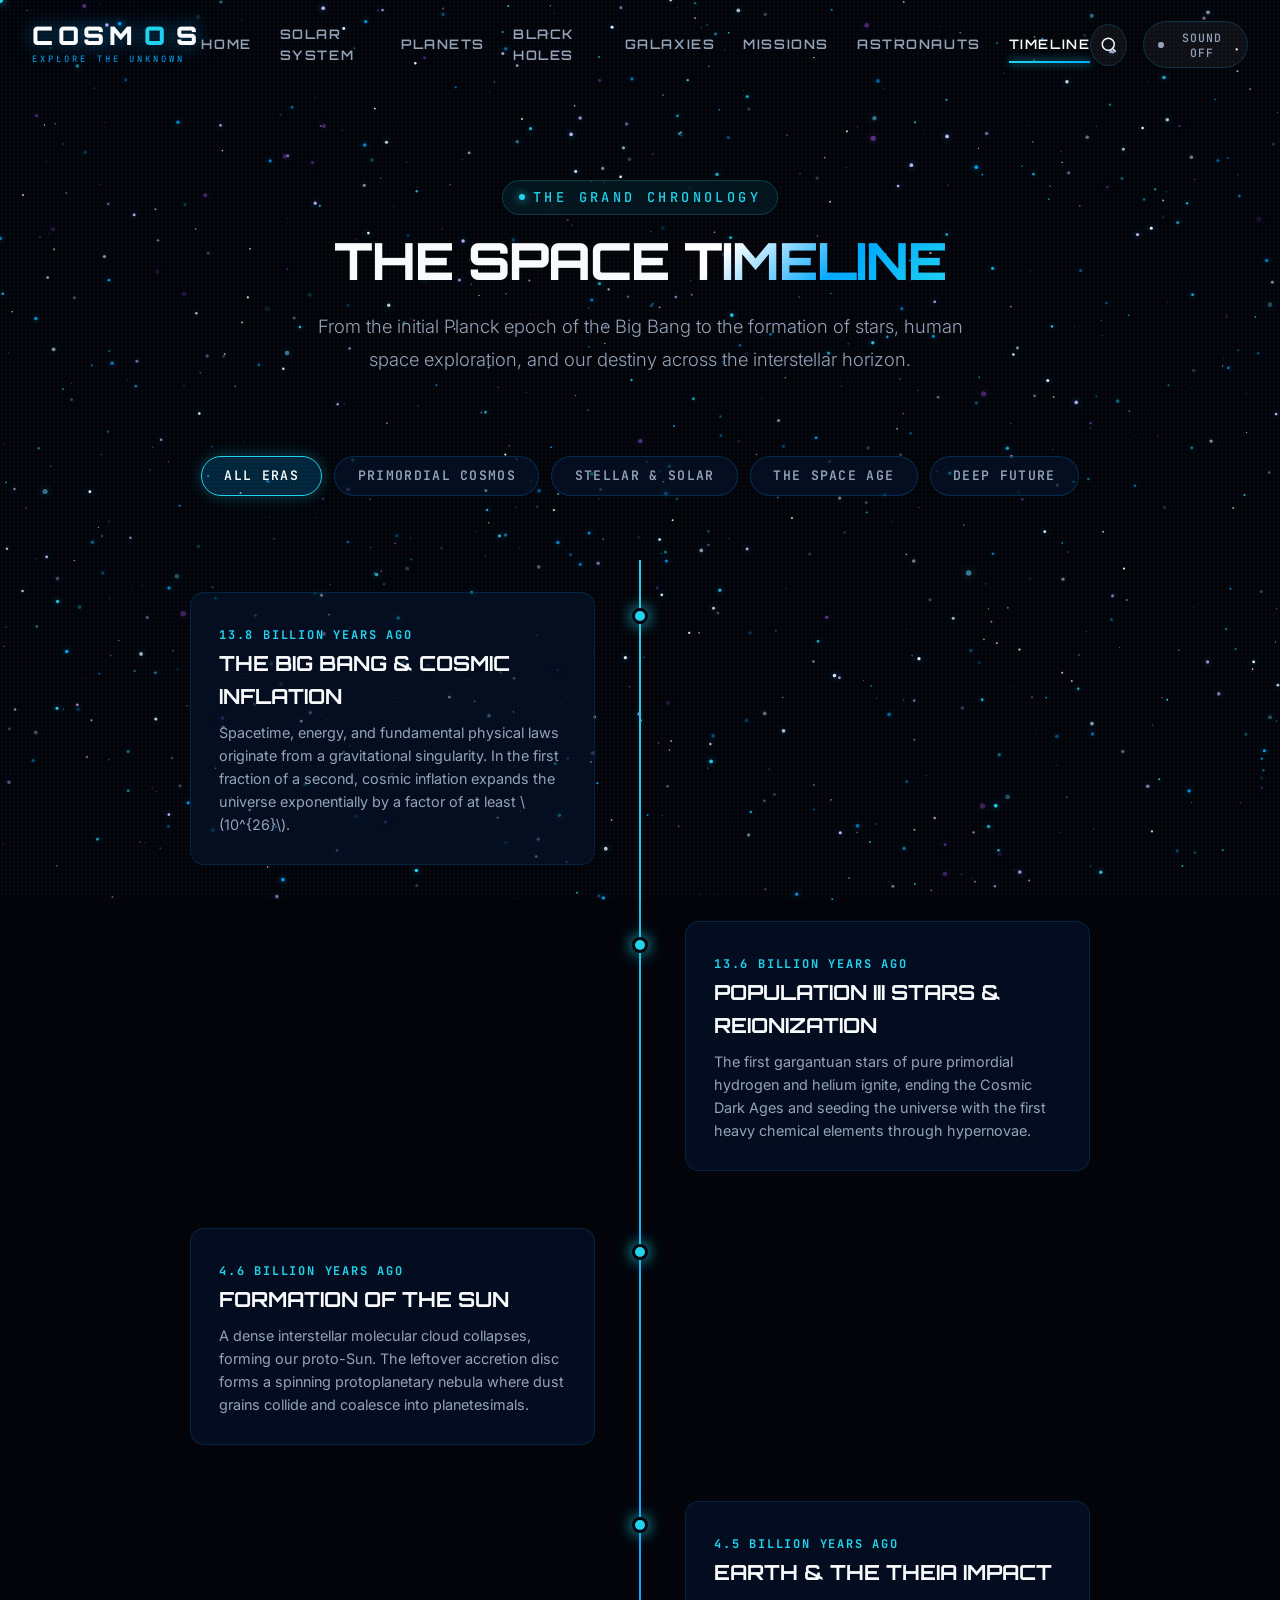
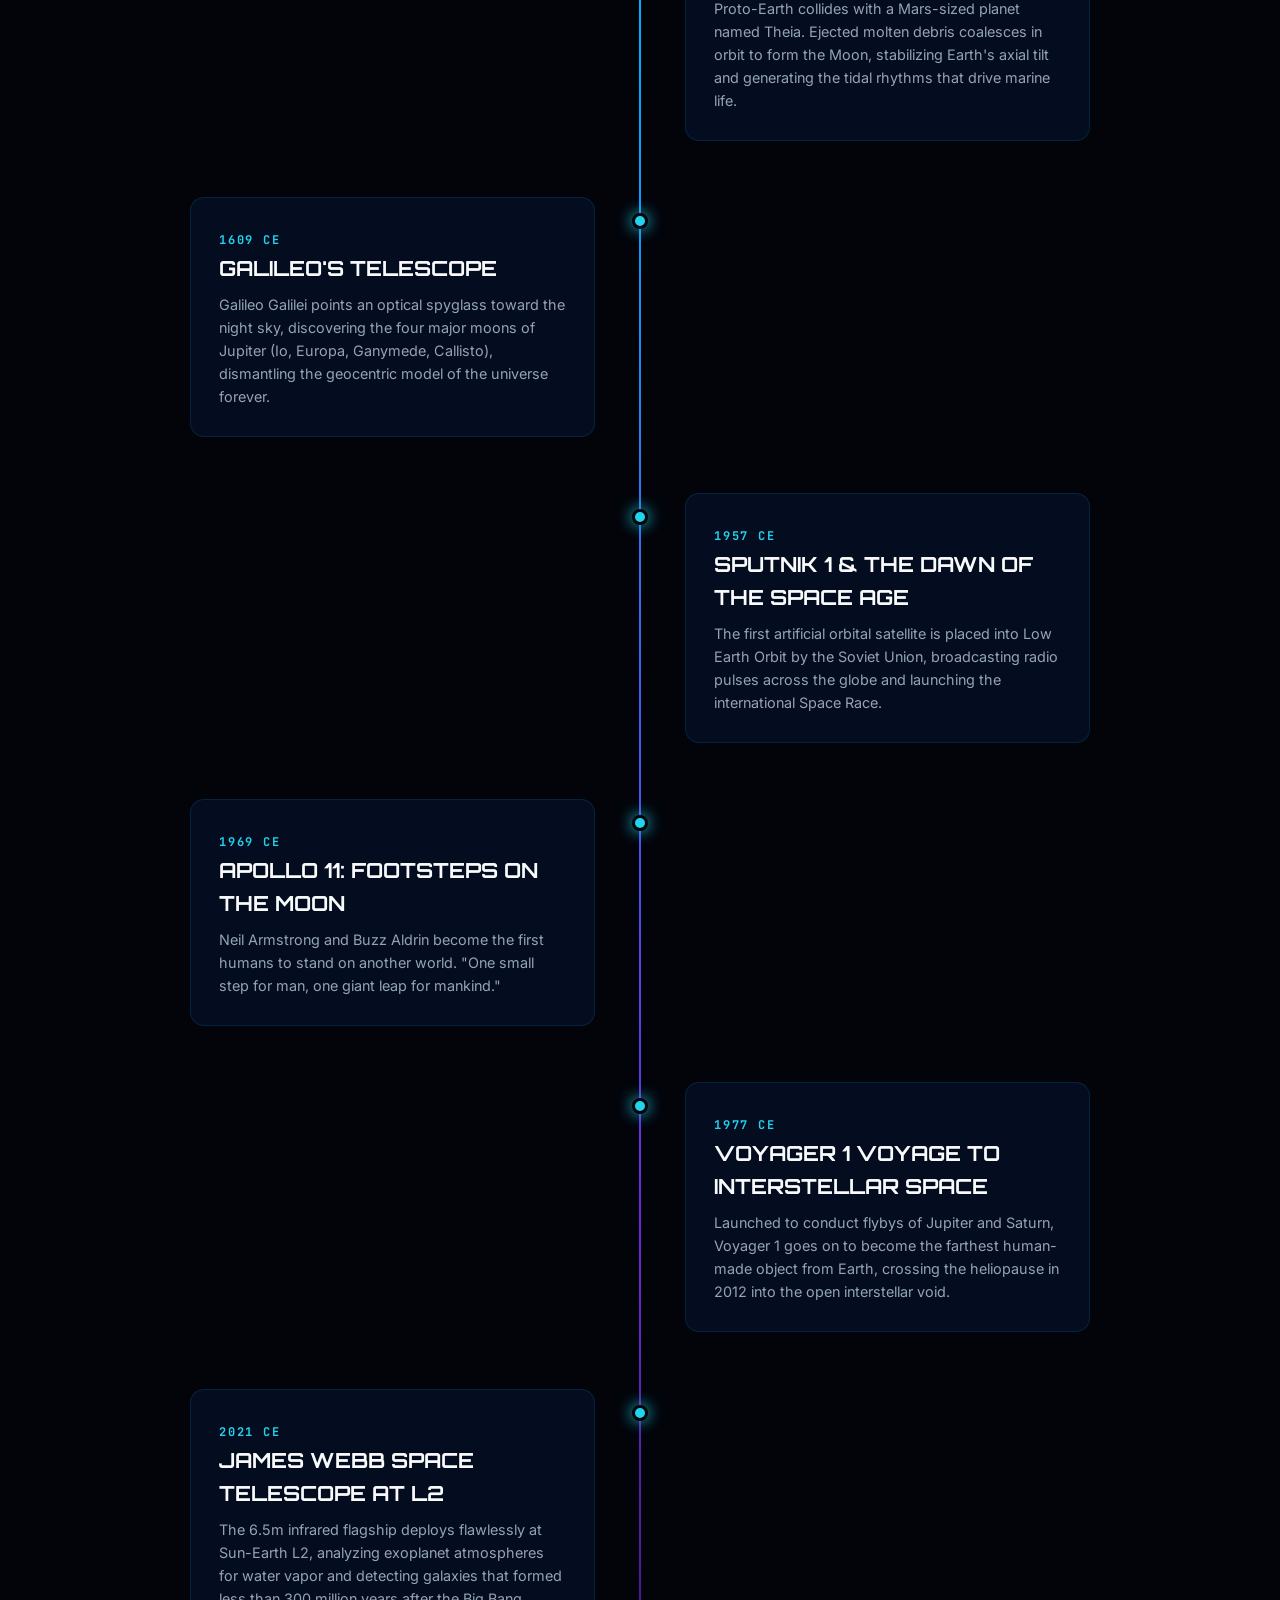
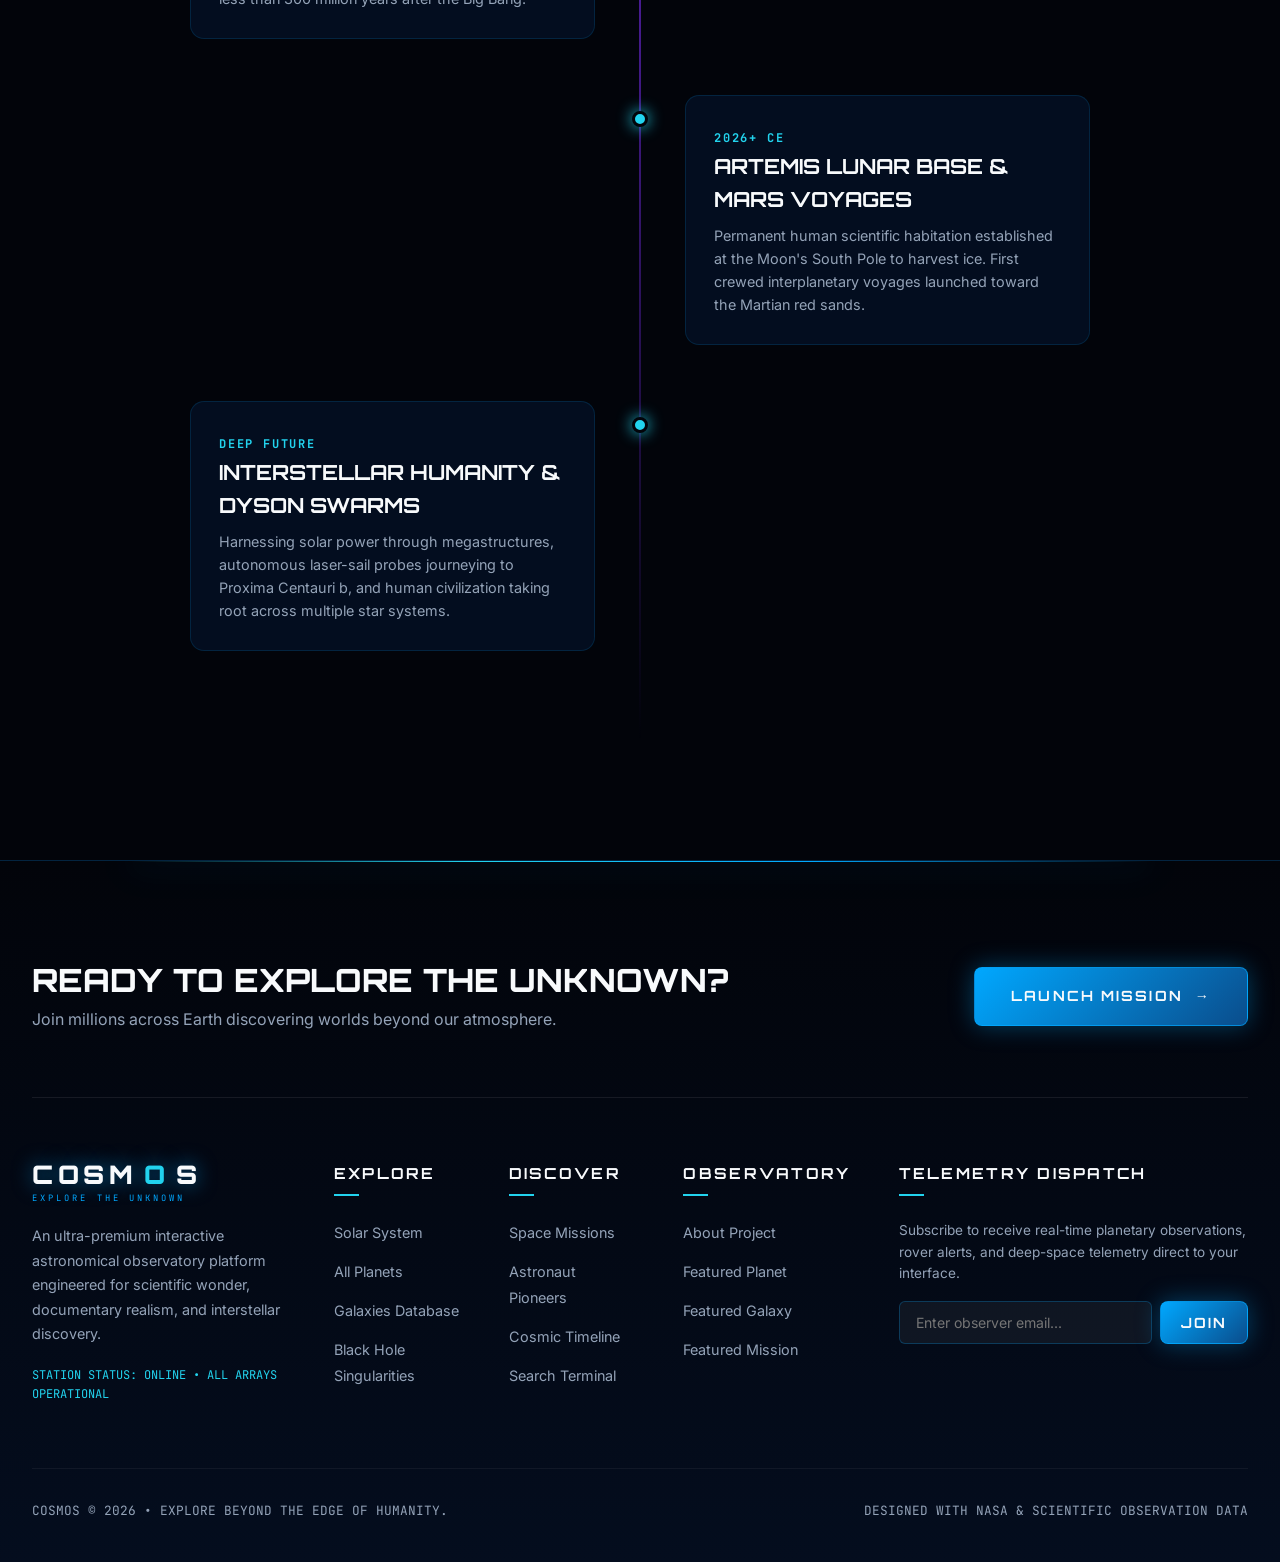
<file: space-timeline.html>
﻿<!DOCTYPE html>
<html lang="en">
<head>
  <meta charset="UTF-8">
  <meta name="viewport" content="width=device-width, initial-scale=1.0">
  <meta name="description" content="A comprehensive chronological journey across 13.8 billion years of cosmic history â€” from the Big Bang to humanity's future in deep space.">
  <title>Cosmic Timeline â€” COSMOS Space Exploration</title>
  <link rel="stylesheet" href="css/style.css">
  <link rel="stylesheet" href="css/animations.css">
  <link rel="stylesheet" href="css/responsive.css">
</head>
<body>

  <canvas id="star-canvas"></canvas>
  <canvas id="particle-canvas"></canvas>
  <div class="cosmic-noise-overlay"></div>
  <div class="shooting-star-container"></div>
  <div class="custom-cursor-dot"></div>
  <div class="custom-cursor-ring"></div>

  <!-- Header -->
  <header class="site-header" role="banner">
    <div class="cosmic-container header-inner">
      <a href="index.html" class="brand-logo" aria-label="COSMOS Homepage">
        <span class="logo-main">COSM<span class="accent-orbit">O</span>S</span>
        <span class="logo-sub">Explore the Unknown</span>
      </a>

      <nav class="main-nav" role="navigation">
        <ul class="nav-list">
          <li class="nav-item"><a href="index.html" class="nav-link">Home</a></li>
          <li class="nav-item"><a href="solar-system.html" class="nav-link">Solar System</a></li>
          <li class="nav-item"><a href="planets.html" class="nav-link">Planets</a></li>
          <li class="nav-item"><a href="black-holes.html" class="nav-link">Black Holes</a></li>
          <li class="nav-item"><a href="galaxies.html" class="nav-link">Galaxies</a></li>
          <li class="nav-item"><a href="space-missions.html" class="nav-link">Missions</a></li>
          <li class="nav-item"><a href="astronauts.html" class="nav-link">Astronauts</a></li>
          <li class="nav-item"><a href="space-timeline.html" class="nav-link active">Timeline</a></li>
        </ul>
      </nav>

      <div class="header-actions">
        <a href="search.html" class="icon-btn" aria-label="Search"><svg width="18" height="18" viewBox="0 0 24 24" fill="none" stroke="currentColor" stroke-width="2"><circle cx="11" cy="11" r="8"></circle><line x1="21" y1="21" x2="16.65" y2="16.65"></line></svg></a>
        <button class="sound-toggle" aria-label="Toggle Sound"><span class="sound-dot"></span><span class="sound-text">SOUND OFF</span></button>
        <button class="mobile-menu-btn" aria-label="Menu"><span></span><span></span><span></span></button>
      </div>
    </div>
  </header>

  <!-- Mobile Menu -->
  <div class="mobile-menu-overlay" role="dialog">
    <ul class="mobile-nav-list">
      <li class="mobile-nav-item"><a href="index.html" class="mobile-nav-link">Home</a></li>
      <li class="mobile-nav-item"><a href="solar-system.html" class="mobile-nav-link">Solar System</a></li>
      <li class="mobile-nav-item"><a href="planets.html" class="mobile-nav-link">Planets</a></li>
      <li class="mobile-nav-item"><a href="black-holes.html" class="mobile-nav-link">Black Holes</a></li>
      <li class="mobile-nav-item"><a href="galaxies.html" class="mobile-nav-link">Galaxies</a></li>
      <li class="mobile-nav-item"><a href="space-missions.html" class="mobile-nav-link">Missions</a></li>
      <li class="mobile-nav-item"><a href="astronauts.html" class="mobile-nav-link">Astronauts</a></li>
      <li class="mobile-nav-item"><a href="space-timeline.html" class="mobile-nav-link active">Timeline</a></li>
      <li class="mobile-nav-item"><a href="search.html" class="mobile-nav-link">Search Terminal</a></li>
      <li class="mobile-nav-item"><a href="about.html" class="mobile-nav-link">About</a></li>
    </ul>
  </div>

  <main id="main-content">
    <section class="page-hero">
      <div class="cosmic-container">
        <span class="section-tag reveal-up">THE GRAND CHRONOLOGY</span>
        <h1 class="section-title reveal-up delay-1">THE SPACE <span class="gradient-text">TIMELINE</span></h1>
        <p class="section-subtitle reveal-up delay-2">
          From the initial Planck epoch of the Big Bang to the formation of stars, human space exploration, and our destiny across the interstellar horizon.
        </p>
      </div>
    </section>

    <!-- Timeline Filter Tabs -->
    <section class="section-spacing" style="padding-top: 0;">
      <div class="cosmic-container">
        <div class="filter-tabs reveal-up" id="era-filters">
          <button class="filter-btn active" data-era="all">ALL ERAS</button>
          <button class="filter-btn" data-era="primordial">PRIMORDIAL COSMOS</button>
          <button class="filter-btn" data-era="stellar">STELLAR &amp; SOLAR</button>
          <button class="filter-btn" data-era="space-age">THE SPACE AGE</button>
          <button class="filter-btn" data-era="future">DEEP FUTURE</button>
        </div>

        <!-- Vertical Timeline Track -->
        <div class="timeline-vertical" id="timeline-track">

          <!-- Event 1: Big Bang -->
          <div class="timeline-item reveal-left timeline-entry" data-era-group="primordial">
            <div class="timeline-node"></div>
            <div class="timeline-content tilt-card">
              <span class="timeline-era">13.8 BILLION YEARS AGO</span>
              <h3 class="timeline-title">THE BIG BANG &amp; COSMIC INFLATION</h3>
              <p style="font-size: 0.9rem; color: var(--soft-space-gray); line-height: 1.6;">
                Spacetime, energy, and fundamental physical laws originate from a gravitational singularity. In the first fraction of a second, cosmic inflation expands the universe exponentially by a factor of at least \(10^{26}\).
              </p>
            </div>
          </div>

          <!-- Event 2: First Stars -->
          <div class="timeline-item reveal-right timeline-entry" data-era-group="primordial">
            <div class="timeline-node"></div>
            <div class="timeline-content tilt-card">
              <span class="timeline-era">13.6 BILLION YEARS AGO</span>
              <h3 class="timeline-title">POPULATION III STARS &amp; REIONIZATION</h3>
              <p style="font-size: 0.9rem; color: var(--soft-space-gray); line-height: 1.6;">
                The first gargantuan stars of pure primordial hydrogen and helium ignite, ending the Cosmic Dark Ages and seeding the universe with the first heavy chemical elements through hypernovae.
              </p>
            </div>
          </div>

          <!-- Event 3: Sun Formation -->
          <div class="timeline-item reveal-left timeline-entry" data-era-group="stellar">
            <div class="timeline-node"></div>
            <div class="timeline-content tilt-card">
              <span class="timeline-era">4.6 BILLION YEARS AGO</span>
              <h3 class="timeline-title">FORMATION OF THE SUN</h3>
              <p style="font-size: 0.9rem; color: var(--soft-space-gray); line-height: 1.6;">
                A dense interstellar molecular cloud collapses, forming our proto-Sun. The leftover accretion disc forms a spinning protoplanetary nebula where dust grains collide and coalesce into planetesimals.
              </p>
            </div>
          </div>

          <!-- Event 4: Earth & Theia Impact -->
          <div class="timeline-item reveal-right timeline-entry" data-era-group="stellar">
            <div class="timeline-node"></div>
            <div class="timeline-content tilt-card">
              <span class="timeline-era">4.5 BILLION YEARS AGO</span>
              <h3 class="timeline-title">EARTH &amp; THE THEIA IMPACT</h3>
              <p style="font-size: 0.9rem; color: var(--soft-space-gray); line-height: 1.6;">
                Proto-Earth collides with a Mars-sized planet named Theia. Ejected molten debris coalesces in orbit to form the Moon, stabilizing Earth's axial tilt and generating the tidal rhythms that drive marine life.
              </p>
            </div>
          </div>

          <!-- Event 5: Telescope Era -->
          <div class="timeline-item reveal-left timeline-entry" data-era-group="space-age">
            <div class="timeline-node"></div>
            <div class="timeline-content tilt-card">
              <span class="timeline-era">1609 CE</span>
              <h3 class="timeline-title">GALILEO'S TELESCOPE</h3>
              <p style="font-size: 0.9rem; color: var(--soft-space-gray); line-height: 1.6;">
                Galileo Galilei points an optical spyglass toward the night sky, discovering the four major moons of Jupiter (Io, Europa, Ganymede, Callisto), dismantling the geocentric model of the universe forever.
              </p>
            </div>
          </div>

          <!-- Event 6: Sputnik 1 -->
          <div class="timeline-item reveal-right timeline-entry" data-era-group="space-age">
            <div class="timeline-node"></div>
            <div class="timeline-content tilt-card">
              <span class="timeline-era">1957 CE</span>
              <h3 class="timeline-title">SPUTNIK 1 &amp; THE DAWN OF THE SPACE AGE</h3>
              <p style="font-size: 0.9rem; color: var(--soft-space-gray); line-height: 1.6;">
                The first artificial orbital satellite is placed into Low Earth Orbit by the Soviet Union, broadcasting radio pulses across the globe and launching the international Space Race.
              </p>
            </div>
          </div>

          <!-- Event 7: Apollo 11 -->
          <div class="timeline-item reveal-left timeline-entry" data-era-group="space-age">
            <div class="timeline-node"></div>
            <div class="timeline-content tilt-card">
              <span class="timeline-era">1969 CE</span>
              <h3 class="timeline-title">APOLLO 11: FOOTSTEPS ON THE MOON</h3>
              <p style="font-size: 0.9rem; color: var(--soft-space-gray); line-height: 1.6;">
                Neil Armstrong and Buzz Aldrin become the first humans to stand on another world. "One small step for man, one giant leap for mankind."
              </p>
            </div>
          </div>

          <!-- Event 8: Voyager 1 -->
          <div class="timeline-item reveal-right timeline-entry" data-era-group="space-age">
            <div class="timeline-node"></div>
            <div class="timeline-content tilt-card">
              <span class="timeline-era">1977 CE</span>
              <h3 class="timeline-title">VOYAGER 1 VOYAGE TO INTERSTELLAR SPACE</h3>
              <p style="font-size: 0.9rem; color: var(--soft-space-gray); line-height: 1.6;">
                Launched to conduct flybys of Jupiter and Saturn, Voyager 1 goes on to become the farthest human-made object from Earth, crossing the heliopause in 2012 into the open interstellar void.
              </p>
            </div>
          </div>

          <!-- Event 9: JWST -->
          <div class="timeline-item reveal-left timeline-entry" data-era-group="space-age">
            <div class="timeline-node"></div>
            <div class="timeline-content tilt-card">
              <span class="timeline-era">2021 CE</span>
              <h3 class="timeline-title">JAMES WEBB SPACE TELESCOPE AT L2</h3>
              <p style="font-size: 0.9rem; color: var(--soft-space-gray); line-height: 1.6;">
                The 6.5m infrared flagship deploys flawlessly at Sun-Earth L2, analyzing exoplanet atmospheres for water vapor and detecting galaxies that formed less than 300 million years after the Big Bang.
              </p>
            </div>
          </div>

          <!-- Event 10: Artemis & Mars -->
          <div class="timeline-item reveal-right timeline-entry" data-era-group="future">
            <div class="timeline-node"></div>
            <div class="timeline-content tilt-card">
              <span class="timeline-era">2026+ CE</span>
              <h3 class="timeline-title">ARTEMIS LUNAR BASE &amp; MARS VOYAGES</h3>
              <p style="font-size: 0.9rem; color: var(--soft-space-gray); line-height: 1.6;">
                Permanent human scientific habitation established at the Moon's South Pole to harvest ice. First crewed interplanetary voyages launched toward the Martian red sands.
              </p>
            </div>
          </div>

          <!-- Event 11: Interstellar Civilization -->
          <div class="timeline-item reveal-left timeline-entry" data-era-group="future">
            <div class="timeline-node"></div>
            <div class="timeline-content tilt-card">
              <span class="timeline-era">DEEP FUTURE</span>
              <h3 class="timeline-title">INTERSTELLAR HUMANITY &amp; DYSON SWARMS</h3>
              <p style="font-size: 0.9rem; color: var(--soft-space-gray); line-height: 1.6;">
                Harnessing solar power through megastructures, autonomous laser-sail probes journeying to Proxima Centauri b, and human civilization taking root across multiple star systems.
              </p>
            </div>
          </div>

        </div>
      </div>
    </section>
  </main>

    <!-- ==========================================================================
       ENORMOUS CINEMATIC FOOTER
       ========================================================================== -->
  <footer class="site-footer" role="contentinfo">
    <div class="footer-horizon-glow"></div>
    <div class="cosmic-container">
      <div class="footer-top">
        <div class="footer-callout">
          <h3>READY TO EXPLORE THE UNKNOWN?</h3>
          <p>Join millions across Earth discovering worlds beyond our atmosphere.</p>
        </div>
        <a href="solar-system.html" class="cosmic-btn cosmic-btn-primary">
          LAUNCH MISSION <span class="arrow">→</span>
        </a>
      </div>

      <div class="footer-grid">
        <!-- Col 1: Brand -->
        <div>
          <a href="index.html" class="brand-logo" style="margin-bottom: 1rem;">
            <span class="logo-main">COSM<span class="accent-orbit">O</span>S</span>
            <span class="logo-sub">Explore the Unknown</span>
          </a>
          <p class="footer-about-text">
            An ultra-premium interactive astronomical observatory platform engineered for scientific wonder, documentary realism, and interstellar discovery.
          </p>
          <div style="font-family: var(--font-mono); font-size: 0.75rem; color: var(--cosmic-cyan);">
            STATION STATUS: ONLINE • ALL ARRAYS OPERATIONAL
          </div>
        </div>

        <!-- Col 2: Explore -->
        <div>
          <h4 class="footer-col-title">EXPLORE</h4>
          <ul class="footer-links">
            <li><a href="solar-system.html">Solar System</a></li>
            <li><a href="planets.html">All Planets</a></li>
            <li><a href="galaxies.html">Galaxies Database</a></li>
            <li><a href="black-holes.html">Black Hole Singularities</a></li>
          </ul>
        </div>

        <!-- Col 3: Discover -->
        <div>
          <h4 class="footer-col-title">DISCOVER</h4>
          <ul class="footer-links">
            <li><a href="space-missions.html">Space Missions</a></li>
            <li><a href="astronauts.html">Astronaut Pioneers</a></li>
            <li><a href="space-timeline.html">Cosmic Timeline</a></li>
            <li><a href="search.html">Search Terminal</a></li>
          </ul>
        </div>

        <!-- Col 4: Project -->
        <div>
          <h4 class="footer-col-title">OBSERVATORY</h4>
          <ul class="footer-links">
            <li><a href="about.html">About Project</a></li>
            <li><a href="planet-details.html?planet=jupiter">Featured Planet</a></li>
            <li><a href="galaxy-details.html?galaxy=andromeda">Featured Galaxy</a></li>
            <li><a href="mission-details.html?mission=jwst">Featured Mission</a></li>
          </ul>
        </div>

        <!-- Col 5: Telemetry Dispatch -->
        <div>
          <h4 class="footer-col-title">TELEMETRY DISPATCH</h4>
          <p style="font-size: 0.85rem; color: var(--soft-space-gray); line-height: 1.6;">
            Subscribe to receive real-time planetary observations, rover alerts, and deep-space telemetry direct to your interface.
          </p>
          <form class="footer-newsletter-form" onsubmit="event.preventDefault(); alert('Telemetry channel confirmed. You are registered on the COSMOS frequency.');">
            <input type="email" placeholder="Enter observer email..." class="footer-input" required>
            <button type="submit" class="cosmic-btn cosmic-btn-primary" style="padding: 0.75rem 1.25rem;">JOIN</button>
          </form>
        </div>
      </div>

      <div class="footer-bottom">
        <div>COSMOS © 2026 • EXPLORE BEYOND THE EDGE OF HUMANITY.</div>
        <div>DESIGNED WITH NASA & SCIENTIFIC OBSERVATION DATA</div>
      </div>
    </div>
  </footer>

  <script src="js/stars.js"></script>
  <script src="js/particles.js"></script>
  <script src="js/parallax.js"></script>
  <script src="js/planets.js"></script>
  <script src="js/main.js"></script>
  <script>
    // Timeline Era Filter System
    const eraFilterBtns = document.querySelectorAll('#era-filters [data-era]');
    const timelineEntries = document.querySelectorAll('#timeline-track .timeline-entry');

    eraFilterBtns.forEach(btn => {
      btn.addEventListener('click', () => {
        eraFilterBtns.forEach(b => b.classList.remove('active'));
        btn.classList.add('active');
        const era = btn.getAttribute('data-era');

        timelineEntries.forEach(entry => {
          const group = entry.getAttribute('data-era-group');
          if (era === 'all' || era === group) {
            entry.style.display = 'flex';
          } else {
            entry.style.display = 'none';
          }
        });
      });
    });
  </script>
</body>
</html>
</file>
<file: css/style.css>
/* ==========================================================================
   COSMOS — EXPLORE BEYOND THE EDGE OF HUMANITY
   Master Design System & Stylesheet
   ========================================================================== */

@import url('https://fonts.googleapis.com/css2?family=Inter:wght@300;400;500;600;700&family=Orbitron:wght@400;500;600;700;800;900&family=JetBrains+Mono:wght@400;500&display=swap');

/* --- CSS Variables & Design Tokens --- */
:root {
  /* Color Palette */
  --space-black: #02040A;
  --space-blue: #06152D;
  --nebula-blue: #0A4D8C;
  --cosmic-blue: #00A8FF;
  --galaxy-purple: #6D28D9;
  --nebula-violet: #9333EA;
  --cosmic-cyan: #22D3EE;
  --starlight-white: #F8FAFC;
  --soft-space-gray: #94A3B8;
  --text-primary: #F8FAFC;
  --text-secondary: #94A3B8;
  --accent-gold: #FBBF24;
  --accent-red: #EF4444;

  /* Typography */
  --font-heading: 'Orbitron', -apple-system, BlinkMacSystemFont, 'Segoe UI', sans-serif;
  --font-body: 'Inter', -apple-system, BlinkMacSystemFont, 'Segoe UI', sans-serif;
  --font-mono: 'JetBrains Mono', monospace;

  /* Spacing System */
  --header-height: 90px;
  --page-top-desktop: 180px;
  --page-top-tablet: 140px;
  --page-top-mobile: 110px;

  /* Glassmorphism & Layers */
  --glass-bg: rgba(6, 21, 45, 0.45);
  --glass-card-bg: rgba(6, 21, 45, 0.6);
  --glass-border: rgba(0, 168, 255, 0.15);
  --glass-border-hover: rgba(0, 168, 255, 0.45);
  --glass-blur: blur(20px);
  --glass-shadow: 0 8px 32px 0 rgba(0, 0, 0, 0.5);

  /* Glows */
  --glow-blue: 0 0 25px rgba(0, 168, 255, 0.5);
  --glow-cyan: 0 0 25px rgba(34, 211, 238, 0.5);
  --glow-purple: 0 0 30px rgba(147, 51, 234, 0.5);
  --card-glow: 0 0 35px rgba(0, 168, 255, 0.12);

  /* Transitions */
  --transition-fast: 0.2s cubic-bezier(0.16, 1, 0.3, 1);
  --transition-normal: 0.35s cubic-bezier(0.16, 1, 0.3, 1);
  --transition-slow: 0.6s cubic-bezier(0.16, 1, 0.3, 1);
}

/* --- Universal Reset & Base Styles --- */
*, *::before, *::after {
  box-sizing: border-box;
  margin: 0;
  padding: 0;
}

html {
  font-size: 16px;
  scroll-behavior: smooth;
  background-color: var(--space-black);
  color: var(--text-primary);
  font-family: var(--font-body);
  overflow-x: hidden;
  text-rendering: optimizeLegibility;
  -webkit-font-smoothing: antialiased;
}

body {
  position: relative;
  min-height: 100vh;
  background-color: var(--space-black);
  color: var(--text-primary);
  overflow-x: hidden;
  line-height: 1.6;
}

body.menu-open {
  overflow: hidden;
}

::selection {
  background: var(--cosmic-blue);
  color: var(--space-black);
}

/* Custom Scrollbar */
::-webkit-scrollbar {
  width: 8px;
  height: 8px;
}
::-webkit-scrollbar-track {
  background: var(--space-black);
}
::-webkit-scrollbar-thumb {
  background: rgba(0, 168, 255, 0.25);
  border-radius: 4px;
}
::-webkit-scrollbar-thumb:hover {
  background: rgba(0, 168, 255, 0.6);
}

a {
  color: inherit;
  text-decoration: none;
  transition: color var(--transition-fast);
}

button {
  cursor: pointer;
  border: none;
  background: none;
  font-family: inherit;
  color: inherit;
}

img, svg, video {
  display: block;
  max-width: 100%;
}

/* --- Canvas & Background Layers --- */
#star-canvas {
  position: fixed;
  top: 0;
  left: 0;
  width: 100vw;
  height: 100vh;
  z-index: 0;
  pointer-events: none;
}

#particle-canvas {
  position: fixed;
  top: 0;
  left: 0;
  width: 100vw;
  height: 100vh;
  z-index: 1;
  pointer-events: none;
}

.cosmic-noise-overlay {
  position: fixed;
  top: 0;
  left: 0;
  width: 100vw;
  height: 100vh;
  z-index: 2;
  pointer-events: none;
  opacity: 0.035;
  background-image: radial-gradient(rgba(255,255,255,0.8) 1px, transparent 1px);
  background-size: 4px 4px;
}

.shooting-star-container {
  position: fixed;
  top: 0;
  left: 0;
  width: 100vw;
  height: 100vh;
  z-index: 1;
  pointer-events: none;
  overflow: hidden;
}

.shooting-star {
  position: absolute;
  height: 2px;
  background: linear-gradient(-45deg, rgba(255,255,255,1), rgba(0,168,255,0.8), transparent);
  border-radius: 999px;
  filter: drop-shadow(0 0 6px rgba(0,168,255,0.8));
  animation: tail 1.4s ease-in-out forwards;
}

/* --- Custom Cursor --- */
.custom-cursor-dot {
  position: fixed;
  width: 6px;
  height: 6px;
  background: var(--cosmic-cyan);
  border-radius: 50%;
  pointer-events: none;
  z-index: 9999;
  transform: translate(-50%, -50%);
  transition: opacity 0.2s, transform 0.05s linear;
  box-shadow: 0 0 10px var(--cosmic-cyan);
}

.custom-cursor-ring {
  position: fixed;
  width: 36px;
  height: 36px;
  border: 1px solid rgba(0, 168, 255, 0.5);
  border-radius: 50%;
  pointer-events: none;
  z-index: 9998;
  transform: translate(-50%, -50%);
  transition: width 0.25s ease-out, height 0.25s ease-out, border-color 0.25s ease-out, transform 0.12s ease-out;
}

.custom-cursor-ring.active {
  width: 64px;
  height: 64px;
  border-color: var(--cosmic-cyan);
  background: rgba(0, 168, 255, 0.08);
}

/* --- Global Layout Containers --- */
.cosmic-container {
  width: 100%;
  max-width: 1400px;
  margin: 0 auto;
  padding: 0 2rem;
  position: relative;
  z-index: 10;
}

.section-spacing {
  padding: 120px 0;
  position: relative;
  z-index: 10;
}

.page-hero {
  padding-top: var(--page-top-desktop);
  padding-bottom: 80px;
  position: relative;
  z-index: 10;
  text-align: center;
}

/* Section Header Typography */
.section-tag {
  display: inline-flex;
  align-items: center;
  gap: 0.5rem;
  font-family: var(--font-mono);
  font-size: 0.85rem;
  font-weight: 500;
  color: var(--cosmic-cyan);
  text-transform: uppercase;
  letter-spacing: 0.25em;
  margin-bottom: 1rem;
  padding: 0.35rem 1rem;
  background: rgba(34, 211, 238, 0.08);
  border: 1px solid rgba(34, 211, 238, 0.2);
  border-radius: 999px;
  backdrop-filter: blur(8px);
}

.section-tag::before {
  content: '';
  width: 6px;
  height: 6px;
  border-radius: 50%;
  background: var(--cosmic-cyan);
  box-shadow: 0 0 8px var(--cosmic-cyan);
}

.section-title {
  font-family: var(--font-heading);
  font-size: clamp(2rem, 4vw, 3.5rem);
  font-weight: 800;
  letter-spacing: -0.02em;
  text-transform: uppercase;
  line-height: 1.15;
  color: var(--starlight-white);
  margin-bottom: 1.25rem;
}

.section-title .gradient-text {
  background: linear-gradient(135deg, #FFFFFF 20%, var(--cosmic-blue) 60%, var(--cosmic-cyan) 100%);
  -webkit-background-clip: text;
  -webkit-text-fill-color: transparent;
}

.section-subtitle {
  font-size: 1.15rem;
  color: var(--soft-space-gray);
  max-width: 680px;
  margin: 0 auto;
  font-weight: 300;
  line-height: 1.8;
}

/* --- Fixed Transparent & Glass Header --- */
.site-header {
  position: fixed;
  top: 0;
  left: 0;
  width: 100%;
  height: var(--header-height);
  z-index: 1000;
  display: flex;
  align-items: center;
  transition: background var(--transition-normal), backdrop-filter var(--transition-normal), border-color var(--transition-normal), box-shadow var(--transition-normal);
  background: transparent;
  border-bottom: 1px solid transparent;
}

.site-header.scrolled {
  background: rgba(2, 4, 10, 0.85);
  backdrop-filter: var(--glass-blur);
  -webkit-backdrop-filter: var(--glass-blur);
  border-bottom: 1px solid rgba(0, 168, 255, 0.15);
  box-shadow: 0 10px 30px rgba(0, 0, 0, 0.5);
}

.header-inner {
  display: flex;
  align-items: center;
  justify-content: space-between;
  width: 100%;
}

/* Brand Logo */
.brand-logo {
  display: flex;
  flex-direction: column;
  text-decoration: none;
  position: relative;
}

.logo-main {
  font-family: var(--font-heading);
  font-size: 1.6rem;
  font-weight: 900;
  letter-spacing: 0.18em;
  color: var(--starlight-white);
  line-height: 1;
  text-shadow: 0 0 20px rgba(0, 168, 255, 0.6);
  display: flex;
  align-items: center;
  gap: 0.4rem;
}

.logo-main .accent-orbit {
  color: var(--cosmic-cyan);
}

.logo-sub {
  font-family: var(--font-mono);
  font-size: 0.55rem;
  letter-spacing: 0.35em;
  color: var(--cosmic-blue);
  text-transform: uppercase;
  margin-top: 4px;
}

/* Desktop Navigation */
.main-nav {
  display: flex;
  align-items: center;
}

.nav-list {
  display: flex;
  align-items: center;
  list-style: none;
  gap: 1.75rem;
}

.nav-item {
  position: relative;
}

.nav-link {
  font-family: var(--font-heading);
  font-size: 0.82rem;
  font-weight: 600;
  letter-spacing: 0.12em;
  text-transform: uppercase;
  color: var(--soft-space-gray);
  padding: 0.5rem 0;
  display: inline-flex;
  align-items: center;
  gap: 0.35rem;
  transition: color var(--transition-fast);
  position: relative;
}

.nav-link::after {
  content: '';
  position: absolute;
  bottom: 0;
  left: 0;
  width: 0;
  height: 2px;
  background: linear-gradient(90deg, var(--cosmic-cyan), var(--cosmic-blue));
  box-shadow: 0 0 8px var(--cosmic-cyan);
  transition: width var(--transition-normal);
}

.nav-link:hover,
.nav-link.active {
  color: var(--starlight-white);
}

.nav-link:hover::after,
.nav-link.active::after {
  width: 100%;
}

.nav-link .dropdown-caret {
  width: 8px;
  height: 8px;
  opacity: 0.6;
  transition: transform var(--transition-fast);
}

.nav-item:hover .dropdown-caret {
  transform: rotate(180deg);
}

/* --- Mega Menu --- */
.mega-menu {
  position: absolute;
  top: 100%;
  left: 50%;
  transform: translateX(-50%) translateY(15px);
  width: 860px;
  background: rgba(6, 21, 45, 0.95);
  backdrop-filter: blur(25px);
  -webkit-backdrop-filter: blur(25px);
  border: 1px solid rgba(0, 168, 255, 0.25);
  border-radius: 16px;
  padding: 1.75rem;
  box-shadow: 0 20px 50px rgba(0, 0, 0, 0.8), 0 0 35px rgba(0, 168, 255, 0.15);
  opacity: 0;
  visibility: hidden;
  pointer-events: none;
  transition: opacity var(--transition-normal), transform var(--transition-normal), visibility var(--transition-normal);
  z-index: 1010;
}

.nav-item:hover .mega-menu {
  opacity: 1;
  visibility: visible;
  pointer-events: auto;
  transform: translateX(-50%) translateY(0);
}

.mega-menu-grid {
  display: grid;
  grid-template-columns: repeat(4, 1fr);
  gap: 1rem;
}

.mega-menu-item {
  display: flex;
  flex-direction: column;
  padding: 0.85rem;
  border-radius: 10px;
  background: rgba(255, 255, 255, 0.02);
  border: 1px solid rgba(255, 255, 255, 0.05);
  transition: all var(--transition-fast);
}

.mega-menu-item:hover {
  background: rgba(0, 168, 255, 0.1);
  border-color: rgba(0, 168, 255, 0.4);
  transform: translateY(-3px);
  box-shadow: 0 6px 20px rgba(0, 168, 255, 0.15);
}

.mega-thumb {
  width: 100%;
  height: 80px;
  border-radius: 6px;
  display: flex;
  align-items: center;
  justify-content: center;
  position: relative;
  overflow: hidden;
  margin-bottom: 0.75rem;
  background: radial-gradient(circle, rgba(0, 168, 255, 0.2), transparent 70%);
}

.planet-orb-mini {
  width: 48px;
  height: 48px;
  border-radius: 50%;
  box-shadow: inset -8px -8px 12px rgba(0,0,0,0.8), 0 0 15px rgba(0, 168, 255, 0.4);
}

.mega-item-title {
  font-family: var(--font-heading);
  font-size: 0.85rem;
  font-weight: 700;
  color: var(--starlight-white);
  margin-bottom: 0.25rem;
}

.mega-item-desc {
  font-size: 0.72rem;
  color: var(--soft-space-gray);
  line-height: 1.4;
}

/* Header Action Controls */
.header-actions {
  display: flex;
  align-items: center;
  gap: 1rem;
}

.icon-btn {
  width: 42px;
  height: 42px;
  border-radius: 50%;
  background: rgba(255, 255, 255, 0.05);
  border: 1px solid rgba(0, 168, 255, 0.2);
  color: var(--starlight-white);
  display: flex;
  align-items: center;
  justify-content: center;
  transition: all var(--transition-fast);
  position: relative;
}

.icon-btn:hover {
  background: rgba(0, 168, 255, 0.15);
  border-color: var(--cosmic-cyan);
  box-shadow: var(--glow-blue);
  transform: translateY(-1px);
}

.sound-toggle {
  display: inline-flex;
  align-items: center;
  gap: 0.5rem;
  padding: 0.45rem 0.9rem;
  border-radius: 999px;
  background: rgba(255, 255, 255, 0.05);
  border: 1px solid rgba(0, 168, 255, 0.2);
  font-family: var(--font-mono);
  font-size: 0.72rem;
  font-weight: 500;
  letter-spacing: 0.08em;
  color: var(--soft-space-gray);
  transition: all var(--transition-fast);
}

.sound-toggle:hover {
  border-color: var(--cosmic-blue);
  color: var(--starlight-white);
}

.sound-toggle.sound-active {
  border-color: var(--cosmic-cyan);
  color: var(--cosmic-cyan);
  box-shadow: 0 0 15px rgba(34, 211, 238, 0.3);
  background: rgba(34, 211, 238, 0.08);
}

.sound-dot {
  width: 6px;
  height: 6px;
  border-radius: 50%;
  background: var(--soft-space-gray);
  transition: background var(--transition-fast);
}

.sound-active .sound-dot {
  background: var(--cosmic-cyan);
  box-shadow: 0 0 8px var(--cosmic-cyan);
  animation: pulseDot 1.5s infinite;
}

/* Mobile Menu Toggle */
.mobile-menu-btn {
  display: none;
  flex-direction: column;
  justify-content: center;
  align-items: center;
  gap: 5px;
  width: 44px;
  height: 44px;
  background: rgba(255, 255, 255, 0.04);
  border: 1px solid rgba(0, 168, 255, 0.25);
  border-radius: 8px;
}

.mobile-menu-btn span {
  width: 20px;
  height: 2px;
  background: var(--starlight-white);
  border-radius: 2px;
  transition: all var(--transition-fast);
}

.mobile-menu-btn.active span:nth-child(1) {
  transform: translateY(7px) rotate(45deg);
}
.mobile-menu-btn.active span:nth-child(2) {
  opacity: 0;
}
.mobile-menu-btn.active span:nth-child(3) {
  transform: translateY(-7px) rotate(-45deg);
}

/* --- Reusable Button Component Library --- */
.cosmic-btn {
  display: inline-flex;
  align-items: center;
  justify-content: center;
  gap: 0.75rem;
  font-family: var(--font-heading);
  font-size: 0.88rem;
  font-weight: 700;
  letter-spacing: 0.15em;
  text-transform: uppercase;
  padding: 1.1rem 2.25rem;
  border-radius: 8px;
  transition: all var(--transition-normal);
  position: relative;
  overflow: hidden;
  text-decoration: none;
  z-index: 1;
}

.cosmic-btn-primary {
  background: linear-gradient(135deg, var(--cosmic-blue), var(--nebula-blue));
  color: var(--starlight-white);
  border: 1px solid rgba(0, 168, 255, 0.6);
  box-shadow: 0 0 25px rgba(0, 168, 255, 0.35);
}

.cosmic-btn-primary:hover {
  box-shadow: 0 0 45px rgba(0, 168, 255, 0.65), 0 0 15px var(--cosmic-cyan);
  border-color: var(--cosmic-cyan);
  transform: translateY(-2px);
}

.cosmic-btn-primary .arrow {
  transition: transform var(--transition-fast);
}

.cosmic-btn-primary:hover .arrow {
  transform: translateX(5px);
}

.cosmic-btn-secondary {
  background: rgba(255, 255, 255, 0.04);
  color: var(--starlight-white);
  border: 1px solid rgba(255, 255, 255, 0.15);
  backdrop-filter: blur(15px);
  -webkit-backdrop-filter: blur(15px);
}

.cosmic-btn-secondary:hover {
  background: rgba(255, 255, 255, 0.1);
  border-color: rgba(0, 168, 255, 0.5);
  box-shadow: 0 0 25px rgba(0, 168, 255, 0.2);
  transform: translateY(-2px);
}

/* Light Sweep effect for primary buttons */
.cosmic-btn::before {
  content: '';
  position: absolute;
  top: 0;
  left: -120%;
  width: 100%;
  height: 100%;
  background: linear-gradient(90deg, transparent, rgba(255, 255, 255, 0.3), transparent);
  transform: skewX(-25deg);
  transition: left 0.75s ease-in-out;
  pointer-events: none;
}

.cosmic-btn:hover::before {
  left: 140%;
}

/* --- Glass Cards & 3D Tilt Card Framework --- */
.glass-card {
  background: var(--glass-card-bg);
  border: 1px solid var(--glass-border);
  backdrop-filter: var(--glass-blur);
  -webkit-backdrop-filter: var(--glass-blur);
  border-radius: 16px;
  padding: 2rem;
  box-shadow: var(--glass-shadow);
  transition: border-color var(--transition-fast), box-shadow var(--transition-fast), transform var(--transition-fast);
  position: relative;
  overflow: hidden;
}

.glass-card::before {
  content: '';
  position: absolute;
  top: 0;
  left: 0;
  right: 0;
  height: 1px;
  background: linear-gradient(90deg, transparent, rgba(0, 168, 255, 0.5), transparent);
}

.glass-card:hover {
  border-color: var(--glass-border-hover);
  box-shadow: var(--glass-shadow), var(--card-glow);
}

.tilt-card {
  transform-style: preserve-3d;
  perspective: 1000px;
  transition: transform 0.1s ease-out;
  will-change: transform;
}

.tilt-inner {
  transform: translateZ(25px);
  transition: transform 0.2s ease-out;
}

/* --- HERO SECTION (index.html) --- */
.hero-section {
  min-height: 100vh;
  position: relative;
  display: flex;
  align-items: center;
  padding-top: var(--header-height);
  overflow: hidden;
}

.hero-universe-layer {
  position: absolute;
  inset: 0;
  z-index: 1;
  background: radial-gradient(circle at 75% 50%, rgba(10, 77, 140, 0.25) 0%, rgba(6, 21, 45, 0.4) 40%, var(--space-black) 80%);
}

.hero-nebula {
  position: absolute;
  width: 900px;
  height: 900px;
  border-radius: 50%;
  filter: blur(120px);
  pointer-events: none;
  opacity: 0.35;
  z-index: 2;
  animation: nebulaDrift 25s infinite alternate ease-in-out;
}

.hero-nebula-blue {
  top: 10%;
  right: -100px;
  background: radial-gradient(circle, var(--cosmic-blue), transparent 70%);
}

.hero-nebula-purple {
  bottom: -150px;
  left: 20%;
  background: radial-gradient(circle, var(--galaxy-purple), transparent 70%);
}

.hero-earth-container {
  position: absolute;
  right: -12%;
  top: 50%;
  transform: translateY(-50%);
  width: 820px;
  height: 820px;
  z-index: 3;
  pointer-events: none;
}

.earth-atmosphere {
  position: absolute;
  inset: -15px;
  border-radius: 50%;
  background: radial-gradient(circle at 35% 35%, transparent 60%, rgba(34, 211, 238, 0.25) 85%, rgba(0, 168, 255, 0.6) 100%);
  box-shadow: 0 0 100px rgba(0, 168, 255, 0.4), inset 0 0 80px rgba(34, 211, 238, 0.3);
  z-index: 5;
}

.earth-globe {
  width: 100%;
  height: 100%;
  border-radius: 50%;
  background: radial-gradient(circle at 30% 30%, #4facfe 0%, #00f2fe 30%, #06152D 70%, #02040A 100%);
  box-shadow: inset -60px -60px 140px rgba(0, 0, 0, 0.95), 0 0 60px rgba(0, 168, 255, 0.3);
  position: relative;
  overflow: hidden;
  animation: planetRotate 180s linear infinite;
}

.earth-texture-layer {
  position: absolute;
  inset: 0;
  opacity: 0.85;
  background-image: url("data:image/svg+xml,%3Csvg xmlns='http://www.w3.org/2000/svg' viewBox='0 0 1000 1000'%3E%3Cfilter id='noise'%3E%3CfeTurbulence type='fractalNoise' baseFrequency='0.015' numOctaves='5' stitchTiles='stitch'/%3E%3CfeColorMatrix type='matrix' values='0 0 0 0 0.1 0 0 0 0 0.3 0 0 0 0 0.6 1 0 0 0 0'/%3E%3C/filter%3E%3Crect width='1000' height='1000' filter='url(%23noise)' opacity='0.7'/%3E%3C/svg%3E");
  background-size: cover;
  mix-blend-mode: overlay;
}

.earth-clouds {
  position: absolute;
  inset: 0;
  background-image: url("data:image/svg+xml,%3Csvg xmlns='http://www.w3.org/2000/svg' viewBox='0 0 800 800'%3E%3Cfilter id='cloud'%3E%3CfeTurbulence type='fractalNoise' baseFrequency='0.02' numOctaves='4'/%3E%3CfeColorMatrix type='matrix' values='1 0 0 0 1  0 1 0 0 1  0 0 1 0 1  0 0 0 2 -0.8'/%3E%3C/filter%3E%3Crect width='800' height='800' filter='url(%23cloud)' opacity='0.55'/%3E%3C/svg%3E");
  background-size: cover;
  border-radius: 50%;
  animation: planetRotate 120s linear infinite;
  mix-blend-mode: screen;
}

.hero-content {
  max-width: 820px;
  position: relative;
  z-index: 10;
}

.hero-subtag {
  font-family: var(--font-mono);
  font-size: 0.95rem;
  font-weight: 600;
  letter-spacing: 0.4em;
  color: var(--cosmic-cyan);
  text-transform: uppercase;
  margin-bottom: 1.5rem;
  display: inline-block;
  text-shadow: 0 0 10px rgba(34, 211, 238, 0.6);
}

.hero-title {
  font-family: var(--font-heading);
  font-size: clamp(2.8rem, 6.5vw, 5.8rem);
  font-weight: 900;
  line-height: 1.02;
  letter-spacing: -0.03em;
  text-transform: uppercase;
  color: var(--starlight-white);
  margin-bottom: 2rem;
}

.hero-title .title-small {
  font-size: clamp(1.4rem, 2.8vw, 2.4rem);
  font-weight: 500;
  letter-spacing: 0.25em;
  color: var(--soft-space-gray);
  display: block;
  margin-bottom: 0.5rem;
}

.hero-title .title-highlight {
  background: linear-gradient(135deg, #FFFFFF 10%, #00A8FF 60%, #22D3EE 100%);
  -webkit-background-clip: text;
  -webkit-text-fill-color: transparent;
  text-shadow: 0 0 35px rgba(0, 168, 255, 0.4);
}

.hero-desc {
  font-size: 1.25rem;
  color: var(--soft-space-gray);
  max-width: 620px;
  line-height: 1.8;
  font-weight: 300;
  margin-bottom: 3rem;
}

.hero-actions {
  display: flex;
  align-items: center;
  gap: 1.5rem;
  flex-wrap: wrap;
}

.hero-scroll-indicator {
  position: absolute;
  bottom: 2.5rem;
  left: 50%;
  transform: translateX(-50%);
  display: flex;
  flex-direction: column;
  align-items: center;
  gap: 0.5rem;
  font-family: var(--font-mono);
  font-size: 0.72rem;
  letter-spacing: 0.25em;
  color: var(--soft-space-gray);
  text-transform: uppercase;
  z-index: 10;
  animation: float 2.5s infinite ease-in-out;
}

.scroll-mouse-icon {
  width: 22px;
  height: 36px;
  border: 2px solid rgba(0, 168, 255, 0.4);
  border-radius: 12px;
  display: flex;
  justify-content: center;
  padding-top: 6px;
}

.scroll-wheel {
  width: 3px;
  height: 8px;
  background: var(--cosmic-cyan);
  border-radius: 2px;
  animation: scrollWheel 1.8s infinite;
}

/* --- SECTION 2: EXPLORE THE COSMOS & STATS --- */
.stats-grid {
  display: grid;
  grid-template-columns: repeat(4, 1fr);
  gap: 2rem;
  margin-top: 4rem;
}

.stat-card {
  text-align: center;
  padding: 2.5rem 1.5rem;
  background: rgba(6, 21, 45, 0.4);
  border: 1px solid rgba(0, 168, 255, 0.15);
  border-radius: 14px;
  position: relative;
  overflow: hidden;
  transition: all var(--transition-normal);
}

.stat-card:hover {
  transform: translateY(-6px);
  border-color: rgba(0, 168, 255, 0.45);
  box-shadow: 0 12px 35px rgba(0, 168, 255, 0.15);
}

.stat-number {
  font-family: var(--font-heading);
  font-size: clamp(2.5rem, 4vw, 3.8rem);
  font-weight: 900;
  color: var(--starlight-white);
  line-height: 1;
  margin-bottom: 0.6rem;
  background: linear-gradient(180deg, #FFFFFF, var(--cosmic-cyan));
  -webkit-background-clip: text;
  -webkit-text-fill-color: transparent;
}

.stat-label {
  font-family: var(--font-mono);
  font-size: 0.85rem;
  font-weight: 500;
  letter-spacing: 0.15em;
  text-transform: uppercase;
  color: var(--soft-space-gray);
}

/* --- SECTION 3: INTERACTIVE HORIZONTAL SOLAR SYSTEM --- */
.solar-system-wrapper {
  position: relative;
  margin-top: 3.5rem;
  background: radial-gradient(circle at center, rgba(6, 21, 45, 0.6), rgba(2, 4, 10, 0.95));
  border: 1px solid rgba(0, 168, 255, 0.2);
  border-radius: 24px;
  padding: 3rem 1.5rem;
  overflow: hidden;
  box-shadow: 0 20px 60px rgba(0, 0, 0, 0.8);
}

.solar-system-track {
  display: flex;
  align-items: center;
  gap: 3.5rem;
  overflow-x: auto;
  padding: 4rem 2rem 5rem 2rem;
  position: relative;
  scrollbar-width: thin;
}

/* Central Orbit line */
.solar-system-track::before {
  content: '';
  position: absolute;
  left: 0;
  right: 0;
  top: 50%;
  height: 2px;
  background: linear-gradient(90deg, rgba(251, 191, 36, 0.8), rgba(0, 168, 255, 0.3), rgba(147, 51, 234, 0.3));
  z-index: 1;
  pointer-events: none;
}

/* Celestial Item */
.celestial-item {
  display: flex;
  flex-direction: column;
  align-items: center;
  position: relative;
  z-index: 2;
  cursor: pointer;
  flex-shrink: 0;
  transition: transform var(--transition-fast);
}

.celestial-item:hover {
  transform: scale(1.1);
}

.celestial-body {
  border-radius: 50%;
  position: relative;
  transition: all var(--transition-normal);
  display: flex;
  align-items: center;
  justify-content: center;
}

.celestial-body.sun {
  width: 140px;
  height: 140px;
  background: radial-gradient(circle, #FFF7ED 10%, #FBBF24 50%, #EA580C 85%, #9A3412 100%);
  box-shadow: 0 0 60px #F59E0B, 0 0 120px rgba(234, 88, 12, 0.6);
  animation: sunPulse 4s infinite alternate;
}

.celestial-body.mercury {
  width: 32px;
  height: 32px;
  background: radial-gradient(circle at 35% 35%, #94A3B8, #475569, #1E293B);
  box-shadow: 0 0 10px rgba(148, 163, 184, 0.4);
}

.celestial-body.venus {
  width: 44px;
  height: 44px;
  background: radial-gradient(circle at 35% 35%, #FDE68A, #D97706, #78350F);
  box-shadow: 0 0 15px rgba(217, 119, 6, 0.4);
}

.celestial-body.earth {
  width: 48px;
  height: 48px;
  background: radial-gradient(circle at 35% 35%, #38BDF8, #0284C7, #0F172A);
  box-shadow: 0 0 20px rgba(56, 189, 248, 0.6);
}

.celestial-body.mars {
  width: 38px;
  height: 38px;
  background: radial-gradient(circle at 35% 35%, #F87171, #DC2626, #450A0A);
  box-shadow: 0 0 15px rgba(220, 38, 38, 0.5);
}

.celestial-body.jupiter {
  width: 110px;
  height: 110px;
  background: repeating-linear-gradient(0deg, #FDE68A, #D97706 15px, #92400E 30px, #FEF3C7 45px);
  box-shadow: inset -20px -20px 40px rgba(0, 0, 0, 0.8), 0 0 35px rgba(217, 119, 6, 0.5);
}

.celestial-body.saturn {
  width: 85px;
  height: 85px;
  background: radial-gradient(circle at 35% 35%, #FDE047, #CA8A04, #713F12);
  position: relative;
  box-shadow: 0 0 25px rgba(202, 138, 4, 0.4);
}

.saturn-ring {
  position: absolute;
  width: 180px;
  height: 40px;
  border: 8px solid rgba(253, 224, 71, 0.35);
  border-top-color: rgba(202, 138, 4, 0.6);
  border-radius: 50%;
  transform: rotate(-25deg);
  pointer-events: none;
}

.celestial-body.uranus {
  width: 60px;
  height: 60px;
  background: radial-gradient(circle at 35% 35%, #A7F3D0, #0D9488, #115E59);
  box-shadow: 0 0 20px rgba(13, 148, 136, 0.5);
}

.celestial-body.neptune {
  width: 58px;
  height: 58px;
  background: radial-gradient(circle at 35% 35%, #60A5FA, #2563EB, #1E3A8A);
  box-shadow: 0 0 20px rgba(37, 99, 235, 0.6);
}

.celestial-name {
  margin-top: 1.25rem;
  font-family: var(--font-heading);
  font-size: 0.85rem;
  font-weight: 700;
  letter-spacing: 0.12em;
  color: var(--starlight-white);
  text-transform: uppercase;
}

.celestial-type {
  font-family: var(--font-mono);
  font-size: 0.68rem;
  color: var(--soft-space-gray);
  margin-top: 2px;
}

/* Solar System Telemetry Drawer */
.planet-telemetry-drawer {
  background: rgba(2, 4, 10, 0.9);
  border-top: 1px solid rgba(0, 168, 255, 0.25);
  padding: 2rem;
  display: grid;
  grid-template-columns: auto 1fr auto;
  gap: 2.5rem;
  align-items: center;
  border-radius: 0 0 24px 24px;
  transition: all var(--transition-normal);
}

.drawer-preview-orb {
  width: 90px;
  height: 90px;
  border-radius: 50%;
  box-shadow: 0 0 35px rgba(0, 168, 255, 0.4);
}

.drawer-info h3 {
  font-family: var(--font-heading);
  font-size: 1.8rem;
  font-weight: 800;
  color: var(--starlight-white);
  letter-spacing: -0.02em;
}

.drawer-info .drawer-subtitle {
  font-family: var(--font-mono);
  font-size: 0.82rem;
  color: var(--cosmic-cyan);
  text-transform: uppercase;
  letter-spacing: 0.15em;
  margin-bottom: 1rem;
}

.drawer-metrics {
  display: flex;
  gap: 2rem;
  flex-wrap: wrap;
}

.drawer-metric-item {
  display: flex;
  flex-direction: column;
}

.drawer-metric-val {
  font-family: var(--font-heading);
  font-size: 1.15rem;
  font-weight: 700;
  color: var(--starlight-white);
}

.drawer-metric-lbl {
  font-family: var(--font-mono);
  font-size: 0.7rem;
  color: var(--soft-space-gray);
  text-transform: uppercase;
}

/* --- SECTION 4: FEATURED PLANETS GRID --- */
.planets-grid {
  display: grid;
  grid-template-columns: repeat(3, 1fr);
  gap: 2rem;
  margin-top: 3.5rem;
}

.planet-feature-card {
  height: 480px;
  display: flex;
  flex-direction: column;
  justify-content: flex-end;
  padding: 2.5rem;
  position: relative;
  overflow: hidden;
  border-radius: 20px;
  background: var(--glass-card-bg);
  border: 1px solid var(--glass-border);
  cursor: pointer;
  transition: transform var(--transition-normal), border-color var(--transition-normal), box-shadow var(--transition-normal);
}

.planet-feature-card:hover {
  border-color: rgba(0, 168, 255, 0.5);
  box-shadow: 0 20px 50px rgba(0, 0, 0, 0.8), 0 0 40px rgba(0, 168, 255, 0.2);
}

.planet-card-visual {
  position: absolute;
  top: -40px;
  right: -40px;
  width: 280px;
  height: 280px;
  border-radius: 50%;
  transition: transform var(--transition-slow);
}

.planet-feature-card:hover .planet-card-visual {
  transform: scale(1.1) rotate(20deg);
}

.planet-card-content {
  position: relative;
  z-index: 2;
}

.planet-card-category {
  font-family: var(--font-mono);
  font-size: 0.75rem;
  letter-spacing: 0.2em;
  color: var(--cosmic-cyan);
  text-transform: uppercase;
  margin-bottom: 0.5rem;
}

.planet-card-name {
  font-family: var(--font-heading);
  font-size: 2.2rem;
  font-weight: 800;
  color: var(--starlight-white);
  line-height: 1.1;
  margin-bottom: 0.75rem;
}

.planet-card-summary {
  font-size: 0.95rem;
  color: var(--soft-space-gray);
  line-height: 1.6;
  margin-bottom: 1.5rem;
}

/* --- SECTION 5: BLACK HOLE SIMULATION --- */
.black-hole-showcase {
  margin-top: 3.5rem;
  min-height: 600px;
  border-radius: 24px;
  background: radial-gradient(circle at center, #02040A 20%, #06152D 75%, #02040A 100%);
  border: 1px solid rgba(147, 51, 234, 0.25);
  position: relative;
  overflow: hidden;
  display: flex;
  align-items: center;
  justify-content: center;
  box-shadow: 0 0 80px rgba(109, 40, 217, 0.15);
}

.black-hole-engine {
  position: relative;
  width: 440px;
  height: 440px;
  display: flex;
  align-items: center;
  justify-content: center;
}

.accretion-disk {
  position: absolute;
  width: 520px;
  height: 180px;
  border-radius: 50%;
  background: radial-gradient(ellipse at center, transparent 35%, rgba(249, 115, 22, 0.7) 45%, rgba(234, 88, 12, 0.9) 60%, rgba(147, 51, 234, 0.5) 80%, transparent 95%);
  filter: blur(8px);
  transform: rotate(-25deg);
  animation: accretionSpin 12s linear infinite;
  box-shadow: 0 0 90px rgba(249, 115, 22, 0.6);
}

.gravitational-lens {
  position: absolute;
  width: 340px;
  height: 340px;
  border-radius: 50%;
  border: 2px solid rgba(255, 255, 255, 0.5);
  box-shadow: 0 0 45px rgba(0, 168, 255, 0.5), inset 0 0 45px rgba(249, 115, 22, 0.4);
  animation: pulseGlow 6s infinite alternate;
}

.event-horizon {
  position: relative;
  width: 220px;
  height: 220px;
  border-radius: 50%;
  background: #000000;
  box-shadow: inset 0 0 35px rgba(0, 0, 0, 1), 0 0 40px rgba(0, 0, 0, 1);
  z-index: 10;
}

.singularity-core {
  position: absolute;
  top: 50%;
  left: 50%;
  transform: translate(-50%, -50%);
  width: 4px;
  height: 4px;
  border-radius: 50%;
  background: #FFFFFF;
  box-shadow: 0 0 20px #FFFFFF;
}

.black-hole-overlay-content {
  position: absolute;
  bottom: 2.5rem;
  left: 2.5rem;
  right: 2.5rem;
  display: flex;
  justify-content: space-between;
  align-items: flex-end;
  z-index: 20;
}

.black-hole-data-box {
  max-width: 420px;
  background: rgba(2, 4, 10, 0.85);
  padding: 1.5rem;
  border-radius: 12px;
  border: 1px solid rgba(147, 51, 234, 0.3);
  backdrop-filter: blur(15px);
}

/* --- SECTION 6: GALAXIES GRID --- */
.galaxies-grid {
  display: grid;
  grid-template-columns: repeat(3, 1fr);
  gap: 2rem;
  margin-top: 3.5rem;
}

.galaxy-card {
  height: 420px;
  border-radius: 18px;
  position: relative;
  overflow: hidden;
  border: 1px solid rgba(0, 168, 255, 0.15);
  background: rgba(6, 21, 45, 0.5);
  display: flex;
  flex-direction: column;
  justify-content: flex-end;
  padding: 2rem;
  transition: all var(--transition-normal);
}

.galaxy-card:hover {
  transform: translateY(-8px);
  border-color: var(--cosmic-blue);
  box-shadow: 0 20px 45px rgba(0, 0, 0, 0.8), 0 0 35px rgba(0, 168, 255, 0.25);
}

.galaxy-bg {
  position: absolute;
  inset: 0;
  background-size: cover;
  background-position: center;
  transition: transform var(--transition-slow);
  z-index: 1;
}

.galaxy-card:hover .galaxy-bg {
  transform: scale(1.12);
}

.galaxy-card::after {
  content: '';
  position: absolute;
  inset: 0;
  background: linear-gradient(180deg, transparent 30%, rgba(2, 4, 10, 0.95) 90%);
  z-index: 2;
}

.galaxy-info {
  position: relative;
  z-index: 3;
}

.galaxy-type-tag {
  font-family: var(--font-mono);
  font-size: 0.72rem;
  color: var(--cosmic-cyan);
  text-transform: uppercase;
  letter-spacing: 0.15em;
  margin-bottom: 0.35rem;
}

.galaxy-name {
  font-family: var(--font-heading);
  font-size: 1.6rem;
  font-weight: 700;
  color: var(--starlight-white);
  margin-bottom: 0.5rem;
}

.galaxy-meta {
  display: flex;
  gap: 1.25rem;
  font-family: var(--font-mono);
  font-size: 0.75rem;
  color: var(--soft-space-gray);
  margin-bottom: 1rem;
}

/* --- SECTION 7: SPACE MISSIONS TIMELINE --- */
.missions-timeline-container {
  margin-top: 4rem;
  position: relative;
  padding: 2rem 0;
}

.missions-horizontal-track {
  display: flex;
  gap: 2rem;
  overflow-x: auto;
  padding-bottom: 2rem;
  scrollbar-width: thin;
}

.mission-timeline-card {
  width: 340px;
  flex-shrink: 0;
  background: var(--glass-card-bg);
  border: 1px solid var(--glass-border);
  border-radius: 16px;
  padding: 2rem;
  backdrop-filter: var(--glass-blur);
  transition: all var(--transition-normal);
  display: flex;
  flex-direction: column;
  position: relative;
}

.mission-timeline-card:hover {
  transform: translateY(-8px);
  border-color: var(--cosmic-cyan);
  box-shadow: 0 15px 40px rgba(0, 0, 0, 0.7), var(--glow-cyan);
}

.mission-year-badge {
  font-family: var(--font-mono);
  font-size: 0.85rem;
  font-weight: 700;
  color: var(--cosmic-cyan);
  margin-bottom: 1rem;
  display: inline-block;
}

.mission-title {
  font-family: var(--font-heading);
  font-size: 1.4rem;
  font-weight: 700;
  color: var(--starlight-white);
  margin-bottom: 0.5rem;
}

.mission-agency {
  font-family: var(--font-mono);
  font-size: 0.75rem;
  color: var(--cosmic-blue);
  text-transform: uppercase;
  letter-spacing: 0.1em;
  margin-bottom: 1rem;
}

.mission-desc {
  font-size: 0.9rem;
  color: var(--soft-space-gray);
  line-height: 1.6;
  margin-bottom: 1.5rem;
  flex-grow: 1;
}

/* --- SECTION 8: ASTRONAUT PIONEERS --- */
.astronauts-grid {
  display: grid;
  grid-template-columns: repeat(3, 1fr);
  gap: 2rem;
  margin-top: 3.5rem;
}

.astronaut-card {
  height: 480px;
  border-radius: 20px;
  position: relative;
  overflow: hidden;
  border: 1px solid var(--glass-border);
  background: var(--glass-card-bg);
  transition: all var(--transition-normal);
}

.astronaut-card:hover {
  transform: translateY(-6px);
  border-color: var(--cosmic-blue);
  box-shadow: 0 20px 50px rgba(0, 0, 0, 0.9), 0 0 35px rgba(0, 168, 255, 0.25);
}

.astronaut-portrait {
  position: absolute;
  inset: 0;
  background-size: cover;
  background-position: center top;
  transition: transform var(--transition-slow);
  z-index: 1;
}

.astronaut-card:hover .astronaut-portrait {
  transform: scale(1.08);
}

.astronaut-card::after {
  content: '';
  position: absolute;
  inset: 0;
  background: linear-gradient(180deg, transparent 40%, rgba(2, 4, 10, 0.95) 85%);
  z-index: 2;
}

.astronaut-details {
  position: absolute;
  bottom: 0;
  left: 0;
  right: 0;
  padding: 2rem;
  z-index: 3;
}

.astronaut-mission-badge {
  font-family: var(--font-mono);
  font-size: 0.72rem;
  color: var(--cosmic-cyan);
  text-transform: uppercase;
  letter-spacing: 0.15em;
  margin-bottom: 0.4rem;
}

.astronaut-name {
  font-family: var(--font-heading);
  font-size: 1.6rem;
  font-weight: 700;
  color: var(--starlight-white);
  margin-bottom: 0.5rem;
}

.astronaut-achievement {
  font-size: 0.88rem;
  color: var(--soft-space-gray);
  line-height: 1.5;
  margin-bottom: 1rem;
}

/* --- SECTION 9: SPACE TIMELINE PREVIEW --- */
.timeline-vertical {
  position: relative;
  max-width: 900px;
  margin: 4rem auto 0;
  padding: 2rem 0;
}

.timeline-vertical::before {
  content: '';
  position: absolute;
  top: 0;
  bottom: 0;
  left: 50%;
  width: 2px;
  background: linear-gradient(180deg, var(--cosmic-cyan), var(--cosmic-blue), var(--galaxy-purple), transparent);
  transform: translateX(-50%);
}

.timeline-item {
  display: flex;
  margin-bottom: 3.5rem;
  position: relative;
}

.timeline-item:nth-child(even) {
  flex-direction: row-reverse;
}

.timeline-content {
  width: 45%;
  background: var(--glass-card-bg);
  border: 1px solid var(--glass-border);
  padding: 1.75rem;
  border-radius: 14px;
  backdrop-filter: var(--glass-blur);
  transition: all var(--transition-normal);
}

.timeline-item:hover .timeline-content {
  border-color: var(--cosmic-cyan);
  box-shadow: var(--glow-blue);
  transform: translateY(-4px);
}

.timeline-node {
  position: absolute;
  left: 50%;
  top: 24px;
  transform: translate(-50%, -50%);
  width: 16px;
  height: 16px;
  border-radius: 50%;
  background: var(--cosmic-cyan);
  box-shadow: 0 0 15px var(--cosmic-cyan);
  border: 3px solid var(--space-black);
  z-index: 5;
}

.timeline-era {
  font-family: var(--font-mono);
  font-size: 0.75rem;
  font-weight: 700;
  color: var(--cosmic-cyan);
  letter-spacing: 0.15em;
  margin-bottom: 0.35rem;
}

.timeline-title {
  font-family: var(--font-heading);
  font-size: 1.3rem;
  font-weight: 700;
  color: var(--starlight-white);
  margin-bottom: 0.5rem;
}

/* --- SECTION 10: CINEMATIC CALL TO ACTION --- */
.cta-universe-banner {
  margin-top: 4rem;
  padding: 6rem 3rem;
  border-radius: 28px;
  background: radial-gradient(circle at center, rgba(10, 77, 140, 0.45) 0%, rgba(6, 21, 45, 0.8) 50%, #02040A 100%);
  border: 1px solid rgba(0, 168, 255, 0.35);
  box-shadow: 0 20px 80px rgba(0, 0, 0, 0.9), 0 0 60px rgba(0, 168, 255, 0.15);
  text-align: center;
  position: relative;
  overflow: hidden;
}

.cta-universe-banner::before {
  content: '';
  position: absolute;
  top: -50%;
  left: -50%;
  width: 200%;
  height: 200%;
  background: radial-gradient(circle, rgba(0, 168, 255, 0.1) 0%, transparent 60%);
  animation: pulseGlow 8s infinite alternate;
  pointer-events: none;
}

.cta-title {
  font-family: var(--font-heading);
  font-size: clamp(2.5rem, 5vw, 4.2rem);
  font-weight: 900;
  line-height: 1.1;
  text-transform: uppercase;
  color: var(--starlight-white);
  margin-bottom: 1.5rem;
}

.cta-desc {
  font-size: 1.2rem;
  color: var(--soft-space-gray);
  max-width: 680px;
  margin: 0 auto 2.5rem;
  font-weight: 300;
}

/* --- ENORMOUS CINEMATIC FOOTER --- */
.site-footer {
  position: relative;
  background: linear-gradient(180deg, var(--space-black) 0%, #040d1e 100%);
  border-top: 1px solid rgba(0, 168, 255, 0.15);
  padding: 100px 0 40px;
  z-index: 10;
  overflow: hidden;
}

.footer-horizon-glow {
  position: absolute;
  top: 0;
  left: 50%;
  transform: translateX(-50%);
  width: 80%;
  height: 1px;
  background: linear-gradient(90deg, transparent, var(--cosmic-cyan), var(--cosmic-blue), transparent);
  box-shadow: 0 0 35px var(--cosmic-blue);
}

.footer-top {
  display: flex;
  justify-content: space-between;
  align-items: center;
  padding-bottom: 4rem;
  border-bottom: 1px solid rgba(255, 255, 255, 0.08);
  margin-bottom: 4rem;
  flex-wrap: wrap;
  gap: 2rem;
}

.footer-callout h3 {
  font-family: var(--font-heading);
  font-size: 2rem;
  font-weight: 800;
  color: var(--starlight-white);
  line-height: 1.2;
}

.footer-callout p {
  color: var(--soft-space-gray);
  margin-top: 0.5rem;
  font-size: 1rem;
}

.footer-grid {
  display: grid;
  grid-template-columns: 2fr 1fr 1fr 1fr 1.5fr;
  gap: 3rem;
  margin-bottom: 4rem;
}

.footer-col-title {
  font-family: var(--font-heading);
  font-size: 0.95rem;
  font-weight: 700;
  letter-spacing: 0.15em;
  color: var(--starlight-white);
  text-transform: uppercase;
  margin-bottom: 1.5rem;
  position: relative;
}

.footer-col-title::after {
  content: '';
  display: block;
  width: 25px;
  height: 2px;
  background: var(--cosmic-cyan);
  margin-top: 8px;
}

.footer-links {
  list-style: none;
  display: flex;
  flex-direction: column;
  gap: 0.85rem;
}

.footer-links a {
  font-size: 0.9rem;
  color: var(--soft-space-gray);
  transition: all var(--transition-fast);
}

.footer-links a:hover {
  color: var(--cosmic-cyan);
  transform: translateX(4px);
  display: inline-block;
}

.footer-about-text {
  font-size: 0.9rem;
  color: var(--soft-space-gray);
  line-height: 1.7;
  margin: 1.2rem 0;
}

.footer-newsletter-form {
  display: flex;
  gap: 0.5rem;
  margin-top: 1rem;
}

.footer-input {
  flex-grow: 1;
  background: rgba(255, 255, 255, 0.05);
  border: 1px solid rgba(0, 168, 255, 0.25);
  border-radius: 6px;
  padding: 0.75rem 1rem;
  color: var(--starlight-white);
  font-family: var(--font-body);
  font-size: 0.88rem;
  outline: none;
  transition: border-color var(--transition-fast);
}

.footer-input:focus {
  border-color: var(--cosmic-cyan);
}

.footer-bottom {
  display: flex;
  justify-content: space-between;
  align-items: center;
  padding-top: 2rem;
  border-top: 1px solid rgba(255, 255, 255, 0.05);
  font-family: var(--font-mono);
  font-size: 0.8rem;
  color: var(--soft-space-gray);
  flex-wrap: wrap;
  gap: 1rem;
}

/* --- FILTER CHIPS & CATEGORY CONTROLS (for inner pages) --- */
.filter-tabs {
  display: flex;
  justify-content: center;
  gap: 0.75rem;
  margin-bottom: 3.5rem;
  flex-wrap: wrap;
}

.filter-btn {
  font-family: var(--font-mono);
  font-size: 0.82rem;
  font-weight: 600;
  letter-spacing: 0.1em;
  text-transform: uppercase;
  padding: 0.65rem 1.4rem;
  border-radius: 999px;
  background: rgba(6, 21, 45, 0.6);
  border: 1px solid rgba(0, 168, 255, 0.2);
  color: var(--soft-space-gray);
  transition: all var(--transition-fast);
}

.filter-btn:hover {
  color: var(--starlight-white);
  border-color: rgba(0, 168, 255, 0.5);
  transform: translateY(-2px);
}

.filter-btn.active {
  background: rgba(0, 168, 255, 0.2);
  color: var(--starlight-white);
  border-color: var(--cosmic-cyan);
  box-shadow: 0 0 15px rgba(34, 211, 238, 0.3);
}

/* --- SEARCH PAGE TERMINAL STYLES --- */
.search-terminal-box {
  background: rgba(6, 21, 45, 0.7);
  border: 1px solid rgba(0, 168, 255, 0.3);
  border-radius: 18px;
  padding: 2.5rem;
  box-shadow: 0 20px 60px rgba(0, 0, 0, 0.8);
  margin-bottom: 3rem;
  backdrop-filter: blur(25px);
}

.search-input-wrap {
  position: relative;
  display: flex;
  align-items: center;
}

.search-input-wrap svg {
  position: absolute;
  left: 1.5rem;
  width: 24px;
  height: 24px;
  color: var(--cosmic-cyan);
  pointer-events: none;
}

.search-input-field {
  width: 100%;
  padding: 1.25rem 1.5rem 1.25rem 3.75rem;
  background: rgba(2, 4, 10, 0.8);
  border: 1px solid rgba(0, 168, 255, 0.3);
  border-radius: 12px;
  font-family: var(--font-heading);
  font-size: 1.2rem;
  color: var(--starlight-white);
  outline: none;
  transition: all var(--transition-fast);
}

.search-input-field:focus {
  border-color: var(--cosmic-cyan);
  box-shadow: 0 0 25px rgba(34, 211, 238, 0.3);
}

/* Detail Page Header and Telemetry Spec Grids */
.telemetry-specs-grid {
  display: grid;
  grid-template-columns: repeat(4, 1fr);
  gap: 1.5rem;
  margin: 3rem 0;
}

.spec-card {
  background: var(--glass-card-bg);
  border: 1px solid var(--glass-border);
  border-radius: 12px;
  padding: 1.5rem;
  backdrop-filter: blur(15px);
}

.spec-card-val {
  font-family: var(--font-heading);
  font-size: 1.5rem;
  font-weight: 700;
  color: var(--starlight-white);
  margin-bottom: 0.35rem;
}

.spec-card-lbl {
  font-family: var(--font-mono);
  font-size: 0.72rem;
  color: var(--cosmic-cyan);
  text-transform: uppercase;
  letter-spacing: 0.12em;
}

.tab-nav {
  display: flex;
  gap: 1rem;
  border-bottom: 1px solid rgba(255, 255, 255, 0.1);
  margin-bottom: 2.5rem;
  overflow-x: auto;
}

.tab-btn {
  font-family: var(--font-heading);
  font-size: 0.9rem;
  font-weight: 600;
  letter-spacing: 0.1em;
  color: var(--soft-space-gray);
  padding: 0.85rem 1.5rem;
  border-bottom: 2px solid transparent;
  transition: all var(--transition-fast);
}

.tab-btn.active, .tab-btn:hover {
  color: var(--starlight-white);
  border-bottom-color: var(--cosmic-cyan);
}

/* ==========================================================================
   GRAND CELESTIAL ORRERY SIMULATION STYLES
   ========================================================================== */
.grand-orrery-section {
  position: relative;
  overflow: hidden;
  padding-bottom: 120px;
}

.orrery-stage-wrapper {
  position: relative;
  background: radial-gradient(circle at center, rgba(6, 21, 45, 0.8) 0%, rgba(2, 4, 10, 0.98) 75%);
  border: 1px solid rgba(0, 168, 255, 0.35);
  border-radius: 28px;
  box-shadow: 0 20px 80px rgba(0, 0, 0, 0.9), 0 0 60px rgba(0, 168, 255, 0.15);
  overflow: hidden;
  margin-top: 2.5rem;
}

.orrery-controls-bar {
  display: flex;
  justify-content: space-between;
  align-items: center;
  padding: 1.25rem 2rem;
  background: rgba(2, 4, 10, 0.85);
  border-bottom: 1px solid rgba(0, 168, 255, 0.2);
  backdrop-filter: blur(20px);
  flex-wrap: wrap;
  gap: 1rem;
  position: relative;
  z-index: 20;
}

.orrery-btn-group {
  display: flex;
  align-items: center;
  gap: 0.5rem;
  flex-wrap: wrap;
}

.orrery-btn {
  font-family: var(--font-mono);
  font-size: 0.72rem;
  font-weight: 600;
  letter-spacing: 0.1em;
  text-transform: uppercase;
  padding: 0.45rem 0.9rem;
  border-radius: 6px;
  background: rgba(255, 255, 255, 0.04);
  border: 1px solid rgba(0, 168, 255, 0.2);
  color: var(--soft-space-gray);
  transition: all var(--transition-fast);
  cursor: pointer;
}

.orrery-btn:hover {
  color: var(--starlight-white);
  border-color: var(--cosmic-blue);
  background: rgba(0, 168, 255, 0.1);
}

.orrery-btn.active {
  color: var(--starlight-white);
  background: rgba(0, 168, 255, 0.25);
  border-color: var(--cosmic-cyan);
  box-shadow: 0 0 12px rgba(34, 211, 238, 0.4);
}

.orrery-canvas-container {
  position: relative;
  width: 100%;
  height: 680px;
  overflow: hidden;
  display: flex;
  align-items: center;
  justify-content: center;
}

#orrery-canvas {
  width: 100%;
  height: 100%;
  display: block;
  cursor: default;
}

/* Floating Holographic HUD Telemetry Card */
.orrery-hud-panel {
  position: absolute;
  top: 1.5rem;
  right: 1.5rem;
  width: 320px;
  background: rgba(2, 4, 10, 0.88);
  border: 1px solid rgba(34, 211, 238, 0.4);
  box-shadow: 0 15px 40px rgba(0, 0, 0, 0.8), 0 0 25px rgba(34, 211, 238, 0.2);
  border-radius: 16px;
  padding: 1.5rem;
  backdrop-filter: blur(25px);
  z-index: 25;
  opacity: 0;
  transform: translateY(-10px);
  pointer-events: none;
  transition: opacity var(--transition-normal), transform var(--transition-normal);
}

.orrery-hud-panel.active {
  opacity: 1;
  transform: translateY(0);
  pointer-events: auto;
}

.orrery-hud-title {
  font-family: var(--font-heading);
  font-size: 1.4rem;
  font-weight: 800;
  color: var(--starlight-white);
  letter-spacing: -0.01em;
  margin-bottom: 0.25rem;
}

.orrery-hud-tag {
  font-family: var(--font-mono);
  font-size: 0.72rem;
  color: var(--cosmic-cyan);
  text-transform: uppercase;
  letter-spacing: 0.12em;
  margin-bottom: 1rem;
}

.orrery-hud-specs {
  display: flex;
  flex-direction: column;
  gap: 0.6rem;
  font-family: var(--font-mono);
  font-size: 0.75rem;
  border-top: 1px solid rgba(255, 255, 255, 0.08);
  border-bottom: 1px solid rgba(255, 255, 255, 0.08);
  padding: 0.85rem 0;
  margin-bottom: 1.25rem;
}

.orrery-hud-specs-row {
  display: flex;
  justify-content: space-between;
  align-items: center;
}

.orrery-hud-specs-row span {
  color: var(--soft-space-gray);
}

.orrery-hud-specs-row strong {
  color: var(--starlight-white);
}

.orrery-hud-btn {
  display: inline-flex;
  align-items: center;
  justify-content: center;
  gap: 0.4rem;
  width: 100%;
  padding: 0.65rem 1rem;
  font-family: var(--font-heading);
  font-size: 0.78rem;
  font-weight: 700;
  letter-spacing: 0.12em;
  color: var(--starlight-white);
  background: linear-gradient(135deg, var(--cosmic-blue), var(--nebula-blue));
  border: 1px solid rgba(0, 168, 255, 0.5);
  border-radius: 6px;
  text-decoration: none;
  transition: all var(--transition-fast);
}

.orrery-hud-btn:hover {
  border-color: var(--cosmic-cyan);
  box-shadow: 0 0 20px rgba(0, 168, 255, 0.5);
  transform: translateY(-2px);
}

/* Planet Quick Selector Bar */
.orrery-planet-selector {
  display: flex;
  gap: 0.5rem;
  padding: 1rem 1.5rem;
  background: rgba(2, 4, 10, 0.9);
  border-top: 1px solid rgba(0, 168, 255, 0.2);
  overflow-x: auto;
  scrollbar-width: thin;
  position: relative;
  z-index: 20;
}

.orrery-planet-chip {
  display: inline-flex;
  align-items: center;
  gap: 0.4rem;
  padding: 0.45rem 0.9rem;
  border-radius: 999px;
  background: rgba(255, 255, 255, 0.04);
  border: 1px solid rgba(255, 255, 255, 0.08);
  font-family: var(--font-mono);
  font-size: 0.72rem;
  font-weight: 600;
  color: var(--soft-space-gray);
  white-space: nowrap;
  transition: all var(--transition-fast);
  cursor: pointer;
}

.orrery-planet-chip:hover {
  color: var(--starlight-white);
  border-color: rgba(0, 168, 255, 0.4);
  background: rgba(0, 168, 255, 0.1);
}

.orrery-planet-chip.active {
  color: var(--starlight-white);
  background: rgba(0, 168, 255, 0.25);
  border-color: var(--cosmic-cyan);
  box-shadow: 0 0 10px rgba(34, 211, 238, 0.3);
}

.orrery-planet-chip-dot {
  width: 8px;
  height: 8px;
  border-radius: 50%;
}
</file>
<file: css/animations.css>
/* ==========================================================================
   COSMOS — KEYFRAME ANIMATIONS & TRANSITIONS
   css/animations.css
   ========================================================================== */

/* --- Planet & Celestial Rotations --- */
@keyframes planetRotate {
  0% {
    transform: rotate(0deg);
  }
  100% {
    transform: rotate(360deg);
  }
}

@keyframes planetRotateReverse {
  0% {
    transform: rotate(360deg);
  }
  100% {
    transform: rotate(0deg);
  }
}

/* --- Black Hole Accretion Disk Spin --- */
@keyframes accretionSpin {
  0% {
    transform: rotate(-25deg) rotate(0deg) scale(1);
    filter: blur(8px) brightness(1);
  }
  50% {
    transform: rotate(-25deg) rotate(180deg) scale(1.03);
    filter: blur(7px) brightness(1.25);
  }
  100% {
    transform: rotate(-25deg) rotate(360deg) scale(1);
    filter: blur(8px) brightness(1);
  }
}

/* --- Atmospheric Nebula Drift --- */
@keyframes nebulaDrift {
  0% {
    transform: translate(0, 0) scale(1);
    opacity: 0.35;
  }
  50% {
    transform: translate(40px, -30px) scale(1.15);
    opacity: 0.55;
  }
  100% {
    transform: translate(-30px, 40px) scale(0.95);
    opacity: 0.35;
  }
}

/* --- Pulsing Cosmic Glows --- */
@keyframes pulseGlow {
  0% {
    box-shadow: 0 0 30px rgba(0, 168, 255, 0.4), inset 0 0 25px rgba(249, 115, 22, 0.3);
    transform: scale(1);
  }
  100% {
    box-shadow: 0 0 65px rgba(0, 168, 255, 0.8), inset 0 0 50px rgba(249, 115, 22, 0.6);
    transform: scale(1.05);
  }
}

@keyframes sunPulse {
  0% {
    box-shadow: 0 0 50px #F59E0B, 0 0 100px rgba(234, 88, 12, 0.5);
    transform: scale(1);
  }
  100% {
    box-shadow: 0 0 80px #F59E0B, 0 0 160px rgba(234, 88, 12, 0.8);
    transform: scale(1.04);
  }
}

/* --- Floating Elements --- */
@keyframes float {
  0%, 100% {
    transform: translateY(0);
  }
  50% {
    transform: translateY(-10px);
  }
}

/* --- Hero Scroll Wheel Prompt --- */
@keyframes scrollWheel {
  0% {
    opacity: 1;
    transform: translateY(0);
  }
  50% {
    opacity: 0.6;
    transform: translateY(8px);
  }
  100% {
    opacity: 0;
    transform: translateY(14px);
  }
}

/* --- Audio Indicator Dot --- */
@keyframes pulseDot {
  0%, 100% {
    transform: scale(1);
    opacity: 1;
  }
  50% {
    transform: scale(1.5);
    opacity: 0.5;
  }
}

/* --- Shooting Star Streak --- */
@keyframes tail {
  0% {
    width: 0;
    opacity: 0;
    transform: translateX(0) translateY(0);
  }
  15% {
    width: 140px;
    opacity: 1;
  }
  85% {
    width: 180px;
    opacity: 1;
  }
  100% {
    width: 0;
    opacity: 0;
    transform: translateX(650px) translateY(450px);
  }
}

/* --- Scroll Reveal Framework (IntersectionObserver triggers .revealed) --- */
.reveal-up {
  opacity: 0;
  transform: translateY(40px);
  transition: opacity 0.85s cubic-bezier(0.16, 1, 0.3, 1), transform 0.85s cubic-bezier(0.16, 1, 0.3, 1);
  will-change: opacity, transform;
}

.reveal-down {
  opacity: 0;
  transform: translateY(-40px);
  transition: opacity 0.85s cubic-bezier(0.16, 1, 0.3, 1), transform 0.85s cubic-bezier(0.16, 1, 0.3, 1);
  will-change: opacity, transform;
}

.reveal-left {
  opacity: 0;
  transform: translateX(-50px);
  transition: opacity 0.85s cubic-bezier(0.16, 1, 0.3, 1), transform 0.85s cubic-bezier(0.16, 1, 0.3, 1);
  will-change: opacity, transform;
}

.reveal-right {
  opacity: 0;
  transform: translateX(50px);
  transition: opacity 0.85s cubic-bezier(0.16, 1, 0.3, 1), transform 0.85s cubic-bezier(0.16, 1, 0.3, 1);
  will-change: opacity, transform;
}

.reveal-scale {
  opacity: 0;
  transform: scale(0.92);
  transition: opacity 0.85s cubic-bezier(0.16, 1, 0.3, 1), transform 0.85s cubic-bezier(0.16, 1, 0.3, 1);
  will-change: opacity, transform;
}

.revealed {
  opacity: 1 !important;
  transform: translate(0, 0) scale(1) !important;
}

/* Stagger delays */
.delay-1 { transition-delay: 0.1s; }
.delay-2 { transition-delay: 0.2s; }
.delay-3 { transition-delay: 0.3s; }
.delay-4 { transition-delay: 0.4s; }
.delay-5 { transition-delay: 0.5s; }

/* --- Accessibility & Performance Fallbacks --- */
@media (prefers-reduced-motion: reduce) {
  *, *::before, *::after {
    animation-duration: 0.01ms !important;
    animation-iteration-count: 1 !important;
    transition-duration: 0.01ms !important;
    scroll-behavior: auto !important;
  }
  
  .reveal-up, .reveal-down, .reveal-left, .reveal-right, .reveal-scale {
    opacity: 1 !important;
    transform: none !important;
  }
}
</file>
<file: css/responsive.css>
/* ==========================================================================
   COSMOS — RESPONSIVE DESIGN SYSTEM
   css/responsive.css
   ========================================================================== */

/* --- Mobile Menu Overlay Styles --- */
.mobile-menu-overlay {
  position: fixed;
  inset: 0;
  background: rgba(2, 4, 10, 0.96);
  backdrop-filter: blur(30px);
  -webkit-backdrop-filter: blur(30px);
  z-index: 990;
  display: flex;
  flex-direction: column;
  justify-content: center;
  align-items: center;
  opacity: 0;
  visibility: hidden;
  pointer-events: none;
  transition: opacity var(--transition-normal), visibility var(--transition-normal);
  padding: 2rem;
}

.mobile-menu-overlay.active {
  opacity: 1;
  visibility: visible;
  pointer-events: auto;
}

.mobile-nav-list {
  list-style: none;
  display: flex;
  flex-direction: column;
  align-items: center;
  gap: 1.5rem;
  text-align: center;
}

.mobile-nav-item {
  opacity: 0;
  transform: translateY(20px);
  transition: opacity 0.3s ease-out, transform 0.3s ease-out;
}

.mobile-menu-overlay.active .mobile-nav-item {
  opacity: 1;
  transform: translateY(0);
}

.mobile-menu-overlay.active .mobile-nav-item:nth-child(1) { transition-delay: 0.05s; }
.mobile-menu-overlay.active .mobile-nav-item:nth-child(2) { transition-delay: 0.1s; }
.mobile-menu-overlay.active .mobile-nav-item:nth-child(3) { transition-delay: 0.15s; }
.mobile-menu-overlay.active .mobile-nav-item:nth-child(4) { transition-delay: 0.2s; }
.mobile-menu-overlay.active .mobile-nav-item:nth-child(5) { transition-delay: 0.25s; }
.mobile-menu-overlay.active .mobile-nav-item:nth-child(6) { transition-delay: 0.3s; }
.mobile-menu-overlay.active .mobile-nav-item:nth-child(7) { transition-delay: 0.35s; }
.mobile-menu-overlay.active .mobile-nav-item:nth-child(8) { transition-delay: 0.4s; }

.mobile-nav-link {
  font-family: var(--font-heading);
  font-size: 1.4rem;
  font-weight: 700;
  letter-spacing: 0.15em;
  text-transform: uppercase;
  color: var(--soft-space-gray);
  transition: all var(--transition-fast);
}

.mobile-nav-link:hover,
.mobile-nav-link.active {
  color: var(--cosmic-cyan);
  text-shadow: 0 0 15px rgba(34, 211, 238, 0.6);
}

.mobile-menu-footer {
  margin-top: 3rem;
  display: flex;
  gap: 1.5rem;
  align-items: center;
}

/* --- Breakpoint: Ultra-wide (1600px - 1920px+) --- */
@media (min-width: 1600px) {
  .cosmic-container {
    max-width: 1540px;
  }
  .hero-earth-container {
    width: 950px;
    height: 950px;
    right: -10%;
  }
  .hero-title {
    font-size: 5.6rem;
  }
}

/* --- Breakpoint: Large Desktop (1280px - 1440px) --- */
@media (max-width: 1440px) {
  .hero-earth-container {
    width: 720px;
    height: 720px;
    right: -14%;
  }
  .mega-menu {
    width: 780px;
  }
}

/* --- Breakpoint: Desktop / Laptop (1024px - 1279px) --- */
@media (max-width: 1279px) {
  :root {
    --page-top-desktop: 150px;
  }
  .nav-list {
    gap: 1.15rem;
  }
  .hero-earth-container {
    width: 620px;
    height: 620px;
    right: -18%;
    opacity: 0.75;
  }
  .planets-grid,
  .galaxies-grid,
  .astronauts-grid {
    grid-template-columns: repeat(2, 1fr);
  }
  .stats-grid {
    grid-template-columns: repeat(2, 1fr);
  }
  .footer-grid {
    grid-template-columns: 2fr 1fr 1fr 1.5fr;
  }
  .telemetry-specs-grid {
    grid-template-columns: repeat(2, 1fr);
  }
}

/* --- Breakpoint: Tablet Landscape (992px - 1023px) --- */
@media (max-width: 991px) {
  :root {
    --header-height: 80px;
    --page-top-desktop: var(--page-top-tablet);
  }
  
  .main-nav {
    display: none;
  }

  .mobile-menu-btn {
    display: flex;
  }

  .hero-section {
    padding: 120px 0 80px;
    text-align: center;
  }

  .hero-content {
    margin: 0 auto;
    display: flex;
    flex-direction: column;
    align-items: center;
  }

  .hero-earth-container {
    position: relative;
    right: auto;
    top: auto;
    transform: none;
    width: 440px;
    height: 440px;
    margin: 2rem auto;
    opacity: 0.85;
  }

  .hero-actions {
    justify-content: center;
  }

  .black-hole-overlay-content {
    flex-direction: column;
    gap: 1.5rem;
    align-items: flex-start;
  }

  .footer-grid {
    grid-template-columns: 1fr 1fr;
    gap: 2.5rem;
  }
}

/* --- Breakpoint: Tablet Portrait (768px - 991px) --- */
@media (max-width: 768px) {
  :root {
    --page-top-desktop: var(--page-top-mobile);
  }

  .section-spacing {
    padding: 80px 0;
  }

  .planets-grid,
  .galaxies-grid,
  .astronauts-grid {
    grid-template-columns: 1fr;
  }

  .timeline-vertical::before {
    left: 20px;
  }

  .timeline-item {
    flex-direction: column !important;
    padding-left: 50px;
  }

  .timeline-content {
    width: 100%;
  }

  .timeline-node {
    left: 20px;
  }

  .planet-telemetry-drawer {
    grid-template-columns: 1fr;
    text-align: center;
    justify-items: center;
  }

  .drawer-metrics {
    justify-content: center;
  }

  .black-hole-engine {
    width: 320px;
    height: 320px;
  }
  
  .accretion-disk {
    width: 380px;
    height: 140px;
  }

  .gravitational-lens {
    width: 260px;
    height: 260px;
  }

  .event-horizon {
    width: 170px;
    height: 170px;
  }

  .footer-top {
    flex-direction: column;
    text-align: center;
    gap: 1.5rem;
  }

  .footer-grid {
    grid-template-columns: 1fr;
  }

  .footer-bottom {
    flex-direction: column;
    text-align: center;
  }

  .custom-cursor-dot,
  .custom-cursor-ring {
    display: none !important;
  }
}

/* --- Breakpoint: Mobile (375px - 576px) --- */
@media (max-width: 576px) {
  .cosmic-container {
    padding: 0 1.25rem;
  }

  .hero-earth-container {
    width: 300px;
    height: 300px;
  }

  .stats-grid {
    grid-template-columns: 1fr;
    gap: 1.25rem;
  }

  .stat-card {
    padding: 1.75rem 1rem;
  }

  .hero-actions {
    flex-direction: column;
    width: 100%;
  }

  .cosmic-btn {
    width: 100%;
    padding: 0.95rem 1.5rem;
  }

  .telemetry-specs-grid {
    grid-template-columns: 1fr;
  }

  .search-terminal-box {
    padding: 1.5rem;
  }

  .cta-universe-banner {
    padding: 4rem 1.5rem;
  }

  .orrery-canvas-container {
    height: 460px;
  }

  .orrery-hud-panel {
    position: relative;
    top: auto;
    right: auto;
    width: 100%;
    margin-top: 1rem;
    border-radius: 12px;
  }

  .orrery-controls-bar {
    padding: 1rem;
    gap: 0.75rem;
  }

  .orrery-btn {
    padding: 0.35rem 0.65rem;
    font-size: 0.68rem;
  }
}
</file>
